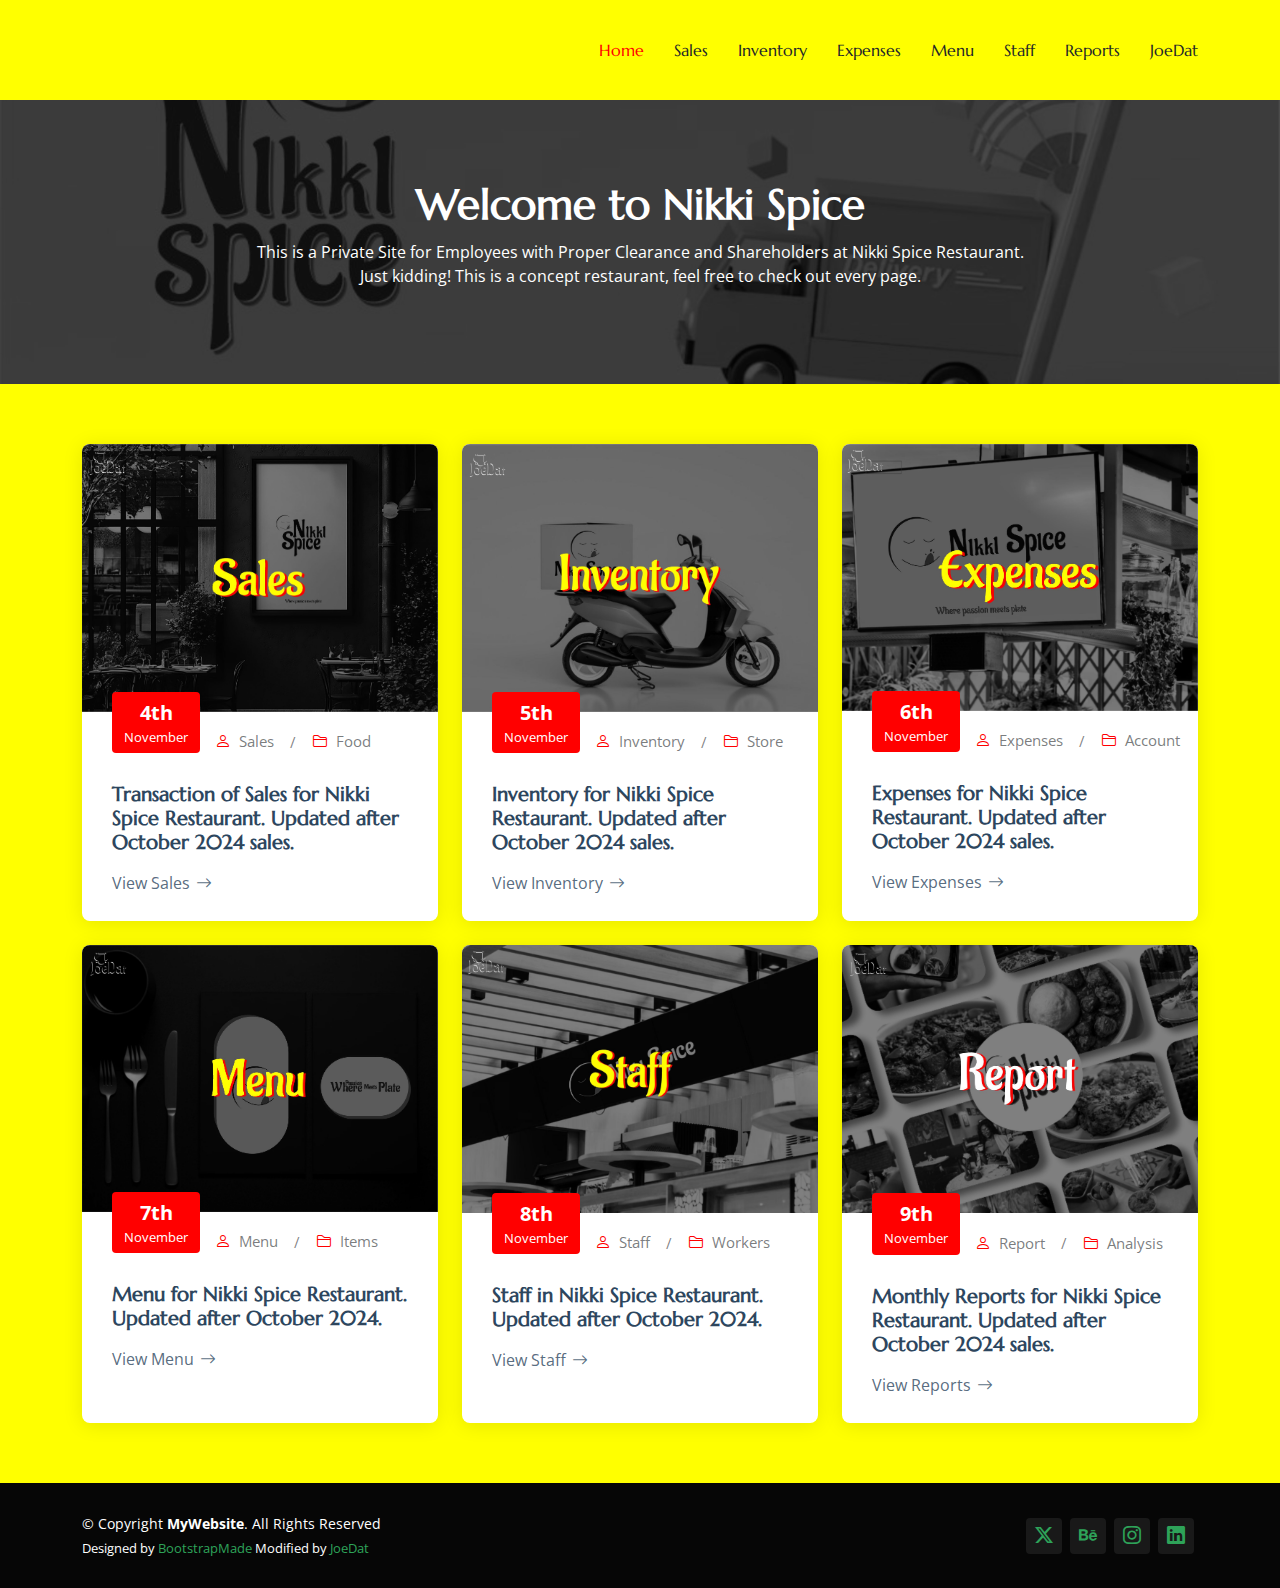
<file: index.html>
<!DOCTYPE html>
<html lang="en">

<head>
  <meta charset="utf-8">
  <meta content="width=device-width, initial-scale=1.0" name="viewport">
  <title>Nikki Spice - JoeDat</title>
  <meta name="description" content="">
  <meta name="keywords" content="">

  <!-- Favicons -->
  <link href="assets/img/logo2.svg" rel="icon">
  <link href="assets/img/logo2.svg" rel="apple-touch-icon">

  <!-- Fonts -->
  <link href="https://fonts.googleapis.com" rel="preconnect">
  <link href="https://fonts.gstatic.com" rel="preconnect" crossorigin>
  <link href="https://fonts.googleapis.com/css2?family=Open+Sans:ital,wght@0,300;0,400;0,500;0,600;0,700;0,800;1,300;1,400;1,500;1,600;1,700;1,800&family=Marcellus:wght@400&display=swap" rel="stylesheet">

  <!-- Vendor CSS Files -->
  <link href="assets/vendor/bootstrap/css/bootstrap.min.css" rel="stylesheet">
  <link href="assets/vendor/bootstrap-icons/bootstrap-icons.css" rel="stylesheet">
  <link href="assets/vendor/aos/aos.css" rel="stylesheet">
  <link href="assets/vendor/swiper/swiper-bundle.min.css" rel="stylesheet">
  <link href="assets/vendor/glightbox/css/glightbox.min.css" rel="stylesheet">

  <!-- Main CSS File -->
  <link href="assets/css/main.css" rel="stylesheet">

  <!-- =======================================================
  * Template Name: AgriCulture
  * Template URL: https://bootstrapmade.com/agriculture-bootstrap-website-template/
  * Updated: Aug 07 2024 with Bootstrap v5.3.3
  * Author: BootstrapMade.com
  * License: https://bootstrapmade.com/license/
  ======================================================== -->
</head>

<body class="blog-page">

  <header id="header" class="header d-flex align-items-center position-relative">
    <div class="container-fluid container-xl position-relative d-flex align-items-center justify-content-between">

      <a href="index.html" class="logo d-flex align-items-center">
        <!-- Uncomment the line below if you also wish to use an image logo -->
        <img src="assets/img/logo.svg" alt="AgriCulture">
        <!-- <h1 class="sitename">AgriCulture</h1>  -->
      </a>

      <nav id="navmenu" class="navmenu">
        <ul>
          <li><a href="index.html" class="active">Home</a></li>
          <li><a href="sales.html">Sales</a></li>
          <li><a href="inventory.html">Inventory</a></li>
          <li><a href="expenses.html">Expenses</a></li>
          <li><a href="menu.html">Menu</a></li>
		  <li><a href="staff.html">Staff</a></li>
		  <li><a href="reports.html">Reports</a></li>
		  <li><a href="https://mrjoedat.github.io/JoeDat/businessIntelligence.html">JoeDat</a></li>
          <!-- <li class="dropdown"><a href="#"><span>Dropdown</span> <i class="bi bi-chevron-down toggle-dropdown"></i></a>
            <ul>
              <li><a href="#">Dropdown 1</a></li>
              <li class="dropdown"><a href="#"><span>Deep Dropdown</span> <i class="bi bi-chevron-down toggle-dropdown"></i></a>
                <ul>
                  <li><a href="#">Deep Dropdown 1</a></li>
                  <li><a href="#">Deep Dropdown 2</a></li>
                  <li><a href="#">Deep Dropdown 3</a></li>
                  <li><a href="#">Deep Dropdown 4</a></li>
                  <li><a href="#">Deep Dropdown 5</a></li>
                </ul>
              </li>
              <li><a href="#">Dropdown 2</a></li>
              <li><a href="#">Dropdown 3</a></li>
              <li><a href="#">Dropdown 4</a></li>
            </ul>
          </li> -->
        </ul>
        <i class="mobile-nav-toggle d-xl-none bi bi-list"></i>
      </nav>

    </div>
  </header>

  <main class="main">

    <!-- Page Title -->
    <div class="page-title dark-background" data-aos="fade" style="background-image: url(assets/img/page-title-bg.jpg);">
      <div class="container position-relative">
        <h1>Welcome to Nikki Spice</h1>
        <p>
          This is a Private Site for Employees with Proper Clearance and Shareholders at Nikki Spice Restaurant.<br>Just kidding! This is a concept restaurant, feel free to check out every page.</p>
        <nav class="breadcrumbs">
          <!-- <ol>
            <li><a href="index.html">Home</a></li>
            <li class="current">Blog</li>
          </ol> -->
        </nav>
      </div>
    </div><!-- End Page Title -->

    <!-- Blog Posts 2 Section -->
    <section id="blog-posts-2" class="blog-posts-2 section">

      <div class="container">
        <div class="row gy-4">

          <div class="col-lg-4">
            <article class="position-relative h-100">

              <div class="post-img position-relative overflow-hidden">
                <img src="assets/img/blog/blog-1.jpg" class="img-fluid" alt="">
              </div>

              <div class="meta d-flex align-items-end">
                <span class="post-date"><span>4th</span>November</span>
                <div class="d-flex align-items-center">
                  <i class="bi bi-person"></i> <span class="ps-2">Sales</span>
                </div>
                <span class="px-3 text-black-50">/</span>
                <div class="d-flex align-items-center">
                  <i class="bi bi-folder2"></i> <span class="ps-2">Food</span>
                </div>
              </div>

              <div class="post-content d-flex flex-column">

                <h3 class="post-title">Transaction of Sales for Nikki Spice Restaurant. Updated after October 2024 sales.</h3>
                <a href="sales.html" class="readmore stretched-link"><span>View Sales</span><i class="bi bi-arrow-right"></i></a>

              </div>

            </article>
          </div><!-- End post list item -->

          <div class="col-lg-4">
            <article class="position-relative h-100">

              <div class="post-img position-relative overflow-hidden">
                <img src="assets/img/blog/blog-2.jpg" class="img-fluid" alt="">
              </div>

              <div class="meta d-flex align-items-end">
                <span class="post-date"><span>5th</span>November</span>
                <div class="d-flex align-items-center">
                  <i class="bi bi-person"></i> <span class="ps-2">Inventory</span>
                </div>
                <span class="px-3 text-black-50">/</span>
                <div class="d-flex align-items-center">
                  <i class="bi bi-folder2"></i> <span class="ps-2">Store</span>
                </div>
              </div>

              <div class="post-content d-flex flex-column">
                <h3 class="post-title">Inventory for Nikki Spice Restaurant. Updated after October 2024 sales.</h3>
                <a href="inventory.html" class="readmore stretched-link"><span>View Inventory</span><i class="bi bi-arrow-right"></i></a>
              </div>

            </article>
          </div><!-- End post list item -->

          <div class="col-lg-4">
            <article class="position-relative h-100">

              <div class="post-img position-relative overflow-hidden">
                <img src="assets/img/blog/blog-3.jpg" class="img-fluid" alt="">
              </div>
              <div class="meta d-flex align-items-end">
                <span class="post-date"><span>6th</span>November</span>
                <div class="d-flex align-items-center">
                  <i class="bi bi-person"></i> <span class="ps-2">Expenses</span>
                </div>
                <span class="px-3 text-black-50">/</span>
                <div class="d-flex align-items-center">
                  <i class="bi bi-folder2"></i> <span class="ps-2">Account</span>
                </div>
              </div>

              <div class="post-content d-flex flex-column">
                <h3 class="post-title">Expenses for Nikki Spice Restaurant. Updated after October 2024 sales.</h3>
                <a href="expenses.html" class="readmore stretched-link"><span>View Expenses</span><i class="bi bi-arrow-right"></i></a>
              </div>

            </article>
          </div><!-- End post list item -->

          <div class="col-lg-4">
            <article class="position-relative h-100">

              <div class="post-img position-relative overflow-hidden">
                <img src="assets/img/blog/blog-4.jpg" class="img-fluid" alt="">
              </div>
              <div class="meta d-flex align-items-end">
                <span class="post-date"><span>7th</span>November</span>
                <div class="d-flex align-items-center">
                  <i class="bi bi-person"></i> <span class="ps-2">Menu</span>
                </div>
                <span class="px-3 text-black-50">/</span>
                <div class="d-flex align-items-center">
                  <i class="bi bi-folder2"></i> <span class="ps-2">Items</span>
                </div>
              </div>

              <div class="post-content d-flex flex-column">
                <h3 class="post-title">Menu for Nikki Spice Restaurant. Updated after October 2024.</h3>
                <a href="menu.html" class="readmore stretched-link"><span>View Menu</span><i class="bi bi-arrow-right"></i></a>
              </div>

            </article>
          </div><!-- End post list item -->

          <div class="col-lg-4">
            <article class="position-relative h-100">

              <div class="post-img position-relative overflow-hidden">
                <img src="assets/img/blog/blog-5.jpg" class="img-fluid" alt="">
              </div>

              <div class="meta d-flex align-items-end">
                <span class="post-date"><span>8th</span>November</span>
                <div class="d-flex align-items-center">
                  <i class="bi bi-person"></i> <span class="ps-2">Staff</span>
                </div>
                <span class="px-3 text-black-50">/</span>
                <div class="d-flex align-items-center">
                  <i class="bi bi-folder2"></i> <span class="ps-2">Workers</span>
                </div>
              </div>

              <div class="post-content d-flex flex-column">

                <h3 class="post-title">Staff in Nikki Spice Restaurant. Updated after October 2024.</h3>
                <a href="staff.html" class="readmore stretched-link"><span>View Staff</span><i class="bi bi-arrow-right"></i></a>

              </div>

            </article>
          </div><!-- End post list item -->

          <div class="col-lg-4">
            <article class="position-relative h-100">

              <div class="post-img position-relative overflow-hidden">
                <img src="assets/img/blog/blog-6.jpg" class="img-fluid" alt="">
              </div>

              <div class="meta d-flex align-items-end">
                <span class="post-date"><span>9th</span>November</span>
                <div class="d-flex align-items-center">
                  <i class="bi bi-person"></i> <span class="ps-2">Report</span>
                </div>
                <span class="px-3 text-black-50">/</span>
                <div class="d-flex align-items-center">
                  <i class="bi bi-folder2"></i> <span class="ps-2">Analysis</span>
                </div>
              </div>

              <div class="post-content d-flex flex-column">

                <h3 class="post-title">Monthly Reports for Nikki Spice Restaurant. Updated after October 2024 sales.</h3>
                <a href="reports.html" class="readmore stretched-link"><span>View Reports</span><i class="bi bi-arrow-right"></i></a>

              </div>

            </article>
          </div><!-- End post list item -->

        </div>
      </div>

    </section><!-- /Blog Posts 2 Section -->

    <!-- Blog Pagination Section -->
    <!--<section id="blog-pagination" class="blog-pagination section">

      <div class="container">
        <div class="d-flex justify-content-center">
          <ul>
            <li><a href="#"><i class="bi bi-chevron-left"></i></a></li>
            <li><a href="#">1</a></li>
            <li><a href="#" class="active">2</a></li>
            <li><a href="#">3</a></li>
            <li><a href="#">4</a></li>
            <li>...</li>
            <li><a href="#">10</a></li>
            <li><a href="#"><i class="bi bi-chevron-right"></i></a></li>
          </ul>
        </div>
      </div>

    </section> /Blog Pagination Section -->

    <!-- Call To Action Section -->
    <!-- <section id="call-to-action" class="call-to-action section light-background">

      <div class="content">
        <div class="container">
          <div class="row align-items-center">
            <div class="col-lg-6">
              <h3>Subscribe To Our Newsletter</h3>
              <p class="opacity-50">
                Lorem ipsum dolor sit amet consectetur adipisicing elit.
                Nesciunt, reprehenderit!
              </p>
            </div>
            <div class="col-lg-6">
              <form action="forms/newsletter.php" class="form-subscribe php-email-form">
                <div class="form-group d-flex align-items-stretch">
                  <input type="email" name="email" class="form-control h-100" placeholder="Enter your e-mail">
                  <input type="submit" class="btn btn-secondary px-4" value="Subcribe">
                </div>
                <div class="loading">Loading</div>
                <div class="error-message"></div>
                <div class="sent-message">
                  Your subscription request has been sent. Thank you!
                </div>
              </form>
            </div>
          </div>
        </div>
      </div>
    </section> /Call To Action Section -->

  </main>

  <footer id="footer" class="footer dark-background">

    <!-- <div class="footer-top">
      <div class="container">
        <div class="row gy-4">
          <div class="col-lg-4 col-md-6 footer-about">
            <a href="index.html" class="logo d-flex align-items-center">
              <span class="sitename">AgriCulture</span>
            </a>
            <div class="footer-contact pt-3">
              <p>A108 Adam Street</p>
              <p>New York, NY 535022</p>
              <p class="mt-3"><strong>Phone:</strong> <span>+1 5589 55488 55</span></p>
              <p><strong>Email:</strong> <span>info@example.com</span></p>
            </div>
          </div>

          <div class="col-lg-2 col-md-3 footer-links">
            <h4>Useful Links</h4>
            <ul>
              <li><a href="#">Home</a></li>
              <li><a href="#">About us</a></li>
              <li><a href="#">Services</a></li>
              <li><a href="#">Terms of service</a></li>
              <li><a href="#">Privacy policy</a></li>
            </ul>
          </div>

          <div class="col-lg-2 col-md-3 footer-links">
            <h4>Our Services</h4>
            <ul>
              <li><a href="#">Web Design</a></li>
              <li><a href="#">Web Development</a></li>
              <li><a href="#">Product Management</a></li>
              <li><a href="#">Marketing</a></li>
              <li><a href="#">Graphic Design</a></li>
            </ul>
          </div>

          <div class="col-lg-2 col-md-3 footer-links">
            <h4>Hic solutasetp</h4>
            <ul>
              <li><a href="#">Molestiae accusamus iure</a></li>
              <li><a href="#">Excepturi dignissimos</a></li>
              <li><a href="#">Suscipit distinctio</a></li>
              <li><a href="#">Dilecta</a></li>
              <li><a href="#">Sit quas consectetur</a></li>
            </ul>
          </div>

          <div class="col-lg-2 col-md-3 footer-links">
            <h4>Nobis illum</h4>
            <ul>
              <li><a href="#">Ipsam</a></li>
              <li><a href="#">Laudantium dolorum</a></li>
              <li><a href="#">Dinera</a></li>
              <li><a href="#">Trodelas</a></li>
              <li><a href="#">Flexo</a></li>
            </ul>
          </div>

        </div>
      </div>
    </div> -->

    <div class="copyright text-center">
      <div class="container d-flex flex-column flex-lg-row justify-content-center justify-content-lg-between align-items-center">

        <div class="d-flex flex-column align-items-center align-items-lg-start">
          <div>
            © Copyright <strong><span>MyWebsite</span></strong>. All Rights Reserved
          </div>
          <div class="credits">
            <!-- All the links in the footer should remain intact. -->
            <!-- You can delete the links only if you purchased the pro version. -->
            <!-- Licensing information: https://bootstrapmade.com/license/ -->
            <!-- Purchase the pro version with working PHP/AJAX contact form: https://bootstrapmade.com/herobiz-bootstrap-business-template/ -->
            Designed by <a href="https://bootstrapmade.com/">BootstrapMade</a>  Modified by <a href="https://linktr.ee/joedat">JoeDat</a>
          </div>
        </div>

        <div class="social-links order-first order-lg-last mb-3 mb-lg-0">
          <a href="https://x.com/MrJoe_DAT?s=09"><i class="bi bi-twitter-x"></i></a>
          <a href="https://www.behance.net/mrjoedat"><i class="bi bi-behance"></i></a>
          <a href="https://www.instagram.com/mrjoe_dat/profilecard/?igsh=M3VnenJ0ZWtwcGRw"><i class="bi bi-instagram"></i></a>
          <a href="https://www.linkedin.com/in/joseph-olaitan-82bb94194?utm_source=share&utm_campaign=share_via&utm_content=profile&utm_medium=android_app"><i class="bi bi-linkedin"></i></a>
        </div>

      </div>
    </div>

  </footer>

  <!-- Scroll Top -->
  <a href="#" id="scroll-top" class="scroll-top d-flex align-items-center justify-content-center"><i class="bi bi-arrow-up-short"></i></a>

  <!-- Preloader -->
  <div id="preloader"></div>

  <!-- Vendor JS Files -->
  <script src="assets/vendor/bootstrap/js/bootstrap.bundle.min.js"></script>
  <script src="assets/vendor/php-email-form/validate.js"></script>
  <script src="assets/vendor/aos/aos.js"></script>
  <script src="assets/vendor/swiper/swiper-bundle.min.js"></script>
  <script src="assets/vendor/glightbox/js/glightbox.min.js"></script>

  <!-- Main JS File -->
  <script src="assets/js/main.js"></script>

</body>

</html>
</file>
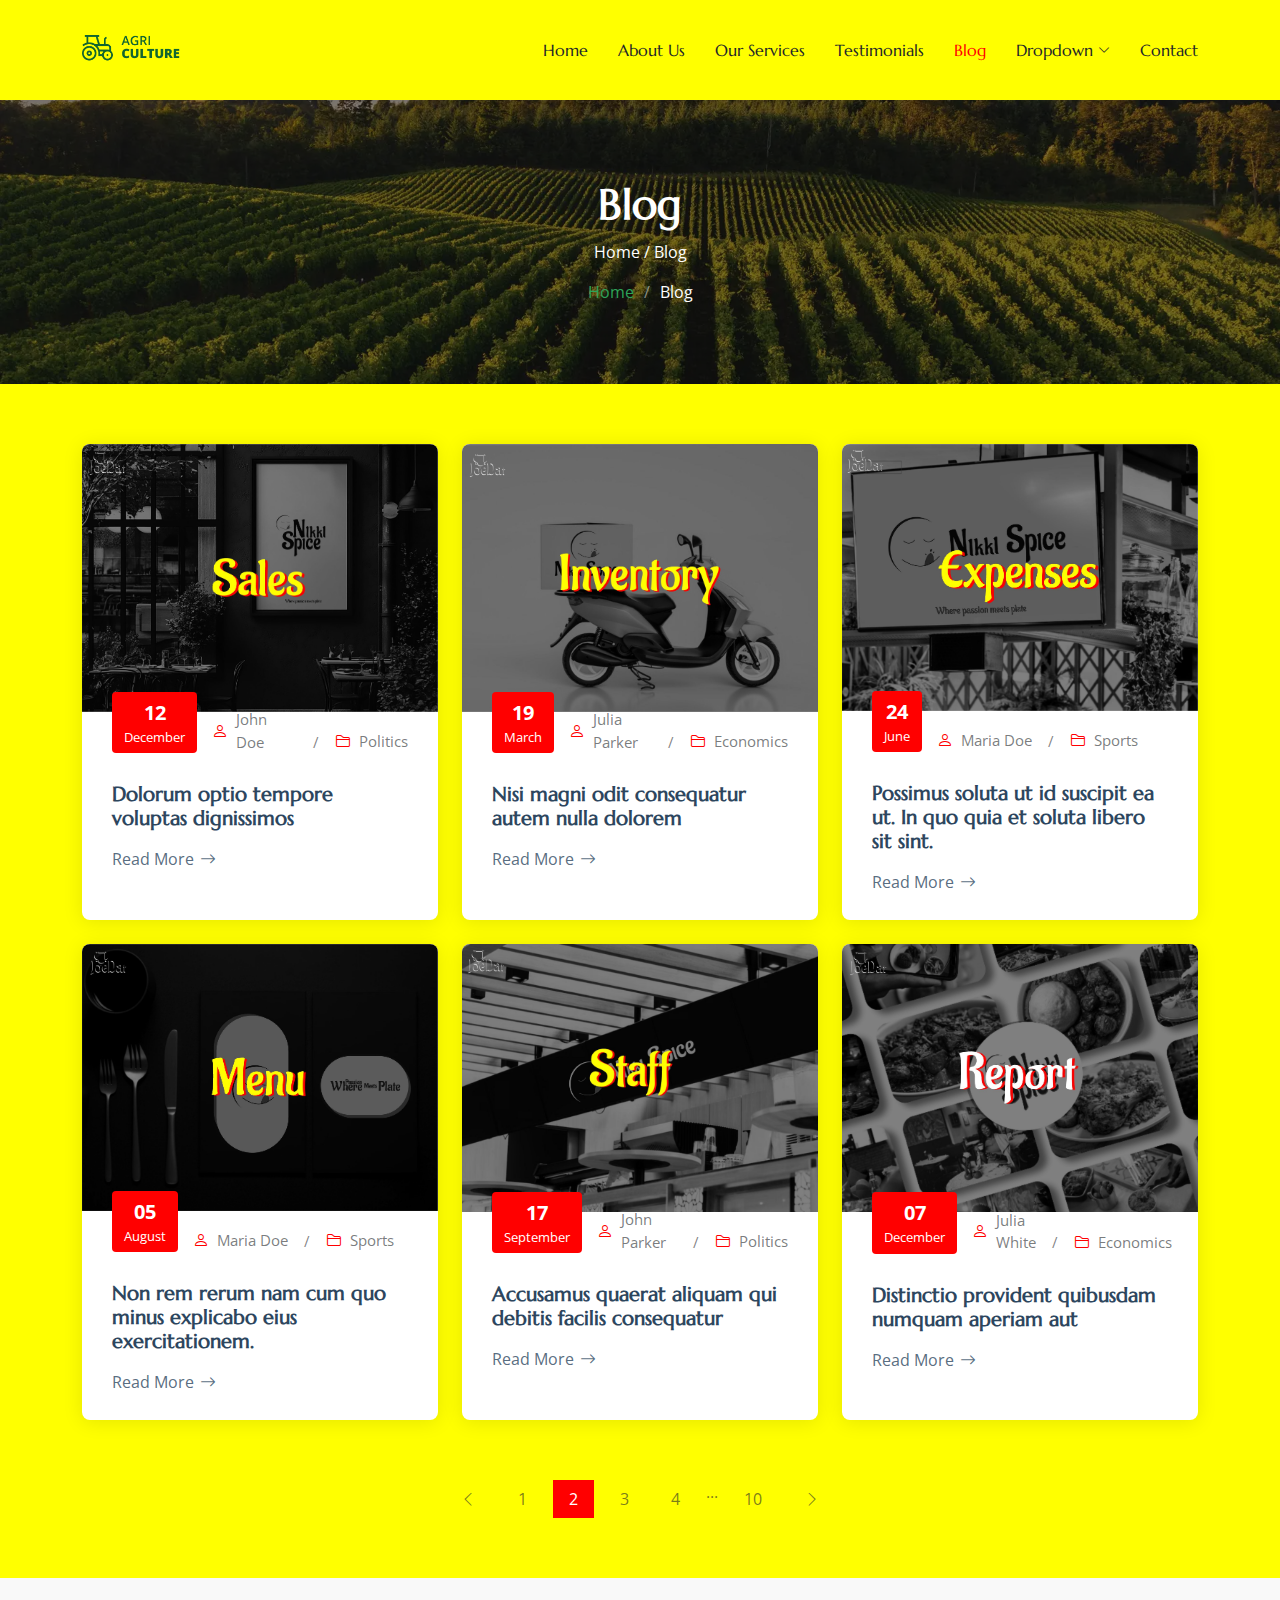
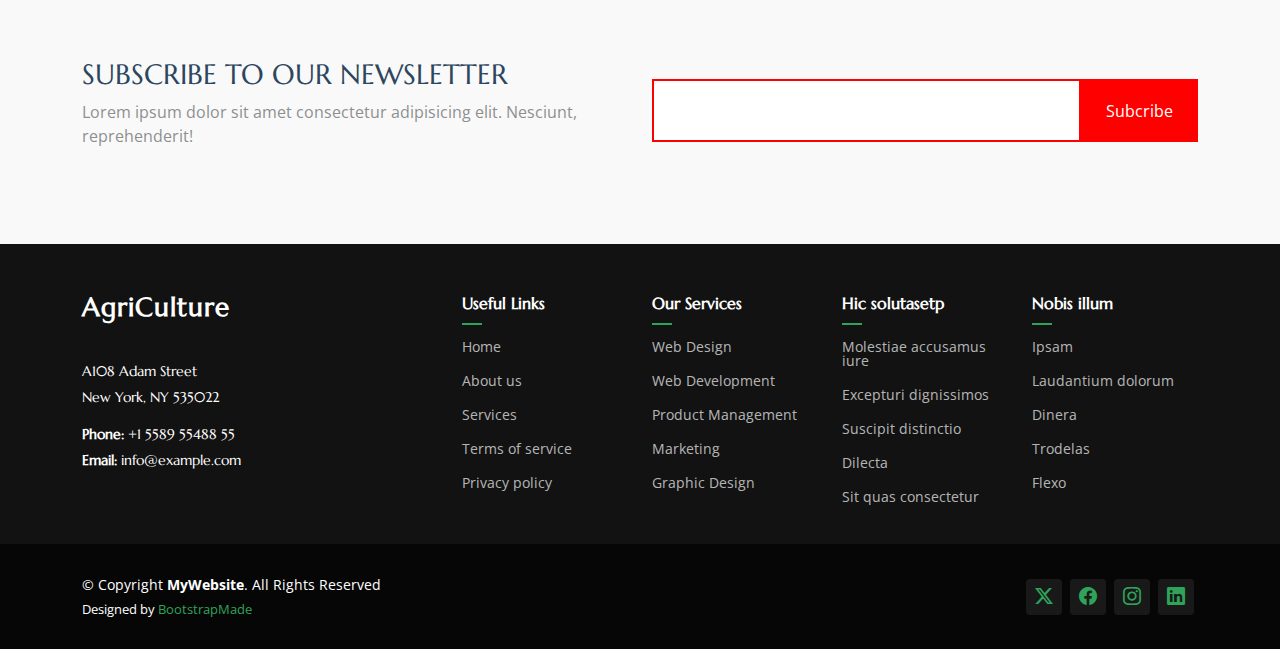
<file: blog.html>
<!DOCTYPE html>
<html lang="en">

<head>
  <meta charset="utf-8">
  <meta content="width=device-width, initial-scale=1.0" name="viewport">
  <title>Blog - AgriCulture Bootstrap Template</title>
  <meta name="description" content="">
  <meta name="keywords" content="">

  <!-- Favicons -->
  <link href="assets/img/favicon.png" rel="icon">
  <link href="assets/img/apple-touch-icon.png" rel="apple-touch-icon">

  <!-- Fonts -->
  <link href="https://fonts.googleapis.com" rel="preconnect">
  <link href="https://fonts.gstatic.com" rel="preconnect" crossorigin>
  <link href="https://fonts.googleapis.com/css2?family=Open+Sans:ital,wght@0,300;0,400;0,500;0,600;0,700;0,800;1,300;1,400;1,500;1,600;1,700;1,800&family=Marcellus:wght@400&display=swap" rel="stylesheet">

  <!-- Vendor CSS Files -->
  <link href="assets/vendor/bootstrap/css/bootstrap.min.css" rel="stylesheet">
  <link href="assets/vendor/bootstrap-icons/bootstrap-icons.css" rel="stylesheet">
  <link href="assets/vendor/aos/aos.css" rel="stylesheet">
  <link href="assets/vendor/swiper/swiper-bundle.min.css" rel="stylesheet">
  <link href="assets/vendor/glightbox/css/glightbox.min.css" rel="stylesheet">

  <!-- Main CSS File -->
  <link href="assets/css/main.css" rel="stylesheet">

  <!-- =======================================================
  * Template Name: AgriCulture
  * Template URL: https://bootstrapmade.com/agriculture-bootstrap-website-template/
  * Updated: Aug 07 2024 with Bootstrap v5.3.3
  * Author: BootstrapMade.com
  * License: https://bootstrapmade.com/license/
  ======================================================== -->
</head>

<body class="blog-page">

  <header id="header" class="header d-flex align-items-center position-relative">
    <div class="container-fluid container-xl position-relative d-flex align-items-center justify-content-between">

      <a href="index.html" class="logo d-flex align-items-center">
        <!-- Uncomment the line below if you also wish to use an image logo -->
        <img src="assets/img/logo.png" alt="AgriCulture">
        <!-- <h1 class="sitename">AgriCulture</h1>  -->
      </a>

      <nav id="navmenu" class="navmenu">
        <ul>
          <li><a href="index.html">Home</a></li>
          <li><a href="about.html">About Us</a></li>
          <li><a href="services.html">Our Services</a></li>
          <li><a href="testimonials.html">Testimonials</a></li>
          <li><a href="blog.html" class="active">Blog</a></li>
          <li class="dropdown"><a href="#"><span>Dropdown</span> <i class="bi bi-chevron-down toggle-dropdown"></i></a>
            <ul>
              <li><a href="#">Dropdown 1</a></li>
              <li class="dropdown"><a href="#"><span>Deep Dropdown</span> <i class="bi bi-chevron-down toggle-dropdown"></i></a>
                <ul>
                  <li><a href="#">Deep Dropdown 1</a></li>
                  <li><a href="#">Deep Dropdown 2</a></li>
                  <li><a href="#">Deep Dropdown 3</a></li>
                  <li><a href="#">Deep Dropdown 4</a></li>
                  <li><a href="#">Deep Dropdown 5</a></li>
                </ul>
              </li>
              <li><a href="#">Dropdown 2</a></li>
              <li><a href="#">Dropdown 3</a></li>
              <li><a href="#">Dropdown 4</a></li>
            </ul>
          </li>
          <li><a href="contact.html">Contact</a></li>
        </ul>
        <i class="mobile-nav-toggle d-xl-none bi bi-list"></i>
      </nav>

    </div>
  </header>

  <main class="main">

    <!-- Page Title -->
    <div class="page-title dark-background" data-aos="fade" style="background-image: url(assets/img/page-title-bg.webp);">
      <div class="container position-relative">
        <h1>Blog</h1>
        <p>
          Home
          /
          Blog</p>
        <nav class="breadcrumbs">
          <ol>
            <li><a href="index.html">Home</a></li>
            <li class="current">Blog</li>
          </ol>
        </nav>
      </div>
    </div><!-- End Page Title -->

    <!-- Blog Posts 2 Section -->
    <section id="blog-posts-2" class="blog-posts-2 section">

      <div class="container">
        <div class="row gy-4">

          <div class="col-lg-4">
            <article class="position-relative h-100">

              <div class="post-img position-relative overflow-hidden">
                <img src="assets/img/blog/blog-1.jpg" class="img-fluid" alt="">
              </div>

              <div class="meta d-flex align-items-end">
                <span class="post-date"><span>12</span>December</span>
                <div class="d-flex align-items-center">
                  <i class="bi bi-person"></i> <span class="ps-2">John Doe</span>
                </div>
                <span class="px-3 text-black-50">/</span>
                <div class="d-flex align-items-center">
                  <i class="bi bi-folder2"></i> <span class="ps-2">Politics</span>
                </div>
              </div>

              <div class="post-content d-flex flex-column">

                <h3 class="post-title">Dolorum optio tempore voluptas dignissimos</h3>
                <a href="blog-details.html" class="readmore stretched-link"><span>Read More</span><i class="bi bi-arrow-right"></i></a>

              </div>

            </article>
          </div><!-- End post list item -->

          <div class="col-lg-4">
            <article class="position-relative h-100">

              <div class="post-img position-relative overflow-hidden">
                <img src="assets/img/blog/blog-2.jpg" class="img-fluid" alt="">
              </div>

              <div class="meta d-flex align-items-end">
                <span class="post-date"><span>19</span>March</span>
                <div class="d-flex align-items-center">
                  <i class="bi bi-person"></i> <span class="ps-2">Julia Parker</span>
                </div>
                <span class="px-3 text-black-50">/</span>
                <div class="d-flex align-items-center">
                  <i class="bi bi-folder2"></i> <span class="ps-2">Economics</span>
                </div>
              </div>

              <div class="post-content d-flex flex-column">
                <h3 class="post-title">Nisi magni odit consequatur autem nulla dolorem</h3>
                <a href="blog-details.html" class="readmore stretched-link"><span>Read More</span><i class="bi bi-arrow-right"></i></a>
              </div>

            </article>
          </div><!-- End post list item -->

          <div class="col-lg-4">
            <article class="position-relative h-100">

              <div class="post-img position-relative overflow-hidden">
                <img src="assets/img/blog/blog-3.jpg" class="img-fluid" alt="">
              </div>
              <div class="meta d-flex align-items-end">
                <span class="post-date"><span>24</span>June</span>
                <div class="d-flex align-items-center">
                  <i class="bi bi-person"></i> <span class="ps-2">Maria Doe</span>
                </div>
                <span class="px-3 text-black-50">/</span>
                <div class="d-flex align-items-center">
                  <i class="bi bi-folder2"></i> <span class="ps-2">Sports</span>
                </div>
              </div>

              <div class="post-content d-flex flex-column">
                <h3 class="post-title">Possimus soluta ut id suscipit ea ut. In quo quia et soluta libero sit sint.</h3>
                <a href="blog-details.html" class="readmore stretched-link"><span>Read More</span><i class="bi bi-arrow-right"></i></a>
              </div>

            </article>
          </div><!-- End post list item -->

          <div class="col-lg-4">
            <article class="position-relative h-100">

              <div class="post-img position-relative overflow-hidden">
                <img src="assets/img/blog/blog-4.jpg" class="img-fluid" alt="">
              </div>
              <div class="meta d-flex align-items-end">
                <span class="post-date"><span>05</span>August</span>
                <div class="d-flex align-items-center">
                  <i class="bi bi-person"></i> <span class="ps-2">Maria Doe</span>
                </div>
                <span class="px-3 text-black-50">/</span>
                <div class="d-flex align-items-center">
                  <i class="bi bi-folder2"></i> <span class="ps-2">Sports</span>
                </div>
              </div>

              <div class="post-content d-flex flex-column">
                <h3 class="post-title">Non rem rerum nam cum quo minus explicabo eius exercitationem.</h3>
                <a href="blog-details.html" class="readmore stretched-link"><span>Read More</span><i class="bi bi-arrow-right"></i></a>
              </div>

            </article>
          </div><!-- End post list item -->

          <div class="col-lg-4">
            <article class="position-relative h-100">

              <div class="post-img position-relative overflow-hidden">
                <img src="assets/img/blog/blog-5.jpg" class="img-fluid" alt="">
              </div>

              <div class="meta d-flex align-items-end">
                <span class="post-date"><span>17</span>September</span>
                <div class="d-flex align-items-center">
                  <i class="bi bi-person"></i> <span class="ps-2">John Parker</span>
                </div>
                <span class="px-3 text-black-50">/</span>
                <div class="d-flex align-items-center">
                  <i class="bi bi-folder2"></i> <span class="ps-2">Politics</span>
                </div>
              </div>

              <div class="post-content d-flex flex-column">

                <h3 class="post-title">Accusamus quaerat aliquam qui debitis facilis consequatur</h3>
                <a href="blog-details.html" class="readmore stretched-link"><span>Read More</span><i class="bi bi-arrow-right"></i></a>

              </div>

            </article>
          </div><!-- End post list item -->

          <div class="col-lg-4">
            <article class="position-relative h-100">

              <div class="post-img position-relative overflow-hidden">
                <img src="assets/img/blog/blog-6.jpg" class="img-fluid" alt="">
              </div>

              <div class="meta d-flex align-items-end">
                <span class="post-date"><span>07</span>December</span>
                <div class="d-flex align-items-center">
                  <i class="bi bi-person"></i> <span class="ps-2">Julia White</span>
                </div>
                <span class="px-3 text-black-50">/</span>
                <div class="d-flex align-items-center">
                  <i class="bi bi-folder2"></i> <span class="ps-2">Economics</span>
                </div>
              </div>

              <div class="post-content d-flex flex-column">

                <h3 class="post-title">Distinctio provident quibusdam numquam aperiam aut</h3>
                <a href="blog-details.html" class="readmore stretched-link"><span>Read More</span><i class="bi bi-arrow-right"></i></a>

              </div>

            </article>
          </div><!-- End post list item -->

        </div>
      </div>

    </section><!-- /Blog Posts 2 Section -->

    <!-- Blog Pagination Section -->
    <section id="blog-pagination" class="blog-pagination section">

      <div class="container">
        <div class="d-flex justify-content-center">
          <ul>
            <li><a href="#"><i class="bi bi-chevron-left"></i></a></li>
            <li><a href="#">1</a></li>
            <li><a href="#" class="active">2</a></li>
            <li><a href="#">3</a></li>
            <li><a href="#">4</a></li>
            <li>...</li>
            <li><a href="#">10</a></li>
            <li><a href="#"><i class="bi bi-chevron-right"></i></a></li>
          </ul>
        </div>
      </div>

    </section><!-- /Blog Pagination Section -->

    <!-- Call To Action Section -->
    <section id="call-to-action" class="call-to-action section light-background">

      <div class="content">
        <div class="container">
          <div class="row align-items-center">
            <div class="col-lg-6">
              <h3>Subscribe To Our Newsletter</h3>
              <p class="opacity-50">
                Lorem ipsum dolor sit amet consectetur adipisicing elit.
                Nesciunt, reprehenderit!
              </p>
            </div>
            <div class="col-lg-6">
              <form action="forms/newsletter.php" class="form-subscribe php-email-form">
                <div class="form-group d-flex align-items-stretch">
                  <input type="email" name="email" class="form-control h-100" placeholder="Enter your e-mail">
                  <input type="submit" class="btn btn-secondary px-4" value="Subcribe">
                </div>
                <div class="loading">Loading</div>
                <div class="error-message"></div>
                <div class="sent-message">
                  Your subscription request has been sent. Thank you!
                </div>
              </form>
            </div>
          </div>
        </div>
      </div>
    </section><!-- /Call To Action Section -->

  </main>

  <footer id="footer" class="footer dark-background">

    <div class="footer-top">
      <div class="container">
        <div class="row gy-4">
          <div class="col-lg-4 col-md-6 footer-about">
            <a href="index.html" class="logo d-flex align-items-center">
              <span class="sitename">AgriCulture</span>
            </a>
            <div class="footer-contact pt-3">
              <p>A108 Adam Street</p>
              <p>New York, NY 535022</p>
              <p class="mt-3"><strong>Phone:</strong> <span>+1 5589 55488 55</span></p>
              <p><strong>Email:</strong> <span>info@example.com</span></p>
            </div>
          </div>

          <div class="col-lg-2 col-md-3 footer-links">
            <h4>Useful Links</h4>
            <ul>
              <li><a href="#">Home</a></li>
              <li><a href="#">About us</a></li>
              <li><a href="#">Services</a></li>
              <li><a href="#">Terms of service</a></li>
              <li><a href="#">Privacy policy</a></li>
            </ul>
          </div>

          <div class="col-lg-2 col-md-3 footer-links">
            <h4>Our Services</h4>
            <ul>
              <li><a href="#">Web Design</a></li>
              <li><a href="#">Web Development</a></li>
              <li><a href="#">Product Management</a></li>
              <li><a href="#">Marketing</a></li>
              <li><a href="#">Graphic Design</a></li>
            </ul>
          </div>

          <div class="col-lg-2 col-md-3 footer-links">
            <h4>Hic solutasetp</h4>
            <ul>
              <li><a href="#">Molestiae accusamus iure</a></li>
              <li><a href="#">Excepturi dignissimos</a></li>
              <li><a href="#">Suscipit distinctio</a></li>
              <li><a href="#">Dilecta</a></li>
              <li><a href="#">Sit quas consectetur</a></li>
            </ul>
          </div>

          <div class="col-lg-2 col-md-3 footer-links">
            <h4>Nobis illum</h4>
            <ul>
              <li><a href="#">Ipsam</a></li>
              <li><a href="#">Laudantium dolorum</a></li>
              <li><a href="#">Dinera</a></li>
              <li><a href="#">Trodelas</a></li>
              <li><a href="#">Flexo</a></li>
            </ul>
          </div>

        </div>
      </div>
    </div>

    <div class="copyright text-center">
      <div class="container d-flex flex-column flex-lg-row justify-content-center justify-content-lg-between align-items-center">

        <div class="d-flex flex-column align-items-center align-items-lg-start">
          <div>
            © Copyright <strong><span>MyWebsite</span></strong>. All Rights Reserved
          </div>
          <div class="credits">
            <!-- All the links in the footer should remain intact. -->
            <!-- You can delete the links only if you purchased the pro version. -->
            <!-- Licensing information: https://bootstrapmade.com/license/ -->
            <!-- Purchase the pro version with working PHP/AJAX contact form: https://bootstrapmade.com/herobiz-bootstrap-business-template/ -->
            Designed by <a href="https://bootstrapmade.com/">BootstrapMade</a>
          </div>
        </div>

        <div class="social-links order-first order-lg-last mb-3 mb-lg-0">
          <a href=""><i class="bi bi-twitter-x"></i></a>
          <a href=""><i class="bi bi-facebook"></i></a>
          <a href=""><i class="bi bi-instagram"></i></a>
          <a href=""><i class="bi bi-linkedin"></i></a>
        </div>

      </div>
    </div>

  </footer>

  <!-- Scroll Top -->
  <a href="#" id="scroll-top" class="scroll-top d-flex align-items-center justify-content-center"><i class="bi bi-arrow-up-short"></i></a>

  <!-- Preloader -->
  <div id="preloader"></div>

  <!-- Vendor JS Files -->
  <script src="assets/vendor/bootstrap/js/bootstrap.bundle.min.js"></script>
  <script src="assets/vendor/php-email-form/validate.js"></script>
  <script src="assets/vendor/aos/aos.js"></script>
  <script src="assets/vendor/swiper/swiper-bundle.min.js"></script>
  <script src="assets/vendor/glightbox/js/glightbox.min.js"></script>

  <!-- Main JS File -->
  <script src="assets/js/main.js"></script>

</body>

</html>
</file>
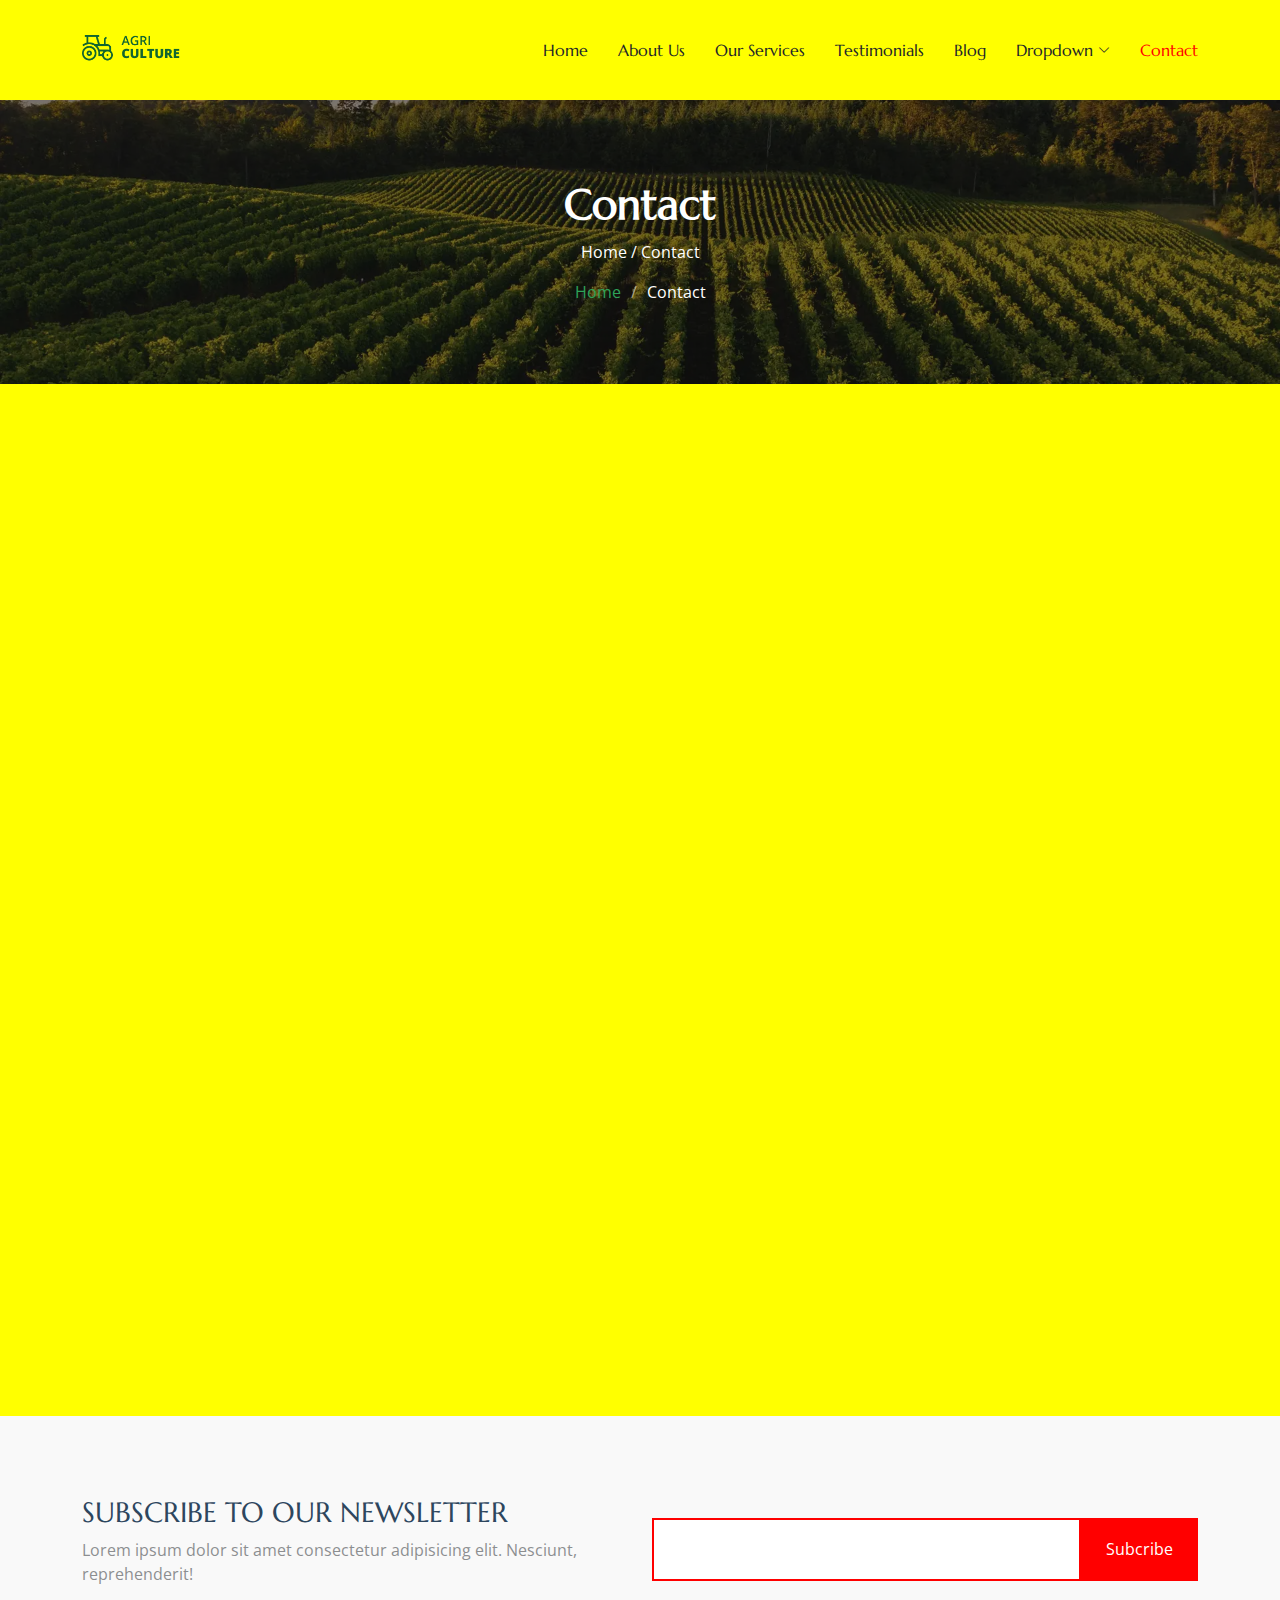
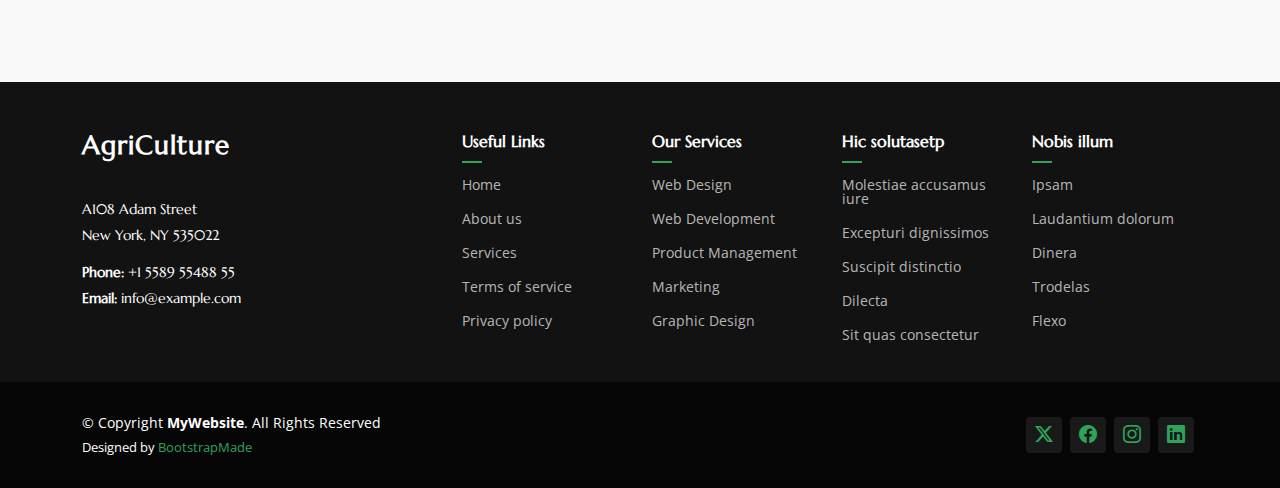
<file: contact.html>
<!DOCTYPE html>
<html lang="en">

<head>
  <meta charset="utf-8">
  <meta content="width=device-width, initial-scale=1.0" name="viewport">
  <title>Contact - AgriCulture Bootstrap Template</title>
  <meta name="description" content="">
  <meta name="keywords" content="">

  <!-- Favicons -->
  <link href="assets/img/favicon.png" rel="icon">
  <link href="assets/img/apple-touch-icon.png" rel="apple-touch-icon">

  <!-- Fonts -->
  <link href="https://fonts.googleapis.com" rel="preconnect">
  <link href="https://fonts.gstatic.com" rel="preconnect" crossorigin>
  <link href="https://fonts.googleapis.com/css2?family=Open+Sans:ital,wght@0,300;0,400;0,500;0,600;0,700;0,800;1,300;1,400;1,500;1,600;1,700;1,800&family=Marcellus:wght@400&display=swap" rel="stylesheet">

  <!-- Vendor CSS Files -->
  <link href="assets/vendor/bootstrap/css/bootstrap.min.css" rel="stylesheet">
  <link href="assets/vendor/bootstrap-icons/bootstrap-icons.css" rel="stylesheet">
  <link href="assets/vendor/aos/aos.css" rel="stylesheet">
  <link href="assets/vendor/swiper/swiper-bundle.min.css" rel="stylesheet">
  <link href="assets/vendor/glightbox/css/glightbox.min.css" rel="stylesheet">

  <!-- Main CSS File -->
  <link href="assets/css/main.css" rel="stylesheet">

  <!-- =======================================================
  * Template Name: AgriCulture
  * Template URL: https://bootstrapmade.com/agriculture-bootstrap-website-template/
  * Updated: Aug 07 2024 with Bootstrap v5.3.3
  * Author: BootstrapMade.com
  * License: https://bootstrapmade.com/license/
  ======================================================== -->
</head>

<body class="contact-page">

  <header id="header" class="header d-flex align-items-center position-relative">
    <div class="container-fluid container-xl position-relative d-flex align-items-center justify-content-between">

      <a href="index.html" class="logo d-flex align-items-center">
        <!-- Uncomment the line below if you also wish to use an image logo -->
        <img src="assets/img/logo.png" alt="AgriCulture">
        <!-- <h1 class="sitename">AgriCulture</h1>  -->
      </a>

      <nav id="navmenu" class="navmenu">
        <ul>
          <li><a href="index.html">Home</a></li>
          <li><a href="about.html">About Us</a></li>
          <li><a href="services.html">Our Services</a></li>
          <li><a href="testimonials.html">Testimonials</a></li>
          <li><a href="blog.html">Blog</a></li>
          <li class="dropdown"><a href="#"><span>Dropdown</span> <i class="bi bi-chevron-down toggle-dropdown"></i></a>
            <ul>
              <li><a href="#">Dropdown 1</a></li>
              <li class="dropdown"><a href="#"><span>Deep Dropdown</span> <i class="bi bi-chevron-down toggle-dropdown"></i></a>
                <ul>
                  <li><a href="#">Deep Dropdown 1</a></li>
                  <li><a href="#">Deep Dropdown 2</a></li>
                  <li><a href="#">Deep Dropdown 3</a></li>
                  <li><a href="#">Deep Dropdown 4</a></li>
                  <li><a href="#">Deep Dropdown 5</a></li>
                </ul>
              </li>
              <li><a href="#">Dropdown 2</a></li>
              <li><a href="#">Dropdown 3</a></li>
              <li><a href="#">Dropdown 4</a></li>
            </ul>
          </li>
          <li><a href="contact.html" class="active">Contact</a></li>
        </ul>
        <i class="mobile-nav-toggle d-xl-none bi bi-list"></i>
      </nav>

    </div>
  </header>

  <main class="main">

    <!-- Page Title -->
    <div class="page-title dark-background" data-aos="fade" style="background-image: url(assets/img/page-title-bg.webp);">
      <div class="container position-relative">
        <h1>Contact</h1>
        <p>
          Home
          /
          Contact
        </p>
        <nav class="breadcrumbs">
          <ol>
            <li><a href="index.html">Home</a></li>
            <li class="current">Contact</li>
          </ol>
        </nav>
      </div>
    </div><!-- End Page Title -->

    <!-- Contact Section -->
    <section id="contact" class="contact section">

      <div class="mb-5">
        <iframe style="width: 100%; height: 400px;" src="https://www.google.com/maps/embed?pb=!1m14!1m8!1m3!1d12097.433213460943!2d-74.0062269!3d40.7101282!3m2!1i1024!2i768!4f13.1!3m3!1m2!1s0x0%3A0xb89d1fe6bc499443!2sDowntown+Conference+Center!5e0!3m2!1smk!2sbg!4v1539943755621" frameborder="0" allowfullscreen=""></iframe>
      </div><!-- End Google Maps -->

      <div class="container" data-aos="fade">

        <div class="row gy-5 gx-lg-5">

          <div class="col-lg-4">

            <div class="info">
              <h3>Get in touch</h3>
              <p>Et id eius voluptates atque nihil voluptatem enim in tempore minima sit ad mollitia commodi minus.</p>

              <div class="info-item d-flex">
                <i class="bi bi-geo-alt flex-shrink-0"></i>
                <div>
                  <h4>Location:</h4>
                  <p>A108 Adam Street, New York, NY 535022</p>
                </div>
              </div><!-- End Info Item -->

              <div class="info-item d-flex">
                <i class="bi bi-envelope flex-shrink-0"></i>
                <div>
                  <h4>Email:</h4>
                  <p>info@example.com</p>
                </div>
              </div><!-- End Info Item -->

              <div class="info-item d-flex">
                <i class="bi bi-phone flex-shrink-0"></i>
                <div>
                  <h4>Call:</h4>
                  <p>+1 5589 55488 55</p>
                </div>
              </div><!-- End Info Item -->

            </div>

          </div>

          <div class="col-lg-8">
            <form action="forms/contact.php" method="post" role="form" class="php-email-form">
              <div class="row">
                <div class="col-md-6 form-group">
                  <input type="text" name="name" class="form-control" id="name" placeholder="Your Name" required="">
                </div>
                <div class="col-md-6 form-group mt-3 mt-md-0">
                  <input type="email" class="form-control" name="email" id="email" placeholder="Your Email" required="">
                </div>
              </div>
              <div class="form-group mt-3">
                <input type="text" class="form-control" name="subject" id="subject" placeholder="Subject" required="">
              </div>
              <div class="form-group mt-3">
                <textarea class="form-control" name="message" placeholder="Message" required=""></textarea>
              </div>
              <div class="my-3">
                <div class="loading">Loading</div>
                <div class="error-message"></div>
                <div class="sent-message">Your message has been sent. Thank you!</div>
              </div>
              <div class="text-center"><button type="submit">Send Message</button></div>
            </form>
          </div><!-- End Contact Form -->

        </div>

      </div>

    </section><!-- /Contact Section -->

    <!-- Call To Action Section -->
    <section id="call-to-action" class="call-to-action section light-background">

      <div class="content">
        <div class="container">
          <div class="row align-items-center">
            <div class="col-lg-6">
              <h3>Subscribe To Our Newsletter</h3>
              <p class="opacity-50">
                Lorem ipsum dolor sit amet consectetur adipisicing elit.
                Nesciunt, reprehenderit!
              </p>
            </div>
            <div class="col-lg-6">
              <form action="forms/newsletter.php" class="form-subscribe php-email-form">
                <div class="form-group d-flex align-items-stretch">
                  <input type="email" name="email" class="form-control h-100" placeholder="Enter your e-mail">
                  <input type="submit" class="btn btn-secondary px-4" value="Subcribe">
                </div>
                <div class="loading">Loading</div>
                <div class="error-message"></div>
                <div class="sent-message">
                  Your subscription request has been sent. Thank you!
                </div>
              </form>
            </div>
          </div>
        </div>
      </div>
    </section><!-- /Call To Action Section -->

  </main>

  <footer id="footer" class="footer dark-background">

    <div class="footer-top">
      <div class="container">
        <div class="row gy-4">
          <div class="col-lg-4 col-md-6 footer-about">
            <a href="index.html" class="logo d-flex align-items-center">
              <span class="sitename">AgriCulture</span>
            </a>
            <div class="footer-contact pt-3">
              <p>A108 Adam Street</p>
              <p>New York, NY 535022</p>
              <p class="mt-3"><strong>Phone:</strong> <span>+1 5589 55488 55</span></p>
              <p><strong>Email:</strong> <span>info@example.com</span></p>
            </div>
          </div>

          <div class="col-lg-2 col-md-3 footer-links">
            <h4>Useful Links</h4>
            <ul>
              <li><a href="#">Home</a></li>
              <li><a href="#">About us</a></li>
              <li><a href="#">Services</a></li>
              <li><a href="#">Terms of service</a></li>
              <li><a href="#">Privacy policy</a></li>
            </ul>
          </div>

          <div class="col-lg-2 col-md-3 footer-links">
            <h4>Our Services</h4>
            <ul>
              <li><a href="#">Web Design</a></li>
              <li><a href="#">Web Development</a></li>
              <li><a href="#">Product Management</a></li>
              <li><a href="#">Marketing</a></li>
              <li><a href="#">Graphic Design</a></li>
            </ul>
          </div>

          <div class="col-lg-2 col-md-3 footer-links">
            <h4>Hic solutasetp</h4>
            <ul>
              <li><a href="#">Molestiae accusamus iure</a></li>
              <li><a href="#">Excepturi dignissimos</a></li>
              <li><a href="#">Suscipit distinctio</a></li>
              <li><a href="#">Dilecta</a></li>
              <li><a href="#">Sit quas consectetur</a></li>
            </ul>
          </div>

          <div class="col-lg-2 col-md-3 footer-links">
            <h4>Nobis illum</h4>
            <ul>
              <li><a href="#">Ipsam</a></li>
              <li><a href="#">Laudantium dolorum</a></li>
              <li><a href="#">Dinera</a></li>
              <li><a href="#">Trodelas</a></li>
              <li><a href="#">Flexo</a></li>
            </ul>
          </div>

        </div>
      </div>
    </div>

    <div class="copyright text-center">
      <div class="container d-flex flex-column flex-lg-row justify-content-center justify-content-lg-between align-items-center">

        <div class="d-flex flex-column align-items-center align-items-lg-start">
          <div>
            © Copyright <strong><span>MyWebsite</span></strong>. All Rights Reserved
          </div>
          <div class="credits">
            <!-- All the links in the footer should remain intact. -->
            <!-- You can delete the links only if you purchased the pro version. -->
            <!-- Licensing information: https://bootstrapmade.com/license/ -->
            <!-- Purchase the pro version with working PHP/AJAX contact form: https://bootstrapmade.com/herobiz-bootstrap-business-template/ -->
            Designed by <a href="https://bootstrapmade.com/">BootstrapMade</a>
          </div>
        </div>

        <div class="social-links order-first order-lg-last mb-3 mb-lg-0">
          <a href=""><i class="bi bi-twitter-x"></i></a>
          <a href=""><i class="bi bi-facebook"></i></a>
          <a href=""><i class="bi bi-instagram"></i></a>
          <a href=""><i class="bi bi-linkedin"></i></a>
        </div>

      </div>
    </div>

  </footer>

  <!-- Scroll Top -->
  <a href="#" id="scroll-top" class="scroll-top d-flex align-items-center justify-content-center"><i class="bi bi-arrow-up-short"></i></a>

  <!-- Preloader -->
  <div id="preloader"></div>

  <!-- Vendor JS Files -->
  <script src="assets/vendor/bootstrap/js/bootstrap.bundle.min.js"></script>
  <script src="assets/vendor/php-email-form/validate.js"></script>
  <script src="assets/vendor/aos/aos.js"></script>
  <script src="assets/vendor/swiper/swiper-bundle.min.js"></script>
  <script src="assets/vendor/glightbox/js/glightbox.min.js"></script>

  <!-- Main JS File -->
  <script src="assets/js/main.js"></script>

</body>

</html>
</file>
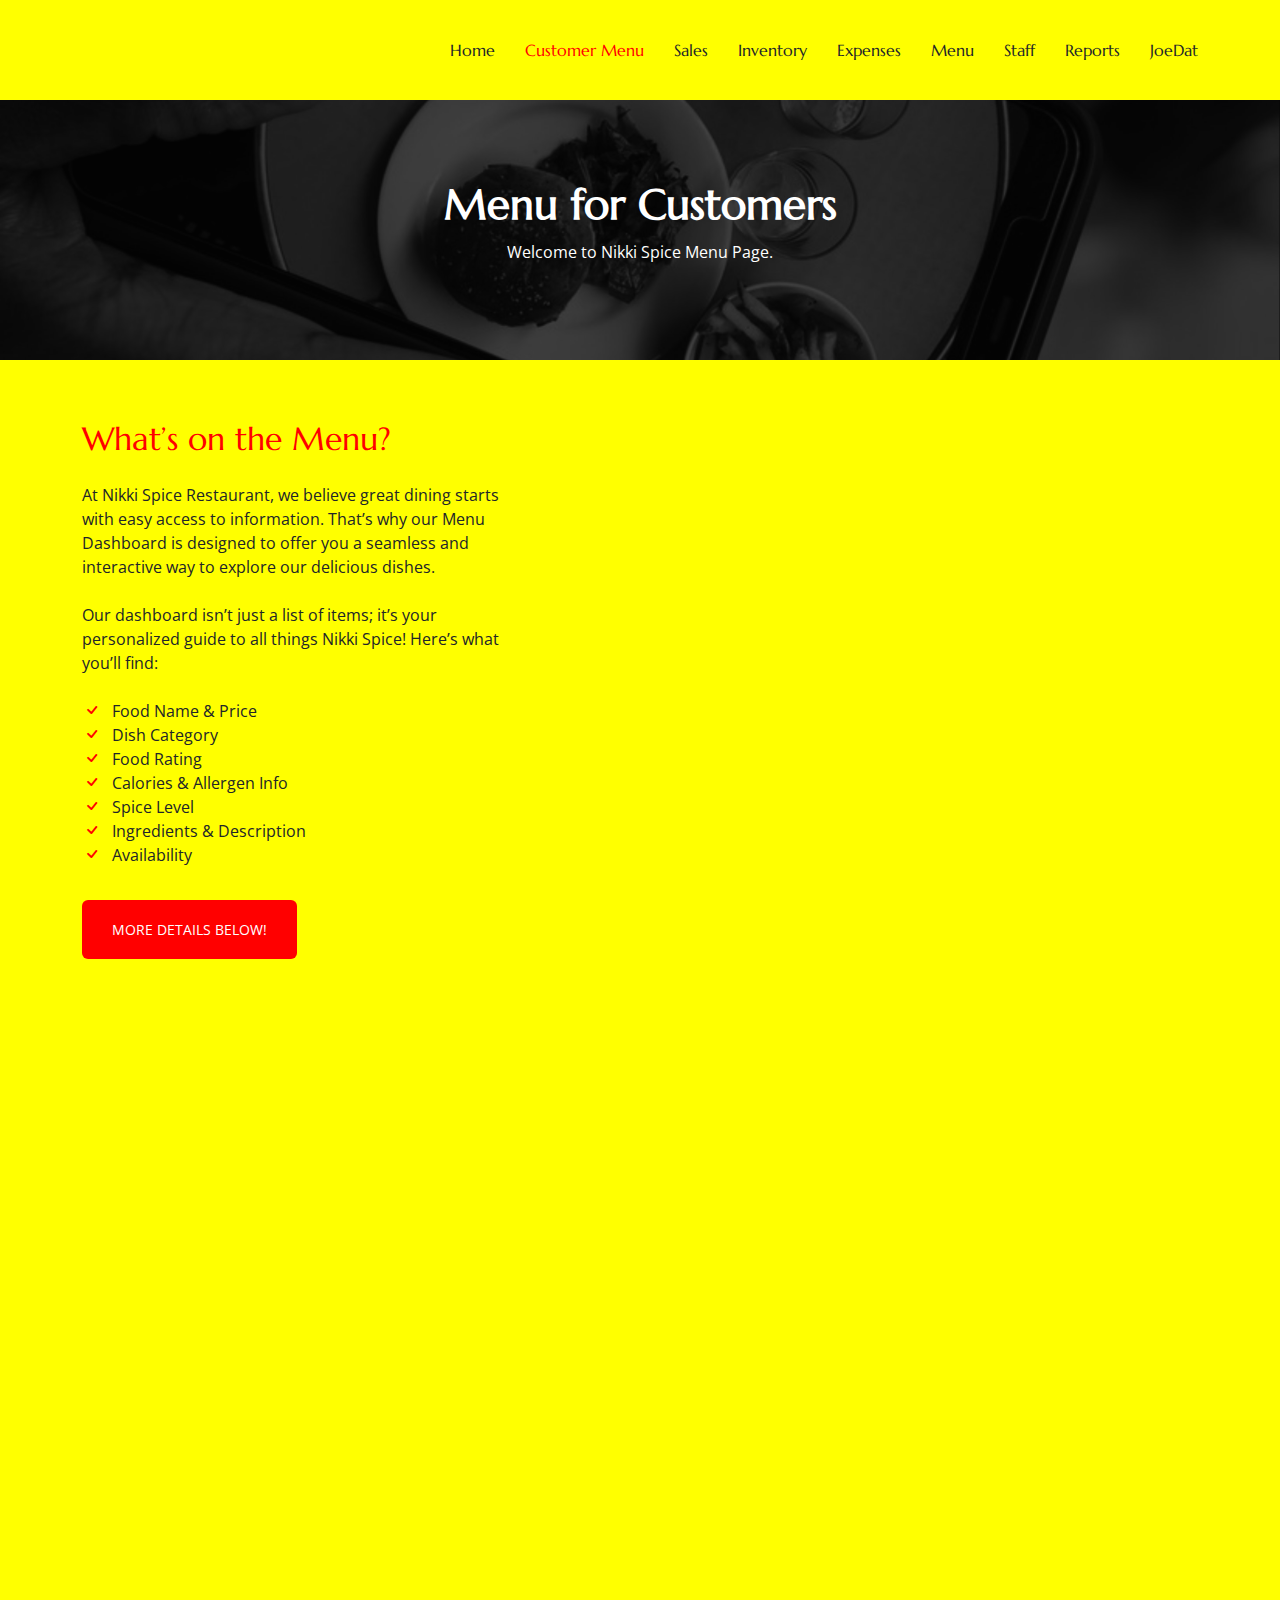
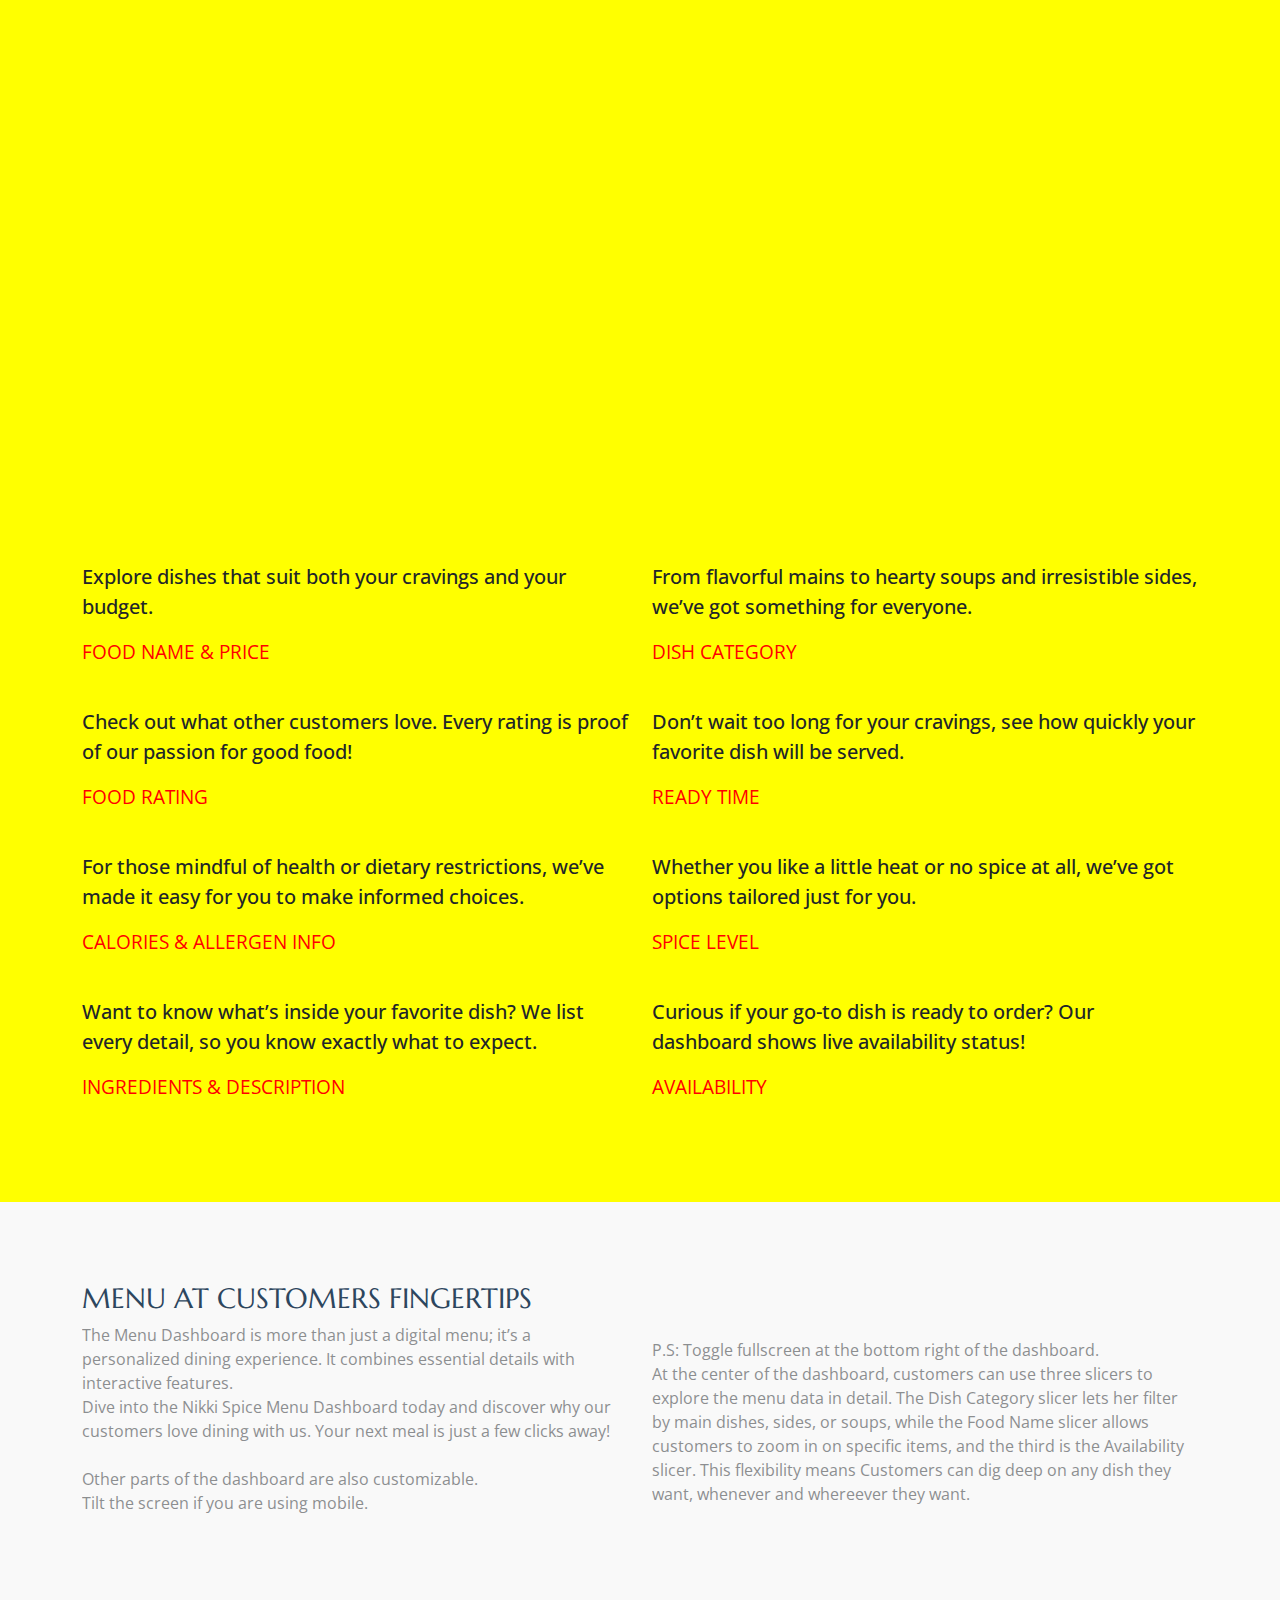
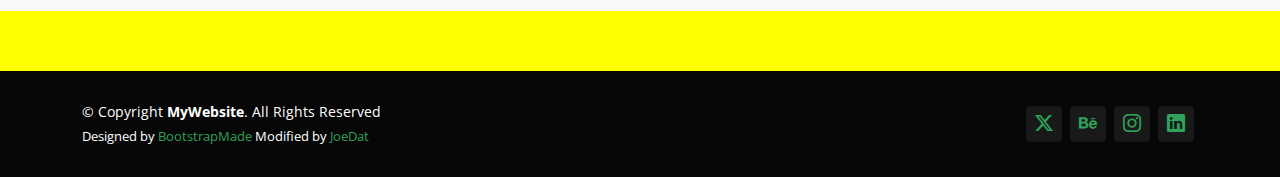
<file: custMenu.html>
<!DOCTYPE html>
<html lang="en">

<head>
  <meta charset="utf-8">
  <meta content="width=device-width, initial-scale=1.0" name="viewport">
  <title>Menu - Nikki Spice - JoeDat</title>
  <meta name="description" content="">
  <meta name="keywords" content="">

  <!-- Favicons -->
  <link href="assets/img/logo2.svg" rel="icon">
  <link href="assets/img/logo2.svg" rel="apple-touch-icon">

  <!-- Fonts -->
  <link href="https://fonts.googleapis.com" rel="preconnect">
  <link href="https://fonts.gstatic.com" rel="preconnect" crossorigin>
  <link href="https://fonts.googleapis.com/css2?family=Open+Sans:ital,wght@0,300;0,400;0,500;0,600;0,700;0,800;1,300;1,400;1,500;1,600;1,700;1,800&family=Marcellus:wght@400&display=swap" rel="stylesheet">

  <!-- Vendor CSS Files -->
  <link href="assets/vendor/bootstrap/css/bootstrap.min.css" rel="stylesheet">
  <link href="assets/vendor/bootstrap-icons/bootstrap-icons.css" rel="stylesheet">
  <link href="assets/vendor/aos/aos.css" rel="stylesheet">
  <link href="assets/vendor/swiper/swiper-bundle.min.css" rel="stylesheet">
  <link href="assets/vendor/glightbox/css/glightbox.min.css" rel="stylesheet">

  <!-- Main CSS File -->
  <link href="assets/css/main.css" rel="stylesheet">

  <!-- =======================================================
  * Template Name: AgriCulture
  * Template URL: https://bootstrapmade.com/agriculture-bootstrap-website-template/
  * Updated: Aug 07 2024 with Bootstrap v5.3.3
  * Author: BootstrapMade.com
  * License: https://bootstrapmade.com/license/
  ======================================================== -->
</head>

<body class="about-page">

  <header id="header" class="header d-flex align-items-center position-relative">
    <div class="container-fluid container-xl position-relative d-flex align-items-center justify-content-between">

      <a href="index.html" class="logo d-flex align-items-center">
        <!-- Uncomment the line below if you also wish to use an image logo -->
        <img src="assets/img/logo.svg" alt="AgriCulture">
        <!-- <h1 class="sitename">AgriCulture</h1>  -->
      </a>

      <nav id="navmenu" class="navmenu">
        <ul>
          <li><a href="index.html">Home</a></li>
		  <li><a href="custMenu.html" class="active">Customer Menu</a></li>
          <li><a href="sales.html">Sales</a></li>
          <li><a href="inventory.html">Inventory</a></li>
          <li><a href="expenses.html">Expenses</a></li>
          <li><a href="menu.html">Menu</a></li>
		  <li><a href="staff.html">Staff</a></li>
		  <li><a href="reports.html">Reports</a></li>
		  <li><a href="https://mrjoedat.github.io/JoeDat/businessIntelligence.html">JoeDat</a></li>
          <!-- <li class="dropdown"><a href="#"><span>Dropdown</span> <i class="bi bi-chevron-down toggle-dropdown"></i></a>
            <ul>
              <li><a href="#">Dropdown 1</a></li>
              <li class="dropdown"><a href="#"><span>Deep Dropdown</span> <i class="bi bi-chevron-down toggle-dropdown"></i></a>
                <ul>
                  <li><a href="#">Deep Dropdown 1</a></li>
                  <li><a href="#">Deep Dropdown 2</a></li>
                  <li><a href="#">Deep Dropdown 3</a></li>
                  <li><a href="#">Deep Dropdown 4</a></li>
                  <li><a href="#">Deep Dropdown 5</a></li>
                </ul>
              </li>
              <li><a href="#">Dropdown 2</a></li>
              <li><a href="#">Dropdown 3</a></li>
              <li><a href="#">Dropdown 4</a></li>
            </ul>
          </li> -->
        </ul>
        <i class="mobile-nav-toggle d-xl-none bi bi-list"></i>
      </nav>

    </div>
  </header>

  <main class="main">

    <!-- Page Title -->
    <div class="page-title dark-background" data-aos="fade" style="background-image: url(assets/img/menu_title.jpg);">
      <div class="container position-relative">
        <h1>Menu for Customers</h1>
        <p>Welcome to Nikki Spice Menu Page.</p>
        <!-- <nav class="breadcrumbs">
          <ol>
            <li><a href="index.html">Home</a></li>
            <li class="current">About</li>
          </ol>
        </nav> -->
      </div>
    </div><!-- End Page Title -->

    <!-- About 3 Section -->
<section id="about-3" class="about-3 section">

  <div class="container">
    <div class="row gy-4 justify-content-between align-items-center">

      <!-- Left Content -->
      <div class="col-lg-5 order-lg-1" data-aos="fade-up" data-aos-delay="100">
        <h2 class="content-title mb-4">What’s on the Menu?</h2>
        <p class="mb-4">
          At Nikki Spice Restaurant, we believe great dining starts with easy access to information. That’s why our Menu Dashboard is designed to offer you a seamless and interactive way to explore our delicious dishes.<br><br>Our dashboard isn’t just a list of items; it’s your personalized guide to all things Nikki Spice! Here’s what you’ll find:<br>
        </p>
        <ul class="list-unstyled list-check">
          <li>Food Name & Price</li>
          <li>Dish Category</li>
          <li>Food Rating</li>
          <li>Calories & Allergen Info</li>
          <li>Spice Level</li>
          <li>Ingredients & Description</li>
          <li>Availability</li>
        </ul>
        <p><a class="btn-cta">More Details Below!</a></p>
      </div>

      <!-- Right Content -->
      <div class="col-lg-6 order-lg-2 position-relative" data-aos="zoom-out">
        <div class="video-container">
          <iframe 
            src="https://www.youtube.com/embed/3L_qIAwl9Mc?rel=0&autoplay=0" 
            title="YouTube video player" 
            frameborder="0" 
            allow="accelerometer; autoplay; clipboard-write; encrypted-media; gyroscope; picture-in-picture" 
            allowfullscreen>
          </iframe>
        </div>
      </div>

    </div>
  </div>

</section><!-- /About 3 Section -->


    <!-- Team Section -->
    <!--<section class="team-15 team section" id="team">
       Section Title -->
      <!--<div class="container section-title" data-aos="fade-up">
        <h2>Team</h2>
        <p>Necessitatibus eius consequatur</p>
      </div> End Section Title -->

      <!--<div class="content">
        <div class="container">

          <div class="row">
            <div class="col-lg-3 col-md-6 mb-4">
              <div class="person">
                <figure>
                  <img src="assets/img/team/team-1.jpg" alt="Image" class="img-fluid">
                  <div class="social">
                    <a href="#"><span class="bi bi-facebook"></span></a>
                    <a href="#"><span class="bi bi-twitter-x"></span></a>
                    <a href="#"><span class="bi bi-linkedin"></span></a>
                  </div>
                </figure>
                <div class="person-contents">
                  <h3>Joshua Stefan</h3>
                  <span class="position">Farmer</span>
                </div>
              </div>
            </div>

            <div class="col-lg-3 col-md-6 mb-4">
              <div class="person">
                <figure>
                  <img src="assets/img/team/team-2.jpg" alt="Image" class="img-fluid">
                  <div class="social">
                    <a href="#"><span class="bi bi-facebook"></span></a>
                    <a href="#"><span class="bi bi-twitter-x"></span></a>
                    <a href="#"><span class="bi bi-linkedin"></span></a>
                  </div>
                </figure>
                <div class="person-contents">
                  <h3>Sheena Anderson</h3>
                  <span class="position">Marketing</span>
                </div>
              </div>
            </div>

            <div class="col-lg-3 col-md-6 mb-4">
              <div class="person">
                <figure>
                  <img src="assets/img/team/team-3.jpg" alt="Image" class="img-fluid">
                  <div class="social">
                    <a href="#"><span class="bi bi-facebook"></span></a>
                    <a href="#"><span class="bi bi-twitter-x"></span></a>
                    <a href="#"><span class="bi bi-linkedin"></span></a>
                  </div>
                </figure>
                <div class="person-contents">
                  <h3>Evan Smith</h3>
                  <span class="position">Content</span>
                </div>
              </div>
            </div>

            <div class="col-lg-3 col-md-6 mb-4">
              <div class="person">
                <figure>
                  <img src="assets/img/team/team-4.jpg" alt="Image" class="img-fluid">
                  <div class="social">
                    <a href="#"><span class="bi bi-facebook"></span></a>
                    <a href="#"><span class="bi bi-twitter-x"></span></a>
                    <a href="#"><span class="bi bi-linkedin"></span></a>
                  </div>
                </figure>
                <div class="person-contents">
                  <h3>Kaylie Jones</h3>
                  <span class="position">Accountant</span>
                </div>
              </div>
            </div>

          </div>
        </div>
      </div>

    </section> /Team Section -->
	
<!-- Power BI Dashboard Section -->
<section class="dashboard-section section" id="dashboard">
  <div class="container section-title" data-aos="fade-up">
    <h2>Menu Dashboard</h2>
    <p>Tilt Screen if Using Mobile and Toggle FullScreen at the Bottom Left of the Dashboard</p>
	<p>(November 2024)</p>
  </div>

  <div class="content">
    <div class="container">
      <div class="row justify-content-center">
        <div class="col-lg-10 dashboard-iframe-container">
          <!-- Power BI Embedded Dashboard -->
          <iframe title="salesTransaction" class="responsive-iframe" src="https://app.powerbi.com/view?r=eyJrIjoiYzMzYTg3NGMtMWM4Zi00MTdkLTk0NjItYWQ5NTk2ODdkMmQyIiwidCI6IjkzNmU0OWM0LTJiOTAtNDE2Zi04OWJmLTk3MjVmYWNiNzIxNiJ9" frameborder="0" allowFullScreen="true"></iframe>
        </div>
      </div>
    </div>
  </div>
</section>


    <!-- Services Section -->
    <section id="services" class="services section">
	
	      <!-- Testimonials Section -->
    <section class="testimonials-12 testimonials section" id="testimonials">
      <!-- Section Title -->
      <div class="container section-title" data-aos="fade-up">
        <h2>More Info on Visuals</h2>
        <p>Tip: Take your time to explore the Dashboard.</p>
      </div><!-- End Section Title -->

      <div class="testimonial-wrap">
        <div class="container">
          <div class="row">
            <div class="col-md-6 mb-4 mb-md-4">
              <div class="testimonial">
                <!--<img src="assets/img/testimonials/testimonials-1.jpg" alt="Testimonial author">-->
                <blockquote>
                  <p>
                    Explore dishes that suit both your cravings and your budget.
                  </p>
                </blockquote>
                <p class="client-name">Food Name & Price</p>
              </div>
            </div>
            <div class="col-md-6 mb-4 mb-md-4">
              <div class="testimonial">
                <!--<img src="assets/img/testimonials/testimonials-2.jpg" alt="Testimonial author">-->
                <blockquote>
                  <p>
                    From flavorful mains to hearty soups and irresistible sides, we’ve got something for everyone.
                  </p>
                </blockquote>
                <p class="client-name">Dish Category</p>
              </div>
            </div>
			<div class="col-md-6 mb-4 mb-md-4">
              <div class="testimonial">
                <!--<img src="assets/img/testimonials/testimonials-1.jpg" alt="Testimonial author">-->
                <blockquote>
                  <p>
                    Check out what other customers love. Every rating is proof of our passion for good food!
                  </p>
                </blockquote>
                <p class="client-name">Food Rating</p>
              </div>
            </div>
            <div class="col-md-6 mb-4 mb-md-4">
              <div class="testimonial">
                <!--<img src="assets/img/testimonials/testimonials-2.jpg" alt="Testimonial author">-->
                <blockquote>
                  <p>
                    Don’t wait too long for your cravings, see how quickly your favorite dish will be served.
                  </p>
                </blockquote>
                <p class="client-name">Ready Time</p>
              </div>
            </div>
			<div class="col-md-6 mb-4 mb-md-4">
              <div class="testimonial">
                <!--<img src="assets/img/testimonials/testimonials-1.jpg" alt="Testimonial author">-->
                <blockquote>
                  <p>
                    For those mindful of health or dietary restrictions, we’ve made it easy for you to make informed choices.
                  </p>
                </blockquote>
                <p class="client-name">Calories & Allergen Info</p>
              </div>
            </div>
            <div class="col-md-6 mb-4 mb-md-4">
              <div class="testimonial">
                <!--<img src="assets/img/testimonials/testimonials-2.jpg" alt="Testimonial author">-->
                <blockquote>
                  <p>
                    Whether you like a little heat or no spice at all, we’ve got options tailored just for you.
                  </p>
                </blockquote>
                <p class="client-name">Spice Level</p>
              </div>
            </div>
			<div class="col-md-6 mb-4 mb-md-4">
              <div class="testimonial">
                <!--<img src="assets/img/testimonials/testimonials-1.jpg" alt="Testimonial author">-->
                <blockquote>
                  <p>
                    Want to know what’s inside your favorite dish? We list every detail, so you know exactly what to expect.
                  </p>
                </blockquote>
                <p class="client-name">Ingredients & Description</p>
              </div>
            </div>
            <div class="col-md-6 mb-4 mb-md-4">
              <div class="testimonial">
                <!--<img src="assets/img/testimonials/testimonials-2.jpg" alt="Testimonial author">-->
                <blockquote>
                  <p>
                    Curious if your go-to dish is ready to order? Our dashboard shows live availability status!
                  </p>
                </blockquote>
                <p class="client-name">Availability</p>
              </div>
            </div>
          </div>
        </div>
      </div>
    </section><!-- /Testimonials Section -->

    <!-- Call To Action Section -->
    <section id="call-to-action" class="call-to-action section light-background">

      <div class="content">
        <div class="container">
          <div class="row align-items-center">
            <div class="col-lg-6">
              <h3>Menu at Customers Fingertips</h3>
              <p class="opacity-50">
                The Menu Dashboard is more than just a digital menu; it’s a personalized dining experience. It combines essential details with interactive features.
				<br>Dive into the Nikki Spice Menu Dashboard today and discover why our customers love dining with us. Your next meal is just a few clicks away!<br><br>Other parts of the dashboard are also customizable.<br>Tilt the screen if you are using mobile.
              </p>
            </div>
             <div class="col-lg-6">
			 <p class="opacity-50">
                <br><br>P.S: Toggle fullscreen at the bottom right of the dashboard.
				<br>At the center of the dashboard, customers can use three slicers to explore the menu data in detail. The Dish Category slicer lets her filter by main dishes, sides, or soups, while the Food Name slicer allows customers to zoom in on specific items, and the third is the Availability slicer. This flexibility means Customers can dig deep on any dish they want, whenever and whereever they want.
              </p>
              <!--<form action="forms/newsletter.php" class="form-subscribe php-email-form">
                <div class="form-group d-flex align-items-stretch">
                  <input type="email" name="email" class="form-control h-100" placeholder="Enter your e-mail">
                  <input type="submit" class="btn btn-secondary px-4" value="Subcribe">
                </div>
                <div class="loading">Loading</div>
                <div class="error-message"></div>
                <div class="sent-message">
                  Your subscription request has been sent. Thank you!
                </div>
              </form>
            </div> -->
          </div>
        </div>
      </div>
    </section><!-- /Call To Action Section -->

  </main>

  <footer id="footer" class="footer dark-background">

    <!-- <div class="footer-top">
      <div class="container">
        <div class="row gy-4">
          <div class="col-lg-4 col-md-6 footer-about">
            <a href="index.html" class="logo d-flex align-items-center">
              <span class="sitename">AgriCulture</span>
            </a>
            <div class="footer-contact pt-3">
              <p>A108 Adam Street</p>
              <p>New York, NY 535022</p>
              <p class="mt-3"><strong>Phone:</strong> <span>+1 5589 55488 55</span></p>
              <p><strong>Email:</strong> <span>info@example.com</span></p>
            </div>
          </div>

          <div class="col-lg-2 col-md-3 footer-links">
            <h4>Useful Links</h4>
            <ul>
              <li><a href="#">Home</a></li>
              <li><a href="#">About us</a></li>
              <li><a href="#">Services</a></li>
              <li><a href="#">Terms of service</a></li>
              <li><a href="#">Privacy policy</a></li>
            </ul>
          </div>

          <div class="col-lg-2 col-md-3 footer-links">
            <h4>Our Services</h4>
            <ul>
              <li><a href="#">Web Design</a></li>
              <li><a href="#">Web Development</a></li>
              <li><a href="#">Product Management</a></li>
              <li><a href="#">Marketing</a></li>
              <li><a href="#">Graphic Design</a></li>
            </ul>
          </div>

          <div class="col-lg-2 col-md-3 footer-links">
            <h4>Hic solutasetp</h4>
            <ul>
              <li><a href="#">Molestiae accusamus iure</a></li>
              <li><a href="#">Excepturi dignissimos</a></li>
              <li><a href="#">Suscipit distinctio</a></li>
              <li><a href="#">Dilecta</a></li>
              <li><a href="#">Sit quas consectetur</a></li>
            </ul>
          </div>

          <div class="col-lg-2 col-md-3 footer-links">
            <h4>Nobis illum</h4>
            <ul>
              <li><a href="#">Ipsam</a></li>
              <li><a href="#">Laudantium dolorum</a></li>
              <li><a href="#">Dinera</a></li>
              <li><a href="#">Trodelas</a></li>
              <li><a href="#">Flexo</a></li>
            </ul>
          </div>

        </div>
      </div>
    </div> -->

    <div class="copyright text-center">
      <div class="container d-flex flex-column flex-lg-row justify-content-center justify-content-lg-between align-items-center">

        <div class="d-flex flex-column align-items-center align-items-lg-start">
          <div>
            © Copyright <strong><span>MyWebsite</span></strong>. All Rights Reserved
          </div>
          <div class="credits">
            <!-- All the links in the footer should remain intact. -->
            <!-- You can delete the links only if you purchased the pro version. -->
            <!-- Licensing information: https://bootstrapmade.com/license/ -->
            <!-- Purchase the pro version with working PHP/AJAX contact form: https://bootstrapmade.com/herobiz-bootstrap-business-template/ -->
            Designed by <a href="https://bootstrapmade.com/">BootstrapMade</a>  Modified by <a href="https://linktr.ee/joedat">JoeDat</a>
          </div>
        </div>

        <div class="social-links order-first order-lg-last mb-3 mb-lg-0">
          <a href="https://x.com/MrJoe_DAT?s=09"><i class="bi bi-twitter-x"></i></a>
          <a href="https://www.behance.net/mrjoedat"><i class="bi bi-behance"></i></a>
          <a href="https://www.instagram.com/mrjoe_dat/profilecard/?igsh=M3VnenJ0ZWtwcGRw"><i class="bi bi-instagram"></i></a>
          <a href="https://www.linkedin.com/in/joseph-olaitan-82bb94194?utm_source=share&utm_campaign=share_via&utm_content=profile&utm_medium=android_app"><i class="bi bi-linkedin"></i></a>
        </div>

      </div>
    </div>

  </footer>

  <!-- Scroll Top -->
  <a href="#" id="scroll-top" class="scroll-top d-flex align-items-center justify-content-center"><i class="bi bi-arrow-up-short"></i></a>

  <!-- Preloader -->
  <div id="preloader"></div>

  <!-- Vendor JS Files -->
  <script src="assets/vendor/bootstrap/js/bootstrap.bundle.min.js"></script>
  <script src="assets/vendor/php-email-form/validate.js"></script>
  <script src="assets/vendor/aos/aos.js"></script>
  <script src="assets/vendor/swiper/swiper-bundle.min.js"></script>
  <script src="assets/vendor/glightbox/js/glightbox.min.js"></script>

  <!-- Main JS File -->
  <script src="assets/js/main.js"></script>

</body>

</html>
</file>
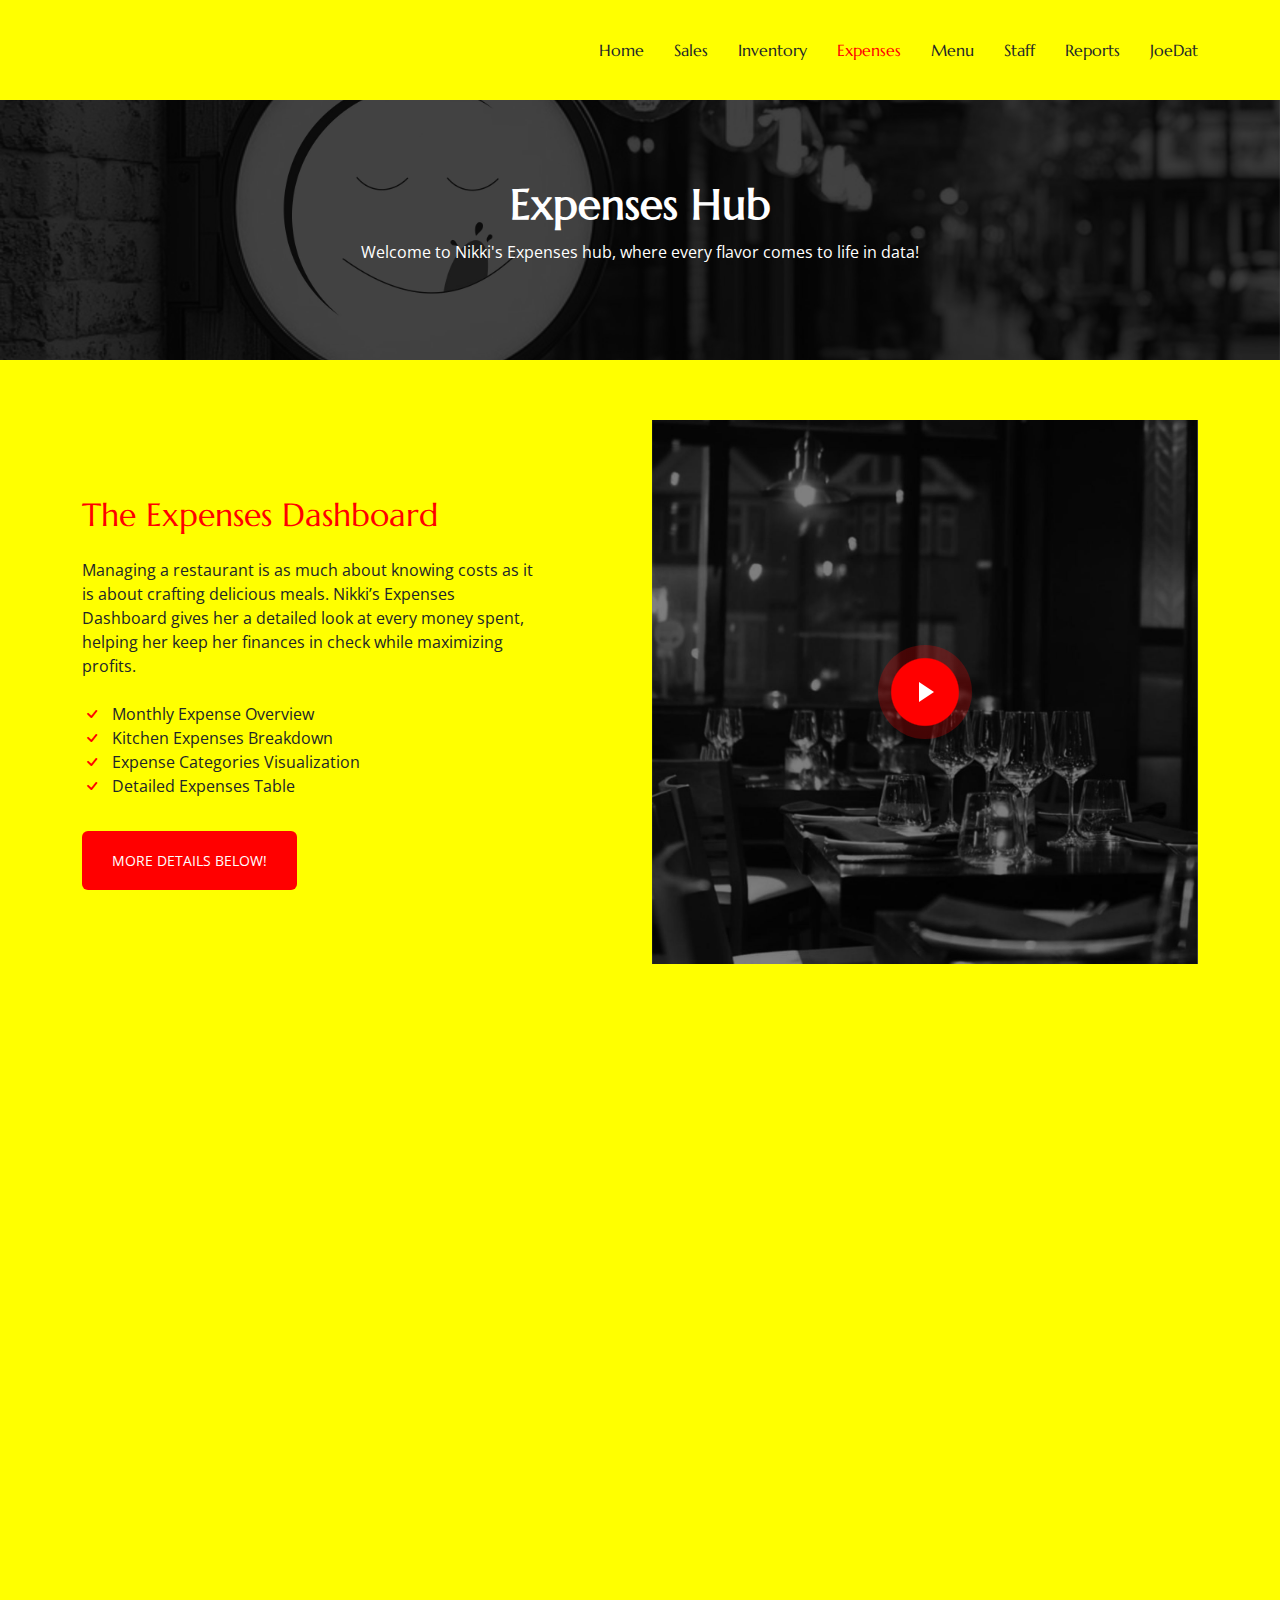
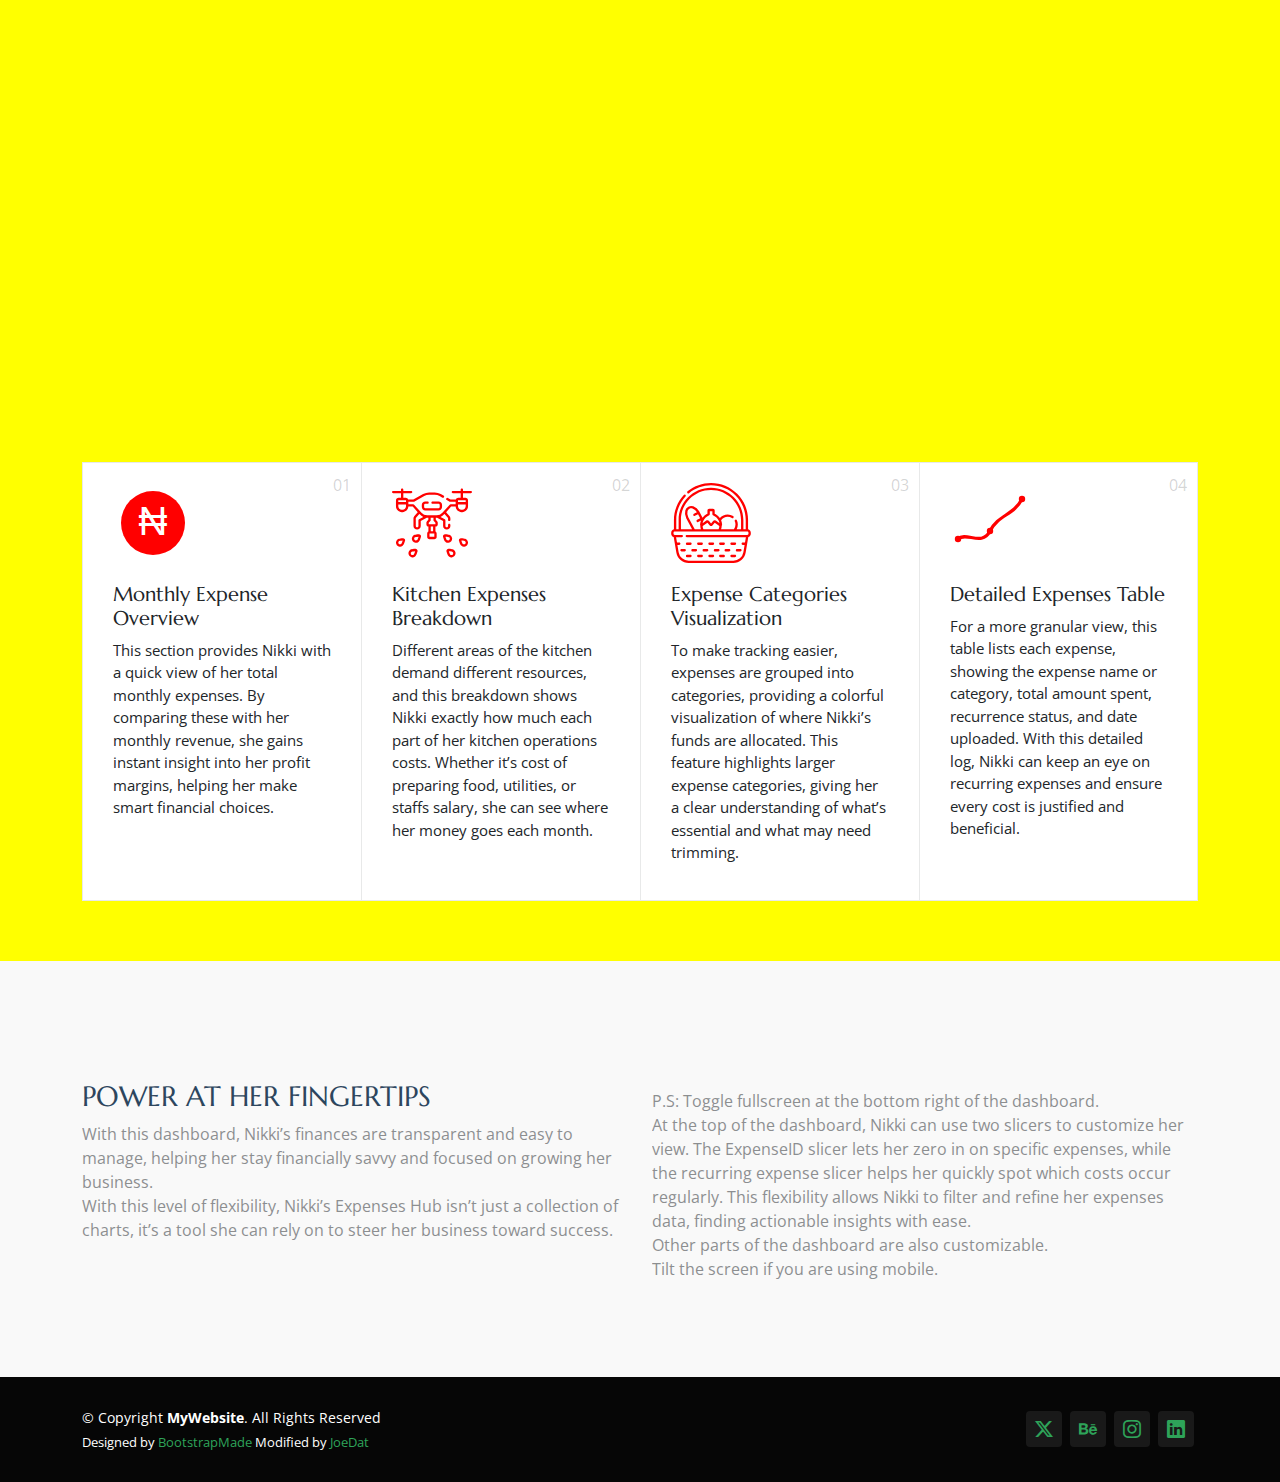
<file: expenses.html>
<!DOCTYPE html>
<html lang="en">

<head>
  <meta charset="utf-8">
  <meta content="width=device-width, initial-scale=1.0" name="viewport">
  <title>Expenses - Nikki Spice - JoeDat</title>
  <meta name="description" content="">
  <meta name="keywords" content="">

  <!-- Favicons -->
  <link href="assets/img/logo2.svg" rel="icon">
  <link href="assets/img/logo2.svg" rel="apple-touch-icon">

  <!-- Fonts -->
  <link href="https://fonts.googleapis.com" rel="preconnect">
  <link href="https://fonts.gstatic.com" rel="preconnect" crossorigin>
  <link href="https://fonts.googleapis.com/css2?family=Open+Sans:ital,wght@0,300;0,400;0,500;0,600;0,700;0,800;1,300;1,400;1,500;1,600;1,700;1,800&family=Marcellus:wght@400&display=swap" rel="stylesheet">

  <!-- Vendor CSS Files -->
  <link href="assets/vendor/bootstrap/css/bootstrap.min.css" rel="stylesheet">
  <link href="assets/vendor/bootstrap-icons/bootstrap-icons.css" rel="stylesheet">
  <link href="assets/vendor/aos/aos.css" rel="stylesheet">
  <link href="assets/vendor/swiper/swiper-bundle.min.css" rel="stylesheet">
  <link href="assets/vendor/glightbox/css/glightbox.min.css" rel="stylesheet">

  <!-- Main CSS File -->
  <link href="assets/css/main.css" rel="stylesheet">

  <!-- =======================================================
  * Template Name: AgriCulture
  * Template URL: https://bootstrapmade.com/agriculture-bootstrap-website-template/
  * Updated: Aug 07 2024 with Bootstrap v5.3.3
  * Author: BootstrapMade.com
  * License: https://bootstrapmade.com/license/
  ======================================================== -->
</head>

<body class="about-page">

  <header id="header" class="header d-flex align-items-center position-relative">
    <div class="container-fluid container-xl position-relative d-flex align-items-center justify-content-between">

      <a href="index.html" class="logo d-flex align-items-center">
        <!-- Uncomment the line below if you also wish to use an image logo -->
        <img src="assets/img/logo.svg" alt="AgriCulture">
        <!-- <h1 class="sitename">AgriCulture</h1>  -->
      </a>

      <nav id="navmenu" class="navmenu">
        <ul>
          <li><a href="index.html">Home</a></li>
          <li><a href="sales.html">Sales</a></li>
          <li><a href="inventory.html">Inventory</a></li>
          <li><a href="expenses.html" class="active">Expenses</a></li>
          <li><a href="menu.html">Menu</a></li>
		  <li><a href="staff.html">Staff</a></li>
		  <li><a href="reports.html">Reports</a></li>
		  <li><a href="https://mrjoedat.github.io/JoeDat/businessIntelligence.html">JoeDat</a></li>
          <!-- <li class="dropdown"><a href="#"><span>Dropdown</span> <i class="bi bi-chevron-down toggle-dropdown"></i></a>
            <ul>
              <li><a href="#">Dropdown 1</a></li>
              <li class="dropdown"><a href="#"><span>Deep Dropdown</span> <i class="bi bi-chevron-down toggle-dropdown"></i></a>
                <ul>
                  <li><a href="#">Deep Dropdown 1</a></li>
                  <li><a href="#">Deep Dropdown 2</a></li>
                  <li><a href="#">Deep Dropdown 3</a></li>
                  <li><a href="#">Deep Dropdown 4</a></li>
                  <li><a href="#">Deep Dropdown 5</a></li>
                </ul>
              </li>
              <li><a href="#">Dropdown 2</a></li>
              <li><a href="#">Dropdown 3</a></li>
              <li><a href="#">Dropdown 4</a></li>
            </ul>
          </li> -->
        </ul>
        <i class="mobile-nav-toggle d-xl-none bi bi-list"></i>
      </nav>

    </div>
  </header>

  <main class="main">

    <!-- Page Title -->
    <div class="page-title dark-background" data-aos="fade" style="background-image: url(assets/img/exp_title.jpg);">
      <div class="container position-relative">
        <h1>Expenses Hub</h1>
        <p>Welcome to Nikki's Expenses hub, where every flavor comes to life in data!</p>
        <!-- <nav class="breadcrumbs">
          <ol>
            <li><a href="index.html">Home</a></li>
            <li class="current">About</li>
          </ol>
        </nav> -->
      </div>
    </div><!-- End Page Title -->

    <!-- About 3 Section -->
    <section id="about-3" class="about-3 section">

      <div class="container">
        <div class="row gy-4 justify-content-between align-items-center">
          <div class="col-lg-6 order-lg-2 position-relative" data-aos="zoom-out">
            <img src="assets/img/img_sq_3.jpg" alt="Image" class="img-fluid">
            <a href="#" class="glightbox pulsating-play-btn">
              <span class="play"><i class="bi bi-play-fill"></i></span>
            </a>
          </div>
          <div class="col-lg-5 order-lg-1" data-aos="fade-up" data-aos-delay="100">
            <h2 class="content-title mb-4">The Expenses Dashboard</h2>
            <p class="mb-4">
              Managing a restaurant is as much about knowing costs as it is about crafting delicious meals. Nikki’s Expenses Dashboard gives her a detailed look at every money spent, helping her keep her finances in check while maximizing profits.
            </p>
            <ul class="list-unstyled list-check">
              <li>Monthly Expense Overview</li>
              <li>Kitchen Expenses Breakdown</li>
              <li>Expense Categories Visualization</li>
			  <li>Detailed Expenses Table</li>
            </ul>

            <p><a class="btn-cta">More Details Below!</a></p>
          </div>
        </div>
      </div>
    </section><!-- /About 3 Section href="#" -->

    <!-- Team Section -->
    <!--<section class="team-15 team section" id="team">
       Section Title -->
      <!--<div class="container section-title" data-aos="fade-up">
        <h2>Team</h2>
        <p>Necessitatibus eius consequatur</p>
      </div> End Section Title -->

      <!--<div class="content">
        <div class="container">

          <div class="row">
            <div class="col-lg-3 col-md-6 mb-4">
              <div class="person">
                <figure>
                  <img src="assets/img/team/team-1.jpg" alt="Image" class="img-fluid">
                  <div class="social">
                    <a href="#"><span class="bi bi-facebook"></span></a>
                    <a href="#"><span class="bi bi-twitter-x"></span></a>
                    <a href="#"><span class="bi bi-linkedin"></span></a>
                  </div>
                </figure>
                <div class="person-contents">
                  <h3>Joshua Stefan</h3>
                  <span class="position">Farmer</span>
                </div>
              </div>
            </div>

            <div class="col-lg-3 col-md-6 mb-4">
              <div class="person">
                <figure>
                  <img src="assets/img/team/team-2.jpg" alt="Image" class="img-fluid">
                  <div class="social">
                    <a href="#"><span class="bi bi-facebook"></span></a>
                    <a href="#"><span class="bi bi-twitter-x"></span></a>
                    <a href="#"><span class="bi bi-linkedin"></span></a>
                  </div>
                </figure>
                <div class="person-contents">
                  <h3>Sheena Anderson</h3>
                  <span class="position">Marketing</span>
                </div>
              </div>
            </div>

            <div class="col-lg-3 col-md-6 mb-4">
              <div class="person">
                <figure>
                  <img src="assets/img/team/team-3.jpg" alt="Image" class="img-fluid">
                  <div class="social">
                    <a href="#"><span class="bi bi-facebook"></span></a>
                    <a href="#"><span class="bi bi-twitter-x"></span></a>
                    <a href="#"><span class="bi bi-linkedin"></span></a>
                  </div>
                </figure>
                <div class="person-contents">
                  <h3>Evan Smith</h3>
                  <span class="position">Content</span>
                </div>
              </div>
            </div>

            <div class="col-lg-3 col-md-6 mb-4">
              <div class="person">
                <figure>
                  <img src="assets/img/team/team-4.jpg" alt="Image" class="img-fluid">
                  <div class="social">
                    <a href="#"><span class="bi bi-facebook"></span></a>
                    <a href="#"><span class="bi bi-twitter-x"></span></a>
                    <a href="#"><span class="bi bi-linkedin"></span></a>
                  </div>
                </figure>
                <div class="person-contents">
                  <h3>Kaylie Jones</h3>
                  <span class="position">Accountant</span>
                </div>
              </div>
            </div>

          </div>
        </div>
      </div>

    </section> /Team Section -->
	
<!-- Power BI Dashboard Section -->
<section class="dashboard-section section" id="dashboard">
  <div class="container section-title" data-aos="fade-up">
    <h2>Expenses Dashboard</h2>
    <p>Get insights into the expenses made at Nikki Spice Restaurant.</p>
	<p>(October 2024)</p>
  </div>

  <div class="content">
    <div class="container">
      <div class="row justify-content-center">
        <div class="col-lg-10 dashboard-iframe-container">
          <!-- Power BI Embedded Dashboard -->
          <iframe title="salesTransaction" class="responsive-iframe" src="https://app.powerbi.com/view?r=eyJrIjoiN2IxZjlhYjctOGM1Ny00MzRkLWJhZGUtZTIzMDY0Njk4NzY5IiwidCI6IjkzNmU0OWM0LTJiOTAtNDE2Zi04OWJmLTk3MjVmYWNiNzIxNiJ9" frameborder="0" allowFullScreen="true"></iframe>
        </div>
      </div>
    </div>
  </div>
</section>


    <!-- Services Section -->
    <section id="services" class="services section">

      <!-- Section Title -->
      <div class="container section-title" data-aos="fade-up">
        <h2>More Information on Visuals</h2>
        <p>Tip: Take your time to explore the dashboard above.</p>
      </div><!-- End Section Title -->
      <div class="content">
        <div class="container">
          <div class="row g-0">
            <div class="col-lg-3 col-md-6">
              <div class="service-item">
                <span class="number">01</span>
                <div class="service-item-icon">
				  <svg xmlns="http://www.w3.org/2000/svg" width="80" height="80" viewBox="0 0 100 100">
					<!-- Coin Circle -->
					<circle cx="50" cy="50" r="40" fill="currentColor" />
					<!-- Naira Symbol -->
					<text x="50%" y="50%" font-size="50" font-family="impact, sans-serif" fill="white" text-anchor="middle" dy=".3em">₦</text>
				  </svg>
				</div>

                <div class="service-item-content">
                  <h3 class="service-heading">Monthly Expense Overview</h3>
                  <p>
                    This section provides Nikki with a quick view of her total monthly expenses. By comparing these with her monthly revenue, she gains instant insight into her profit margins, helping her make smart financial choices.
                  </p>
                </div>
              </div>
            </div>
            <div class="col-lg-3 col-md-6">
              <div class="service-item">
                <span class="number">02</span>
                <div class="service-item-icon">
                  <svg xmlns="http://www.w3.org/2000/svg" version="1.1" xmlns:xlink="http://www.w3.org/1999/xlink" width="80" height="80" x="0" y="0" viewBox="0 0 512.805 512.805" style="enable-background: new 0 0 512 512" xml:space="preserve" class="">
                    <g>
                      <path d="M505.305 50.503h-50.094v-7.141c0-4.143-3.357-7.5-7.5-7.5s-7.5 3.357-7.5 7.5v7.141h-50.094c-4.143 0-7.5 3.357-7.5 7.5s3.357 7.5 7.5 7.5h50.094v29.428h-15.309c-7.223 0-13.385 4.557-15.809 10.939h-33.847l-16.98-9.451a7.5 7.5 0 0 0-7.295 13.107l18.682 10.397a7.507 7.507 0 0 0 3.647.946h34.681v15.505h-32.393a7.495 7.495 0 0 0-5.565 2.473l-47.127 52.176a49.438 49.438 0 0 1-36.627 16.273h-60.732a49.442 49.442 0 0 1-36.627-16.273l-47.127-52.176a7.5 7.5 0 0 0-5.565-2.473h-31.393V120.87h33.681a7.507 7.507 0 0 0 3.647-.946l64.468-35.883a64.829 64.829 0 0 1 31.454-8.163h35.656a64.819 64.819 0 0 1 31.454 8.164l17.778 9.896a7.5 7.5 0 0 0 7.295-13.107l-17.778-9.895a79.844 79.844 0 0 0-38.749-10.058h-35.656a79.854 79.854 0 0 0-38.749 10.057l-62.767 34.936h-32.847c-2.424-6.383-8.587-10.939-15.809-10.939H72.594V65.503h50.094c4.143 0 7.5-3.357 7.5-7.5s-3.357-7.5-7.5-7.5H72.594v-7.141c0-4.143-3.357-7.5-7.5-7.5s-7.5 3.357-7.5 7.5v7.141H7.5c-4.143 0-7.5 3.357-7.5 7.5s3.357 7.5 7.5 7.5h50.094v29.428H42.285c-9.331 0-16.922 7.591-16.922 16.922v37.917c0 20.438 16.628 37.066 37.066 37.066h5.329c19.899 0 36.18-15.765 37.025-35.461h28.101l31.968 35.393-22.399 27.123a21.63 21.63 0 0 0-4.939 13.742v47.817c0 12.898 10.494 23.393 23.394 23.393 12.898 0 23.393-10.494 23.393-23.393v-32.069l38.482-21.157c.917.04 1.834.073 2.755.073h7.432v13.542l-8.567 8.567a13.242 13.242 0 0 0-3.903 9.424v12.244c0 7.191 5.729 13.055 12.86 13.304v31.344c-4.637 2.472-7.804 7.354-7.804 12.965v21.867c0 8.097 6.588 14.685 14.686 14.685h31.326c8.098 0 14.686-6.588 14.686-14.685v-21.867c0-5.611-3.167-10.493-7.804-12.965v-31.32h1.533c7.349 0 13.327-5.979 13.327-13.327V253.83c0-3.56-1.387-6.906-3.903-9.423l-8.567-8.568v-13.542h5.432c.921 0 1.838-.034 2.755-.073l38.482 21.157v32.069c0 12.898 10.494 23.393 23.394 23.393 12.898 0 23.393-10.494 23.393-23.393v-6.886c0-4.143-3.357-7.5-7.5-7.5s-7.5 3.357-7.5 7.5v6.886c0 4.628-3.765 8.393-8.393 8.393s-8.394-3.765-8.394-8.393v-36.505a7.5 7.5 0 0 0-3.887-6.572l-27.481-15.109c8.638-3.622 16.49-9.101 22.889-16.186l2.763-3.06 20.994 25.422a6.596 6.596 0 0 1 1.507 4.191v8.97c0 4.143 3.357 7.5 7.5 7.5s7.5-3.357 7.5-7.5v-8.97c0-5.004-1.755-9.885-4.94-13.742l-22.398-27.122 31.968-35.393h29.101c.844 19.696 17.125 35.461 37.025 35.461h5.329c20.438 0 37.066-16.628 37.066-37.066v-37.917c0-9.331-7.591-16.922-16.922-16.922h-15.309V65.503h50.094c4.143 0 7.5-3.357 7.5-7.5s-3.361-7.5-7.503-7.5zm-463.02 59.428h45.617c1.06 0 1.922.862 1.922 1.922v10.341H40.363v-10.341c0-1.06.863-1.922 1.922-1.922zm25.474 61.905H62.43c-12.167 0-22.066-9.899-22.066-22.066v-12.576h49.461v12.576c-.001 12.167-9.899 22.066-22.066 22.066zm105.428 60.537a7.501 7.501 0 0 0-3.887 6.572v36.505c0 4.628-3.766 8.393-8.394 8.393s-8.393-3.765-8.393-8.393v-47.817c0-1.526.535-3.016 1.507-4.192l20.994-25.422 2.763 3.06c6.4 7.085 14.251 12.563 22.889 16.186zm98.064 112.865h-30.697v-21.237h30.697zm-7.804-36.237h-15.09v-29.6h15.09zm4.586-64.753 10.274 10.275v9.878h-42.811v-9.878l10.274-10.275a7.498 7.498 0 0 0 2.196-5.303v-16.648h17.869v16.648a7.509 7.509 0 0 0 2.198 5.303zm182.342-72.412h-5.329c-12.167 0-22.065-9.899-22.065-22.066v-12.576h49.461v12.576c-.001 12.167-9.9 22.066-22.067 22.066zm22.066-59.983v10.341H422.98v-10.341c0-1.06.862-1.922 1.922-1.922h45.617c1.06 0 1.922.862 1.922 1.922zM362.367 383.195c6.981-.812 13.229-4.296 17.591-9.808s6.317-12.393 5.504-19.374c-.812-6.982-4.296-13.229-9.808-17.592-2.043-1.617-8.26-6.537-34.74-7.778a13.377 13.377 0 0 0-11.103 5.056 13.396 13.396 0 0 0-2.37 11.969c7.289 25.484 13.507 30.406 15.551 32.023 4.694 3.716 10.382 5.685 16.279 5.685 1.027 0 2.061-.06 3.096-.181zm-19.86-39.447c15.467.902 22.253 3.181 23.839 4.436a11.245 11.245 0 0 1 4.218 7.564c.349 3.002-.491 5.961-2.367 8.331s-4.562 3.868-7.564 4.218c-3 .352-5.961-.491-8.331-2.367-1.587-1.256-5.364-7.336-9.795-22.182zM397.513 429.988c-2.044-1.617-8.263-6.54-34.74-7.778a13.416 13.416 0 0 0-11.103 5.057 13.392 13.392 0 0 0-2.37 11.967c7.289 25.486 13.507 30.407 15.551 32.024 4.695 3.716 10.382 5.685 16.279 5.685 1.026 0 2.06-.061 3.095-.181 6.982-.812 13.23-4.296 17.592-9.808s6.317-12.393 5.504-19.375c-.813-6.981-4.297-13.229-9.808-17.591zm-7.458 27.658a11.243 11.243 0 0 1-7.564 4.217 11.251 11.251 0 0 1-8.331-2.366c-1.586-1.256-5.363-7.337-9.793-22.182 15.464.9 22.251 3.18 23.838 4.436a11.245 11.245 0 0 1 4.218 7.564 11.25 11.25 0 0 1-2.368 8.331zM477.456 361.45c-2.044-1.617-8.263-6.54-34.74-7.778a13.403 13.403 0 0 0-11.103 5.057 13.392 13.392 0 0 0-2.37 11.967c7.289 25.486 13.507 30.407 15.551 32.024 4.695 3.716 10.382 5.685 16.279 5.685 1.026 0 2.06-.061 3.095-.181 6.982-.812 13.23-4.296 17.592-9.808s6.317-12.393 5.504-19.375c-.813-6.981-4.296-13.229-9.808-17.591zm-7.458 27.657c-1.876 2.37-4.562 3.867-7.564 4.217s-5.961-.492-8.331-2.366c-1.586-1.256-5.363-7.337-9.793-22.182 15.464.9 22.251 3.18 23.838 4.436a11.245 11.245 0 0 1 4.218 7.564 11.248 11.248 0 0 1-2.368 8.331zM171.891 328.644c-26.48 1.241-32.697 6.161-34.74 7.778-5.512 4.362-8.995 10.609-9.808 17.592-.813 6.981 1.142 13.862 5.504 19.374 4.361 5.512 10.609 8.995 17.591 9.808 1.036.121 2.068.181 3.096.181 5.897 0 11.585-1.969 16.279-5.685 2.044-1.617 8.262-6.539 15.551-32.023a13.396 13.396 0 0 0-2.37-11.969 13.39 13.39 0 0 0-11.103-5.056zm-11.387 37.286a11.231 11.231 0 0 1-8.331 2.367c-3.002-.35-5.688-1.848-7.564-4.218s-2.716-5.329-2.367-8.331a11.245 11.245 0 0 1 4.218-7.564c1.586-1.255 8.372-3.533 23.839-4.436-4.432 14.846-8.209 20.926-9.795 22.182zM150.032 422.21c-26.478 1.238-32.696 6.161-34.74 7.778-5.512 4.361-8.995 10.609-9.808 17.591s1.142 13.863 5.504 19.375c4.361 5.512 10.609 8.995 17.592 9.808 1.035.121 2.067.181 3.095.181 5.896-.001 11.585-1.97 16.279-5.685 2.044-1.617 8.262-6.538 15.551-32.024a13.392 13.392 0 0 0-2.37-11.967 13.385 13.385 0 0 0-11.103-5.057zm-11.386 37.286a11.253 11.253 0 0 1-8.331 2.366c-3.003-.35-5.688-1.847-7.564-4.217s-2.716-5.329-2.367-8.331a11.245 11.245 0 0 1 4.218-7.564c1.587-1.256 8.374-3.535 23.838-4.436-4.431 14.845-8.209 20.926-9.794 22.182zM70.089 353.672c-26.478 1.238-32.696 6.161-34.74 7.778-5.512 4.361-8.995 10.609-9.808 17.591s1.142 13.863 5.504 19.375c4.361 5.512 10.609 8.995 17.592 9.808 1.035.121 2.067.181 3.095.181 5.896-.001 11.585-1.97 16.279-5.685 2.044-1.617 8.262-6.538 15.551-32.024a13.392 13.392 0 0 0-2.37-11.967 13.374 13.374 0 0 0-11.103-5.057zm-11.387 37.286a11.243 11.243 0 0 1-8.331 2.366c-3.003-.35-5.688-1.847-7.564-4.217s-2.716-5.329-2.367-8.331a11.245 11.245 0 0 1 4.218-7.564c1.587-1.256 8.374-3.535 23.838-4.436-4.431 14.845-8.208 20.926-9.794 22.182z" fill="currentColor" opacity="1" data-original="currentColor"></path>
                      <path d="M213.116 133.756h14.881c4.143 0 7.5-3.357 7.5-7.5s-3.357-7.5-7.5-7.5h-14.881c-12.212 0-22.147 9.936-22.147 22.147v13.102c0 12.212 9.936 22.146 22.147 22.146h85.572c12.212 0 22.147-9.935 22.147-22.146v-13.102c0-12.212-9.936-22.147-22.147-22.147h-38.729c-4.143 0-7.5 3.357-7.5 7.5s3.357 7.5 7.5 7.5h38.729a7.155 7.155 0 0 1 7.147 7.147v13.102c0 3.94-3.206 7.146-7.147 7.146h-85.572c-3.941 0-7.147-3.206-7.147-7.146v-13.102a7.155 7.155 0 0 1 7.147-7.147z" fill="currentColor" opacity="1" data-original="currentColor"></path>
                    </g>
                  </svg>
                </div>
                <div class="service-item-content">
                  <h3 class="service-heading">Kitchen Expenses Breakdown</h3>
                  <p>
                    Different areas of the kitchen demand different resources, and this breakdown shows Nikki exactly how much each part of her kitchen operations costs. Whether it’s cost of preparing food, utilities, or staffs salary, she can see where her money goes each month.
                  </p>
                </div>
              </div>
            </div>
            <div class="col-lg-3 col-md-6">
              <div class="service-item">
                <span class="number">03</span>
                <div class="service-item-icon">
                  <svg xmlns="http://www.w3.org/2000/svg" version="1.1" xmlns:xlink="http://www.w3.org/1999/xlink" width="80" height="80" x="0" y="0" viewBox="0 0 511.67 511.67" style="enable-background: new 0 0 512 512" xml:space="preserve" class="">
                    <g>
                      <path d="M492.96 296.401v-59.276c0-63.338-24.665-122.886-69.452-167.673C378.721 24.666 319.174 0 255.835 0c-54.517 0-107.757 18.967-149.914 53.407a7.5 7.5 0 1 0 9.491 11.616C154.896 32.765 204.767 15 255.835 15c59.332 0 115.112 23.105 157.066 65.059 41.953 41.954 65.059 97.734 65.059 157.066v58.7h-15v-58.7C462.96 122.916 370.044 30 255.835 30S48.71 122.916 48.71 237.125v58.7h-15v-58.7c0-56.142 21.01-109.737 59.158-150.913a7.502 7.502 0 0 0-11.004-10.195C41.139 119.975 18.71 177.19 18.71 237.125v59.276c-10.029 2.3-17.535 11.291-17.535 22.008v5.81c0 10.194 6.791 18.828 16.085 21.627l16.782 99.17c6.535 38.622 39.71 66.654 78.882 66.654h285.822c39.172 0 72.347-28.032 78.882-66.654l16.782-99.17c9.294-2.798 16.085-11.432 16.085-21.627v-5.81c0-10.717-7.506-19.708-17.535-22.008zM63.71 237.125C63.71 131.187 149.896 45 255.835 45S447.96 131.187 447.96 237.125v58.7h-27.888a64.77 64.77 0 0 0 7.259-29.747c0-9.561-2.046-18.787-6.081-27.423a7.5 7.5 0 0 0-13.59 6.35c3.1 6.633 4.671 13.723 4.671 21.073a49.851 49.851 0 0 1-9.875 29.747h-82.073a68.421 68.421 0 0 0 3.912-22.766l-.003-.369a10.737 10.737 0 0 0 2.441-7.707l-.074-.952a81.022 81.022 0 0 0-6.053-25.058c9.161-14.126 24.883-22.763 41.856-22.763a49.676 49.676 0 0 1 26.83 7.844 7.5 7.5 0 0 0 8.086-12.634 64.65 64.65 0 0 0-34.916-10.21c-19.407 0-37.547 8.686-49.744 23.261a81.08 81.08 0 0 0-25.89-24.171l-7.325-4.298v-19.86c0-6.111-4.972-11.083-11.083-11.083h-24.17c-6.111 0-11.083 4.972-11.083 11.083v19.86l-7.325 4.298a81.067 81.067 0 0 0-24.083 21.633l-21.606-40.574a68.923 68.923 0 0 0-37.588-32.526 39.21 39.21 0 0 0-31.641 2.285 39.215 39.215 0 0 0-19.556 24.977 68.922 68.922 0 0 0 6.006 49.343l37.481 70.388H63.71zm88.14 58.7-41.235-77.438a53.95 53.95 0 0 1-4.701-38.625c1.687-6.691 5.971-12.162 12.061-15.405 6.091-3.244 13.022-3.745 19.516-1.409a53.936 53.936 0 0 1 28.384 23.614L146.29 196.99a7.5 7.5 0 0 0 7.051 13.241l19.627-10.451 13.619 25.575-19.627 10.451a7.5 7.5 0 0 0 7.051 13.241l17.809-9.483a81.015 81.015 0 0 0-5.807 24.466l-.074.961a10.774 10.774 0 0 0 1.468 6.319c-.018.6-.03 1.185-.03 1.752a68.427 68.427 0 0 0 3.914 22.766H151.85zm116.357-89.059 11.029 6.472a66.163 66.163 0 0 1 31.323 43.794l-23.74-16.479a13.027 13.027 0 0 0-17.511 2.36l-12.974 15.524-12.974-15.525c-2.59-3.099-6.283-4.719-10.029-4.719-2.584 0-5.193.771-7.481 2.359l-23.74 16.478a66.163 66.163 0 0 1 31.323-43.794l11.029-6.472a7.5 7.5 0 0 0 3.704-6.469v-20.238h16.336v20.238a7.504 7.504 0 0 0 3.705 6.471zm-60.729 89.059a53.472 53.472 0 0 1-5.062-20.774c.171-.105.342-.21.509-.326l30.046-20.854 15.047 18.007c2.065 2.471 5.097 3.888 8.317 3.888s6.252-1.417 8.317-3.888v-.001l15.047-18.006 29.574 20.527a53.458 53.458 0 0 1-5.081 21.428h-96.714zm288.017 28.394c0 4.182-3.402 7.584-7.584 7.584H101.084c-4.143 0-7.5 3.358-7.5 7.5s3.357 7.5 7.5 7.5h377.952l-5.751 33.987h-14.299c-4.143 0-7.5 3.358-7.5 7.5s3.357 7.5 7.5 7.5h11.76l-7.907 46.723a64.83 64.83 0 0 1-64.093 54.157H112.924a64.83 64.83 0 0 1-64.093-54.157l-7.907-46.723h11.76c4.143 0 7.5-3.358 7.5-7.5s-3.357-7.5-7.5-7.5H38.386l-5.751-33.987h36.487c4.143 0 7.5-3.358 7.5-7.5s-3.357-7.5-7.5-7.5H23.759c-4.182 0-7.584-3.402-7.584-7.584v-5.81c0-4.182 3.402-7.584 7.584-7.584h464.152c4.182 0 7.584 3.402 7.584 7.584z" fill="currentColor" opacity="1" data-original="currentColor"></path>
                      <path d="M246.338 395.79h21.993c4.143 0 7.5-3.358 7.5-7.5s-3.357-7.5-7.5-7.5h-21.993c-4.143 0-7.5 3.358-7.5 7.5s3.357 7.5 7.5 7.5zM174.455 395.79h21.994c4.143 0 7.5-3.358 7.5-7.5s-3.357-7.5-7.5-7.5h-21.994c-4.143 0-7.5 3.358-7.5 7.5s3.357 7.5 7.5 7.5zM102.573 395.79h21.994c4.143 0 7.5-3.358 7.5-7.5s-3.357-7.5-7.5-7.5h-21.994a7.5 7.5 0 0 0 0 15zM315.221 395.79h21.994c4.143 0 7.5-3.358 7.5-7.5s-3.357-7.5-7.5-7.5h-21.994c-4.143 0-7.5 3.358-7.5 7.5s3.357 7.5 7.5 7.5zM387.103 395.79h21.994c4.143 0 7.5-3.358 7.5-7.5s-3.357-7.5-7.5-7.5h-21.994c-4.143 0-7.5 3.358-7.5 7.5s3.357 7.5 7.5 7.5zM246.338 474.186h21.993c4.143 0 7.5-3.358 7.5-7.5s-3.357-7.5-7.5-7.5h-21.993c-4.143 0-7.5 3.358-7.5 7.5s3.357 7.5 7.5 7.5zM174.455 474.186h21.994c4.143 0 7.5-3.358 7.5-7.5s-3.357-7.5-7.5-7.5h-21.994c-4.143 0-7.5 3.358-7.5 7.5s3.357 7.5 7.5 7.5zM102.573 474.186h21.994c4.143 0 7.5-3.358 7.5-7.5s-3.357-7.5-7.5-7.5h-21.994a7.5 7.5 0 0 0 0 15zM337.215 459.186h-21.994c-4.143 0-7.5 3.358-7.5 7.5s3.357 7.5 7.5 7.5h21.994a7.5 7.5 0 0 0 0-15zM387.103 474.186h21.994c4.143 0 7.5-3.358 7.5-7.5s-3.357-7.5-7.5-7.5h-21.994c-4.143 0-7.5 3.358-7.5 7.5s3.357 7.5 7.5 7.5zM273.606 430.229a7.5 7.5 0 0 0 7.5 7.5H303.1c4.143 0 7.5-3.358 7.5-7.5s-3.357-7.5-7.5-7.5h-21.994a7.5 7.5 0 0 0-7.5 7.5zM201.725 430.229a7.5 7.5 0 0 0 7.5 7.5h21.994c4.143 0 7.5-3.358 7.5-7.5s-3.357-7.5-7.5-7.5h-21.994a7.5 7.5 0 0 0-7.5 7.5zM129.843 430.229a7.5 7.5 0 0 0 7.5 7.5h21.993c4.143 0 7.5-3.358 7.5-7.5s-3.357-7.5-7.5-7.5h-21.993a7.5 7.5 0 0 0-7.5 7.5zM87.454 422.729H67.46c-4.143 0-7.5 3.358-7.5 7.5s3.357 7.5 7.5 7.5h19.994c4.143 0 7.5-3.358 7.5-7.5s-3.357-7.5-7.5-7.5zM342.49 430.229a7.5 7.5 0 0 0 7.5 7.5h21.993c4.143 0 7.5-3.358 7.5-7.5s-3.357-7.5-7.5-7.5H349.99a7.5 7.5 0 0 0-7.5 7.5zM414.372 430.229a7.5 7.5 0 0 0 7.5 7.5h21.994c4.143 0 7.5-3.358 7.5-7.5s-3.357-7.5-7.5-7.5h-21.994a7.5 7.5 0 0 0-7.5 7.5z" fill="currentColor" opacity="1" data-original="currentColor"></path>
                    </g>
                  </svg>
                </div>
                <div class="service-item-content">
                  <h3 class="service-heading">Expense Categories Visualization</h3>
                  <p>
                    To make tracking easier, expenses are grouped into categories, providing a colorful visualization of where Nikki’s funds are allocated. This feature highlights larger expense categories, giving her a clear understanding of what’s essential and what may need trimming.
                  </p>
                </div>
              </div>
            </div>
            <div class="col-lg-3 col-md-6">
              <div class="service-item">
                <span class="number">04</span>
                <div class="service-item-icon">
				  <svg xmlns="http://www.w3.org/2000/svg" width="80" height="80" viewBox="0 0 100 100">
					<path d="M10,70 C20,60, 40,80, 50,60 C60,40, 80,40, 90,20" 
						  fill="none" 
						  stroke="currentColor" 
						  stroke-width="4" />
					<circle cx="10" cy="70" r="4" fill="currentColor" />
					<circle cx="50" cy="60" r="4" fill="currentColor" />
					<circle cx="90" cy="20" r="4" fill="currentColor" />
				  </svg>
				</div>
                <div class="service-item-content">
                  <h3 class="service-heading">Detailed Expenses Table</h3>
                  <p>
                    For a more granular view, this table lists each expense, showing the expense name or category, total amount spent, recurrence status, and date uploaded. With this detailed log, Nikki can keep an eye on recurring expenses and ensure every cost is justified and beneficial.
                  </p>
                </div>
              </div>
            </div>
          </div>
        </div>
      </div>
    </section><!-- /Services Section -->

<!-- Call To Action Section -->
    <section id="call-to-action" class="call-to-action section light-background">

      <div class="content">
        <div class="container">
          <div class="row align-items-center">
            <div class="col-lg-6">
              <h3>Power at Her Fingertips</h3>
              <p class="opacity-50">
                With this dashboard, Nikki’s finances are transparent and easy to manage, helping her stay financially savvy and focused on growing her business.
				<br>With this level of flexibility, Nikki’s Expenses Hub isn’t just a collection of charts, it’s a tool she can rely on to steer her business toward success.
              </p>
            </div>
             <div class="col-lg-6">
			 <p class="opacity-50">
                <br><br>P.S: Toggle fullscreen at the bottom right of the dashboard.
				<br>At the top of the dashboard, Nikki can use two slicers to customize her view. The ExpenseID slicer lets her zero in on specific expenses, while the recurring expense slicer helps her quickly spot which costs occur regularly. This flexibility allows Nikki to filter and refine her expenses data, finding actionable insights with ease.<br>Other parts of the dashboard are also customizable.<br>Tilt the screen if you are using mobile.
              </p>
              <!--<form action="forms/newsletter.php" class="form-subscribe php-email-form">
                <div class="form-group d-flex align-items-stretch">
                  <input type="email" name="email" class="form-control h-100" placeholder="Enter your e-mail">
                  <input type="submit" class="btn btn-secondary px-4" value="Subcribe">
                </div>
                <div class="loading">Loading</div>
                <div class="error-message"></div>
                <div class="sent-message">
                  Your subscription request has been sent. Thank you!
                </div>
              </form>
            </div> -->
          </div>
        </div>
      </div>
    </section><!-- /Call To Action Section -->
	
  </main>

  <footer id="footer" class="footer dark-background">

    <!-- <div class="footer-top">
      <div class="container">
        <div class="row gy-4">
          <div class="col-lg-4 col-md-6 footer-about">
            <a href="index.html" class="logo d-flex align-items-center">
              <span class="sitename">AgriCulture</span>
            </a>
            <div class="footer-contact pt-3">
              <p>A108 Adam Street</p>
              <p>New York, NY 535022</p>
              <p class="mt-3"><strong>Phone:</strong> <span>+1 5589 55488 55</span></p>
              <p><strong>Email:</strong> <span>info@example.com</span></p>
            </div>
          </div>

          <div class="col-lg-2 col-md-3 footer-links">
            <h4>Useful Links</h4>
            <ul>
              <li><a href="#">Home</a></li>
              <li><a href="#">About us</a></li>
              <li><a href="#">Services</a></li>
              <li><a href="#">Terms of service</a></li>
              <li><a href="#">Privacy policy</a></li>
            </ul>
          </div>

          <div class="col-lg-2 col-md-3 footer-links">
            <h4>Our Services</h4>
            <ul>
              <li><a href="#">Web Design</a></li>
              <li><a href="#">Web Development</a></li>
              <li><a href="#">Product Management</a></li>
              <li><a href="#">Marketing</a></li>
              <li><a href="#">Graphic Design</a></li>
            </ul>
          </div>

          <div class="col-lg-2 col-md-3 footer-links">
            <h4>Hic solutasetp</h4>
            <ul>
              <li><a href="#">Molestiae accusamus iure</a></li>
              <li><a href="#">Excepturi dignissimos</a></li>
              <li><a href="#">Suscipit distinctio</a></li>
              <li><a href="#">Dilecta</a></li>
              <li><a href="#">Sit quas consectetur</a></li>
            </ul>
          </div>

          <div class="col-lg-2 col-md-3 footer-links">
            <h4>Nobis illum</h4>
            <ul>
              <li><a href="#">Ipsam</a></li>
              <li><a href="#">Laudantium dolorum</a></li>
              <li><a href="#">Dinera</a></li>
              <li><a href="#">Trodelas</a></li>
              <li><a href="#">Flexo</a></li>
            </ul>
          </div>

        </div>
      </div>
    </div> -->

    <div class="copyright text-center">
      <div class="container d-flex flex-column flex-lg-row justify-content-center justify-content-lg-between align-items-center">

        <div class="d-flex flex-column align-items-center align-items-lg-start">
          <div>
            © Copyright <strong><span>MyWebsite</span></strong>. All Rights Reserved
          </div>
          <div class="credits">
            <!-- All the links in the footer should remain intact. -->
            <!-- You can delete the links only if you purchased the pro version. -->
            <!-- Licensing information: https://bootstrapmade.com/license/ -->
            <!-- Purchase the pro version with working PHP/AJAX contact form: https://bootstrapmade.com/herobiz-bootstrap-business-template/ -->
            Designed by <a href="https://bootstrapmade.com/">BootstrapMade</a>  Modified by <a href="https://linktr.ee/joedat">JoeDat</a>
          </div>
        </div>

        <div class="social-links order-first order-lg-last mb-3 mb-lg-0">
          <a href="https://x.com/MrJoe_DAT?s=09"><i class="bi bi-twitter-x"></i></a>
          <a href="https://www.behance.net/mrjoedat"><i class="bi bi-behance"></i></a>
          <a href="https://www.instagram.com/mrjoe_dat/profilecard/?igsh=M3VnenJ0ZWtwcGRw"><i class="bi bi-instagram"></i></a>
          <a href="https://www.linkedin.com/in/joseph-olaitan-82bb94194?utm_source=share&utm_campaign=share_via&utm_content=profile&utm_medium=android_app"><i class="bi bi-linkedin"></i></a>
        </div>

      </div>
    </div>

  </footer>

  <!-- Scroll Top -->
  <a href="#" id="scroll-top" class="scroll-top d-flex align-items-center justify-content-center"><i class="bi bi-arrow-up-short"></i></a>

  <!-- Preloader -->
  <div id="preloader"></div>

  <!-- Vendor JS Files -->
  <script src="assets/vendor/bootstrap/js/bootstrap.bundle.min.js"></script>
  <script src="assets/vendor/php-email-form/validate.js"></script>
  <script src="assets/vendor/aos/aos.js"></script>
  <script src="assets/vendor/swiper/swiper-bundle.min.js"></script>
  <script src="assets/vendor/glightbox/js/glightbox.min.js"></script>

  <!-- Main JS File -->
  <script src="assets/js/main.js"></script>

</body>

</html>
</file>
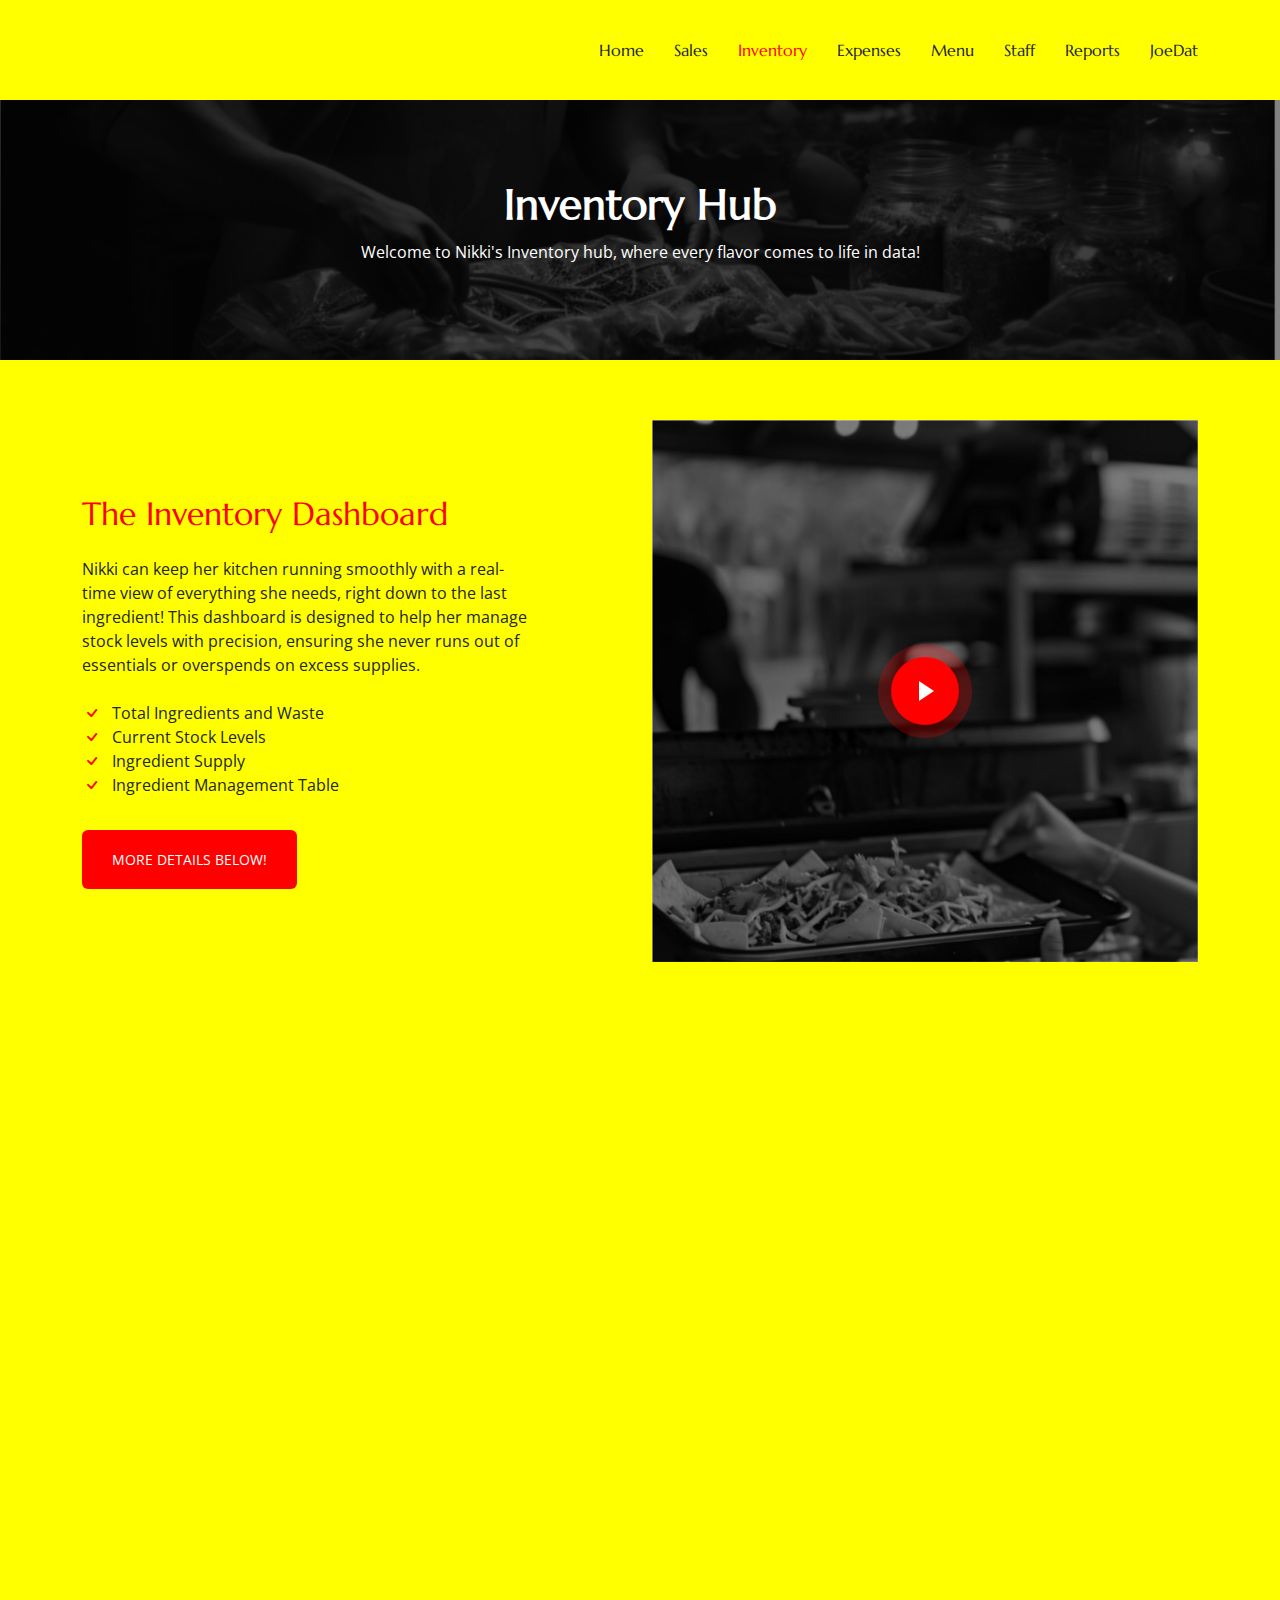
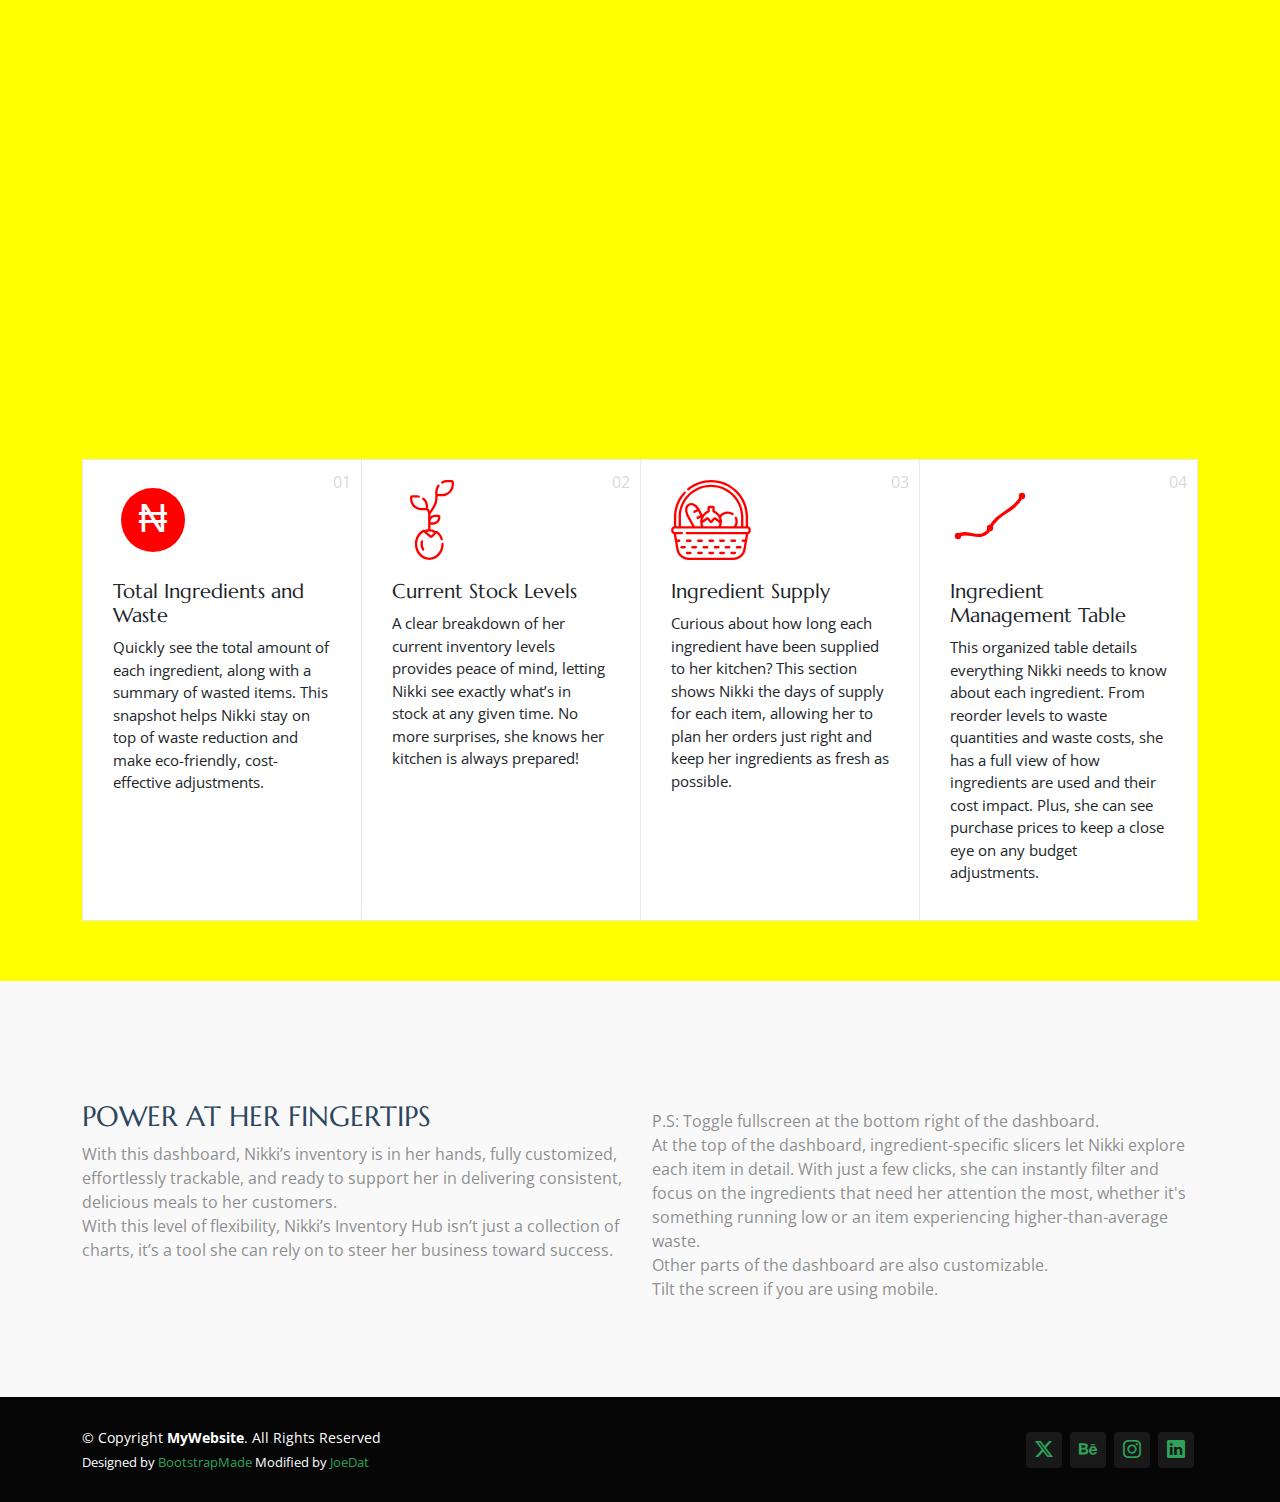
<file: inventory.html>
<!DOCTYPE html>
<html lang="en">

<head>
  <meta charset="utf-8">
  <meta content="width=device-width, initial-scale=1.0" name="viewport">
  <title>Inventory - Nikki Spice - JoeDat</title>
  <meta name="description" content="">
  <meta name="keywords" content="">

  <!-- Favicons -->
  <link href="assets/img/logo2.svg" rel="icon">
  <link href="assets/img/logo2.svg" rel="apple-touch-icon">

  <!-- Fonts -->
  <link href="https://fonts.googleapis.com" rel="preconnect">
  <link href="https://fonts.gstatic.com" rel="preconnect" crossorigin>
  <link href="https://fonts.googleapis.com/css2?family=Open+Sans:ital,wght@0,300;0,400;0,500;0,600;0,700;0,800;1,300;1,400;1,500;1,600;1,700;1,800&family=Marcellus:wght@400&display=swap" rel="stylesheet">

  <!-- Vendor CSS Files -->
  <link href="assets/vendor/bootstrap/css/bootstrap.min.css" rel="stylesheet">
  <link href="assets/vendor/bootstrap-icons/bootstrap-icons.css" rel="stylesheet">
  <link href="assets/vendor/aos/aos.css" rel="stylesheet">
  <link href="assets/vendor/swiper/swiper-bundle.min.css" rel="stylesheet">
  <link href="assets/vendor/glightbox/css/glightbox.min.css" rel="stylesheet">

  <!-- Main CSS File -->
  <link href="assets/css/main.css" rel="stylesheet">

  <!-- =======================================================
  * Template Name: AgriCulture
  * Template URL: https://bootstrapmade.com/agriculture-bootstrap-website-template/
  * Updated: Aug 07 2024 with Bootstrap v5.3.3
  * Author: BootstrapMade.com
  * License: https://bootstrapmade.com/license/
  ======================================================== -->
</head>

<body class="about-page">

  <header id="header" class="header d-flex align-items-center position-relative">
    <div class="container-fluid container-xl position-relative d-flex align-items-center justify-content-between">

      <a href="index.html" class="logo d-flex align-items-center">
        <!-- Uncomment the line below if you also wish to use an image logo -->
        <img src="assets/img/logo.svg" alt="AgriCulture">
        <!-- <h1 class="sitename">AgriCulture</h1>  -->
      </a>

      <nav id="navmenu" class="navmenu">
        <ul>
          <li><a href="index.html">Home</a></li>
          <li><a href="sales.html">Sales</a></li>
          <li><a href="inventory.html" class="active">Inventory</a></li>
          <li><a href="expenses.html">Expenses</a></li>
          <li><a href="menu.html">Menu</a></li>
		  <li><a href="staff.html">Staff</a></li>
		  <li><a href="reports.html">Reports</a></li>
		  <li><a href="https://mrjoedat.github.io/JoeDat/businessIntelligence.html">JoeDat</a></li>
          <!-- <li class="dropdown"><a href="#"><span>Dropdown</span> <i class="bi bi-chevron-down toggle-dropdown"></i></a>
            <ul>
              <li><a href="#">Dropdown 1</a></li>
              <li class="dropdown"><a href="#"><span>Deep Dropdown</span> <i class="bi bi-chevron-down toggle-dropdown"></i></a>
                <ul>
                  <li><a href="#">Deep Dropdown 1</a></li>
                  <li><a href="#">Deep Dropdown 2</a></li>
                  <li><a href="#">Deep Dropdown 3</a></li>
                  <li><a href="#">Deep Dropdown 4</a></li>
                  <li><a href="#">Deep Dropdown 5</a></li>
                </ul>
              </li>
              <li><a href="#">Dropdown 2</a></li>
              <li><a href="#">Dropdown 3</a></li>
              <li><a href="#">Dropdown 4</a></li>
            </ul>
          </li> -->
        </ul>
        <i class="mobile-nav-toggle d-xl-none bi bi-list"></i>
      </nav>

    </div>
  </header>

  <main class="main">

    <!-- Page Title -->
    <div class="page-title dark-background" data-aos="fade" style="background-image: url(assets/img/inv_title.jpg);">
      <div class="container position-relative">
        <h1>Inventory Hub</h1>
        <p>Welcome to Nikki's Inventory hub, where every flavor comes to life in data!</p>
        <!-- <nav class="breadcrumbs">
          <ol>
            <li><a href="index.html">Home</a></li>
            <li class="current">About</li>
          </ol>
        </nav> -->
      </div>
    </div><!-- End Page Title -->

    <!-- About 3 Section -->
    <section id="about-3" class="about-3 section">

      <div class="container">
        <div class="row gy-4 justify-content-between align-items-center">
          <div class="col-lg-6 order-lg-2 position-relative" data-aos="zoom-out">
            <img src="assets/img/img_sq_2.jpg" alt="Image" class="img-fluid">
            <a href="#" class="glightbox pulsating-play-btn">
              <span class="play"><i class="bi bi-play-fill"></i></span>
            </a>
          </div>
          <div class="col-lg-5 order-lg-1" data-aos="fade-up" data-aos-delay="100">
            <h2 class="content-title mb-4">The Inventory Dashboard</h2>
            <p class="mb-4">
              Nikki can keep her kitchen running smoothly with a real-time view of everything she needs, right down to the last ingredient! This dashboard is designed to help her manage stock levels with precision, ensuring she never runs out of essentials or overspends on excess supplies.
            </p>
            <ul class="list-unstyled list-check">
              <li>Total Ingredients and Waste</li>
              <li>Current Stock Levels</li>
              <li>Ingredient Supply</li>
			  <li>Ingredient Management Table</li>
            </ul>

            <p><a class="btn-cta">More Details Below!</a></p>
          </div>
        </div>
      </div>
    </section><!-- /About 3 Section href="#" -->

    <!-- Team Section -->
    <!--<section class="team-15 team section" id="team">
       Section Title -->
      <!--<div class="container section-title" data-aos="fade-up">
        <h2>Team</h2>
        <p>Necessitatibus eius consequatur</p>
      </div> End Section Title -->

      <!--<div class="content">
        <div class="container">

          <div class="row">
            <div class="col-lg-3 col-md-6 mb-4">
              <div class="person">
                <figure>
                  <img src="assets/img/team/team-1.jpg" alt="Image" class="img-fluid">
                  <div class="social">
                    <a href="#"><span class="bi bi-facebook"></span></a>
                    <a href="#"><span class="bi bi-twitter-x"></span></a>
                    <a href="#"><span class="bi bi-linkedin"></span></a>
                  </div>
                </figure>
                <div class="person-contents">
                  <h3>Joshua Stefan</h3>
                  <span class="position">Farmer</span>
                </div>
              </div>
            </div>

            <div class="col-lg-3 col-md-6 mb-4">
              <div class="person">
                <figure>
                  <img src="assets/img/team/team-2.jpg" alt="Image" class="img-fluid">
                  <div class="social">
                    <a href="#"><span class="bi bi-facebook"></span></a>
                    <a href="#"><span class="bi bi-twitter-x"></span></a>
                    <a href="#"><span class="bi bi-linkedin"></span></a>
                  </div>
                </figure>
                <div class="person-contents">
                  <h3>Sheena Anderson</h3>
                  <span class="position">Marketing</span>
                </div>
              </div>
            </div>

            <div class="col-lg-3 col-md-6 mb-4">
              <div class="person">
                <figure>
                  <img src="assets/img/team/team-3.jpg" alt="Image" class="img-fluid">
                  <div class="social">
                    <a href="#"><span class="bi bi-facebook"></span></a>
                    <a href="#"><span class="bi bi-twitter-x"></span></a>
                    <a href="#"><span class="bi bi-linkedin"></span></a>
                  </div>
                </figure>
                <div class="person-contents">
                  <h3>Evan Smith</h3>
                  <span class="position">Content</span>
                </div>
              </div>
            </div>

            <div class="col-lg-3 col-md-6 mb-4">
              <div class="person">
                <figure>
                  <img src="assets/img/team/team-4.jpg" alt="Image" class="img-fluid">
                  <div class="social">
                    <a href="#"><span class="bi bi-facebook"></span></a>
                    <a href="#"><span class="bi bi-twitter-x"></span></a>
                    <a href="#"><span class="bi bi-linkedin"></span></a>
                  </div>
                </figure>
                <div class="person-contents">
                  <h3>Kaylie Jones</h3>
                  <span class="position">Accountant</span>
                </div>
              </div>
            </div>

          </div>
        </div>
      </div>

    </section> /Team Section -->
	
<!-- Power BI Dashboard Section -->
<section class="dashboard-section section" id="dashboard">
  <div class="container section-title" data-aos="fade-up">
    <h2>Inventory Dashboard</h2>
    <p>Get insights into the Inventory at Nikki Spice</p>
	<p>(October 2024)</p>
  </div>

  <div class="content">
    <div class="container">
      <div class="row justify-content-center">
        <div class="col-lg-10 dashboard-iframe-container">
          <!-- Power BI Embedded Dashboard -->
          <iframe title="salesTransaction" class="responsive-iframe" src="https://app.powerbi.com/view?r=eyJrIjoiYWVkMDE5NTYtMzBiZS00YTVlLTkxMDItM2M0NWE0YTZmNTNkIiwidCI6IjkzNmU0OWM0LTJiOTAtNDE2Zi04OWJmLTk3MjVmYWNiNzIxNiJ9" frameborder="0" allowFullScreen="true"></iframe>
        </div>
      </div>
    </div>
  </div>
</section>


    <!-- Services Section -->
    <section id="services" class="services section">

      <!-- Section Title -->
      <div class="container section-title" data-aos="fade-up">
        <h2>More Information on Visuals</h2>
        <p>Tip: Take your time to explore the dashboard above.</p>
      </div><!-- End Section Title -->
      <div class="content">
        <div class="container">
          <div class="row g-0">
            <div class="col-lg-3 col-md-6">
              <div class="service-item">
                <span class="number">01</span>
                <div class="service-item-icon">
				  <svg xmlns="http://www.w3.org/2000/svg" width="80" height="80" viewBox="0 0 100 100">
					<!-- Coin Circle -->
					<circle cx="50" cy="50" r="40" fill="currentColor" />
					<!-- Naira Symbol -->
					<text x="50%" y="50%" font-size="50" font-family="impact, sans-serif" fill="white" text-anchor="middle" dy=".3em">₦</text>
				  </svg>
				</div>

                <div class="service-item-content">
                  <h3 class="service-heading">Total Ingredients and Waste</h3>
                  <p>
                    Quickly see the total amount of each ingredient, along with a summary of wasted items. This snapshot helps Nikki stay on top of waste reduction and make eco-friendly, cost-effective adjustments.
                  </p>
                </div>
              </div>
            </div>
            <div class="col-lg-3 col-md-6">
              <div class="service-item">
                <span class="number">02</span>
                <div class="service-item-icon">
                  <svg xmlns="http://www.w3.org/2000/svg" version="1.1" xmlns:xlink="http://www.w3.org/1999/xlink" width="80" height="80" x="0" y="0" viewBox="0 0 513.089 513.089" style="enable-background: new 0 0 512 512" xml:space="preserve" class="">
                    <g>
                      <path d="M194.209 386.877a7.497 7.497 0 0 0-9.15 5.363 75.07 75.07 0 0 0-2.428 18.947c0 13.789 3.615 27 10.454 38.204a7.494 7.494 0 0 0 10.308 2.495 7.5 7.5 0 0 0 2.494-10.309c-5.401-8.851-8.257-19.359-8.257-30.39a60.09 60.09 0 0 1 1.941-15.16 7.497 7.497 0 0 0-5.362-9.15z" fill="currentColor" opacity="1" data-original="currentColor"></path>
                      <path d="M382.56 0h-27.319c-12.654 0-25.236 3.119-36.386 9.021a7.5 7.5 0 0 0 7.018 13.258c9.124-4.83 19.005-7.278 29.368-7.278h27.222v12.022c0 34.679-28.213 62.892-62.892 62.892h-27.222V77.893c0-13.309 4.12-26.038 11.914-36.811a7.5 7.5 0 0 0-12.153-8.793c-9.657 13.347-14.762 29.117-14.762 45.604V119.154a88.294 88.294 0 0 1-14.296 48.23l-20.501 31.543a46.65 46.65 0 0 0-9.615-13.916l-1.273-1.273v-14.053c0-21.604-9.58-41.872-26.284-55.608a7.5 7.5 0 0 0-9.528 11.586c13.226 10.876 20.812 26.922 20.812 44.022v9.66h-29.069c-31.412 0-56.968-25.556-56.968-56.968v-9.66h29.069c3.454 0 6.976.329 10.467.977a7.5 7.5 0 0 0 2.738-14.748 72.57 72.57 0 0 0-13.205-1.229h-31.883c-6.72 0-12.187 5.467-12.187 12.186v12.474c0 39.684 32.284 71.968 71.968 71.968h33.463l1.273 1.273c5.979 5.979 9.271 13.927 9.271 22.381v98.306a79.003 79.003 0 0 0-21.446 5.114c-4.152-2.798-9.597-3.045-13.983-.509-30.558 17.671-49.541 52.263-49.541 90.277 0 56.188 41.481 101.901 92.47 101.901s92.47-45.713 92.47-101.901c0-.237-.004-.473-.009-.709l-.005-.334a7.5 7.5 0 0 0-7.499-7.433h-.068a7.5 7.5 0 0 0-7.433 7.567l.014.909c0 47.917-34.753 86.901-77.47 86.901s-77.47-38.984-77.47-86.901c0-32.212 15.656-61.449 40.948-76.643l40.182 34.094c5.225 4.433 13.1 4.099 17.929-.761l25.512-25.668c11.649 10.022 20.473 23.408 25.562 38.809a7.496 7.496 0 0 0 9.475 4.768 7.5 7.5 0 0 0 4.768-9.474c-6.15-18.613-17.027-34.756-31.454-46.681-4.011-3.317-9.358-3.923-13.824-1.93-10.53-6.377-22.136-10.243-34.128-11.384v-29.695h18.365c25.013 0 45.362-20.35 45.362-45.362v-7.928c0-6.115-4.975-11.089-11.089-11.089h-22.276c-11.667 0-22.318 4.429-30.362 11.693v-13.713l29.028-44.665a103.263 103.263 0 0 0 16.72-56.404v-14.239h27.222c42.949 0 77.892-34.942 77.892-77.892v-12.12C397.462 6.685 390.777 0 382.56 0zM251.211 356.136l-27.468-23.306a63.694 63.694 0 0 1 15.358-1.884c10.366 0 20.534 2.525 29.851 7.34zm25.752-118.894h18.365v4.017c0 16.742-13.62 30.362-30.362 30.362h-18.365v-4.017c0-16.741 13.62-30.362 30.362-30.362z" fill="currentColor" opacity="1" data-original="currentColor"></path>
                    </g>
                  </svg>
                </div>
                <div class="service-item-content">
                  <h3 class="service-heading">Current Stock Levels</h3>
                  <p>
                    A clear breakdown of her current inventory levels provides peace of mind, letting Nikki see exactly what’s in stock at any given time. No more surprises, she knows her kitchen is always prepared!
                  </p>
                </div>
              </div>
            </div>
            <div class="col-lg-3 col-md-6">
              <div class="service-item">
                <span class="number">03</span>
                <div class="service-item-icon">
                  <svg xmlns="http://www.w3.org/2000/svg" version="1.1" xmlns:xlink="http://www.w3.org/1999/xlink" width="80" height="80" x="0" y="0" viewBox="0 0 511.67 511.67" style="enable-background: new 0 0 512 512" xml:space="preserve" class="">
                    <g>
                      <path d="M492.96 296.401v-59.276c0-63.338-24.665-122.886-69.452-167.673C378.721 24.666 319.174 0 255.835 0c-54.517 0-107.757 18.967-149.914 53.407a7.5 7.5 0 1 0 9.491 11.616C154.896 32.765 204.767 15 255.835 15c59.332 0 115.112 23.105 157.066 65.059 41.953 41.954 65.059 97.734 65.059 157.066v58.7h-15v-58.7C462.96 122.916 370.044 30 255.835 30S48.71 122.916 48.71 237.125v58.7h-15v-58.7c0-56.142 21.01-109.737 59.158-150.913a7.502 7.502 0 0 0-11.004-10.195C41.139 119.975 18.71 177.19 18.71 237.125v59.276c-10.029 2.3-17.535 11.291-17.535 22.008v5.81c0 10.194 6.791 18.828 16.085 21.627l16.782 99.17c6.535 38.622 39.71 66.654 78.882 66.654h285.822c39.172 0 72.347-28.032 78.882-66.654l16.782-99.17c9.294-2.798 16.085-11.432 16.085-21.627v-5.81c0-10.717-7.506-19.708-17.535-22.008zM63.71 237.125C63.71 131.187 149.896 45 255.835 45S447.96 131.187 447.96 237.125v58.7h-27.888a64.77 64.77 0 0 0 7.259-29.747c0-9.561-2.046-18.787-6.081-27.423a7.5 7.5 0 0 0-13.59 6.35c3.1 6.633 4.671 13.723 4.671 21.073a49.851 49.851 0 0 1-9.875 29.747h-82.073a68.421 68.421 0 0 0 3.912-22.766l-.003-.369a10.737 10.737 0 0 0 2.441-7.707l-.074-.952a81.022 81.022 0 0 0-6.053-25.058c9.161-14.126 24.883-22.763 41.856-22.763a49.676 49.676 0 0 1 26.83 7.844 7.5 7.5 0 0 0 8.086-12.634 64.65 64.65 0 0 0-34.916-10.21c-19.407 0-37.547 8.686-49.744 23.261a81.08 81.08 0 0 0-25.89-24.171l-7.325-4.298v-19.86c0-6.111-4.972-11.083-11.083-11.083h-24.17c-6.111 0-11.083 4.972-11.083 11.083v19.86l-7.325 4.298a81.067 81.067 0 0 0-24.083 21.633l-21.606-40.574a68.923 68.923 0 0 0-37.588-32.526 39.21 39.21 0 0 0-31.641 2.285 39.215 39.215 0 0 0-19.556 24.977 68.922 68.922 0 0 0 6.006 49.343l37.481 70.388H63.71zm88.14 58.7-41.235-77.438a53.95 53.95 0 0 1-4.701-38.625c1.687-6.691 5.971-12.162 12.061-15.405 6.091-3.244 13.022-3.745 19.516-1.409a53.936 53.936 0 0 1 28.384 23.614L146.29 196.99a7.5 7.5 0 0 0 7.051 13.241l19.627-10.451 13.619 25.575-19.627 10.451a7.5 7.5 0 0 0 7.051 13.241l17.809-9.483a81.015 81.015 0 0 0-5.807 24.466l-.074.961a10.774 10.774 0 0 0 1.468 6.319c-.018.6-.03 1.185-.03 1.752a68.427 68.427 0 0 0 3.914 22.766H151.85zm116.357-89.059 11.029 6.472a66.163 66.163 0 0 1 31.323 43.794l-23.74-16.479a13.027 13.027 0 0 0-17.511 2.36l-12.974 15.524-12.974-15.525c-2.59-3.099-6.283-4.719-10.029-4.719-2.584 0-5.193.771-7.481 2.359l-23.74 16.478a66.163 66.163 0 0 1 31.323-43.794l11.029-6.472a7.5 7.5 0 0 0 3.704-6.469v-20.238h16.336v20.238a7.504 7.504 0 0 0 3.705 6.471zm-60.729 89.059a53.472 53.472 0 0 1-5.062-20.774c.171-.105.342-.21.509-.326l30.046-20.854 15.047 18.007c2.065 2.471 5.097 3.888 8.317 3.888s6.252-1.417 8.317-3.888v-.001l15.047-18.006 29.574 20.527a53.458 53.458 0 0 1-5.081 21.428h-96.714zm288.017 28.394c0 4.182-3.402 7.584-7.584 7.584H101.084c-4.143 0-7.5 3.358-7.5 7.5s3.357 7.5 7.5 7.5h377.952l-5.751 33.987h-14.299c-4.143 0-7.5 3.358-7.5 7.5s3.357 7.5 7.5 7.5h11.76l-7.907 46.723a64.83 64.83 0 0 1-64.093 54.157H112.924a64.83 64.83 0 0 1-64.093-54.157l-7.907-46.723h11.76c4.143 0 7.5-3.358 7.5-7.5s-3.357-7.5-7.5-7.5H38.386l-5.751-33.987h36.487c4.143 0 7.5-3.358 7.5-7.5s-3.357-7.5-7.5-7.5H23.759c-4.182 0-7.584-3.402-7.584-7.584v-5.81c0-4.182 3.402-7.584 7.584-7.584h464.152c4.182 0 7.584 3.402 7.584 7.584z" fill="currentColor" opacity="1" data-original="currentColor"></path>
                      <path d="M246.338 395.79h21.993c4.143 0 7.5-3.358 7.5-7.5s-3.357-7.5-7.5-7.5h-21.993c-4.143 0-7.5 3.358-7.5 7.5s3.357 7.5 7.5 7.5zM174.455 395.79h21.994c4.143 0 7.5-3.358 7.5-7.5s-3.357-7.5-7.5-7.5h-21.994c-4.143 0-7.5 3.358-7.5 7.5s3.357 7.5 7.5 7.5zM102.573 395.79h21.994c4.143 0 7.5-3.358 7.5-7.5s-3.357-7.5-7.5-7.5h-21.994a7.5 7.5 0 0 0 0 15zM315.221 395.79h21.994c4.143 0 7.5-3.358 7.5-7.5s-3.357-7.5-7.5-7.5h-21.994c-4.143 0-7.5 3.358-7.5 7.5s3.357 7.5 7.5 7.5zM387.103 395.79h21.994c4.143 0 7.5-3.358 7.5-7.5s-3.357-7.5-7.5-7.5h-21.994c-4.143 0-7.5 3.358-7.5 7.5s3.357 7.5 7.5 7.5zM246.338 474.186h21.993c4.143 0 7.5-3.358 7.5-7.5s-3.357-7.5-7.5-7.5h-21.993c-4.143 0-7.5 3.358-7.5 7.5s3.357 7.5 7.5 7.5zM174.455 474.186h21.994c4.143 0 7.5-3.358 7.5-7.5s-3.357-7.5-7.5-7.5h-21.994c-4.143 0-7.5 3.358-7.5 7.5s3.357 7.5 7.5 7.5zM102.573 474.186h21.994c4.143 0 7.5-3.358 7.5-7.5s-3.357-7.5-7.5-7.5h-21.994a7.5 7.5 0 0 0 0 15zM337.215 459.186h-21.994c-4.143 0-7.5 3.358-7.5 7.5s3.357 7.5 7.5 7.5h21.994a7.5 7.5 0 0 0 0-15zM387.103 474.186h21.994c4.143 0 7.5-3.358 7.5-7.5s-3.357-7.5-7.5-7.5h-21.994c-4.143 0-7.5 3.358-7.5 7.5s3.357 7.5 7.5 7.5zM273.606 430.229a7.5 7.5 0 0 0 7.5 7.5H303.1c4.143 0 7.5-3.358 7.5-7.5s-3.357-7.5-7.5-7.5h-21.994a7.5 7.5 0 0 0-7.5 7.5zM201.725 430.229a7.5 7.5 0 0 0 7.5 7.5h21.994c4.143 0 7.5-3.358 7.5-7.5s-3.357-7.5-7.5-7.5h-21.994a7.5 7.5 0 0 0-7.5 7.5zM129.843 430.229a7.5 7.5 0 0 0 7.5 7.5h21.993c4.143 0 7.5-3.358 7.5-7.5s-3.357-7.5-7.5-7.5h-21.993a7.5 7.5 0 0 0-7.5 7.5zM87.454 422.729H67.46c-4.143 0-7.5 3.358-7.5 7.5s3.357 7.5 7.5 7.5h19.994c4.143 0 7.5-3.358 7.5-7.5s-3.357-7.5-7.5-7.5zM342.49 430.229a7.5 7.5 0 0 0 7.5 7.5h21.993c4.143 0 7.5-3.358 7.5-7.5s-3.357-7.5-7.5-7.5H349.99a7.5 7.5 0 0 0-7.5 7.5zM414.372 430.229a7.5 7.5 0 0 0 7.5 7.5h21.994c4.143 0 7.5-3.358 7.5-7.5s-3.357-7.5-7.5-7.5h-21.994a7.5 7.5 0 0 0-7.5 7.5z" fill="currentColor" opacity="1" data-original="currentColor"></path>
                    </g>
                  </svg>
                </div>
                <div class="service-item-content">
                  <h3 class="service-heading">Ingredient Supply</h3>
                  <p>
                    Curious about how long each ingredient have been supplied to her kitchen? This section shows Nikki the days of supply for each item, allowing her to plan her orders just right and keep her ingredients as fresh as possible.
                  </p>
                </div>
              </div>
            </div>
            <div class="col-lg-3 col-md-6">
              <div class="service-item">
                <span class="number">04</span>
                <div class="service-item-icon">
				  <svg xmlns="http://www.w3.org/2000/svg" width="80" height="80" viewBox="0 0 100 100">
					<path d="M10,70 C20,60, 40,80, 50,60 C60,40, 80,40, 90,20" 
						  fill="none" 
						  stroke="currentColor" 
						  stroke-width="4" />
					<circle cx="10" cy="70" r="4" fill="currentColor" />
					<circle cx="50" cy="60" r="4" fill="currentColor" />
					<circle cx="90" cy="20" r="4" fill="currentColor" />
				  </svg>
				</div>
                <div class="service-item-content">
                  <h3 class="service-heading">Ingredient Management Table</h3>
                  <p>
                    This organized table details everything Nikki needs to know about each ingredient. From reorder levels to waste quantities and waste costs, she has a full view of how ingredients are used and their cost impact. Plus, she can see purchase prices to keep a close eye on any budget adjustments.
                  </p>
                </div>
              </div>
            </div>
          </div>
        </div>
      </div>
    </section><!-- /Services Section -->

    <!-- Call To Action Section -->
    <section id="call-to-action" class="call-to-action section light-background">

      <div class="content">
        <div class="container">
          <div class="row align-items-center">
            <div class="col-lg-6">
              <h3>Power at Her Fingertips</h3>
              <p class="opacity-50">
                With this dashboard, Nikki’s inventory is in her hands, fully customized, effortlessly trackable, and ready to support her in delivering consistent, delicious meals to her customers.
				<br>With this level of flexibility, Nikki’s Inventory Hub isn’t just a collection of charts, it’s a tool she can rely on to steer her business toward success.
              </p>
            </div>
             <div class="col-lg-6">
			 <p class="opacity-50">
                <br><br>P.S: Toggle fullscreen at the bottom right of the dashboard.
				<br>At the top of the dashboard, ingredient-specific slicers let Nikki explore each item in detail. With just a few clicks, she can instantly filter and focus on the ingredients that need her attention the most, whether it's something running low or an item experiencing higher-than-average waste.<br>Other parts of the dashboard are also customizable.<br>Tilt the screen if you are using mobile.
              </p>
              <!--<form action="forms/newsletter.php" class="form-subscribe php-email-form">
                <div class="form-group d-flex align-items-stretch">
                  <input type="email" name="email" class="form-control h-100" placeholder="Enter your e-mail">
                  <input type="submit" class="btn btn-secondary px-4" value="Subcribe">
                </div>
                <div class="loading">Loading</div>
                <div class="error-message"></div>
                <div class="sent-message">
                  Your subscription request has been sent. Thank you!
                </div>
              </form>
            </div> -->
          </div>
        </div>
      </div>
    </section><!-- /Call To Action Section -->

  </main>

  <footer id="footer" class="footer dark-background">

    <!-- <div class="footer-top">
      <div class="container">
        <div class="row gy-4">
          <div class="col-lg-4 col-md-6 footer-about">
            <a href="index.html" class="logo d-flex align-items-center">
              <span class="sitename">AgriCulture</span>
            </a>
            <div class="footer-contact pt-3">
              <p>A108 Adam Street</p>
              <p>New York, NY 535022</p>
              <p class="mt-3"><strong>Phone:</strong> <span>+1 5589 55488 55</span></p>
              <p><strong>Email:</strong> <span>info@example.com</span></p>
            </div>
          </div>

          <div class="col-lg-2 col-md-3 footer-links">
            <h4>Useful Links</h4>
            <ul>
              <li><a href="#">Home</a></li>
              <li><a href="#">About us</a></li>
              <li><a href="#">Services</a></li>
              <li><a href="#">Terms of service</a></li>
              <li><a href="#">Privacy policy</a></li>
            </ul>
          </div>

          <div class="col-lg-2 col-md-3 footer-links">
            <h4>Our Services</h4>
            <ul>
              <li><a href="#">Web Design</a></li>
              <li><a href="#">Web Development</a></li>
              <li><a href="#">Product Management</a></li>
              <li><a href="#">Marketing</a></li>
              <li><a href="#">Graphic Design</a></li>
            </ul>
          </div>

          <div class="col-lg-2 col-md-3 footer-links">
            <h4>Hic solutasetp</h4>
            <ul>
              <li><a href="#">Molestiae accusamus iure</a></li>
              <li><a href="#">Excepturi dignissimos</a></li>
              <li><a href="#">Suscipit distinctio</a></li>
              <li><a href="#">Dilecta</a></li>
              <li><a href="#">Sit quas consectetur</a></li>
            </ul>
          </div>

          <div class="col-lg-2 col-md-3 footer-links">
            <h4>Nobis illum</h4>
            <ul>
              <li><a href="#">Ipsam</a></li>
              <li><a href="#">Laudantium dolorum</a></li>
              <li><a href="#">Dinera</a></li>
              <li><a href="#">Trodelas</a></li>
              <li><a href="#">Flexo</a></li>
            </ul>
          </div>

        </div>
      </div>
    </div> -->

    <div class="copyright text-center">
      <div class="container d-flex flex-column flex-lg-row justify-content-center justify-content-lg-between align-items-center">

        <div class="d-flex flex-column align-items-center align-items-lg-start">
          <div>
            © Copyright <strong><span>MyWebsite</span></strong>. All Rights Reserved
          </div>
          <div class="credits">
            <!-- All the links in the footer should remain intact. -->
            <!-- You can delete the links only if you purchased the pro version. -->
            <!-- Licensing information: https://bootstrapmade.com/license/ -->
            <!-- Purchase the pro version with working PHP/AJAX contact form: https://bootstrapmade.com/herobiz-bootstrap-business-template/ -->
            Designed by <a href="https://bootstrapmade.com/">BootstrapMade</a>  Modified by <a href="https://linktr.ee/joedat">JoeDat</a>
          </div>
        </div>

        <div class="social-links order-first order-lg-last mb-3 mb-lg-0">
          <a href="https://x.com/MrJoe_DAT?s=09"><i class="bi bi-twitter-x"></i></a>
          <a href="https://www.behance.net/mrjoedat"><i class="bi bi-behance"></i></a>
          <a href="https://www.instagram.com/mrjoe_dat/profilecard/?igsh=M3VnenJ0ZWtwcGRw"><i class="bi bi-instagram"></i></a>
          <a href="https://www.linkedin.com/in/joseph-olaitan-82bb94194?utm_source=share&utm_campaign=share_via&utm_content=profile&utm_medium=android_app"><i class="bi bi-linkedin"></i></a>
        </div>

      </div>
    </div>

  </footer>

  <!-- Scroll Top -->
  <a href="#" id="scroll-top" class="scroll-top d-flex align-items-center justify-content-center"><i class="bi bi-arrow-up-short"></i></a>

  <!-- Preloader -->
  <div id="preloader"></div>

  <!-- Vendor JS Files -->
  <script src="assets/vendor/bootstrap/js/bootstrap.bundle.min.js"></script>
  <script src="assets/vendor/php-email-form/validate.js"></script>
  <script src="assets/vendor/aos/aos.js"></script>
  <script src="assets/vendor/swiper/swiper-bundle.min.js"></script>
  <script src="assets/vendor/glightbox/js/glightbox.min.js"></script>

  <!-- Main JS File -->
  <script src="assets/js/main.js"></script>

</body>

</html>
</file>
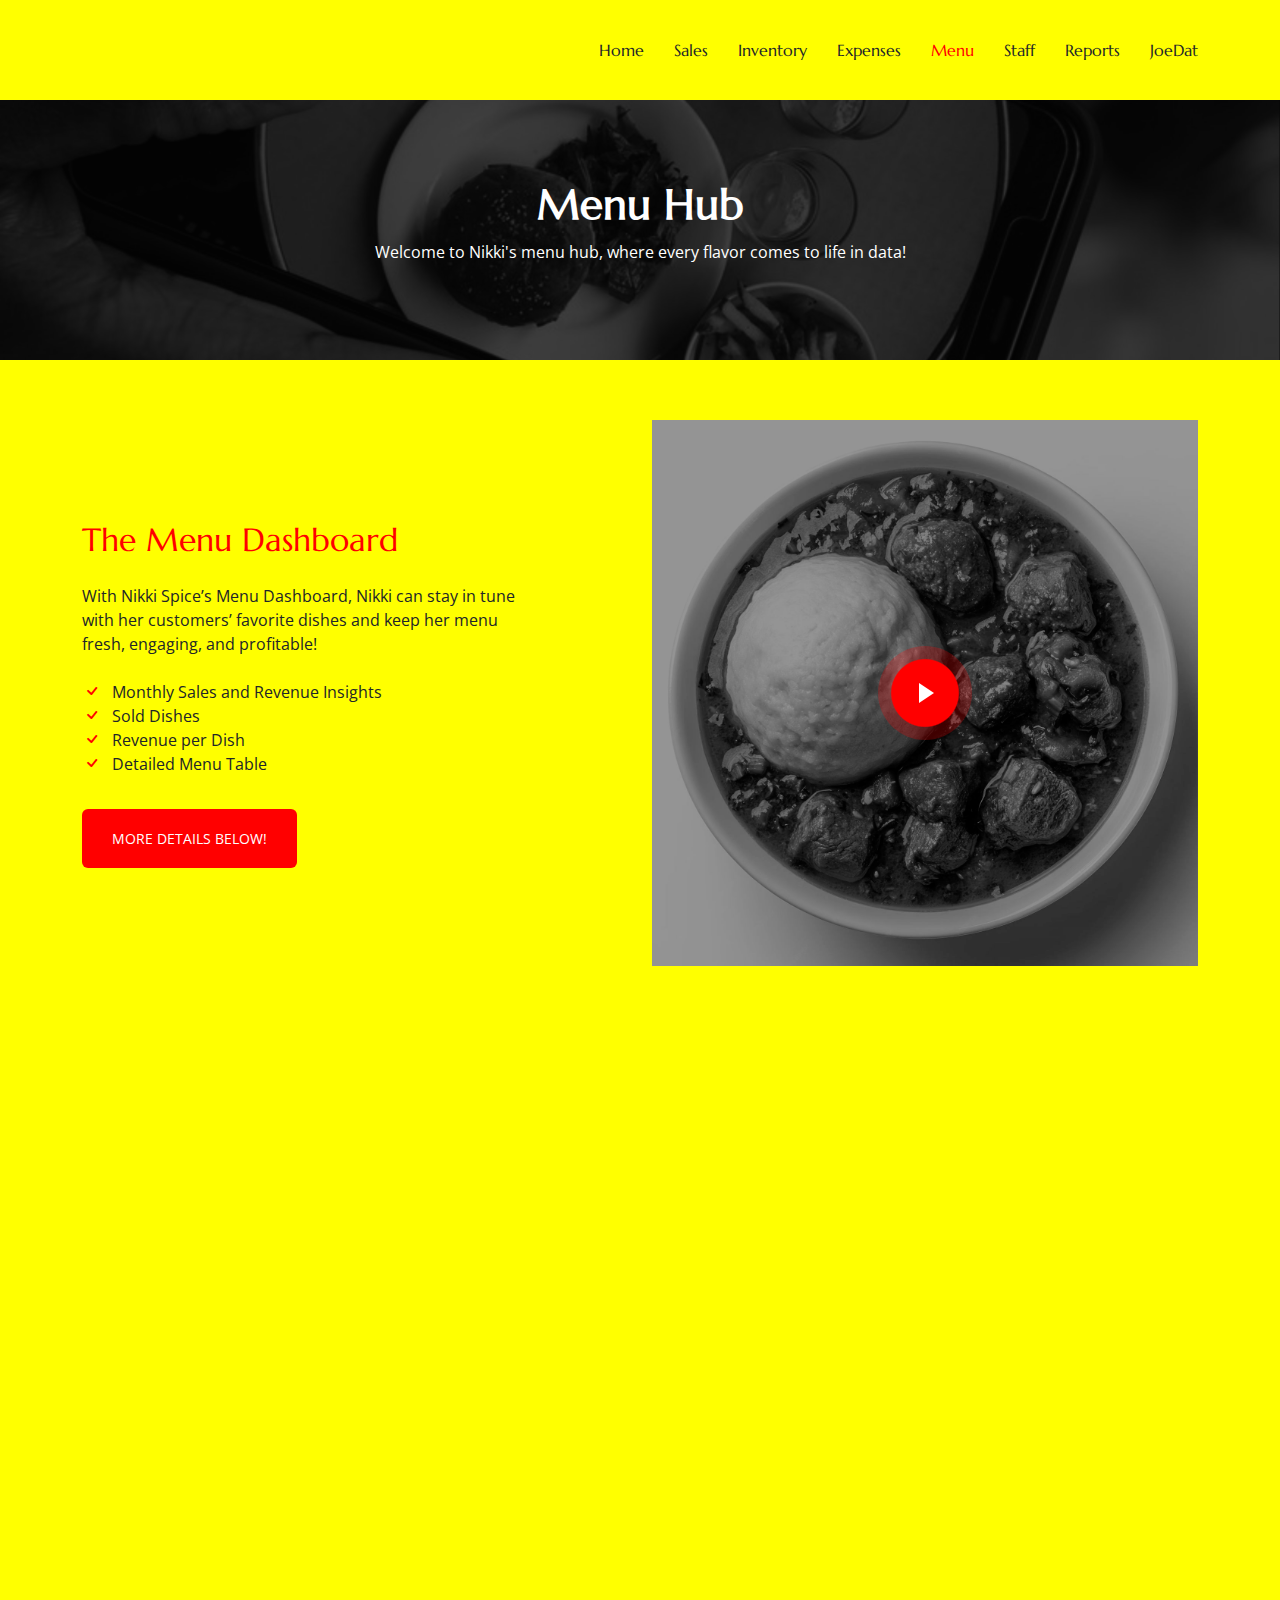
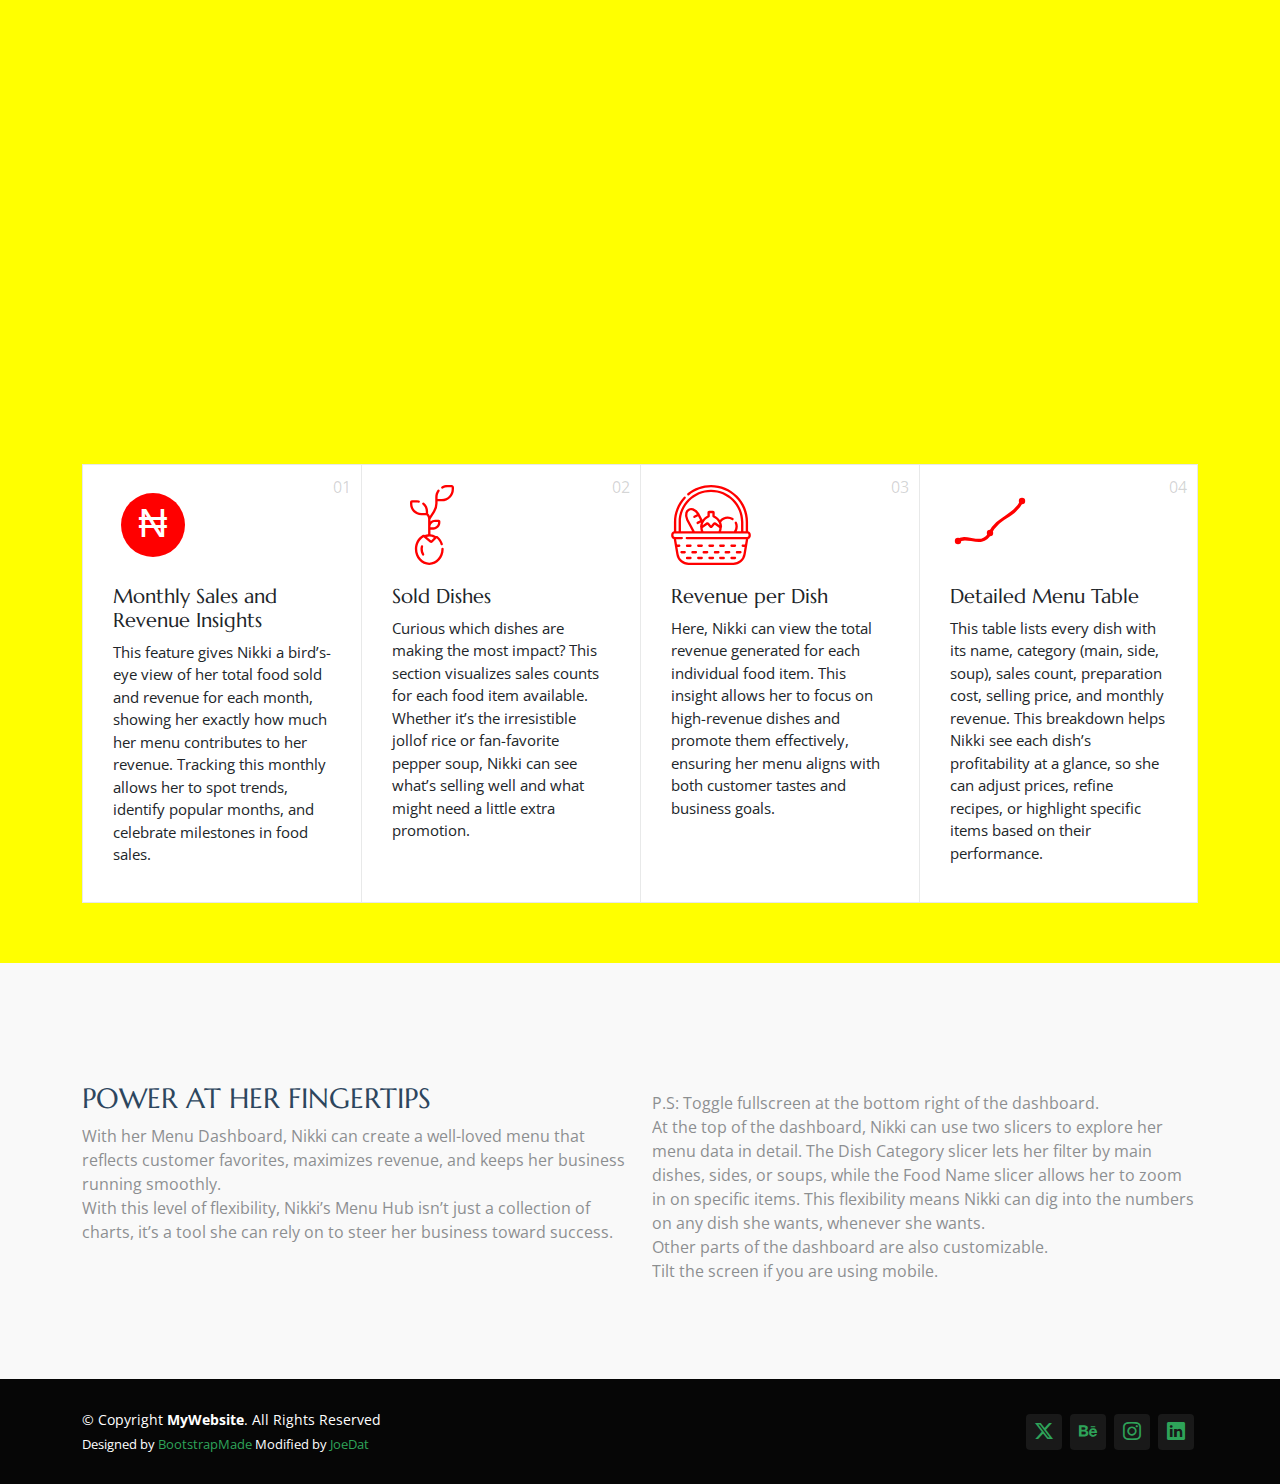
<file: menu.html>
<!DOCTYPE html>
<html lang="en">

<head>
  <meta charset="utf-8">
  <meta content="width=device-width, initial-scale=1.0" name="viewport">
  <title>Menu - Nikki Spice - JoeDat</title>
  <meta name="description" content="">
  <meta name="keywords" content="">

  <!-- Favicons -->
  <link href="assets/img/logo2.svg" rel="icon">
  <link href="assets/img/logo2.svg" rel="apple-touch-icon">

  <!-- Fonts -->
  <link href="https://fonts.googleapis.com" rel="preconnect">
  <link href="https://fonts.gstatic.com" rel="preconnect" crossorigin>
  <link href="https://fonts.googleapis.com/css2?family=Open+Sans:ital,wght@0,300;0,400;0,500;0,600;0,700;0,800;1,300;1,400;1,500;1,600;1,700;1,800&family=Marcellus:wght@400&display=swap" rel="stylesheet">

  <!-- Vendor CSS Files -->
  <link href="assets/vendor/bootstrap/css/bootstrap.min.css" rel="stylesheet">
  <link href="assets/vendor/bootstrap-icons/bootstrap-icons.css" rel="stylesheet">
  <link href="assets/vendor/aos/aos.css" rel="stylesheet">
  <link href="assets/vendor/swiper/swiper-bundle.min.css" rel="stylesheet">
  <link href="assets/vendor/glightbox/css/glightbox.min.css" rel="stylesheet">

  <!-- Main CSS File -->
  <link href="assets/css/main.css" rel="stylesheet">

  <!-- =======================================================
  * Template Name: AgriCulture
  * Template URL: https://bootstrapmade.com/agriculture-bootstrap-website-template/
  * Updated: Aug 07 2024 with Bootstrap v5.3.3
  * Author: BootstrapMade.com
  * License: https://bootstrapmade.com/license/
  ======================================================== -->
</head>

<body class="about-page">

  <header id="header" class="header d-flex align-items-center position-relative">
    <div class="container-fluid container-xl position-relative d-flex align-items-center justify-content-between">

      <a href="index.html" class="logo d-flex align-items-center">
        <!-- Uncomment the line below if you also wish to use an image logo -->
        <img src="assets/img/logo.svg" alt="AgriCulture">
        <!-- <h1 class="sitename">AgriCulture</h1>  -->
      </a>

      <nav id="navmenu" class="navmenu">
        <ul>
          <li><a href="index.html">Home</a></li>
          <li><a href="sales.html">Sales</a></li>
          <li><a href="inventory.html">Inventory</a></li>
          <li><a href="expenses.html">Expenses</a></li>
          <li><a href="menu.html" class="active">Menu</a></li>
		  <li><a href="staff.html">Staff</a></li>
		  <li><a href="reports.html">Reports</a></li>
		  <li><a href="https://mrjoedat.github.io/JoeDat/businessIntelligence.html">JoeDat</a></li>
          <!-- <li class="dropdown"><a href="#"><span>Dropdown</span> <i class="bi bi-chevron-down toggle-dropdown"></i></a>
            <ul>
              <li><a href="#">Dropdown 1</a></li>
              <li class="dropdown"><a href="#"><span>Deep Dropdown</span> <i class="bi bi-chevron-down toggle-dropdown"></i></a>
                <ul>
                  <li><a href="#">Deep Dropdown 1</a></li>
                  <li><a href="#">Deep Dropdown 2</a></li>
                  <li><a href="#">Deep Dropdown 3</a></li>
                  <li><a href="#">Deep Dropdown 4</a></li>
                  <li><a href="#">Deep Dropdown 5</a></li>
                </ul>
              </li>
              <li><a href="#">Dropdown 2</a></li>
              <li><a href="#">Dropdown 3</a></li>
              <li><a href="#">Dropdown 4</a></li>
            </ul>
          </li> -->
        </ul>
        <i class="mobile-nav-toggle d-xl-none bi bi-list"></i>
      </nav>

    </div>
  </header>

  <main class="main">

    <!-- Page Title -->
    <div class="page-title dark-background" data-aos="fade" style="background-image: url(assets/img/menu_title.jpg);">
      <div class="container position-relative">
        <h1>Menu Hub</h1>
        <p>Welcome to Nikki's menu hub, where every flavor comes to life in data!</p>
        <!-- <nav class="breadcrumbs">
          <ol>
            <li><a href="index.html">Home</a></li>
            <li class="current">About</li>
          </ol>
        </nav> -->
      </div>
    </div><!-- End Page Title -->

    <!-- About 3 Section -->
    <section id="about-3" class="about-3 section">

      <div class="container">
        <div class="row gy-4 justify-content-between align-items-center">
          <div class="col-lg-6 order-lg-2 position-relative" data-aos="zoom-out">
            <img src="assets/img/img_sq_4.jpg" alt="Image" class="img-fluid">
            <a href="#" class="glightbox pulsating-play-btn">
              <span class="play"><i class="bi bi-play-fill"></i></span>
            </a>
          </div>
          <div class="col-lg-5 order-lg-1" data-aos="fade-up" data-aos-delay="100">
            <h2 class="content-title mb-4">The Menu Dashboard</h2>
            <p class="mb-4">
              With Nikki Spice’s Menu Dashboard, Nikki can stay in tune with her customers’ favorite dishes and keep her menu fresh, engaging, and profitable!
            </p>
            <ul class="list-unstyled list-check">
              <li>Monthly Sales and Revenue Insights</li>
              <li>Sold Dishes</li>
              <li>Revenue per Dish</li>
			  <li>Detailed Menu Table</li>
            </ul>

            <p><a class="btn-cta">More Details Below!</a></p>
          </div>
        </div>
      </div>
    </section><!-- /About 3 Section href="#" -->

    <!-- Team Section -->
    <!--<section class="team-15 team section" id="team">
       Section Title -->
      <!--<div class="container section-title" data-aos="fade-up">
        <h2>Team</h2>
        <p>Necessitatibus eius consequatur</p>
      </div> End Section Title -->

      <!--<div class="content">
        <div class="container">

          <div class="row">
            <div class="col-lg-3 col-md-6 mb-4">
              <div class="person">
                <figure>
                  <img src="assets/img/team/team-1.jpg" alt="Image" class="img-fluid">
                  <div class="social">
                    <a href="#"><span class="bi bi-facebook"></span></a>
                    <a href="#"><span class="bi bi-twitter-x"></span></a>
                    <a href="#"><span class="bi bi-linkedin"></span></a>
                  </div>
                </figure>
                <div class="person-contents">
                  <h3>Joshua Stefan</h3>
                  <span class="position">Farmer</span>
                </div>
              </div>
            </div>

            <div class="col-lg-3 col-md-6 mb-4">
              <div class="person">
                <figure>
                  <img src="assets/img/team/team-2.jpg" alt="Image" class="img-fluid">
                  <div class="social">
                    <a href="#"><span class="bi bi-facebook"></span></a>
                    <a href="#"><span class="bi bi-twitter-x"></span></a>
                    <a href="#"><span class="bi bi-linkedin"></span></a>
                  </div>
                </figure>
                <div class="person-contents">
                  <h3>Sheena Anderson</h3>
                  <span class="position">Marketing</span>
                </div>
              </div>
            </div>

            <div class="col-lg-3 col-md-6 mb-4">
              <div class="person">
                <figure>
                  <img src="assets/img/team/team-3.jpg" alt="Image" class="img-fluid">
                  <div class="social">
                    <a href="#"><span class="bi bi-facebook"></span></a>
                    <a href="#"><span class="bi bi-twitter-x"></span></a>
                    <a href="#"><span class="bi bi-linkedin"></span></a>
                  </div>
                </figure>
                <div class="person-contents">
                  <h3>Evan Smith</h3>
                  <span class="position">Content</span>
                </div>
              </div>
            </div>

            <div class="col-lg-3 col-md-6 mb-4">
              <div class="person">
                <figure>
                  <img src="assets/img/team/team-4.jpg" alt="Image" class="img-fluid">
                  <div class="social">
                    <a href="#"><span class="bi bi-facebook"></span></a>
                    <a href="#"><span class="bi bi-twitter-x"></span></a>
                    <a href="#"><span class="bi bi-linkedin"></span></a>
                  </div>
                </figure>
                <div class="person-contents">
                  <h3>Kaylie Jones</h3>
                  <span class="position">Accountant</span>
                </div>
              </div>
            </div>

          </div>
        </div>
      </div>

    </section> /Team Section -->
	
<!-- Power BI Dashboard Section -->
<section class="dashboard-section section" id="dashboard">
  <div class="container section-title" data-aos="fade-up">
    <h2>Menu Dashboard</h2>
    <p>Get insights into Nikki's Menu at her Restaurant.</p>
	<p>(October 2024)</p>
  </div>

  <div class="content">
    <div class="container">
      <div class="row justify-content-center">
        <div class="col-lg-10 dashboard-iframe-container">
          <!-- Power BI Embedded Dashboard -->
          <iframe title="salesTransaction" class="responsive-iframe" src="https://app.powerbi.com/view?r=eyJrIjoiYmU3YjdhMWMtOWZlMy00ZWU5LWJiNjAtODE0OGI5ZDE3ODA4IiwidCI6IjkzNmU0OWM0LTJiOTAtNDE2Zi04OWJmLTk3MjVmYWNiNzIxNiJ9" frameborder="0" allowFullScreen="true"></iframe>
        </div>
      </div>
    </div>
  </div>
</section>


    <!-- Services Section -->
    <section id="services" class="services section">

      <!-- Section Title -->
      <div class="container section-title" data-aos="fade-up">
        <h2>More Information on Visuals</h2>
        <p>Tip: Take your time to explore the dashboard above.</p>
      </div><!-- End Section Title -->
      <div class="content">
        <div class="container">
          <div class="row g-0">
            <div class="col-lg-3 col-md-6">
              <div class="service-item">
                <span class="number">01</span>
                <div class="service-item-icon">
				  <svg xmlns="http://www.w3.org/2000/svg" width="80" height="80" viewBox="0 0 100 100">
					<!-- Coin Circle -->
					<circle cx="50" cy="50" r="40" fill="currentColor" />
					<!-- Naira Symbol -->
					<text x="50%" y="50%" font-size="50" font-family="impact, sans-serif" fill="white" text-anchor="middle" dy=".3em">₦</text>
				  </svg>
				</div>

                <div class="service-item-content">
                  <h3 class="service-heading">Monthly Sales and Revenue Insights</h3>
                  <p>
                    This feature gives Nikki a bird’s-eye view of her total food sold and revenue for each month, showing her exactly how much her menu contributes to her revenue. Tracking this monthly allows her to spot trends, identify popular months, and celebrate milestones in food sales.
                  </p>
                </div>
              </div>
            </div>
            <div class="col-lg-3 col-md-6">
              <div class="service-item">
                <span class="number">02</span>
                <div class="service-item-icon">
                  <svg xmlns="http://www.w3.org/2000/svg" version="1.1" xmlns:xlink="http://www.w3.org/1999/xlink" width="80" height="80" x="0" y="0" viewBox="0 0 513.089 513.089" style="enable-background: new 0 0 512 512" xml:space="preserve" class="">
                    <g>
                      <path d="M194.209 386.877a7.497 7.497 0 0 0-9.15 5.363 75.07 75.07 0 0 0-2.428 18.947c0 13.789 3.615 27 10.454 38.204a7.494 7.494 0 0 0 10.308 2.495 7.5 7.5 0 0 0 2.494-10.309c-5.401-8.851-8.257-19.359-8.257-30.39a60.09 60.09 0 0 1 1.941-15.16 7.497 7.497 0 0 0-5.362-9.15z" fill="currentColor" opacity="1" data-original="currentColor"></path>
                      <path d="M382.56 0h-27.319c-12.654 0-25.236 3.119-36.386 9.021a7.5 7.5 0 0 0 7.018 13.258c9.124-4.83 19.005-7.278 29.368-7.278h27.222v12.022c0 34.679-28.213 62.892-62.892 62.892h-27.222V77.893c0-13.309 4.12-26.038 11.914-36.811a7.5 7.5 0 0 0-12.153-8.793c-9.657 13.347-14.762 29.117-14.762 45.604V119.154a88.294 88.294 0 0 1-14.296 48.23l-20.501 31.543a46.65 46.65 0 0 0-9.615-13.916l-1.273-1.273v-14.053c0-21.604-9.58-41.872-26.284-55.608a7.5 7.5 0 0 0-9.528 11.586c13.226 10.876 20.812 26.922 20.812 44.022v9.66h-29.069c-31.412 0-56.968-25.556-56.968-56.968v-9.66h29.069c3.454 0 6.976.329 10.467.977a7.5 7.5 0 0 0 2.738-14.748 72.57 72.57 0 0 0-13.205-1.229h-31.883c-6.72 0-12.187 5.467-12.187 12.186v12.474c0 39.684 32.284 71.968 71.968 71.968h33.463l1.273 1.273c5.979 5.979 9.271 13.927 9.271 22.381v98.306a79.003 79.003 0 0 0-21.446 5.114c-4.152-2.798-9.597-3.045-13.983-.509-30.558 17.671-49.541 52.263-49.541 90.277 0 56.188 41.481 101.901 92.47 101.901s92.47-45.713 92.47-101.901c0-.237-.004-.473-.009-.709l-.005-.334a7.5 7.5 0 0 0-7.499-7.433h-.068a7.5 7.5 0 0 0-7.433 7.567l.014.909c0 47.917-34.753 86.901-77.47 86.901s-77.47-38.984-77.47-86.901c0-32.212 15.656-61.449 40.948-76.643l40.182 34.094c5.225 4.433 13.1 4.099 17.929-.761l25.512-25.668c11.649 10.022 20.473 23.408 25.562 38.809a7.496 7.496 0 0 0 9.475 4.768 7.5 7.5 0 0 0 4.768-9.474c-6.15-18.613-17.027-34.756-31.454-46.681-4.011-3.317-9.358-3.923-13.824-1.93-10.53-6.377-22.136-10.243-34.128-11.384v-29.695h18.365c25.013 0 45.362-20.35 45.362-45.362v-7.928c0-6.115-4.975-11.089-11.089-11.089h-22.276c-11.667 0-22.318 4.429-30.362 11.693v-13.713l29.028-44.665a103.263 103.263 0 0 0 16.72-56.404v-14.239h27.222c42.949 0 77.892-34.942 77.892-77.892v-12.12C397.462 6.685 390.777 0 382.56 0zM251.211 356.136l-27.468-23.306a63.694 63.694 0 0 1 15.358-1.884c10.366 0 20.534 2.525 29.851 7.34zm25.752-118.894h18.365v4.017c0 16.742-13.62 30.362-30.362 30.362h-18.365v-4.017c0-16.741 13.62-30.362 30.362-30.362z" fill="currentColor" opacity="1" data-original="currentColor"></path>
                    </g>
                  </svg>
                </div>
                <div class="service-item-content">
                  <h3 class="service-heading">Sold Dishes</h3>
                  <p>
                    Curious which dishes are making the most impact? This section visualizes sales counts for each food item available. Whether it’s the irresistible jollof rice or fan-favorite pepper soup, Nikki can see what’s selling well and what might need a little extra promotion.
                  </p>
                </div>
              </div>
            </div>
            <div class="col-lg-3 col-md-6">
              <div class="service-item">
                <span class="number">03</span>
                <div class="service-item-icon">
                  <svg xmlns="http://www.w3.org/2000/svg" version="1.1" xmlns:xlink="http://www.w3.org/1999/xlink" width="80" height="80" x="0" y="0" viewBox="0 0 511.67 511.67" style="enable-background: new 0 0 512 512" xml:space="preserve" class="">
                    <g>
                      <path d="M492.96 296.401v-59.276c0-63.338-24.665-122.886-69.452-167.673C378.721 24.666 319.174 0 255.835 0c-54.517 0-107.757 18.967-149.914 53.407a7.5 7.5 0 1 0 9.491 11.616C154.896 32.765 204.767 15 255.835 15c59.332 0 115.112 23.105 157.066 65.059 41.953 41.954 65.059 97.734 65.059 157.066v58.7h-15v-58.7C462.96 122.916 370.044 30 255.835 30S48.71 122.916 48.71 237.125v58.7h-15v-58.7c0-56.142 21.01-109.737 59.158-150.913a7.502 7.502 0 0 0-11.004-10.195C41.139 119.975 18.71 177.19 18.71 237.125v59.276c-10.029 2.3-17.535 11.291-17.535 22.008v5.81c0 10.194 6.791 18.828 16.085 21.627l16.782 99.17c6.535 38.622 39.71 66.654 78.882 66.654h285.822c39.172 0 72.347-28.032 78.882-66.654l16.782-99.17c9.294-2.798 16.085-11.432 16.085-21.627v-5.81c0-10.717-7.506-19.708-17.535-22.008zM63.71 237.125C63.71 131.187 149.896 45 255.835 45S447.96 131.187 447.96 237.125v58.7h-27.888a64.77 64.77 0 0 0 7.259-29.747c0-9.561-2.046-18.787-6.081-27.423a7.5 7.5 0 0 0-13.59 6.35c3.1 6.633 4.671 13.723 4.671 21.073a49.851 49.851 0 0 1-9.875 29.747h-82.073a68.421 68.421 0 0 0 3.912-22.766l-.003-.369a10.737 10.737 0 0 0 2.441-7.707l-.074-.952a81.022 81.022 0 0 0-6.053-25.058c9.161-14.126 24.883-22.763 41.856-22.763a49.676 49.676 0 0 1 26.83 7.844 7.5 7.5 0 0 0 8.086-12.634 64.65 64.65 0 0 0-34.916-10.21c-19.407 0-37.547 8.686-49.744 23.261a81.08 81.08 0 0 0-25.89-24.171l-7.325-4.298v-19.86c0-6.111-4.972-11.083-11.083-11.083h-24.17c-6.111 0-11.083 4.972-11.083 11.083v19.86l-7.325 4.298a81.067 81.067 0 0 0-24.083 21.633l-21.606-40.574a68.923 68.923 0 0 0-37.588-32.526 39.21 39.21 0 0 0-31.641 2.285 39.215 39.215 0 0 0-19.556 24.977 68.922 68.922 0 0 0 6.006 49.343l37.481 70.388H63.71zm88.14 58.7-41.235-77.438a53.95 53.95 0 0 1-4.701-38.625c1.687-6.691 5.971-12.162 12.061-15.405 6.091-3.244 13.022-3.745 19.516-1.409a53.936 53.936 0 0 1 28.384 23.614L146.29 196.99a7.5 7.5 0 0 0 7.051 13.241l19.627-10.451 13.619 25.575-19.627 10.451a7.5 7.5 0 0 0 7.051 13.241l17.809-9.483a81.015 81.015 0 0 0-5.807 24.466l-.074.961a10.774 10.774 0 0 0 1.468 6.319c-.018.6-.03 1.185-.03 1.752a68.427 68.427 0 0 0 3.914 22.766H151.85zm116.357-89.059 11.029 6.472a66.163 66.163 0 0 1 31.323 43.794l-23.74-16.479a13.027 13.027 0 0 0-17.511 2.36l-12.974 15.524-12.974-15.525c-2.59-3.099-6.283-4.719-10.029-4.719-2.584 0-5.193.771-7.481 2.359l-23.74 16.478a66.163 66.163 0 0 1 31.323-43.794l11.029-6.472a7.5 7.5 0 0 0 3.704-6.469v-20.238h16.336v20.238a7.504 7.504 0 0 0 3.705 6.471zm-60.729 89.059a53.472 53.472 0 0 1-5.062-20.774c.171-.105.342-.21.509-.326l30.046-20.854 15.047 18.007c2.065 2.471 5.097 3.888 8.317 3.888s6.252-1.417 8.317-3.888v-.001l15.047-18.006 29.574 20.527a53.458 53.458 0 0 1-5.081 21.428h-96.714zm288.017 28.394c0 4.182-3.402 7.584-7.584 7.584H101.084c-4.143 0-7.5 3.358-7.5 7.5s3.357 7.5 7.5 7.5h377.952l-5.751 33.987h-14.299c-4.143 0-7.5 3.358-7.5 7.5s3.357 7.5 7.5 7.5h11.76l-7.907 46.723a64.83 64.83 0 0 1-64.093 54.157H112.924a64.83 64.83 0 0 1-64.093-54.157l-7.907-46.723h11.76c4.143 0 7.5-3.358 7.5-7.5s-3.357-7.5-7.5-7.5H38.386l-5.751-33.987h36.487c4.143 0 7.5-3.358 7.5-7.5s-3.357-7.5-7.5-7.5H23.759c-4.182 0-7.584-3.402-7.584-7.584v-5.81c0-4.182 3.402-7.584 7.584-7.584h464.152c4.182 0 7.584 3.402 7.584 7.584z" fill="currentColor" opacity="1" data-original="currentColor"></path>
                      <path d="M246.338 395.79h21.993c4.143 0 7.5-3.358 7.5-7.5s-3.357-7.5-7.5-7.5h-21.993c-4.143 0-7.5 3.358-7.5 7.5s3.357 7.5 7.5 7.5zM174.455 395.79h21.994c4.143 0 7.5-3.358 7.5-7.5s-3.357-7.5-7.5-7.5h-21.994c-4.143 0-7.5 3.358-7.5 7.5s3.357 7.5 7.5 7.5zM102.573 395.79h21.994c4.143 0 7.5-3.358 7.5-7.5s-3.357-7.5-7.5-7.5h-21.994a7.5 7.5 0 0 0 0 15zM315.221 395.79h21.994c4.143 0 7.5-3.358 7.5-7.5s-3.357-7.5-7.5-7.5h-21.994c-4.143 0-7.5 3.358-7.5 7.5s3.357 7.5 7.5 7.5zM387.103 395.79h21.994c4.143 0 7.5-3.358 7.5-7.5s-3.357-7.5-7.5-7.5h-21.994c-4.143 0-7.5 3.358-7.5 7.5s3.357 7.5 7.5 7.5zM246.338 474.186h21.993c4.143 0 7.5-3.358 7.5-7.5s-3.357-7.5-7.5-7.5h-21.993c-4.143 0-7.5 3.358-7.5 7.5s3.357 7.5 7.5 7.5zM174.455 474.186h21.994c4.143 0 7.5-3.358 7.5-7.5s-3.357-7.5-7.5-7.5h-21.994c-4.143 0-7.5 3.358-7.5 7.5s3.357 7.5 7.5 7.5zM102.573 474.186h21.994c4.143 0 7.5-3.358 7.5-7.5s-3.357-7.5-7.5-7.5h-21.994a7.5 7.5 0 0 0 0 15zM337.215 459.186h-21.994c-4.143 0-7.5 3.358-7.5 7.5s3.357 7.5 7.5 7.5h21.994a7.5 7.5 0 0 0 0-15zM387.103 474.186h21.994c4.143 0 7.5-3.358 7.5-7.5s-3.357-7.5-7.5-7.5h-21.994c-4.143 0-7.5 3.358-7.5 7.5s3.357 7.5 7.5 7.5zM273.606 430.229a7.5 7.5 0 0 0 7.5 7.5H303.1c4.143 0 7.5-3.358 7.5-7.5s-3.357-7.5-7.5-7.5h-21.994a7.5 7.5 0 0 0-7.5 7.5zM201.725 430.229a7.5 7.5 0 0 0 7.5 7.5h21.994c4.143 0 7.5-3.358 7.5-7.5s-3.357-7.5-7.5-7.5h-21.994a7.5 7.5 0 0 0-7.5 7.5zM129.843 430.229a7.5 7.5 0 0 0 7.5 7.5h21.993c4.143 0 7.5-3.358 7.5-7.5s-3.357-7.5-7.5-7.5h-21.993a7.5 7.5 0 0 0-7.5 7.5zM87.454 422.729H67.46c-4.143 0-7.5 3.358-7.5 7.5s3.357 7.5 7.5 7.5h19.994c4.143 0 7.5-3.358 7.5-7.5s-3.357-7.5-7.5-7.5zM342.49 430.229a7.5 7.5 0 0 0 7.5 7.5h21.993c4.143 0 7.5-3.358 7.5-7.5s-3.357-7.5-7.5-7.5H349.99a7.5 7.5 0 0 0-7.5 7.5zM414.372 430.229a7.5 7.5 0 0 0 7.5 7.5h21.994c4.143 0 7.5-3.358 7.5-7.5s-3.357-7.5-7.5-7.5h-21.994a7.5 7.5 0 0 0-7.5 7.5z" fill="currentColor" opacity="1" data-original="currentColor"></path>
                    </g>
                  </svg>
                </div>
                <div class="service-item-content">
                  <h3 class="service-heading">Revenue per Dish</h3>
                  <p>
                    Here, Nikki can view the total revenue generated for each individual food item. This insight allows her to focus on high-revenue dishes and promote them effectively, ensuring her menu aligns with both customer tastes and business goals.
                  </p>
                </div>
              </div>
            </div>
            <div class="col-lg-3 col-md-6">
              <div class="service-item">
                <span class="number">04</span>
                <div class="service-item-icon">
				  <svg xmlns="http://www.w3.org/2000/svg" width="80" height="80" viewBox="0 0 100 100">
					<path d="M10,70 C20,60, 40,80, 50,60 C60,40, 80,40, 90,20" 
						  fill="none" 
						  stroke="currentColor" 
						  stroke-width="4" />
					<circle cx="10" cy="70" r="4" fill="currentColor" />
					<circle cx="50" cy="60" r="4" fill="currentColor" />
					<circle cx="90" cy="20" r="4" fill="currentColor" />
				  </svg>
				</div>
                <div class="service-item-content">
                  <h3 class="service-heading">Detailed Menu Table</h3>
                  <p>
                    This table lists every dish with its name, category (main, side, soup), sales count, preparation cost, selling price, and monthly revenue. This breakdown helps Nikki see each dish’s profitability at a glance, so she can adjust prices, refine recipes, or highlight specific items based on their performance.
                  </p>
                </div>
              </div>
            </div>
          </div>
        </div>
      </div>
    </section><!-- /Services Section -->

    <!-- Call To Action Section -->
    <section id="call-to-action" class="call-to-action section light-background">

      <div class="content">
        <div class="container">
          <div class="row align-items-center">
            <div class="col-lg-6">
              <h3>Power at Her Fingertips</h3>
              <p class="opacity-50">
                With her Menu Dashboard, Nikki can create a well-loved menu that reflects customer favorites, maximizes revenue, and keeps her business running smoothly.
				<br>With this level of flexibility, Nikki’s Menu Hub isn’t just a collection of charts, it’s a tool she can rely on to steer her business toward success.
              </p>
            </div>
             <div class="col-lg-6">
			 <p class="opacity-50">
                <br><br>P.S: Toggle fullscreen at the bottom right of the dashboard.
				<br>At the top of the dashboard, Nikki can use two slicers to explore her menu data in detail. The Dish Category slicer lets her filter by main dishes, sides, or soups, while the Food Name slicer allows her to zoom in on specific items. This flexibility means Nikki can dig into the numbers on any dish she wants, whenever she wants.<br>Other parts of the dashboard are also customizable.<br>Tilt the screen if you are using mobile.
              </p>
              <!--<form action="forms/newsletter.php" class="form-subscribe php-email-form">
                <div class="form-group d-flex align-items-stretch">
                  <input type="email" name="email" class="form-control h-100" placeholder="Enter your e-mail">
                  <input type="submit" class="btn btn-secondary px-4" value="Subcribe">
                </div>
                <div class="loading">Loading</div>
                <div class="error-message"></div>
                <div class="sent-message">
                  Your subscription request has been sent. Thank you!
                </div>
              </form>
            </div> -->
          </div>
        </div>
      </div>
    </section><!-- /Call To Action Section -->

  </main>

  <footer id="footer" class="footer dark-background">

    <!-- <div class="footer-top">
      <div class="container">
        <div class="row gy-4">
          <div class="col-lg-4 col-md-6 footer-about">
            <a href="index.html" class="logo d-flex align-items-center">
              <span class="sitename">AgriCulture</span>
            </a>
            <div class="footer-contact pt-3">
              <p>A108 Adam Street</p>
              <p>New York, NY 535022</p>
              <p class="mt-3"><strong>Phone:</strong> <span>+1 5589 55488 55</span></p>
              <p><strong>Email:</strong> <span>info@example.com</span></p>
            </div>
          </div>

          <div class="col-lg-2 col-md-3 footer-links">
            <h4>Useful Links</h4>
            <ul>
              <li><a href="#">Home</a></li>
              <li><a href="#">About us</a></li>
              <li><a href="#">Services</a></li>
              <li><a href="#">Terms of service</a></li>
              <li><a href="#">Privacy policy</a></li>
            </ul>
          </div>

          <div class="col-lg-2 col-md-3 footer-links">
            <h4>Our Services</h4>
            <ul>
              <li><a href="#">Web Design</a></li>
              <li><a href="#">Web Development</a></li>
              <li><a href="#">Product Management</a></li>
              <li><a href="#">Marketing</a></li>
              <li><a href="#">Graphic Design</a></li>
            </ul>
          </div>

          <div class="col-lg-2 col-md-3 footer-links">
            <h4>Hic solutasetp</h4>
            <ul>
              <li><a href="#">Molestiae accusamus iure</a></li>
              <li><a href="#">Excepturi dignissimos</a></li>
              <li><a href="#">Suscipit distinctio</a></li>
              <li><a href="#">Dilecta</a></li>
              <li><a href="#">Sit quas consectetur</a></li>
            </ul>
          </div>

          <div class="col-lg-2 col-md-3 footer-links">
            <h4>Nobis illum</h4>
            <ul>
              <li><a href="#">Ipsam</a></li>
              <li><a href="#">Laudantium dolorum</a></li>
              <li><a href="#">Dinera</a></li>
              <li><a href="#">Trodelas</a></li>
              <li><a href="#">Flexo</a></li>
            </ul>
          </div>

        </div>
      </div>
    </div> -->

    <div class="copyright text-center">
      <div class="container d-flex flex-column flex-lg-row justify-content-center justify-content-lg-between align-items-center">

        <div class="d-flex flex-column align-items-center align-items-lg-start">
          <div>
            © Copyright <strong><span>MyWebsite</span></strong>. All Rights Reserved
          </div>
          <div class="credits">
            <!-- All the links in the footer should remain intact. -->
            <!-- You can delete the links only if you purchased the pro version. -->
            <!-- Licensing information: https://bootstrapmade.com/license/ -->
            <!-- Purchase the pro version with working PHP/AJAX contact form: https://bootstrapmade.com/herobiz-bootstrap-business-template/ -->
            Designed by <a href="https://bootstrapmade.com/">BootstrapMade</a>  Modified by <a href="https://linktr.ee/joedat">JoeDat</a>
          </div>
        </div>

        <div class="social-links order-first order-lg-last mb-3 mb-lg-0">
          <a href="https://x.com/MrJoe_DAT?s=09"><i class="bi bi-twitter-x"></i></a>
          <a href="https://www.behance.net/mrjoedat"><i class="bi bi-behance"></i></a>
          <a href="https://www.instagram.com/mrjoe_dat/profilecard/?igsh=M3VnenJ0ZWtwcGRw"><i class="bi bi-instagram"></i></a>
          <a href="https://www.linkedin.com/in/joseph-olaitan-82bb94194?utm_source=share&utm_campaign=share_via&utm_content=profile&utm_medium=android_app"><i class="bi bi-linkedin"></i></a>
        </div>

      </div>
    </div>

  </footer>

  <!-- Scroll Top -->
  <a href="#" id="scroll-top" class="scroll-top d-flex align-items-center justify-content-center"><i class="bi bi-arrow-up-short"></i></a>

  <!-- Preloader -->
  <div id="preloader"></div>

  <!-- Vendor JS Files -->
  <script src="assets/vendor/bootstrap/js/bootstrap.bundle.min.js"></script>
  <script src="assets/vendor/php-email-form/validate.js"></script>
  <script src="assets/vendor/aos/aos.js"></script>
  <script src="assets/vendor/swiper/swiper-bundle.min.js"></script>
  <script src="assets/vendor/glightbox/js/glightbox.min.js"></script>

  <!-- Main JS File -->
  <script src="assets/js/main.js"></script>

</body>

</html>
</file>
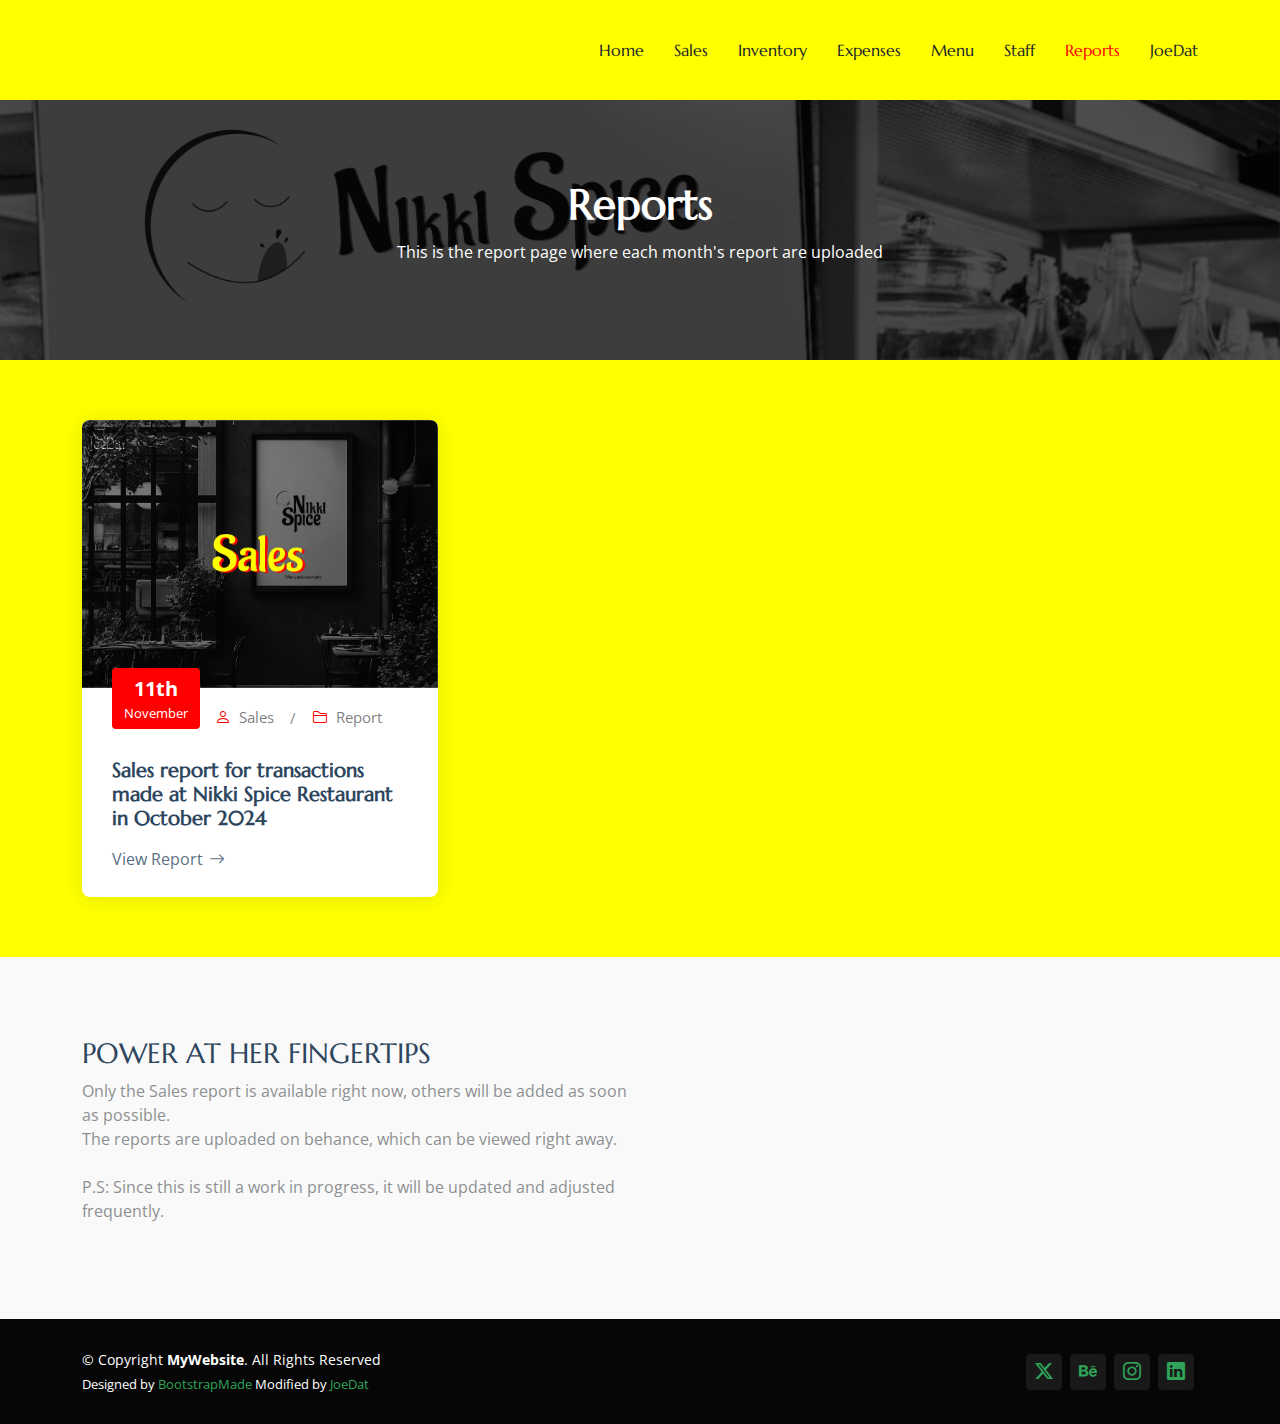
<file: reports.html>
<!DOCTYPE html>
<html lang="en">

<head>
  <meta charset="utf-8">
  <meta content="width=device-width, initial-scale=1.0" name="viewport">
  <title>Reports - Nikki Spice - JoeDat</title>
  <meta name="description" content="">
  <meta name="keywords" content="">

  <!-- Favicons -->
  <link href="assets/img/logo2.svg" rel="icon">
  <link href="assets/img/logo2.svg" rel="apple-touch-icon">

  <!-- Fonts -->
  <link href="https://fonts.googleapis.com" rel="preconnect">
  <link href="https://fonts.gstatic.com" rel="preconnect" crossorigin>
  <link href="https://fonts.googleapis.com/css2?family=Open+Sans:ital,wght@0,300;0,400;0,500;0,600;0,700;0,800;1,300;1,400;1,500;1,600;1,700;1,800&family=Marcellus:wght@400&display=swap" rel="stylesheet">

  <!-- Vendor CSS Files -->
  <link href="assets/vendor/bootstrap/css/bootstrap.min.css" rel="stylesheet">
  <link href="assets/vendor/bootstrap-icons/bootstrap-icons.css" rel="stylesheet">
  <link href="assets/vendor/aos/aos.css" rel="stylesheet">
  <link href="assets/vendor/swiper/swiper-bundle.min.css" rel="stylesheet">
  <link href="assets/vendor/glightbox/css/glightbox.min.css" rel="stylesheet">

  <!-- Main CSS File -->
  <link href="assets/css/main.css" rel="stylesheet">

  <!-- =======================================================
  * Template Name: AgriCulture
  * Template URL: https://bootstrapmade.com/agriculture-bootstrap-website-template/
  * Updated: Aug 07 2024 with Bootstrap v5.3.3
  * Author: BootstrapMade.com
  * License: https://bootstrapmade.com/license/
  ======================================================== -->
</head>

<body class="about-page">

  <header id="header" class="header d-flex align-items-center position-relative">
    <div class="container-fluid container-xl position-relative d-flex align-items-center justify-content-between">

      <a href="index.html" class="logo d-flex align-items-center">
        <!-- Uncomment the line below if you also wish to use an image logo -->
        <img src="assets/img/logo.svg" alt="AgriCulture">
        <!-- <h1 class="sitename">AgriCulture</h1>  -->
      </a>

      <nav id="navmenu" class="navmenu">
        <ul>
          <li><a href="index.html">Home</a></li>
          <li><a href="sales.html">Sales</a></li>
          <li><a href="inventory.html">Inventory</a></li>
          <li><a href="expenses.html">Expenses</a></li>
          <li><a href="menu.html">Menu</a></li>
		  <li><a href="staff.html">Staff</a></li>
		  <li><a href="reports.html" class="active">Reports</a></li>
		  <li><a href="https://mrjoedat.github.io/JoeDat/businessIntelligence.html">JoeDat</a></li>
          <!-- <li class="dropdown"><a href="#"><span>Dropdown</span> <i class="bi bi-chevron-down toggle-dropdown"></i></a>
            <ul>
              <li><a href="#">Dropdown 1</a></li>
              <li class="dropdown"><a href="#"><span>Deep Dropdown</span> <i class="bi bi-chevron-down toggle-dropdown"></i></a>
                <ul>
                  <li><a href="#">Deep Dropdown 1</a></li>
                  <li><a href="#">Deep Dropdown 2</a></li>
                  <li><a href="#">Deep Dropdown 3</a></li>
                  <li><a href="#">Deep Dropdown 4</a></li>
                  <li><a href="#">Deep Dropdown 5</a></li>
                </ul>
              </li>
              <li><a href="#">Dropdown 2</a></li>
              <li><a href="#">Dropdown 3</a></li>
              <li><a href="#">Dropdown 4</a></li>
            </ul>
          </li> -->
        </ul>
        <i class="mobile-nav-toggle d-xl-none bi bi-list"></i>
      </nav>

    </div>
  </header>

  <main class="main">

    <!-- Page Title -->
    <div class="page-title dark-background" data-aos="fade" style="background-image: url(assets/img/rep_title.jpg);">
      <div class="container position-relative">
        <h1>Reports</h1>
        <p>This is the report page where each month's report are uploaded</p>
        <!-- <nav class="breadcrumbs">
          <ol>
            <li><a href="index.html">Home</a></li>
            <li class="current">About</li>
          </ol>
        </nav> -->
      </div>
    </div><!-- End Page Title -->
	
<!-- Report Section -->
    <section id="blog-posts-2" class="blog-posts-2 section">

      <div class="container">
        <div class="row gy-4">

          <div class="col-lg-4">
            <article class="position-relative h-100">

              <div class="post-img position-relative overflow-hidden">
                <img src="assets/img/blog/blog-1.jpg" class="img-fluid" alt="">
              </div>

              <div class="meta d-flex align-items-end">
                <span class="post-date"><span>11th</span>November</span>
                <div class="d-flex align-items-center">
                  <i class="bi bi-person"></i> <span class="ps-2">Sales</span>
                </div>
                <span class="px-3 text-black-50">/</span>
                <div class="d-flex align-items-center">
                  <i class="bi bi-folder2"></i> <span class="ps-2">Report</span>
                </div>
              </div>

              <div class="post-content d-flex flex-column">

                <h3 class="post-title">Sales report for transactions made at Nikki Spice Restaurant in October 2024</h3>
                <a href="https://www.behance.net/gallery/212461645/Sales-Report-for-Nikki-Spice" class="readmore stretched-link"><span>View Report</span><i class="bi bi-arrow-right"></i></a>

              </div>

            </article>
          </div><!-- End post list item -->
        </div>
      </div>

    </section><!-- /Blog Posts 2 Section -->

    <!-- Call To Action Section -->
    <section id="call-to-action" class="call-to-action section light-background">

      <div class="content">
        <div class="container">
          <div class="row align-items-center">
            <div class="col-lg-6">
              <h3>Power at Her Fingertips</h3>
              <p class="opacity-50">
                Only the Sales report is available right now, others will be added as soon as possible.
				<br>The reports are uploaded on behance, which can be viewed right away.
				<br><br>P.S: Since this is still a work in progress, it will be updated and adjusted frequently.
              </p>
            </div>
            <!-- <div class="col-lg-6">
              <form action="forms/newsletter.php" class="form-subscribe php-email-form">
                <div class="form-group d-flex align-items-stretch">
                  <input type="email" name="email" class="form-control h-100" placeholder="Enter your e-mail">
                  <input type="submit" class="btn btn-secondary px-4" value="Subcribe">
                </div>
                <div class="loading">Loading</div>
                <div class="error-message"></div>
                <div class="sent-message">
                  Your subscription request has been sent. Thank you!
                </div>
              </form>
            </div> -->
          </div>
        </div>
      </div>
    </section><!-- /Call To Action Section -->

  </main>

  <footer id="footer" class="footer dark-background">

    <!-- <div class="footer-top">
      <div class="container">
        <div class="row gy-4">
          <div class="col-lg-4 col-md-6 footer-about">
            <a href="index.html" class="logo d-flex align-items-center">
              <span class="sitename">AgriCulture</span>
            </a>
            <div class="footer-contact pt-3">
              <p>A108 Adam Street</p>
              <p>New York, NY 535022</p>
              <p class="mt-3"><strong>Phone:</strong> <span>+1 5589 55488 55</span></p>
              <p><strong>Email:</strong> <span>info@example.com</span></p>
            </div>
          </div>

          <div class="col-lg-2 col-md-3 footer-links">
            <h4>Useful Links</h4>
            <ul>
              <li><a href="#">Home</a></li>
              <li><a href="#">About us</a></li>
              <li><a href="#">Services</a></li>
              <li><a href="#">Terms of service</a></li>
              <li><a href="#">Privacy policy</a></li>
            </ul>
          </div>

          <div class="col-lg-2 col-md-3 footer-links">
            <h4>Our Services</h4>
            <ul>
              <li><a href="#">Web Design</a></li>
              <li><a href="#">Web Development</a></li>
              <li><a href="#">Product Management</a></li>
              <li><a href="#">Marketing</a></li>
              <li><a href="#">Graphic Design</a></li>
            </ul>
          </div>

          <div class="col-lg-2 col-md-3 footer-links">
            <h4>Hic solutasetp</h4>
            <ul>
              <li><a href="#">Molestiae accusamus iure</a></li>
              <li><a href="#">Excepturi dignissimos</a></li>
              <li><a href="#">Suscipit distinctio</a></li>
              <li><a href="#">Dilecta</a></li>
              <li><a href="#">Sit quas consectetur</a></li>
            </ul>
          </div>

          <div class="col-lg-2 col-md-3 footer-links">
            <h4>Nobis illum</h4>
            <ul>
              <li><a href="#">Ipsam</a></li>
              <li><a href="#">Laudantium dolorum</a></li>
              <li><a href="#">Dinera</a></li>
              <li><a href="#">Trodelas</a></li>
              <li><a href="#">Flexo</a></li>
            </ul>
          </div>

        </div>
      </div>
    </div> -->

    <div class="copyright text-center">
      <div class="container d-flex flex-column flex-lg-row justify-content-center justify-content-lg-between align-items-center">

        <div class="d-flex flex-column align-items-center align-items-lg-start">
          <div>
            © Copyright <strong><span>MyWebsite</span></strong>. All Rights Reserved
          </div>
          <div class="credits">
            <!-- All the links in the footer should remain intact. -->
            <!-- You can delete the links only if you purchased the pro version. -->
            <!-- Licensing information: https://bootstrapmade.com/license/ -->
            <!-- Purchase the pro version with working PHP/AJAX contact form: https://bootstrapmade.com/herobiz-bootstrap-business-template/ -->
            Designed by <a href="https://bootstrapmade.com/">BootstrapMade</a>  Modified by <a href="https://linktr.ee/joedat">JoeDat</a>
          </div>
        </div>

        <div class="social-links order-first order-lg-last mb-3 mb-lg-0">
          <a href="https://x.com/MrJoe_DAT?s=09"><i class="bi bi-twitter-x"></i></a>
          <a href="https://www.behance.net/mrjoedat"><i class="bi bi-behance"></i></a>
          <a href="https://www.instagram.com/mrjoe_dat/profilecard/?igsh=M3VnenJ0ZWtwcGRw"><i class="bi bi-instagram"></i></a>
          <a href="https://www.linkedin.com/in/joseph-olaitan-82bb94194?utm_source=share&utm_campaign=share_via&utm_content=profile&utm_medium=android_app"><i class="bi bi-linkedin"></i></a>
        </div>

      </div>
    </div>

  </footer>

  <!-- Scroll Top -->
  <a href="#" id="scroll-top" class="scroll-top d-flex align-items-center justify-content-center"><i class="bi bi-arrow-up-short"></i></a>

  <!-- Preloader -->
  <div id="preloader"></div>

  <!-- Vendor JS Files -->
  <script src="assets/vendor/bootstrap/js/bootstrap.bundle.min.js"></script>
  <script src="assets/vendor/php-email-form/validate.js"></script>
  <script src="assets/vendor/aos/aos.js"></script>
  <script src="assets/vendor/swiper/swiper-bundle.min.js"></script>
  <script src="assets/vendor/glightbox/js/glightbox.min.js"></script>

  <!-- Main JS File -->
  <script src="assets/js/main.js"></script>

</body>

</html>
</file>
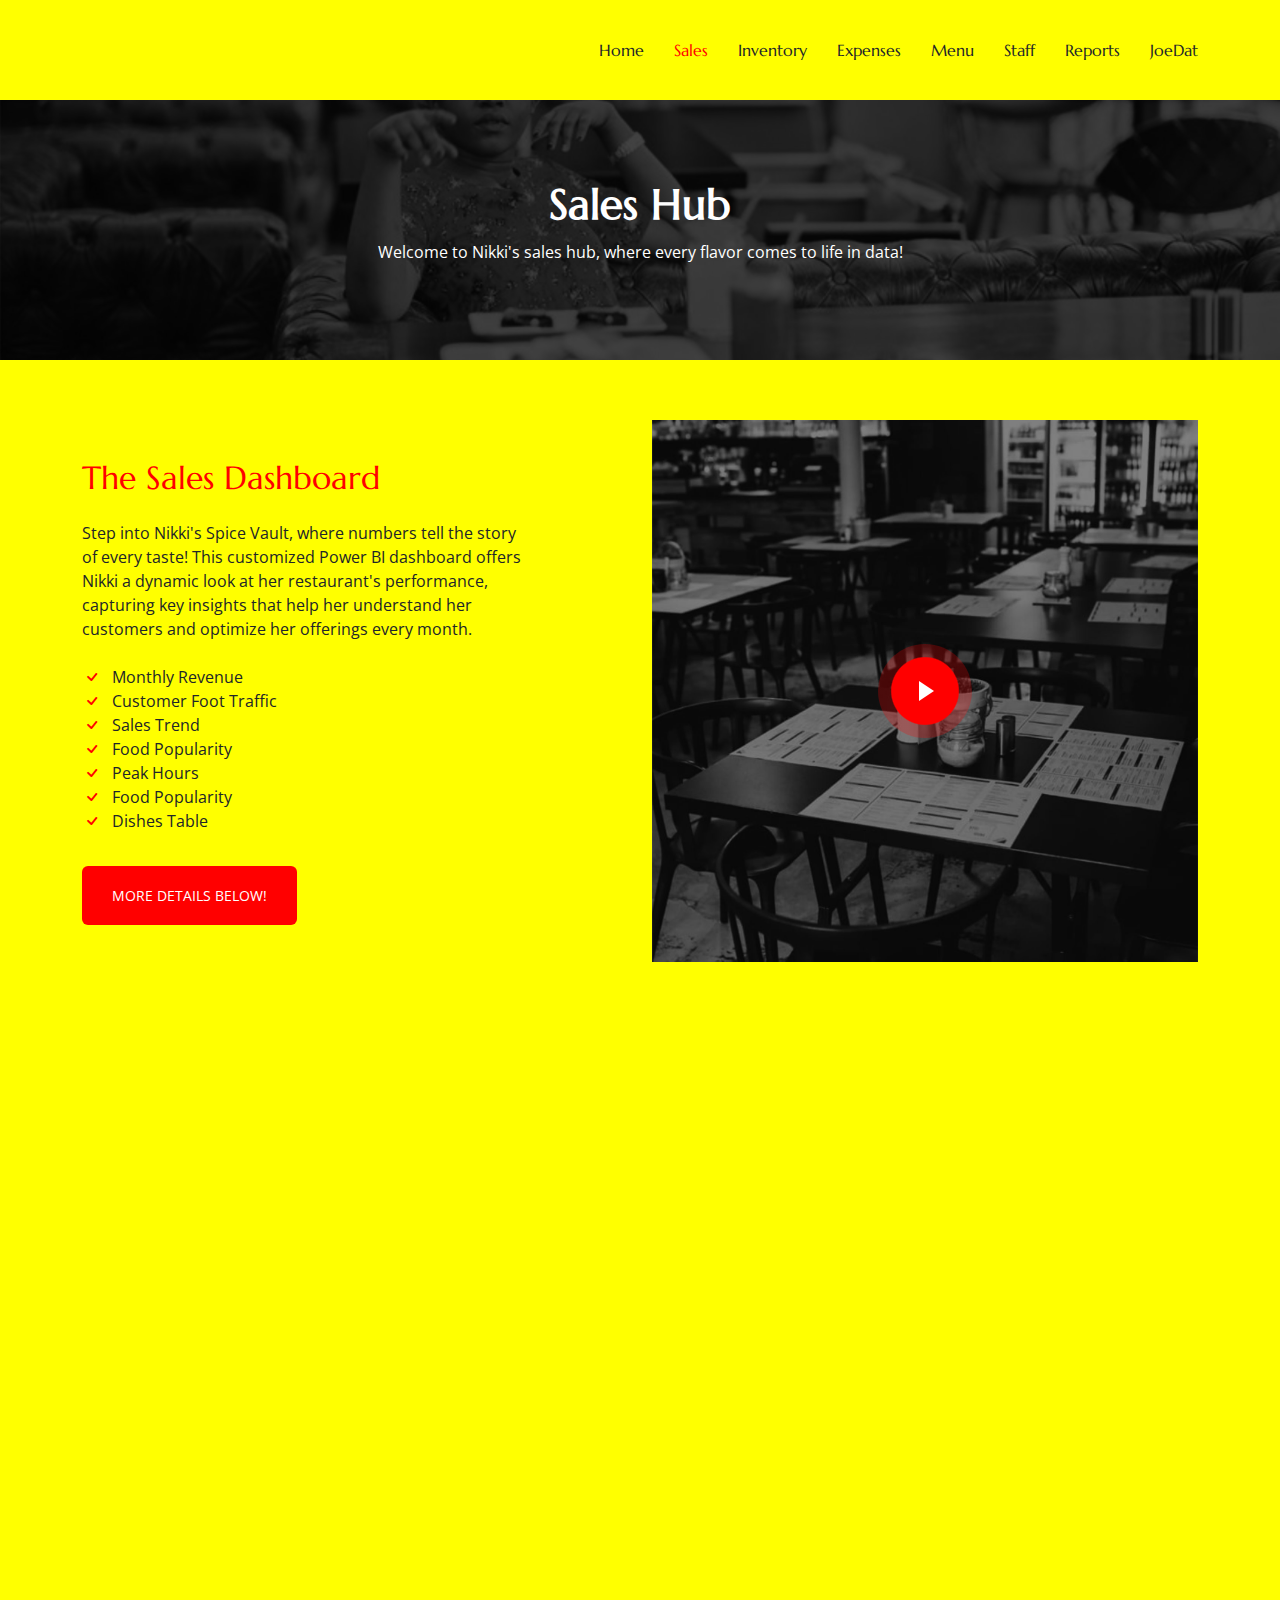
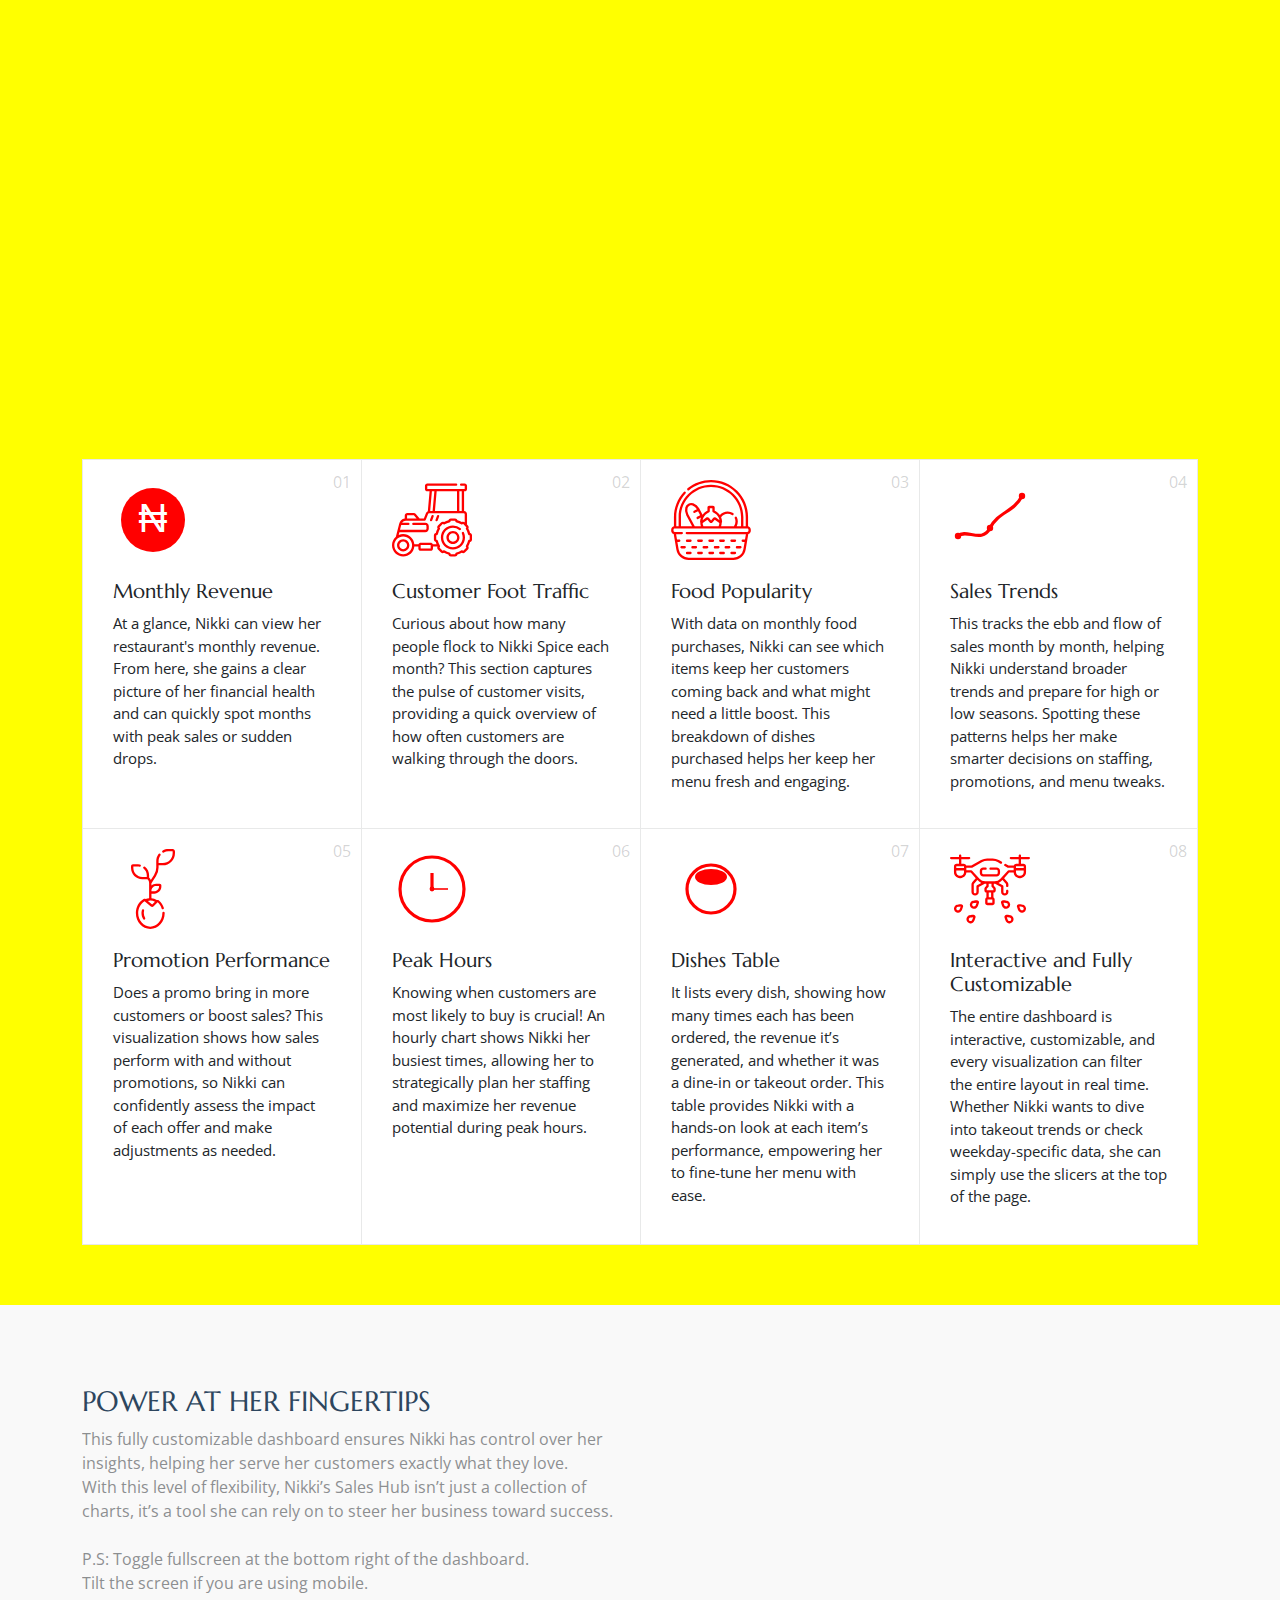
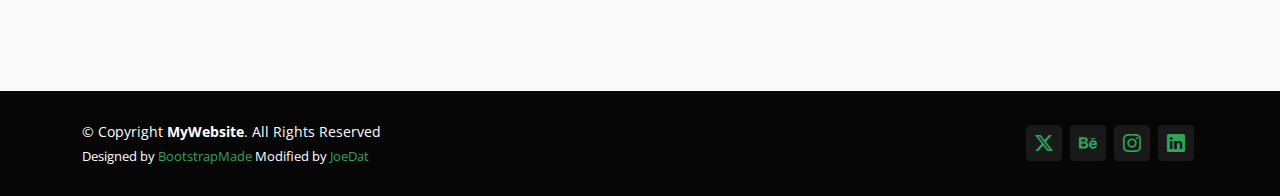
<file: sales.html>
<!DOCTYPE html>
<html lang="en">

<head>
  <meta charset="utf-8">
  <meta content="width=device-width, initial-scale=1.0" name="viewport">
  <title>Sales - Nikki Spice - JoeDat</title>
  <meta name="description" content="">
  <meta name="keywords" content="">

  <!-- Favicons -->
  <link href="assets/img/logo2.svg" rel="icon">
  <link href="assets/img/logo2.svg" rel="apple-touch-icon">

  <!-- Fonts -->
  <link href="https://fonts.googleapis.com" rel="preconnect">
  <link href="https://fonts.gstatic.com" rel="preconnect" crossorigin>
  <link href="https://fonts.googleapis.com/css2?family=Open+Sans:ital,wght@0,300;0,400;0,500;0,600;0,700;0,800;1,300;1,400;1,500;1,600;1,700;1,800&family=Marcellus:wght@400&display=swap" rel="stylesheet">

  <!-- Vendor CSS Files -->
  <link href="assets/vendor/bootstrap/css/bootstrap.min.css" rel="stylesheet">
  <link href="assets/vendor/bootstrap-icons/bootstrap-icons.css" rel="stylesheet">
  <link href="assets/vendor/aos/aos.css" rel="stylesheet">
  <link href="assets/vendor/swiper/swiper-bundle.min.css" rel="stylesheet">
  <link href="assets/vendor/glightbox/css/glightbox.min.css" rel="stylesheet">

  <!-- Main CSS File -->
  <link href="assets/css/main.css" rel="stylesheet">

  <!-- =======================================================
  * Template Name: AgriCulture
  * Template URL: https://bootstrapmade.com/agriculture-bootstrap-website-template/
  * Updated: Aug 07 2024 with Bootstrap v5.3.3
  * Author: BootstrapMade.com
  * License: https://bootstrapmade.com/license/
  ======================================================== -->
</head>

<body class="about-page">

  <header id="header" class="header d-flex align-items-center position-relative">
    <div class="container-fluid container-xl position-relative d-flex align-items-center justify-content-between">

      <a href="index.html" class="logo d-flex align-items-center">
        <!-- Uncomment the line below if you also wish to use an image logo -->
        <img src="assets/img/logo.svg" alt="AgriCulture">
        <!-- <h1 class="sitename">AgriCulture</h1>  -->
      </a>

      <nav id="navmenu" class="navmenu">
        <ul>
          <li><a href="index.html">Home</a></li>
          <li><a href="sales.html" class="active">Sales</a></li>
          <li><a href="inventory.html">Inventory</a></li>
          <li><a href="expenses.html">Expenses</a></li>
          <li><a href="menu.html">Menu</a></li>
		  <li><a href="staff.html">Staff</a></li>
		  <li><a href="reports.html">Reports</a></li>
		  <li><a href="https://mrjoedat.github.io/JoeDat/businessIntelligence.html">JoeDat</a></li>
          <!-- <li class="dropdown"><a href="#"><span>Dropdown</span> <i class="bi bi-chevron-down toggle-dropdown"></i></a>
            <ul>
              <li><a href="#">Dropdown 1</a></li>
              <li class="dropdown"><a href="#"><span>Deep Dropdown</span> <i class="bi bi-chevron-down toggle-dropdown"></i></a>
                <ul>
                  <li><a href="#">Deep Dropdown 1</a></li>
                  <li><a href="#">Deep Dropdown 2</a></li>
                  <li><a href="#">Deep Dropdown 3</a></li>
                  <li><a href="#">Deep Dropdown 4</a></li>
                  <li><a href="#">Deep Dropdown 5</a></li>
                </ul>
              </li>
              <li><a href="#">Dropdown 2</a></li>
              <li><a href="#">Dropdown 3</a></li>
              <li><a href="#">Dropdown 4</a></li>
            </ul>
          </li> -->
        </ul>
        <i class="mobile-nav-toggle d-xl-none bi bi-list"></i>
      </nav>

    </div>
  </header>

  <main class="main">

    <!-- Page Title -->
    <div class="page-title dark-background" data-aos="fade" style="background-image: url(assets/img/sales_title.jpg);">
      <div class="container position-relative">
        <h1>Sales Hub</h1>
        <p>Welcome to Nikki's sales hub, where every flavor comes to life in data!</p>
        <!-- <nav class="breadcrumbs">
          <ol>
            <li><a href="index.html">Home</a></li>
            <li class="current">About</li>
          </ol>
        </nav> -->
      </div>
    </div><!-- End Page Title -->

    <!-- About 3 Section -->
    <section id="about-3" class="about-3 section">

      <div class="container">
        <div class="row gy-4 justify-content-between align-items-center">
          <div class="col-lg-6 order-lg-2 position-relative" data-aos="zoom-out">
            <img src="assets/img/img_sq_1.jpg" alt="Image" class="img-fluid">
            <a href="#" class="glightbox pulsating-play-btn">
              <span class="play"><i class="bi bi-play-fill"></i></span>
            </a>
          </div>
          <div class="col-lg-5 order-lg-1" data-aos="fade-up" data-aos-delay="100">
            <h2 class="content-title mb-4">The Sales Dashboard</h2>
            <p class="mb-4">
              Step into Nikki's Spice Vault, where numbers tell the story of every taste!
              This customized Power BI dashboard offers Nikki a dynamic look at her 
              restaurant's performance, capturing key insights that help her understand 
              her customers and optimize her offerings every month.
            </p>
            <ul class="list-unstyled list-check">
              <li>Monthly Revenue</li>
              <li>Customer Foot Traffic</li>
              <li>Sales Trend</li>
			  <li>Food Popularity</li>
			  <li>Peak Hours</li>
			  <li>Food Popularity</li>
			  <li>Dishes Table</li>
            </ul>

            <p><a class="btn-cta">More Details Below!</a></p>
          </div>
        </div>
      </div>
    </section><!-- /About 3 Section href="#" -->

    <!-- Team Section -->
    <!--<section class="team-15 team section" id="team">
       Section Title -->
      <!--<div class="container section-title" data-aos="fade-up">
        <h2>Team</h2>
        <p>Necessitatibus eius consequatur</p>
      </div> End Section Title -->

      <!--<div class="content">
        <div class="container">

          <div class="row">
            <div class="col-lg-3 col-md-6 mb-4">
              <div class="person">
                <figure>
                  <img src="assets/img/team/team-1.jpg" alt="Image" class="img-fluid">
                  <div class="social">
                    <a href="#"><span class="bi bi-facebook"></span></a>
                    <a href="#"><span class="bi bi-twitter-x"></span></a>
                    <a href="#"><span class="bi bi-linkedin"></span></a>
                  </div>
                </figure>
                <div class="person-contents">
                  <h3>Joshua Stefan</h3>
                  <span class="position">Farmer</span>
                </div>
              </div>
            </div>

            <div class="col-lg-3 col-md-6 mb-4">
              <div class="person">
                <figure>
                  <img src="assets/img/team/team-2.jpg" alt="Image" class="img-fluid">
                  <div class="social">
                    <a href="#"><span class="bi bi-facebook"></span></a>
                    <a href="#"><span class="bi bi-twitter-x"></span></a>
                    <a href="#"><span class="bi bi-linkedin"></span></a>
                  </div>
                </figure>
                <div class="person-contents">
                  <h3>Sheena Anderson</h3>
                  <span class="position">Marketing</span>
                </div>
              </div>
            </div>

            <div class="col-lg-3 col-md-6 mb-4">
              <div class="person">
                <figure>
                  <img src="assets/img/team/team-3.jpg" alt="Image" class="img-fluid">
                  <div class="social">
                    <a href="#"><span class="bi bi-facebook"></span></a>
                    <a href="#"><span class="bi bi-twitter-x"></span></a>
                    <a href="#"><span class="bi bi-linkedin"></span></a>
                  </div>
                </figure>
                <div class="person-contents">
                  <h3>Evan Smith</h3>
                  <span class="position">Content</span>
                </div>
              </div>
            </div>

            <div class="col-lg-3 col-md-6 mb-4">
              <div class="person">
                <figure>
                  <img src="assets/img/team/team-4.jpg" alt="Image" class="img-fluid">
                  <div class="social">
                    <a href="#"><span class="bi bi-facebook"></span></a>
                    <a href="#"><span class="bi bi-twitter-x"></span></a>
                    <a href="#"><span class="bi bi-linkedin"></span></a>
                  </div>
                </figure>
                <div class="person-contents">
                  <h3>Kaylie Jones</h3>
                  <span class="position">Accountant</span>
                </div>
              </div>
            </div>

          </div>
        </div>
      </div>

    </section> /Team Section -->
	
<!-- Power BI Dashboard Section -->
<section class="dashboard-section section" id="dashboard">
  <div class="container section-title" data-aos="fade-up">
    <h2>Sales Dashboard</h2>
    <p>Get insights into sales transactions and performance at Nikki Spice</p>
	<p>(October 2024)</p>
  </div>

  <div class="content">
    <div class="container">
      <div class="row justify-content-center">
        <div class="col-lg-10 dashboard-iframe-container">
          <!-- Power BI Embedded Dashboard -->
          <iframe title="salesTransaction" class="responsive-iframe" src="https://app.powerbi.com/view?r=eyJrIjoiMWNlYWY3YTctZjg2OS00ZTkwLWJhZTItNmMzZjVhZDU1NDJlIiwidCI6IjkzNmU0OWM0LTJiOTAtNDE2Zi04OWJmLTk3MjVmYWNiNzIxNiJ9" frameborder="0" allowFullScreen="true"></iframe>
        </div>
      </div>
    </div>
  </div>
</section>


    <!-- Services Section -->
    <section id="services" class="services section">

      <!-- Section Title -->
      <div class="container section-title" data-aos="fade-up">
        <h2>More Information on Visuals</h2>
        <p>Tip: Take your time to explore the dashboard above.</p>
      </div><!-- End Section Title -->
      <div class="content">
        <div class="container">
          <div class="row g-0">
            <div class="col-lg-3 col-md-6">
              <div class="service-item">
                <span class="number">01</span>
                <div class="service-item-icon">
				  <svg xmlns="http://www.w3.org/2000/svg" width="80" height="80" viewBox="0 0 100 100">
					<!-- Coin Circle -->
					<circle cx="50" cy="50" r="40" fill="currentColor" />
					<!-- Naira Symbol -->
					<text x="50%" y="50%" font-size="50" font-family="impact, sans-serif" fill="white" text-anchor="middle" dy=".3em">₦</text>
				  </svg>
				</div>

                <div class="service-item-content">
                  <h3 class="service-heading">Monthly Revenue</h3>
                  <p>
                    At a glance, Nikki can view her restaurant's monthly revenue. From here, she gains a clear picture of her financial health and can quickly spot months with peak sales or sudden drops.
                  </p>
                </div>
              </div>
            </div>
            <div class="col-lg-3 col-md-6">
              <div class="service-item">
                <span class="number">02</span>
                <div class="service-item-icon">
                  <svg xmlns="http://www.w3.org/2000/svg" version="1.1" xmlns:xlink="http://www.w3.org/1999/xlink" width="80" height="80" x="0" y="0" viewBox="0 0 516.53 516.53" style="enable-background: new 0 0 512 512" xml:space="preserve" class="">
                    <g>
                      <path d="M504.085 341.447a113.617 113.617 0 0 0-11.524-27.805c3.866-6.212 3.104-14.506-2.288-19.897l-5.804-5.804v-67.388c0-10.907-8.398-19.878-19.066-20.817V73.099h4.012c8.301 0 15.054-6.753 15.054-15.054V37.599c0-8.301-6.753-15.054-15.054-15.054h-23.242a7.5 7.5 0 0 0 0 15l23.296.054-.054 20.5-241.554-.054.054-20.5H414.21a7.5 7.5 0 0 0 0-15H227.916c-8.301 0-15.054 6.753-15.054 15.054v20.446c0 8.301 6.753 15.054 15.054 15.054h14.719L231.27 201.13c-5.215 2.077-9.463 6.215-11.642 11.675l-14.014 35.128h-27.323l-24.417-28.857a16.73 16.73 0 0 0-12.795-5.936H99.071c-9.242 0-16.761 7.519-16.761 16.761v18.66a44.759 44.759 0 0 0-35.97 33.278L24.937 367.09C9.676 380.359 0 399.894 0 421.658c0 39.881 32.446 72.327 72.328 72.327 37.349 0 68.174-28.457 71.938-64.827h25.905v12.546c0 8.282 6.738 15.02 15.02 15.02h64.364c8.282 0 15.02-6.738 15.02-15.02v-12.546h29.374c-3.278 6.098-2.356 13.875 2.785 19.016l19.555 19.554a16 16 0 0 0 11.388 4.718c3.045 0 5.961-.839 8.506-2.431a113.556 113.556 0 0 0 27.808 11.525c1.662 7.123 8.064 12.445 15.686 12.445h27.655c7.602 0 13.99-5.293 15.672-12.441a113.582 113.582 0 0 0 27.814-11.525 15.986 15.986 0 0 0 8.514 2.427c4.302 0 8.346-1.675 11.388-4.717l19.555-19.555c5.396-5.396 6.156-13.7 2.29-19.901a113.607 113.607 0 0 0 11.522-27.801c7.123-1.662 12.445-8.064 12.445-15.686v-27.655c-.002-7.621-5.324-14.023-12.447-15.684zm-53.681-141.805h-15.681V73.099h15.681zM419.723 73.099v126.543h-142.46l11.233-126.543zm-146.286 0-11.233 126.543h-15.743l11.234-126.543zM99.071 228.14h42.008c.519 0 1.008.227 1.344.624l16.219 19.169H97.311v-18.032c0-.971.79-1.761 1.76-1.761zm-51.11 108.845h167.157c12.315 0 22.334-10.019 22.334-22.334v-16.152c0-12.315-10.019-22.334-22.334-22.334h-77.364a7.5 7.5 0 0 0 0 15h77.364c4.044 0 7.334 3.29 7.334 7.334v16.152c0 4.044-3.29 7.334-7.334 7.334H51.727l7.738-30.821h46.327a7.5 7.5 0 0 0 0-15h-40.76a29.774 29.774 0 0 1 24.779-13.231h120.886a7.5 7.5 0 0 0 6.966-4.721l15.897-39.849a5.883 5.883 0 0 1 5.49-3.721h224.51a5.916 5.916 0 0 1 5.91 5.91v52.522c-5.348-4.343-12.853-4.747-18.636-1.165a113.598 113.598 0 0 0-27.818-11.532c-1.662-7.123-8.063-12.445-15.685-12.445h-27.655c-7.602 0-13.99 5.294-15.672 12.441a113.583 113.583 0 0 0-27.818 11.527c-6.213-3.868-14.506-3.104-19.897 2.288l-19.555 19.555c-5.375 5.375-6.149 13.637-2.28 19.884a113.572 113.572 0 0 0-11.531 27.818c-7.123 1.662-12.445 8.063-12.445 15.685v27.655c0 7.602 5.293 13.99 12.441 15.672 1.242 4.67 2.784 9.24 4.603 13.699h-24.12c-2.277-5.402-7.626-9.204-13.847-9.204h-64.364c-6.221 0-11.569 3.802-13.847 9.204h-27.078c-3.764-36.371-34.589-64.828-71.938-64.828a71.896 71.896 0 0 0-28.994 6.086zm24.367 142c-31.61 0-57.328-25.717-57.328-57.327s25.717-57.328 57.328-57.328 57.327 25.717 57.327 57.328-25.717 57.327-57.327 57.327zm177.24-37.262h-.013l-64.384-.02.02-21.75 64.384.02zm251.962-56.937c0 .609-.496 1.105-1.189 1.105-4.816 0-8.956 3.287-10.065 7.992a98.695 98.695 0 0 1-12.139 29.288c-2.543 4.113-1.939 9.365 1.447 12.75l.084.084a1.105 1.105 0 0 1 0 1.562l-19.555 19.555a1.085 1.085 0 0 1-.781.323c-.208 0-.514-.056-.761-.303a3.326 3.326 0 0 0-.084-.084c-3.406-3.407-8.658-4.01-12.77-1.467a98.657 98.657 0 0 1-29.288 12.138c-4.706 1.11-7.992 5.25-7.992 10.15 0 .609-.496 1.105-1.104 1.105h-27.655c-.609 0-1.105-.496-1.105-1.189 0-4.816-3.287-8.956-7.992-10.066a98.69 98.69 0 0 1-29.287-12.137 10.35 10.35 0 0 0-5.455-1.561c-2.68 0-5.338 1.049-7.38 3.091a1.085 1.085 0 0 1-.781.323c-.208 0-.513-.056-.781-.324l-19.555-19.555c-.431-.431-.431-1.132.064-1.627 3.406-3.406 4.009-8.657 1.466-12.77a98.66 98.66 0 0 1-12.138-29.287c-1.11-4.706-5.25-7.992-10.15-7.992a1.107 1.107 0 0 1-1.105-1.105V357.13c0-.609.496-1.104 1.189-1.104 4.816 0 8.956-3.287 10.066-7.992a98.661 98.661 0 0 1 12.138-29.288c2.542-4.112 1.939-9.364-1.531-12.833a1.106 1.106 0 0 1 0-1.563l19.555-19.555c.431-.431 1.132-.431 1.626.064 3.407 3.408 8.658 4.011 12.77 1.467a98.666 98.666 0 0 1 29.288-12.138c4.706-1.11 7.992-5.25 7.992-10.15 0-.609.496-1.105 1.105-1.105h27.655c.609 0 1.104.496 1.104 1.189 0 4.816 3.287 8.956 7.992 10.066a98.664 98.664 0 0 1 29.288 12.139c4.113 2.543 9.365 1.939 12.833-1.531a1.107 1.107 0 0 1 1.563 0l19.555 19.555c.431.431.431 1.132-.062 1.625-3.408 3.406-4.012 8.658-1.468 12.771a98.666 98.666 0 0 1 12.138 29.288c1.11 4.706 5.25 7.992 10.066 7.992h.084c.609 0 1.105.496 1.105 1.104z" fill="currentColor" opacity="1" data-original="currentColor" class=""></path>
                      <path d="M454.895 335.721a7.5 7.5 0 0 0-3.834 9.889 62.412 62.412 0 0 1 5.335 25.349c0 34.678-28.213 62.891-62.891 62.891s-62.891-28.213-62.891-62.891c0-34.679 28.213-62.892 62.891-62.892a62.934 62.934 0 0 1 40.397 14.703 7.5 7.5 0 0 0 10.566-.923 7.5 7.5 0 0 0-.923-10.566 77.96 77.96 0 0 0-50.041-18.213c-42.949 0-77.891 34.942-77.891 77.892 0 42.949 34.942 77.891 77.891 77.891s77.891-34.942 77.891-77.891c0-10.895-2.224-21.46-6.611-31.403a7.5 7.5 0 0 0-9.889-3.836zM72.328 381.807c-21.974 0-39.851 17.877-39.851 39.851s17.877 39.851 39.851 39.851 39.851-17.877 39.851-39.851-17.878-39.851-39.851-39.851zm0 64.702c-13.703 0-24.851-11.148-24.851-24.851s11.148-24.851 24.851-24.851 24.851 11.148 24.851 24.851-11.149 24.851-24.851 24.851z" fill="currentColor" opacity="1" data-original="currentColor" class=""></path>
                      <path d="M393.504 328.829c-23.23 0-42.13 18.899-42.13 42.13 0 23.23 18.899 42.129 42.13 42.129s42.13-18.899 42.13-42.129-18.9-42.13-42.13-42.13zm0 69.26c-14.959 0-27.13-12.17-27.13-27.129s12.17-27.13 27.13-27.13 27.13 12.17 27.13 27.13c0 14.958-12.171 27.129-27.13 27.129zM249.861 265.585a7.487 7.487 0 0 0 2.663.491 7.503 7.503 0 0 0 7.013-4.838l9.438-24.841a7.5 7.5 0 0 0-14.022-5.328l-9.438 24.841a7.499 7.499 0 0 0 4.346 9.675zM285.384 265.585a7.487 7.487 0 0 0 2.663.491 7.502 7.502 0 0 0 7.012-4.838l9.439-24.841a7.5 7.5 0 0 0-4.347-9.675 7.5 7.5 0 0 0-9.675 4.347l-9.439 24.841a7.5 7.5 0 0 0 4.347 9.675z" fill="currentColor" opacity="1" data-original="currentColor" class=""></path>
                    </g>
                  </svg>
                </div>
                <div class="service-item-content">
                  <h3 class="service-heading">Customer Foot Traffic</h3>
                  <p>
                    Curious about how many people flock to Nikki Spice each month? This section captures the pulse of customer visits, providing a quick overview of how often customers are walking through the doors.
                  </p>
                </div>
              </div>
            </div>
            <div class="col-lg-3 col-md-6">
              <div class="service-item">
                <span class="number">03</span>
                <div class="service-item-icon">
                  <svg xmlns="http://www.w3.org/2000/svg" version="1.1" xmlns:xlink="http://www.w3.org/1999/xlink" width="80" height="80" x="0" y="0" viewBox="0 0 511.67 511.67" style="enable-background: new 0 0 512 512" xml:space="preserve" class="">
                    <g>
                      <path d="M492.96 296.401v-59.276c0-63.338-24.665-122.886-69.452-167.673C378.721 24.666 319.174 0 255.835 0c-54.517 0-107.757 18.967-149.914 53.407a7.5 7.5 0 1 0 9.491 11.616C154.896 32.765 204.767 15 255.835 15c59.332 0 115.112 23.105 157.066 65.059 41.953 41.954 65.059 97.734 65.059 157.066v58.7h-15v-58.7C462.96 122.916 370.044 30 255.835 30S48.71 122.916 48.71 237.125v58.7h-15v-58.7c0-56.142 21.01-109.737 59.158-150.913a7.502 7.502 0 0 0-11.004-10.195C41.139 119.975 18.71 177.19 18.71 237.125v59.276c-10.029 2.3-17.535 11.291-17.535 22.008v5.81c0 10.194 6.791 18.828 16.085 21.627l16.782 99.17c6.535 38.622 39.71 66.654 78.882 66.654h285.822c39.172 0 72.347-28.032 78.882-66.654l16.782-99.17c9.294-2.798 16.085-11.432 16.085-21.627v-5.81c0-10.717-7.506-19.708-17.535-22.008zM63.71 237.125C63.71 131.187 149.896 45 255.835 45S447.96 131.187 447.96 237.125v58.7h-27.888a64.77 64.77 0 0 0 7.259-29.747c0-9.561-2.046-18.787-6.081-27.423a7.5 7.5 0 0 0-13.59 6.35c3.1 6.633 4.671 13.723 4.671 21.073a49.851 49.851 0 0 1-9.875 29.747h-82.073a68.421 68.421 0 0 0 3.912-22.766l-.003-.369a10.737 10.737 0 0 0 2.441-7.707l-.074-.952a81.022 81.022 0 0 0-6.053-25.058c9.161-14.126 24.883-22.763 41.856-22.763a49.676 49.676 0 0 1 26.83 7.844 7.5 7.5 0 0 0 8.086-12.634 64.65 64.65 0 0 0-34.916-10.21c-19.407 0-37.547 8.686-49.744 23.261a81.08 81.08 0 0 0-25.89-24.171l-7.325-4.298v-19.86c0-6.111-4.972-11.083-11.083-11.083h-24.17c-6.111 0-11.083 4.972-11.083 11.083v19.86l-7.325 4.298a81.067 81.067 0 0 0-24.083 21.633l-21.606-40.574a68.923 68.923 0 0 0-37.588-32.526 39.21 39.21 0 0 0-31.641 2.285 39.215 39.215 0 0 0-19.556 24.977 68.922 68.922 0 0 0 6.006 49.343l37.481 70.388H63.71zm88.14 58.7-41.235-77.438a53.95 53.95 0 0 1-4.701-38.625c1.687-6.691 5.971-12.162 12.061-15.405 6.091-3.244 13.022-3.745 19.516-1.409a53.936 53.936 0 0 1 28.384 23.614L146.29 196.99a7.5 7.5 0 0 0 7.051 13.241l19.627-10.451 13.619 25.575-19.627 10.451a7.5 7.5 0 0 0 7.051 13.241l17.809-9.483a81.015 81.015 0 0 0-5.807 24.466l-.074.961a10.774 10.774 0 0 0 1.468 6.319c-.018.6-.03 1.185-.03 1.752a68.427 68.427 0 0 0 3.914 22.766H151.85zm116.357-89.059 11.029 6.472a66.163 66.163 0 0 1 31.323 43.794l-23.74-16.479a13.027 13.027 0 0 0-17.511 2.36l-12.974 15.524-12.974-15.525c-2.59-3.099-6.283-4.719-10.029-4.719-2.584 0-5.193.771-7.481 2.359l-23.74 16.478a66.163 66.163 0 0 1 31.323-43.794l11.029-6.472a7.5 7.5 0 0 0 3.704-6.469v-20.238h16.336v20.238a7.504 7.504 0 0 0 3.705 6.471zm-60.729 89.059a53.472 53.472 0 0 1-5.062-20.774c.171-.105.342-.21.509-.326l30.046-20.854 15.047 18.007c2.065 2.471 5.097 3.888 8.317 3.888s6.252-1.417 8.317-3.888v-.001l15.047-18.006 29.574 20.527a53.458 53.458 0 0 1-5.081 21.428h-96.714zm288.017 28.394c0 4.182-3.402 7.584-7.584 7.584H101.084c-4.143 0-7.5 3.358-7.5 7.5s3.357 7.5 7.5 7.5h377.952l-5.751 33.987h-14.299c-4.143 0-7.5 3.358-7.5 7.5s3.357 7.5 7.5 7.5h11.76l-7.907 46.723a64.83 64.83 0 0 1-64.093 54.157H112.924a64.83 64.83 0 0 1-64.093-54.157l-7.907-46.723h11.76c4.143 0 7.5-3.358 7.5-7.5s-3.357-7.5-7.5-7.5H38.386l-5.751-33.987h36.487c4.143 0 7.5-3.358 7.5-7.5s-3.357-7.5-7.5-7.5H23.759c-4.182 0-7.584-3.402-7.584-7.584v-5.81c0-4.182 3.402-7.584 7.584-7.584h464.152c4.182 0 7.584 3.402 7.584 7.584z" fill="currentColor" opacity="1" data-original="currentColor"></path>
                      <path d="M246.338 395.79h21.993c4.143 0 7.5-3.358 7.5-7.5s-3.357-7.5-7.5-7.5h-21.993c-4.143 0-7.5 3.358-7.5 7.5s3.357 7.5 7.5 7.5zM174.455 395.79h21.994c4.143 0 7.5-3.358 7.5-7.5s-3.357-7.5-7.5-7.5h-21.994c-4.143 0-7.5 3.358-7.5 7.5s3.357 7.5 7.5 7.5zM102.573 395.79h21.994c4.143 0 7.5-3.358 7.5-7.5s-3.357-7.5-7.5-7.5h-21.994a7.5 7.5 0 0 0 0 15zM315.221 395.79h21.994c4.143 0 7.5-3.358 7.5-7.5s-3.357-7.5-7.5-7.5h-21.994c-4.143 0-7.5 3.358-7.5 7.5s3.357 7.5 7.5 7.5zM387.103 395.79h21.994c4.143 0 7.5-3.358 7.5-7.5s-3.357-7.5-7.5-7.5h-21.994c-4.143 0-7.5 3.358-7.5 7.5s3.357 7.5 7.5 7.5zM246.338 474.186h21.993c4.143 0 7.5-3.358 7.5-7.5s-3.357-7.5-7.5-7.5h-21.993c-4.143 0-7.5 3.358-7.5 7.5s3.357 7.5 7.5 7.5zM174.455 474.186h21.994c4.143 0 7.5-3.358 7.5-7.5s-3.357-7.5-7.5-7.5h-21.994c-4.143 0-7.5 3.358-7.5 7.5s3.357 7.5 7.5 7.5zM102.573 474.186h21.994c4.143 0 7.5-3.358 7.5-7.5s-3.357-7.5-7.5-7.5h-21.994a7.5 7.5 0 0 0 0 15zM337.215 459.186h-21.994c-4.143 0-7.5 3.358-7.5 7.5s3.357 7.5 7.5 7.5h21.994a7.5 7.5 0 0 0 0-15zM387.103 474.186h21.994c4.143 0 7.5-3.358 7.5-7.5s-3.357-7.5-7.5-7.5h-21.994c-4.143 0-7.5 3.358-7.5 7.5s3.357 7.5 7.5 7.5zM273.606 430.229a7.5 7.5 0 0 0 7.5 7.5H303.1c4.143 0 7.5-3.358 7.5-7.5s-3.357-7.5-7.5-7.5h-21.994a7.5 7.5 0 0 0-7.5 7.5zM201.725 430.229a7.5 7.5 0 0 0 7.5 7.5h21.994c4.143 0 7.5-3.358 7.5-7.5s-3.357-7.5-7.5-7.5h-21.994a7.5 7.5 0 0 0-7.5 7.5zM129.843 430.229a7.5 7.5 0 0 0 7.5 7.5h21.993c4.143 0 7.5-3.358 7.5-7.5s-3.357-7.5-7.5-7.5h-21.993a7.5 7.5 0 0 0-7.5 7.5zM87.454 422.729H67.46c-4.143 0-7.5 3.358-7.5 7.5s3.357 7.5 7.5 7.5h19.994c4.143 0 7.5-3.358 7.5-7.5s-3.357-7.5-7.5-7.5zM342.49 430.229a7.5 7.5 0 0 0 7.5 7.5h21.993c4.143 0 7.5-3.358 7.5-7.5s-3.357-7.5-7.5-7.5H349.99a7.5 7.5 0 0 0-7.5 7.5zM414.372 430.229a7.5 7.5 0 0 0 7.5 7.5h21.994c4.143 0 7.5-3.358 7.5-7.5s-3.357-7.5-7.5-7.5h-21.994a7.5 7.5 0 0 0-7.5 7.5z" fill="currentColor" opacity="1" data-original="currentColor"></path>
                    </g>
                  </svg>
                </div>
                <div class="service-item-content">
                  <h3 class="service-heading">Food Popularity</h3>
                  <p>
                    With data on monthly food purchases, Nikki can see which items keep her customers coming back and what might need a little boost. This breakdown of dishes purchased helps her keep her menu fresh and engaging.
                  </p>
                </div>
              </div>
            </div>
            <div class="col-lg-3 col-md-6">
              <div class="service-item">
                <span class="number">04</span>
                <div class="service-item-icon">
				  <svg xmlns="http://www.w3.org/2000/svg" width="80" height="80" viewBox="0 0 100 100">
					<path d="M10,70 C20,60, 40,80, 50,60 C60,40, 80,40, 90,20" 
						  fill="none" 
						  stroke="currentColor" 
						  stroke-width="4" />
					<circle cx="10" cy="70" r="4" fill="currentColor" />
					<circle cx="50" cy="60" r="4" fill="currentColor" />
					<circle cx="90" cy="20" r="4" fill="currentColor" />
				  </svg>
				</div>
                <div class="service-item-content">
                  <h3 class="service-heading">Sales Trends</h3>
                  <p>
                    This tracks the ebb and flow of sales month by month, helping Nikki understand broader trends and prepare for high or low seasons. Spotting these patterns helps her make smarter decisions on staffing, promotions, and menu tweaks.
                  </p>
                </div>
              </div>
            </div>

            <div class="col-lg-3 col-md-6">
              <div class="service-item">
                <span class="number">05</span>
                <div class="service-item-icon">
                  <svg xmlns="http://www.w3.org/2000/svg" version="1.1" xmlns:xlink="http://www.w3.org/1999/xlink" width="80" height="80" x="0" y="0" viewBox="0 0 513.089 513.089" style="enable-background: new 0 0 512 512" xml:space="preserve" class="">
                    <g>
                      <path d="M194.209 386.877a7.497 7.497 0 0 0-9.15 5.363 75.07 75.07 0 0 0-2.428 18.947c0 13.789 3.615 27 10.454 38.204a7.494 7.494 0 0 0 10.308 2.495 7.5 7.5 0 0 0 2.494-10.309c-5.401-8.851-8.257-19.359-8.257-30.39a60.09 60.09 0 0 1 1.941-15.16 7.497 7.497 0 0 0-5.362-9.15z" fill="currentColor" opacity="1" data-original="currentColor"></path>
                      <path d="M382.56 0h-27.319c-12.654 0-25.236 3.119-36.386 9.021a7.5 7.5 0 0 0 7.018 13.258c9.124-4.83 19.005-7.278 29.368-7.278h27.222v12.022c0 34.679-28.213 62.892-62.892 62.892h-27.222V77.893c0-13.309 4.12-26.038 11.914-36.811a7.5 7.5 0 0 0-12.153-8.793c-9.657 13.347-14.762 29.117-14.762 45.604V119.154a88.294 88.294 0 0 1-14.296 48.23l-20.501 31.543a46.65 46.65 0 0 0-9.615-13.916l-1.273-1.273v-14.053c0-21.604-9.58-41.872-26.284-55.608a7.5 7.5 0 0 0-9.528 11.586c13.226 10.876 20.812 26.922 20.812 44.022v9.66h-29.069c-31.412 0-56.968-25.556-56.968-56.968v-9.66h29.069c3.454 0 6.976.329 10.467.977a7.5 7.5 0 0 0 2.738-14.748 72.57 72.57 0 0 0-13.205-1.229h-31.883c-6.72 0-12.187 5.467-12.187 12.186v12.474c0 39.684 32.284 71.968 71.968 71.968h33.463l1.273 1.273c5.979 5.979 9.271 13.927 9.271 22.381v98.306a79.003 79.003 0 0 0-21.446 5.114c-4.152-2.798-9.597-3.045-13.983-.509-30.558 17.671-49.541 52.263-49.541 90.277 0 56.188 41.481 101.901 92.47 101.901s92.47-45.713 92.47-101.901c0-.237-.004-.473-.009-.709l-.005-.334a7.5 7.5 0 0 0-7.499-7.433h-.068a7.5 7.5 0 0 0-7.433 7.567l.014.909c0 47.917-34.753 86.901-77.47 86.901s-77.47-38.984-77.47-86.901c0-32.212 15.656-61.449 40.948-76.643l40.182 34.094c5.225 4.433 13.1 4.099 17.929-.761l25.512-25.668c11.649 10.022 20.473 23.408 25.562 38.809a7.496 7.496 0 0 0 9.475 4.768 7.5 7.5 0 0 0 4.768-9.474c-6.15-18.613-17.027-34.756-31.454-46.681-4.011-3.317-9.358-3.923-13.824-1.93-10.53-6.377-22.136-10.243-34.128-11.384v-29.695h18.365c25.013 0 45.362-20.35 45.362-45.362v-7.928c0-6.115-4.975-11.089-11.089-11.089h-22.276c-11.667 0-22.318 4.429-30.362 11.693v-13.713l29.028-44.665a103.263 103.263 0 0 0 16.72-56.404v-14.239h27.222c42.949 0 77.892-34.942 77.892-77.892v-12.12C397.462 6.685 390.777 0 382.56 0zM251.211 356.136l-27.468-23.306a63.694 63.694 0 0 1 15.358-1.884c10.366 0 20.534 2.525 29.851 7.34zm25.752-118.894h18.365v4.017c0 16.742-13.62 30.362-30.362 30.362h-18.365v-4.017c0-16.741 13.62-30.362 30.362-30.362z" fill="currentColor" opacity="1" data-original="currentColor"></path>
                    </g>
                  </svg>
                </div>
                <div class="service-item-content">
                  <h3 class="service-heading">Promotion Performance</h3>
                  <p>
                    Does a promo bring in more customers or boost sales? This visualization shows how sales perform with and without promotions, so Nikki can confidently assess the impact of each offer and make adjustments as needed.
                  </p>
                </div>
              </div>
            </div>
            <div class="col-lg-3 col-md-6">
              <div class="service-item">
                <span class="number">06</span>
                <div class="service-item-icon">
				  <svg xmlns="http://www.w3.org/2000/svg" width="80" height="80" viewBox="0 0 100 100">
					<!-- Clock Circle -->
					<circle cx="50" cy="50" r="40" fill="none" stroke="currentColor" stroke-width="4" />
					<!-- Hour Hand -->
					<line x1="50" y1="50" x2="50" y2="30" stroke="currentColor" stroke-width="4" />
					<!-- Minute Hand -->
					<line x1="50" y1="50" x2="70" y2="50" stroke="currentColor" stroke-width="2" />
					<!-- Center Dot -->
					<circle cx="50" cy="50" r="3" fill="currentColor" />
				  </svg>
				</div>
                <div class="service-item-content">
                  <h3 class="service-heading">Peak Hours</h3>
                  <p>
                    Knowing when customers are most likely to buy is crucial! An hourly chart shows Nikki her busiest times, allowing her to strategically plan her staffing and maximize her revenue potential during peak hours.
                  </p>
                </div>
              </div>
            </div>
            <div class="col-lg-3 col-md-6">
              <div class="service-item">
                <span class="number">07</span>
                <div class="service-item-icon">
				  <svg xmlns="http://www.w3.org/2000/svg" width="80" height="80" viewBox="0 0 100 100">
					<!-- Plate (Circle) -->
					<circle cx="50" cy="50" r="30" fill="none" stroke="currentColor" stroke-width="4" />
					<!-- Food (Scoop) -->
					<ellipse cx="50" cy="35" rx="20" ry="10" fill="currentColor" />
				  </svg>
				</div>
                <div class="service-item-content">
                  <h3 class="service-heading">Dishes Table</h3>
                  <p>
                    It lists every dish, showing how many times each has been ordered, the revenue it’s generated, and whether it was a dine-in or takeout order. This table provides Nikki with a hands-on look at each item’s performance, empowering her to fine-tune her menu with ease.
                  </p>
                </div>
              </div>
            </div>
            <div class="col-lg-3 col-md-6">
              <div class="service-item">
                <span class="number">08</span>
                <div class="service-item-icon">
                  <svg xmlns="http://www.w3.org/2000/svg" version="1.1" xmlns:xlink="http://www.w3.org/1999/xlink" width="80" height="80" x="0" y="0" viewBox="0 0 512.805 512.805" style="enable-background: new 0 0 512 512" xml:space="preserve" class="">
                    <g>
                      <path d="M505.305 50.503h-50.094v-7.141c0-4.143-3.357-7.5-7.5-7.5s-7.5 3.357-7.5 7.5v7.141h-50.094c-4.143 0-7.5 3.357-7.5 7.5s3.357 7.5 7.5 7.5h50.094v29.428h-15.309c-7.223 0-13.385 4.557-15.809 10.939h-33.847l-16.98-9.451a7.5 7.5 0 0 0-7.295 13.107l18.682 10.397a7.507 7.507 0 0 0 3.647.946h34.681v15.505h-32.393a7.495 7.495 0 0 0-5.565 2.473l-47.127 52.176a49.438 49.438 0 0 1-36.627 16.273h-60.732a49.442 49.442 0 0 1-36.627-16.273l-47.127-52.176a7.5 7.5 0 0 0-5.565-2.473h-31.393V120.87h33.681a7.507 7.507 0 0 0 3.647-.946l64.468-35.883a64.829 64.829 0 0 1 31.454-8.163h35.656a64.819 64.819 0 0 1 31.454 8.164l17.778 9.896a7.5 7.5 0 0 0 7.295-13.107l-17.778-9.895a79.844 79.844 0 0 0-38.749-10.058h-35.656a79.854 79.854 0 0 0-38.749 10.057l-62.767 34.936h-32.847c-2.424-6.383-8.587-10.939-15.809-10.939H72.594V65.503h50.094c4.143 0 7.5-3.357 7.5-7.5s-3.357-7.5-7.5-7.5H72.594v-7.141c0-4.143-3.357-7.5-7.5-7.5s-7.5 3.357-7.5 7.5v7.141H7.5c-4.143 0-7.5 3.357-7.5 7.5s3.357 7.5 7.5 7.5h50.094v29.428H42.285c-9.331 0-16.922 7.591-16.922 16.922v37.917c0 20.438 16.628 37.066 37.066 37.066h5.329c19.899 0 36.18-15.765 37.025-35.461h28.101l31.968 35.393-22.399 27.123a21.63 21.63 0 0 0-4.939 13.742v47.817c0 12.898 10.494 23.393 23.394 23.393 12.898 0 23.393-10.494 23.393-23.393v-32.069l38.482-21.157c.917.04 1.834.073 2.755.073h7.432v13.542l-8.567 8.567a13.242 13.242 0 0 0-3.903 9.424v12.244c0 7.191 5.729 13.055 12.86 13.304v31.344c-4.637 2.472-7.804 7.354-7.804 12.965v21.867c0 8.097 6.588 14.685 14.686 14.685h31.326c8.098 0 14.686-6.588 14.686-14.685v-21.867c0-5.611-3.167-10.493-7.804-12.965v-31.32h1.533c7.349 0 13.327-5.979 13.327-13.327V253.83c0-3.56-1.387-6.906-3.903-9.423l-8.567-8.568v-13.542h5.432c.921 0 1.838-.034 2.755-.073l38.482 21.157v32.069c0 12.898 10.494 23.393 23.394 23.393 12.898 0 23.393-10.494 23.393-23.393v-6.886c0-4.143-3.357-7.5-7.5-7.5s-7.5 3.357-7.5 7.5v6.886c0 4.628-3.765 8.393-8.393 8.393s-8.394-3.765-8.394-8.393v-36.505a7.5 7.5 0 0 0-3.887-6.572l-27.481-15.109c8.638-3.622 16.49-9.101 22.889-16.186l2.763-3.06 20.994 25.422a6.596 6.596 0 0 1 1.507 4.191v8.97c0 4.143 3.357 7.5 7.5 7.5s7.5-3.357 7.5-7.5v-8.97c0-5.004-1.755-9.885-4.94-13.742l-22.398-27.122 31.968-35.393h29.101c.844 19.696 17.125 35.461 37.025 35.461h5.329c20.438 0 37.066-16.628 37.066-37.066v-37.917c0-9.331-7.591-16.922-16.922-16.922h-15.309V65.503h50.094c4.143 0 7.5-3.357 7.5-7.5s-3.361-7.5-7.503-7.5zm-463.02 59.428h45.617c1.06 0 1.922.862 1.922 1.922v10.341H40.363v-10.341c0-1.06.863-1.922 1.922-1.922zm25.474 61.905H62.43c-12.167 0-22.066-9.899-22.066-22.066v-12.576h49.461v12.576c-.001 12.167-9.899 22.066-22.066 22.066zm105.428 60.537a7.501 7.501 0 0 0-3.887 6.572v36.505c0 4.628-3.766 8.393-8.394 8.393s-8.393-3.765-8.393-8.393v-47.817c0-1.526.535-3.016 1.507-4.192l20.994-25.422 2.763 3.06c6.4 7.085 14.251 12.563 22.889 16.186zm98.064 112.865h-30.697v-21.237h30.697zm-7.804-36.237h-15.09v-29.6h15.09zm4.586-64.753 10.274 10.275v9.878h-42.811v-9.878l10.274-10.275a7.498 7.498 0 0 0 2.196-5.303v-16.648h17.869v16.648a7.509 7.509 0 0 0 2.198 5.303zm182.342-72.412h-5.329c-12.167 0-22.065-9.899-22.065-22.066v-12.576h49.461v12.576c-.001 12.167-9.9 22.066-22.067 22.066zm22.066-59.983v10.341H422.98v-10.341c0-1.06.862-1.922 1.922-1.922h45.617c1.06 0 1.922.862 1.922 1.922zM362.367 383.195c6.981-.812 13.229-4.296 17.591-9.808s6.317-12.393 5.504-19.374c-.812-6.982-4.296-13.229-9.808-17.592-2.043-1.617-8.26-6.537-34.74-7.778a13.377 13.377 0 0 0-11.103 5.056 13.396 13.396 0 0 0-2.37 11.969c7.289 25.484 13.507 30.406 15.551 32.023 4.694 3.716 10.382 5.685 16.279 5.685 1.027 0 2.061-.06 3.096-.181zm-19.86-39.447c15.467.902 22.253 3.181 23.839 4.436a11.245 11.245 0 0 1 4.218 7.564c.349 3.002-.491 5.961-2.367 8.331s-4.562 3.868-7.564 4.218c-3 .352-5.961-.491-8.331-2.367-1.587-1.256-5.364-7.336-9.795-22.182zM397.513 429.988c-2.044-1.617-8.263-6.54-34.74-7.778a13.416 13.416 0 0 0-11.103 5.057 13.392 13.392 0 0 0-2.37 11.967c7.289 25.486 13.507 30.407 15.551 32.024 4.695 3.716 10.382 5.685 16.279 5.685 1.026 0 2.06-.061 3.095-.181 6.982-.812 13.23-4.296 17.592-9.808s6.317-12.393 5.504-19.375c-.813-6.981-4.297-13.229-9.808-17.591zm-7.458 27.658a11.243 11.243 0 0 1-7.564 4.217 11.251 11.251 0 0 1-8.331-2.366c-1.586-1.256-5.363-7.337-9.793-22.182 15.464.9 22.251 3.18 23.838 4.436a11.245 11.245 0 0 1 4.218 7.564 11.25 11.25 0 0 1-2.368 8.331zM477.456 361.45c-2.044-1.617-8.263-6.54-34.74-7.778a13.403 13.403 0 0 0-11.103 5.057 13.392 13.392 0 0 0-2.37 11.967c7.289 25.486 13.507 30.407 15.551 32.024 4.695 3.716 10.382 5.685 16.279 5.685 1.026 0 2.06-.061 3.095-.181 6.982-.812 13.23-4.296 17.592-9.808s6.317-12.393 5.504-19.375c-.813-6.981-4.296-13.229-9.808-17.591zm-7.458 27.657c-1.876 2.37-4.562 3.867-7.564 4.217s-5.961-.492-8.331-2.366c-1.586-1.256-5.363-7.337-9.793-22.182 15.464.9 22.251 3.18 23.838 4.436a11.245 11.245 0 0 1 4.218 7.564 11.248 11.248 0 0 1-2.368 8.331zM171.891 328.644c-26.48 1.241-32.697 6.161-34.74 7.778-5.512 4.362-8.995 10.609-9.808 17.592-.813 6.981 1.142 13.862 5.504 19.374 4.361 5.512 10.609 8.995 17.591 9.808 1.036.121 2.068.181 3.096.181 5.897 0 11.585-1.969 16.279-5.685 2.044-1.617 8.262-6.539 15.551-32.023a13.396 13.396 0 0 0-2.37-11.969 13.39 13.39 0 0 0-11.103-5.056zm-11.387 37.286a11.231 11.231 0 0 1-8.331 2.367c-3.002-.35-5.688-1.848-7.564-4.218s-2.716-5.329-2.367-8.331a11.245 11.245 0 0 1 4.218-7.564c1.586-1.255 8.372-3.533 23.839-4.436-4.432 14.846-8.209 20.926-9.795 22.182zM150.032 422.21c-26.478 1.238-32.696 6.161-34.74 7.778-5.512 4.361-8.995 10.609-9.808 17.591s1.142 13.863 5.504 19.375c4.361 5.512 10.609 8.995 17.592 9.808 1.035.121 2.067.181 3.095.181 5.896-.001 11.585-1.97 16.279-5.685 2.044-1.617 8.262-6.538 15.551-32.024a13.392 13.392 0 0 0-2.37-11.967 13.385 13.385 0 0 0-11.103-5.057zm-11.386 37.286a11.253 11.253 0 0 1-8.331 2.366c-3.003-.35-5.688-1.847-7.564-4.217s-2.716-5.329-2.367-8.331a11.245 11.245 0 0 1 4.218-7.564c1.587-1.256 8.374-3.535 23.838-4.436-4.431 14.845-8.209 20.926-9.794 22.182zM70.089 353.672c-26.478 1.238-32.696 6.161-34.74 7.778-5.512 4.361-8.995 10.609-9.808 17.591s1.142 13.863 5.504 19.375c4.361 5.512 10.609 8.995 17.592 9.808 1.035.121 2.067.181 3.095.181 5.896-.001 11.585-1.97 16.279-5.685 2.044-1.617 8.262-6.538 15.551-32.024a13.392 13.392 0 0 0-2.37-11.967 13.374 13.374 0 0 0-11.103-5.057zm-11.387 37.286a11.243 11.243 0 0 1-8.331 2.366c-3.003-.35-5.688-1.847-7.564-4.217s-2.716-5.329-2.367-8.331a11.245 11.245 0 0 1 4.218-7.564c1.587-1.256 8.374-3.535 23.838-4.436-4.431 14.845-8.208 20.926-9.794 22.182z" fill="currentColor" opacity="1" data-original="currentColor"></path>
                      <path d="M213.116 133.756h14.881c4.143 0 7.5-3.357 7.5-7.5s-3.357-7.5-7.5-7.5h-14.881c-12.212 0-22.147 9.936-22.147 22.147v13.102c0 12.212 9.936 22.146 22.147 22.146h85.572c12.212 0 22.147-9.935 22.147-22.146v-13.102c0-12.212-9.936-22.147-22.147-22.147h-38.729c-4.143 0-7.5 3.357-7.5 7.5s3.357 7.5 7.5 7.5h38.729a7.155 7.155 0 0 1 7.147 7.147v13.102c0 3.94-3.206 7.146-7.147 7.146h-85.572c-3.941 0-7.147-3.206-7.147-7.146v-13.102a7.155 7.155 0 0 1 7.147-7.147z" fill="currentColor" opacity="1" data-original="currentColor"></path>
                    </g>
                  </svg>
                </div>
                <div class="service-item-content">
                  <h3 class="service-heading">Interactive and Fully Customizable</h3>
                  <p>
                    The entire dashboard is interactive, customizable, and every visualization can filter the entire layout in real time. Whether Nikki wants to dive into takeout trends or check weekday-specific data, she can simply use the slicers at the top of the page.
                  </p>
                </div>
              </div>
            </div>
          </div>
        </div>
      </div>
    </section><!-- /Services Section -->

    <!-- Call To Action Section -->
    <section id="call-to-action" class="call-to-action section light-background">

      <div class="content">
        <div class="container">
          <div class="row align-items-center">
            <div class="col-lg-6">
              <h3>Power at Her Fingertips</h3>
              <p class="opacity-50">
                This fully customizable dashboard ensures Nikki has control over her insights, helping her serve her customers exactly what they love.
				<br>With this level of flexibility, Nikki’s Sales Hub isn’t just a collection of charts, it’s a tool she can rely on to steer her business toward success.
				<br><br>P.S: Toggle fullscreen at the bottom right of the dashboard.<br>Tilt the screen if you are using mobile.
              </p>
            </div>
            <!-- <div class="col-lg-6">
              <form action="forms/newsletter.php" class="form-subscribe php-email-form">
                <div class="form-group d-flex align-items-stretch">
                  <input type="email" name="email" class="form-control h-100" placeholder="Enter your e-mail">
                  <input type="submit" class="btn btn-secondary px-4" value="Subcribe">
                </div>
                <div class="loading">Loading</div>
                <div class="error-message"></div>
                <div class="sent-message">
                  Your subscription request has been sent. Thank you!
                </div>
              </form>
            </div> -->
          </div>
        </div>
      </div>
    </section><!-- /Call To Action Section -->

  </main>

  <footer id="footer" class="footer dark-background">

    <!-- <div class="footer-top">
      <div class="container">
        <div class="row gy-4">
          <div class="col-lg-4 col-md-6 footer-about">
            <a href="index.html" class="logo d-flex align-items-center">
              <span class="sitename">AgriCulture</span>
            </a>
            <div class="footer-contact pt-3">
              <p>A108 Adam Street</p>
              <p>New York, NY 535022</p>
              <p class="mt-3"><strong>Phone:</strong> <span>+1 5589 55488 55</span></p>
              <p><strong>Email:</strong> <span>info@example.com</span></p>
            </div>
          </div>

          <div class="col-lg-2 col-md-3 footer-links">
            <h4>Useful Links</h4>
            <ul>
              <li><a href="#">Home</a></li>
              <li><a href="#">About us</a></li>
              <li><a href="#">Services</a></li>
              <li><a href="#">Terms of service</a></li>
              <li><a href="#">Privacy policy</a></li>
            </ul>
          </div>

          <div class="col-lg-2 col-md-3 footer-links">
            <h4>Our Services</h4>
            <ul>
              <li><a href="#">Web Design</a></li>
              <li><a href="#">Web Development</a></li>
              <li><a href="#">Product Management</a></li>
              <li><a href="#">Marketing</a></li>
              <li><a href="#">Graphic Design</a></li>
            </ul>
          </div>

          <div class="col-lg-2 col-md-3 footer-links">
            <h4>Hic solutasetp</h4>
            <ul>
              <li><a href="#">Molestiae accusamus iure</a></li>
              <li><a href="#">Excepturi dignissimos</a></li>
              <li><a href="#">Suscipit distinctio</a></li>
              <li><a href="#">Dilecta</a></li>
              <li><a href="#">Sit quas consectetur</a></li>
            </ul>
          </div>

          <div class="col-lg-2 col-md-3 footer-links">
            <h4>Nobis illum</h4>
            <ul>
              <li><a href="#">Ipsam</a></li>
              <li><a href="#">Laudantium dolorum</a></li>
              <li><a href="#">Dinera</a></li>
              <li><a href="#">Trodelas</a></li>
              <li><a href="#">Flexo</a></li>
            </ul>
          </div>

        </div>
      </div>
    </div> -->

    <div class="copyright text-center">
      <div class="container d-flex flex-column flex-lg-row justify-content-center justify-content-lg-between align-items-center">

        <div class="d-flex flex-column align-items-center align-items-lg-start">
          <div>
            © Copyright <strong><span>MyWebsite</span></strong>. All Rights Reserved
          </div>
          <div class="credits">
            <!-- All the links in the footer should remain intact. -->
            <!-- You can delete the links only if you purchased the pro version. -->
            <!-- Licensing information: https://bootstrapmade.com/license/ -->
            <!-- Purchase the pro version with working PHP/AJAX contact form: https://bootstrapmade.com/herobiz-bootstrap-business-template/ -->
            Designed by <a href="https://bootstrapmade.com/">BootstrapMade</a>  Modified by <a href="https://linktr.ee/joedat">JoeDat</a>
          </div>
        </div>

        <div class="social-links order-first order-lg-last mb-3 mb-lg-0">
          <a href="https://x.com/MrJoe_DAT?s=09"><i class="bi bi-twitter-x"></i></a>
          <a href="https://www.behance.net/mrjoedat"><i class="bi bi-behance"></i></a>
          <a href="https://www.instagram.com/mrjoe_dat/profilecard/?igsh=M3VnenJ0ZWtwcGRw"><i class="bi bi-instagram"></i></a>
          <a href="https://www.linkedin.com/in/joseph-olaitan-82bb94194?utm_source=share&utm_campaign=share_via&utm_content=profile&utm_medium=android_app"><i class="bi bi-linkedin"></i></a>
        </div>

      </div>
    </div>

  </footer>

  <!-- Scroll Top -->
  <a href="#" id="scroll-top" class="scroll-top d-flex align-items-center justify-content-center"><i class="bi bi-arrow-up-short"></i></a>

  <!-- Preloader -->
  <div id="preloader"></div>

  <!-- Vendor JS Files -->
  <script src="assets/vendor/bootstrap/js/bootstrap.bundle.min.js"></script>
  <script src="assets/vendor/php-email-form/validate.js"></script>
  <script src="assets/vendor/aos/aos.js"></script>
  <script src="assets/vendor/swiper/swiper-bundle.min.js"></script>
  <script src="assets/vendor/glightbox/js/glightbox.min.js"></script>

  <!-- Main JS File -->
  <script src="assets/js/main.js"></script>

</body>

</html>
</file>
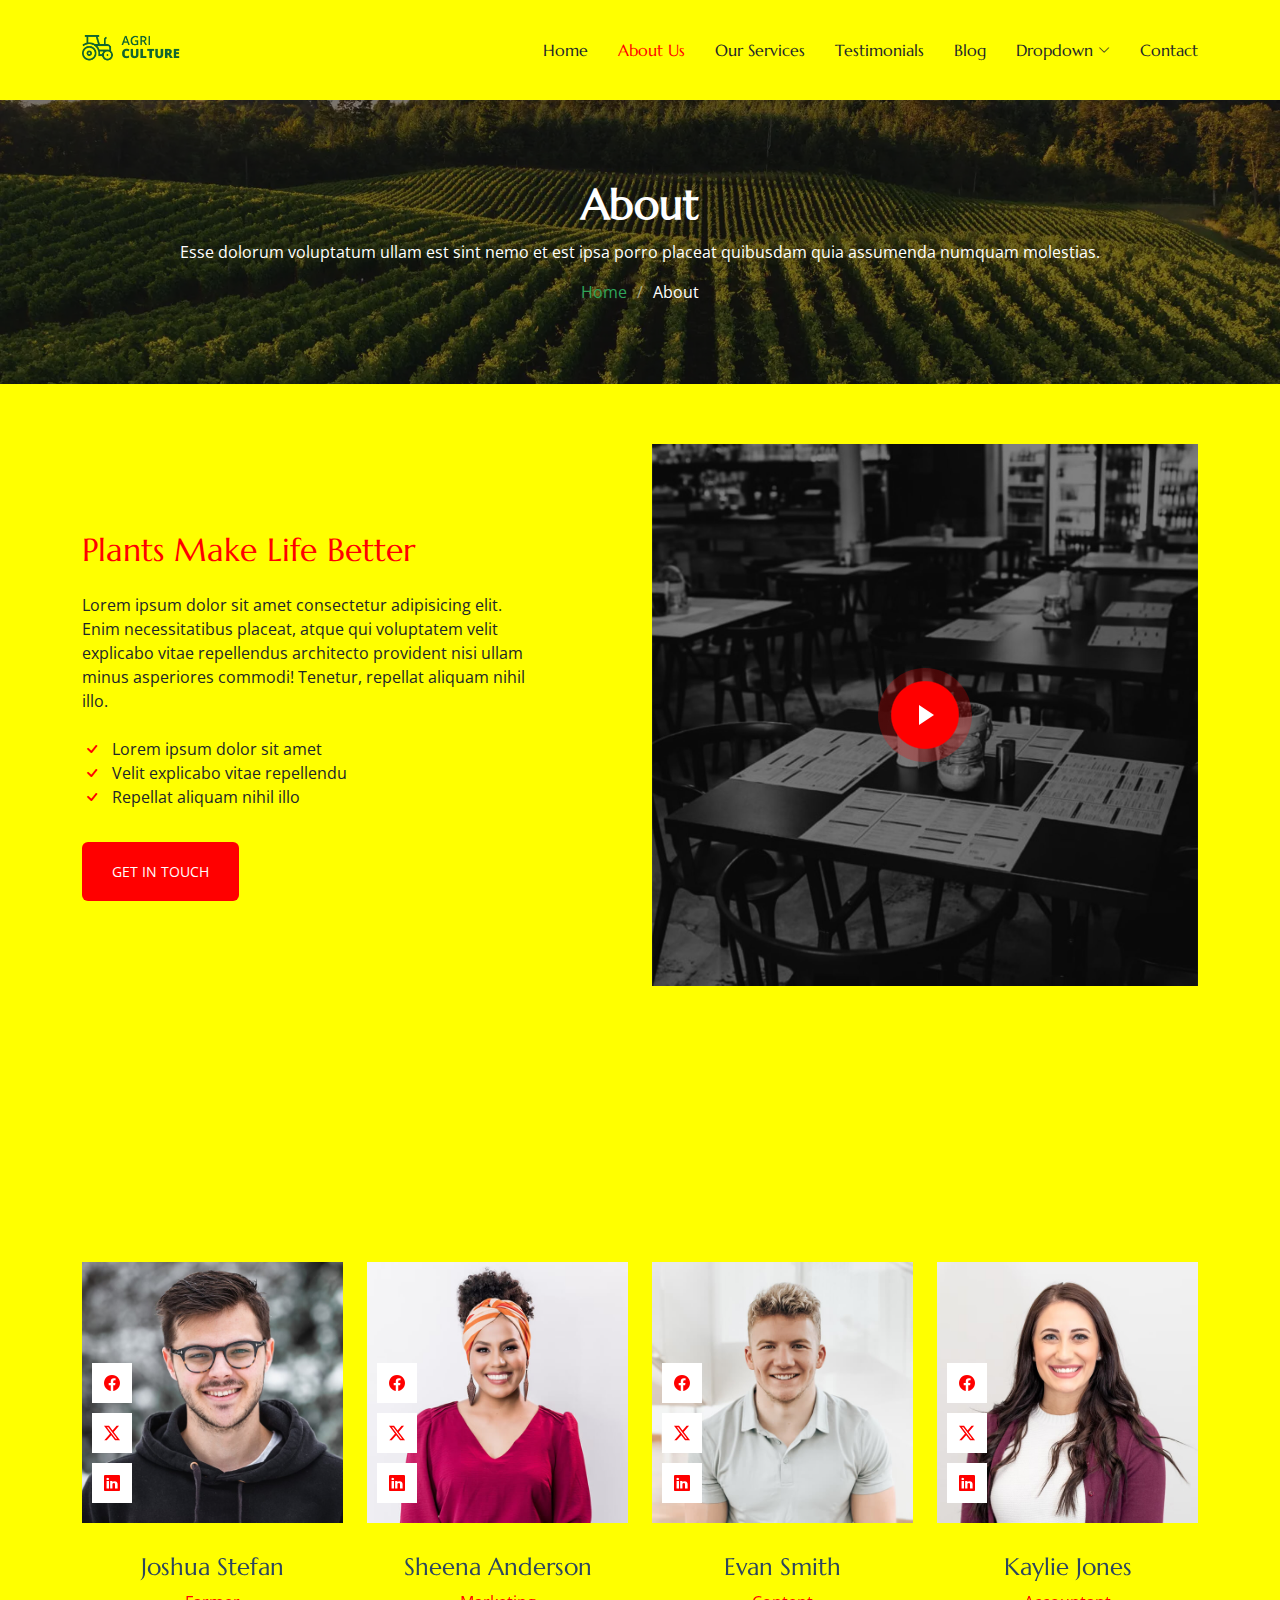
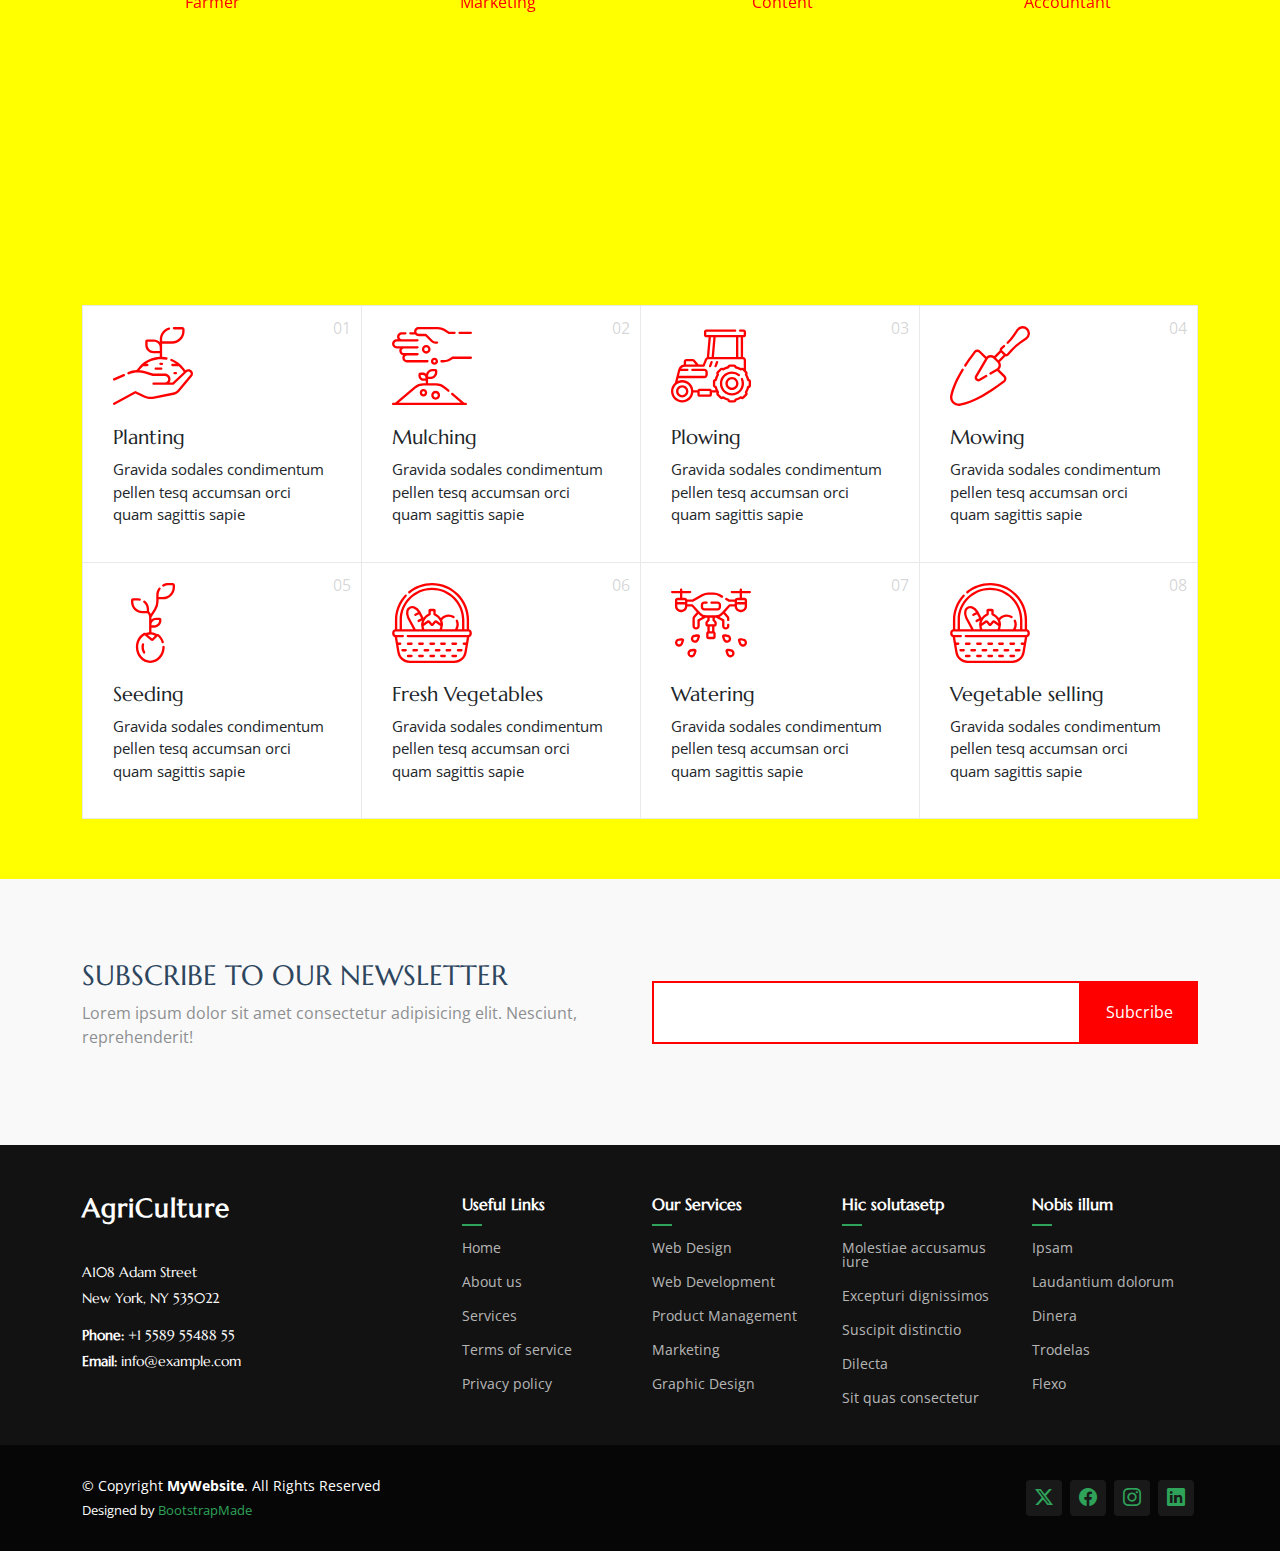
<file: services.html>
<!DOCTYPE html>
<html lang="en">

<head>
  <meta charset="utf-8">
  <meta content="width=device-width, initial-scale=1.0" name="viewport">
  <title>About - AgriCulture Bootstrap Template</title>
  <meta name="description" content="">
  <meta name="keywords" content="">

  <!-- Favicons -->
  <link href="assets/img/favicon.png" rel="icon">
  <link href="assets/img/apple-touch-icon.png" rel="apple-touch-icon">

  <!-- Fonts -->
  <link href="https://fonts.googleapis.com" rel="preconnect">
  <link href="https://fonts.gstatic.com" rel="preconnect" crossorigin>
  <link href="https://fonts.googleapis.com/css2?family=Open+Sans:ital,wght@0,300;0,400;0,500;0,600;0,700;0,800;1,300;1,400;1,500;1,600;1,700;1,800&family=Marcellus:wght@400&display=swap" rel="stylesheet">

  <!-- Vendor CSS Files -->
  <link href="assets/vendor/bootstrap/css/bootstrap.min.css" rel="stylesheet">
  <link href="assets/vendor/bootstrap-icons/bootstrap-icons.css" rel="stylesheet">
  <link href="assets/vendor/aos/aos.css" rel="stylesheet">
  <link href="assets/vendor/swiper/swiper-bundle.min.css" rel="stylesheet">
  <link href="assets/vendor/glightbox/css/glightbox.min.css" rel="stylesheet">

  <!-- Main CSS File -->
  <link href="assets/css/main.css" rel="stylesheet">

  <!-- =======================================================
  * Template Name: AgriCulture
  * Template URL: https://bootstrapmade.com/agriculture-bootstrap-website-template/
  * Updated: Aug 07 2024 with Bootstrap v5.3.3
  * Author: BootstrapMade.com
  * License: https://bootstrapmade.com/license/
  ======================================================== -->
</head>

<body class="about-page">

  <header id="header" class="header d-flex align-items-center position-relative">
    <div class="container-fluid container-xl position-relative d-flex align-items-center justify-content-between">

      <a href="index.html" class="logo d-flex align-items-center">
        <!-- Uncomment the line below if you also wish to use an image logo -->
        <img src="assets/img/logo.png" alt="AgriCulture">
        <!-- <h1 class="sitename">AgriCulture</h1>  -->
      </a>

      <nav id="navmenu" class="navmenu">
        <ul>
          <li><a href="index.html">Home</a></li>
          <li><a href="about.html" class="active">About Us</a></li>
          <li><a href="services.html">Our Services</a></li>
          <li><a href="testimonials.html">Testimonials</a></li>
          <li><a href="blog.html">Blog</a></li>
          <li class="dropdown"><a href="#"><span>Dropdown</span> <i class="bi bi-chevron-down toggle-dropdown"></i></a>
            <ul>
              <li><a href="#">Dropdown 1</a></li>
              <li class="dropdown"><a href="#"><span>Deep Dropdown</span> <i class="bi bi-chevron-down toggle-dropdown"></i></a>
                <ul>
                  <li><a href="#">Deep Dropdown 1</a></li>
                  <li><a href="#">Deep Dropdown 2</a></li>
                  <li><a href="#">Deep Dropdown 3</a></li>
                  <li><a href="#">Deep Dropdown 4</a></li>
                  <li><a href="#">Deep Dropdown 5</a></li>
                </ul>
              </li>
              <li><a href="#">Dropdown 2</a></li>
              <li><a href="#">Dropdown 3</a></li>
              <li><a href="#">Dropdown 4</a></li>
            </ul>
          </li>
          <li><a href="contact.html">Contact</a></li>
        </ul>
        <i class="mobile-nav-toggle d-xl-none bi bi-list"></i>
      </nav>

    </div>
  </header>

  <main class="main">

    <!-- Page Title -->
    <div class="page-title dark-background" data-aos="fade" style="background-image: url(assets/img/page-title-bg.webp);">
      <div class="container position-relative">
        <h1>About</h1>
        <p>Esse dolorum voluptatum ullam est sint nemo et est ipsa porro placeat quibusdam quia assumenda numquam molestias.</p>
        <nav class="breadcrumbs">
          <ol>
            <li><a href="index.html">Home</a></li>
            <li class="current">About</li>
          </ol>
        </nav>
      </div>
    </div><!-- End Page Title -->

    <!-- About 3 Section -->
    <section id="about-3" class="about-3 section">

      <div class="container">
        <div class="row gy-4 justify-content-between align-items-center">
          <div class="col-lg-6 order-lg-2 position-relative" data-aos="zoom-out">
            <img src="assets/img/img_sq_1.jpg" alt="Image" class="img-fluid">
            <a href="https://www.youtube.com/watch?v=Y7f98aduVJ8" class="glightbox pulsating-play-btn">
              <span class="play"><i class="bi bi-play-fill"></i></span>
            </a>
          </div>
          <div class="col-lg-5 order-lg-1" data-aos="fade-up" data-aos-delay="100">
            <h2 class="content-title mb-4">Plants Make Life Better</h2>
            <p class="mb-4">
              Lorem ipsum dolor sit amet consectetur adipisicing elit. Enim
              necessitatibus placeat, atque qui voluptatem velit explicabo vitae
              repellendus architecto provident nisi ullam minus asperiores commodi!
              Tenetur, repellat aliquam nihil illo.
            </p>
            <ul class="list-unstyled list-check">
              <li>Lorem ipsum dolor sit amet</li>
              <li>Velit explicabo vitae repellendu</li>
              <li>Repellat aliquam nihil illo</li>
            </ul>

            <p><a href="#" class="btn-cta">Get in touch</a></p>
          </div>
        </div>
      </div>
    </section><!-- /About 3 Section -->

    <!-- Team Section -->
    <section class="team-15 team section" id="team">
      <!-- Section Title -->
      <div class="container section-title" data-aos="fade-up">
        <h2>Team</h2>
        <p>Necessitatibus eius consequatur</p>
      </div><!-- End Section Title -->

      <div class="content">
        <div class="container">

          <div class="row">
            <div class="col-lg-3 col-md-6 mb-4">
              <div class="person">
                <figure>
                  <img src="assets/img/team/team-1.jpg" alt="Image" class="img-fluid">
                  <div class="social">
                    <a href="#"><span class="bi bi-facebook"></span></a>
                    <a href="#"><span class="bi bi-twitter-x"></span></a>
                    <a href="#"><span class="bi bi-linkedin"></span></a>
                  </div>
                </figure>
                <div class="person-contents">
                  <h3>Joshua Stefan</h3>
                  <span class="position">Farmer</span>
                </div>
              </div>
            </div>

            <div class="col-lg-3 col-md-6 mb-4">
              <div class="person">
                <figure>
                  <img src="assets/img/team/team-2.jpg" alt="Image" class="img-fluid">
                  <div class="social">
                    <a href="#"><span class="bi bi-facebook"></span></a>
                    <a href="#"><span class="bi bi-twitter-x"></span></a>
                    <a href="#"><span class="bi bi-linkedin"></span></a>
                  </div>
                </figure>
                <div class="person-contents">
                  <h3>Sheena Anderson</h3>
                  <span class="position">Marketing</span>
                </div>
              </div>
            </div>

            <div class="col-lg-3 col-md-6 mb-4">
              <div class="person">
                <figure>
                  <img src="assets/img/team/team-3.jpg" alt="Image" class="img-fluid">
                  <div class="social">
                    <a href="#"><span class="bi bi-facebook"></span></a>
                    <a href="#"><span class="bi bi-twitter-x"></span></a>
                    <a href="#"><span class="bi bi-linkedin"></span></a>
                  </div>
                </figure>
                <div class="person-contents">
                  <h3>Evan Smith</h3>
                  <span class="position">Content</span>
                </div>
              </div>
            </div>

            <div class="col-lg-3 col-md-6 mb-4">
              <div class="person">
                <figure>
                  <img src="assets/img/team/team-4.jpg" alt="Image" class="img-fluid">
                  <div class="social">
                    <a href="#"><span class="bi bi-facebook"></span></a>
                    <a href="#"><span class="bi bi-twitter-x"></span></a>
                    <a href="#"><span class="bi bi-linkedin"></span></a>
                  </div>
                </figure>
                <div class="person-contents">
                  <h3>Kaylie Jones</h3>
                  <span class="position">Accountant</span>
                </div>
              </div>
            </div>

          </div>
        </div>
      </div>

    </section><!-- /Team Section -->

    <!-- Services Section -->
    <section id="services" class="services section">

      <!-- Section Title -->
      <div class="container section-title" data-aos="fade-up">
        <h2>SERVICES</h2>
        <p>Providing Fresh Produce Every Single Day</p>
      </div><!-- End Section Title -->
      <div class="content">
        <div class="container">
          <div class="row g-0">
            <div class="col-lg-3 col-md-6">
              <div class="service-item">
                <span class="number">01</span>
                <div class="service-item-icon">
                  <svg xmlns="http://www.w3.org/2000/svg" version="1.1" xmlns:xlink="http://www.w3.org/1999/xlink" width="80" height="80" x="0" y="0" viewBox="0 0 509.435 509.435" style="enable-background: new 0 0 512 512" xml:space="preserve" class="">
                    <g>
                      <path d="M7.506 347.639c.994 0 2.005-.199 2.976-.619l62.037-26.857a7.5 7.5 0 0 0 3.903-9.862 7.5 7.5 0 0 0-9.862-3.903L4.523 333.255a7.501 7.501 0 0 0 2.983 14.384zM500.883 283.197c-10.953-10.952-28.175-11.423-39.689-1.267l-10.034-13.307c-19.783-26.239-46.1-46.623-76.103-58.948a7.5 7.5 0 0 0-5.699 13.875c11.136 4.575 21.708 10.382 31.567 17.249h-22.621c-4.143 0-7.5 3.358-7.5 7.5s3.357 7.5 7.5 7.5h41.188a169.382 169.382 0 0 1 19.691 21.855l11.048 14.652-71.171 67.597h-19.48a35.772 35.772 0 0 0 6.775-20.976c0-19.837-16.139-35.975-35.976-35.975h-75.023l-48.33-15.005a160.871 160.871 0 0 0-37.992-6.934l2.533-3.359a169.852 169.852 0 0 1 19.67-21.855h27.398c4.143 0 7.5-3.358 7.5-7.5s-3.357-7.5-7.5-7.5h-8.848a165.125 165.125 0 0 1 38.01-19.73c28.992-10.532 60.376-12.89 90.754-6.821a7.498 7.498 0 0 0 8.824-5.885 7.5 7.5 0 0 0-5.885-8.824 184.517 184.517 0 0 0-28.616-3.4v-83.727h64.189c43.49 0 78.872-35.382 78.872-78.872V22.488c0-8.712-7.088-15.801-15.801-15.801h-51.729c-4.143 0-7.5 3.358-7.5 7.5s3.357 7.5 7.5 7.5h51.729c.441 0 .801.359.801.801v11.051c0 35.219-28.653 63.872-63.872 63.872h-64.189V85.559c0-28.082 18.793-53.262 45.701-61.234a7.5 7.5 0 1 0-4.261-14.382c-15.972 4.732-30.338 14.681-40.451 28.015-10.46 13.79-15.988 30.25-15.988 47.601v16.416c-9.59-9.839-22.97-15.965-37.762-15.965h-43.432c-6.193 0-11.232 5.039-11.232 11.232v23.629c0 29.093 23.669 52.762 52.763 52.762h39.663v22.475a183.375 183.375 0 0 0-55.199 10.86c-32.974 11.978-61.705 33.297-83.085 61.653l-9.313 12.351a161.07 161.07 0 0 0-54.289 12.692 7.5 7.5 0 0 0-3.949 9.844 7.498 7.498 0 0 0 9.844 3.949c31.858-13.616 67.62-15.458 100.696-5.188l49.416 15.343c.72.224 1.47.337 2.224.337h76.161c11.566 0 20.976 9.409 20.976 20.975s-9.409 20.976-20.976 20.976h-71.803c-4.143 0-7.5 3.358-7.5 7.5s3.357 7.5 7.5 7.5h123.477a7.5 7.5 0 0 0 5.165-2.062l83.48-79.289c5.56-5.279 14.158-5.167 19.577.252a13.957 13.957 0 0 1 .853 18.9l-80.942 97.046a37.161 37.161 0 0 1-21.112 12.581L259.57 448.474c-20.377 4.113-41.89 1.365-60.575-7.739l-53.332-25.982a7.507 7.507 0 0 0-6.884.162L3.903 488.665a7.5 7.5 0 0 0 7.197 13.161l131.475-71.888 49.849 24.285c21.631 10.538 46.53 13.72 70.114 8.957l129.506-26.146a52.209 52.209 0 0 0 29.663-17.677l80.942-97.046c9.682-11.61 8.923-28.426-1.766-39.114zM258.212 158.634c-20.822 0-37.763-16.94-37.763-37.762V101.01h39.664c20.822 0 37.762 16.94 37.762 37.762v19.861h-39.663z" fill="currentColor" opacity="1" data-original="currentColor"></path>
                      <path d="M319.171 240.778a7.5 7.5 0 0 0-7.5-7.5h-9.43c-4.143 0-7.5 3.358-7.5 7.5s3.357 7.5 7.5 7.5h9.43a7.5 7.5 0 0 0 7.5-7.5zM272.068 264.08c-4.143 0-7.5 3.358-7.5 7.5s3.357 7.5 7.5 7.5h34.888c4.143 0 7.5-3.358 7.5-7.5s-3.357-7.5-7.5-7.5zM400.305 307.996c4.143 0 7.5-3.358 7.5-7.5s-3.357-7.5-7.5-7.5h-8.172c-4.143 0-7.5 3.358-7.5 7.5s3.357 7.5 7.5 7.5z" fill="currentColor" opacity="1" data-original="currentColor"></path>
                    </g>
                  </svg>
                </div>
                <div class="service-item-content">
                  <h3 class="service-heading">Planting</h3>
                  <p>
                    Gravida sodales condimentum pellen tesq accumsan orci quam
                    sagittis sapie
                  </p>
                </div>
              </div>
            </div>
            <div class="col-lg-3 col-md-6">
              <div class="service-item">
                <span class="number">02</span>
                <div class="service-item-icon">
                  <svg xmlns="http://www.w3.org/2000/svg" version="1.1" xmlns:xlink="http://www.w3.org/1999/xlink" width="80" height="80" x="0" y="0" viewBox="0 0 514.314 514.314" style="enable-background: new 0 0 512 512" xml:space="preserve" class="">
                    <g>
                      <path d="M434.176 51.297h72.639c4.143 0 7.5-3.358 7.5-7.5s-3.357-7.5-7.5-7.5h-72.639c-4.143 0-7.5 3.358-7.5 7.5s3.357 7.5 7.5 7.5zM117.994 54.791h30.852c5.47 6.605 13.729 10.82 22.955 10.82h42.865l35.886 35.886c8.246 8.246 19.209 12.787 30.869 12.787h8.32c4.143 0 7.5-3.358 7.5-7.5s-3.357-7.5-7.5-7.5h-8.32c-7.654 0-14.85-2.981-20.262-8.393l-38.083-38.083a7.5 7.5 0 0 0-5.304-2.197H171.8c-8.159 0-14.797-6.638-14.797-14.797s6.638-14.797 14.797-14.797h123.757a66.756 66.756 0 0 1 35.416 10.157l30.374 18.983a7.497 7.497 0 0 0 3.975 1.14h36.891c4.143 0 7.5-3.358 7.5-7.5s-3.357-7.5-7.5-7.5h-34.739l-28.551-17.843a81.742 81.742 0 0 0-43.365-12.437H171.801c-16.43 0-29.797 13.367-29.797 29.798 0 1.349.099 2.675.273 3.977h-24.283a7.5 7.5 0 1 0 0 14.999zM30.38 144.476h20.344a29.724 29.724 0 0 0-4.003 14.921c0 14.399 10.225 26.453 23.795 29.288a29.746 29.746 0 0 0-4.371 15.555c0 16.499 13.423 29.921 29.921 29.921h131.637a7.5 7.5 0 0 0 7.498-7.688 7.5 7.5 0 0 0-8.307-7.311H96.065c-8.228 0-14.921-6.694-14.921-14.921s6.693-14.921 14.921-14.921H163.9c4.143 0 7.5-3.358 7.5-7.5s-3.357-7.5-7.5-7.5H76.643c-8.228 0-14.922-6.694-14.922-14.921s6.694-14.921 14.922-14.921H163.9c4.143 0 7.5-3.358 7.5-7.5s-3.357-7.5-7.5-7.5H30.38c-8.228 0-14.921-6.694-14.921-14.921s6.693-14.921 14.921-14.921H163.9c4.143 0 7.5-3.358 7.5-7.5s-3.357-7.5-7.5-7.5H62.547c-8.228 0-14.921-6.694-14.921-14.921s6.693-14.921 14.921-14.921h23.485c4.143 0 7.5-3.358 7.5-7.5s-3.357-7.5-7.5-7.5H62.547c-16.498 0-29.921 13.423-29.921 29.921a29.719 29.719 0 0 0 4.003 14.921H30.38C13.882 84.636.459 98.059.459 114.557s13.423 29.919 29.921 29.919zM506.814 196.74H389.248a7.497 7.497 0 0 0-4.629 1.599l-5.613 4.403c-13.495 10.588-30.375 16.42-47.529 16.42h-12.272a7.5 7.5 0 0 0-8.309 7.5 7.5 7.5 0 0 0 7.5 7.5h13.081c20.496 0 40.664-6.967 56.788-19.618l3.574-2.804h114.976a7.5 7.5 0 1 0-.001-15z" fill="currentColor" opacity="1" data-original="currentColor" class=""></path>
                      <path d="M192.215 150.164c0 15.372 12.506 27.878 27.878 27.878s27.879-12.506 27.879-27.878-12.507-27.878-27.879-27.878-27.878 12.506-27.878 27.878zm40.757 0c0 7.101-5.777 12.878-12.879 12.878-7.101 0-12.878-5.777-12.878-12.878s5.777-12.878 12.878-12.878c7.101-.001 12.879 5.777 12.879 12.878zM273.049 203.771c-12.599 0-22.848 10.25-22.848 22.848s10.249 22.847 22.848 22.847 22.848-10.249 22.848-22.847-10.25-22.848-22.848-22.848zm0 30.695c-4.327 0-7.848-3.52-7.848-7.847s3.521-7.848 7.848-7.848 7.848 3.521 7.848 7.848-3.521 7.847-7.848 7.847zM474.178 493.298h-9.202l-73.199-62.323c-3.155-2.686-7.888-2.305-10.573.849s-2.305 7.887.849 10.572l59.785 50.902H43.105l108.164-92.092a77.855 77.855 0 0 1 50.423-18.558h81.558a77.851 77.851 0 0 1 50.423 18.558l24.029 20.458a7.498 7.498 0 0 0 10.573-.849 7.5 7.5 0 0 0-.849-10.572l-24.029-20.458a92.867 92.867 0 0 0-60.147-22.137h-51.158v-26.806h15.44c24.205 0 43.896-19.692 43.896-43.897v-8.808c0-6.785-5.52-12.305-12.305-12.305h-18.135c-19.99 0-36.891 13.437-42.174 31.749-5.716-4.945-13.156-7.947-21.29-7.947h-15.061c-6.942 0-12.591 5.648-12.591 12.592v7.399c0 17.97 14.619 32.589 32.589 32.589h14.629v15.433h-15.399a92.867 92.867 0 0 0-60.147 22.137L19.967 493.298H7.5c-4.143 0-7.5 3.358-7.5 7.5s3.357 7.5 7.5 7.5h466.678a7.5 7.5 0 0 0 0-15zM232.092 319.73c0-15.934 12.963-28.897 28.897-28.897h15.439v6.112c0 15.934-12.963 28.897-28.896 28.897h-15.44zm-16.978 17.485h-12.651c-9.698 0-17.589-7.89-17.589-17.589v-4.991h12.651c9.698 0 17.589 7.89 17.589 17.589z" fill="currentColor" opacity="1" data-original="currentColor" class=""></path>
                      <path d="M178.358 429.065c0 13.218 10.754 23.972 23.972 23.972s23.972-10.753 23.972-23.972-10.754-23.972-23.972-23.972-23.972 10.753-23.972 23.972zm32.944 0c0 4.947-4.024 8.972-8.972 8.972s-8.972-4.025-8.972-8.972 4.024-8.972 8.972-8.972 8.972 4.024 8.972 8.972zM252.23 445.536c0 15.706 12.777 28.484 28.483 28.484s28.484-12.778 28.484-28.484-12.778-28.484-28.484-28.484-28.483 12.778-28.483 28.484zm41.968 0c0 7.435-6.049 13.484-13.484 13.484s-13.483-6.049-13.483-13.484 6.049-13.484 13.483-13.484c7.435 0 13.484 6.049 13.484 13.484z" fill="currentColor" opacity="1" data-original="currentColor" class=""></path>
                    </g>
                  </svg>
                </div>
                <div class="service-item-content">
                  <h3 class="service-heading">Mulching</h3>
                  <p>
                    Gravida sodales condimentum pellen tesq accumsan orci quam
                    sagittis sapie
                  </p>
                </div>
              </div>
            </div>
            <div class="col-lg-3 col-md-6">
              <div class="service-item">
                <span class="number">03</span>
                <div class="service-item-icon">
                  <svg xmlns="http://www.w3.org/2000/svg" version="1.1" xmlns:xlink="http://www.w3.org/1999/xlink" width="80" height="80" x="0" y="0" viewBox="0 0 516.53 516.53" style="enable-background: new 0 0 512 512" xml:space="preserve" class="">
                    <g>
                      <path d="M504.085 341.447a113.617 113.617 0 0 0-11.524-27.805c3.866-6.212 3.104-14.506-2.288-19.897l-5.804-5.804v-67.388c0-10.907-8.398-19.878-19.066-20.817V73.099h4.012c8.301 0 15.054-6.753 15.054-15.054V37.599c0-8.301-6.753-15.054-15.054-15.054h-23.242a7.5 7.5 0 0 0 0 15l23.296.054-.054 20.5-241.554-.054.054-20.5H414.21a7.5 7.5 0 0 0 0-15H227.916c-8.301 0-15.054 6.753-15.054 15.054v20.446c0 8.301 6.753 15.054 15.054 15.054h14.719L231.27 201.13c-5.215 2.077-9.463 6.215-11.642 11.675l-14.014 35.128h-27.323l-24.417-28.857a16.73 16.73 0 0 0-12.795-5.936H99.071c-9.242 0-16.761 7.519-16.761 16.761v18.66a44.759 44.759 0 0 0-35.97 33.278L24.937 367.09C9.676 380.359 0 399.894 0 421.658c0 39.881 32.446 72.327 72.328 72.327 37.349 0 68.174-28.457 71.938-64.827h25.905v12.546c0 8.282 6.738 15.02 15.02 15.02h64.364c8.282 0 15.02-6.738 15.02-15.02v-12.546h29.374c-3.278 6.098-2.356 13.875 2.785 19.016l19.555 19.554a16 16 0 0 0 11.388 4.718c3.045 0 5.961-.839 8.506-2.431a113.556 113.556 0 0 0 27.808 11.525c1.662 7.123 8.064 12.445 15.686 12.445h27.655c7.602 0 13.99-5.293 15.672-12.441a113.582 113.582 0 0 0 27.814-11.525 15.986 15.986 0 0 0 8.514 2.427c4.302 0 8.346-1.675 11.388-4.717l19.555-19.555c5.396-5.396 6.156-13.7 2.29-19.901a113.607 113.607 0 0 0 11.522-27.801c7.123-1.662 12.445-8.064 12.445-15.686v-27.655c-.002-7.621-5.324-14.023-12.447-15.684zm-53.681-141.805h-15.681V73.099h15.681zM419.723 73.099v126.543h-142.46l11.233-126.543zm-146.286 0-11.233 126.543h-15.743l11.234-126.543zM99.071 228.14h42.008c.519 0 1.008.227 1.344.624l16.219 19.169H97.311v-18.032c0-.971.79-1.761 1.76-1.761zm-51.11 108.845h167.157c12.315 0 22.334-10.019 22.334-22.334v-16.152c0-12.315-10.019-22.334-22.334-22.334h-77.364a7.5 7.5 0 0 0 0 15h77.364c4.044 0 7.334 3.29 7.334 7.334v16.152c0 4.044-3.29 7.334-7.334 7.334H51.727l7.738-30.821h46.327a7.5 7.5 0 0 0 0-15h-40.76a29.774 29.774 0 0 1 24.779-13.231h120.886a7.5 7.5 0 0 0 6.966-4.721l15.897-39.849a5.883 5.883 0 0 1 5.49-3.721h224.51a5.916 5.916 0 0 1 5.91 5.91v52.522c-5.348-4.343-12.853-4.747-18.636-1.165a113.598 113.598 0 0 0-27.818-11.532c-1.662-7.123-8.063-12.445-15.685-12.445h-27.655c-7.602 0-13.99 5.294-15.672 12.441a113.583 113.583 0 0 0-27.818 11.527c-6.213-3.868-14.506-3.104-19.897 2.288l-19.555 19.555c-5.375 5.375-6.149 13.637-2.28 19.884a113.572 113.572 0 0 0-11.531 27.818c-7.123 1.662-12.445 8.063-12.445 15.685v27.655c0 7.602 5.293 13.99 12.441 15.672 1.242 4.67 2.784 9.24 4.603 13.699h-24.12c-2.277-5.402-7.626-9.204-13.847-9.204h-64.364c-6.221 0-11.569 3.802-13.847 9.204h-27.078c-3.764-36.371-34.589-64.828-71.938-64.828a71.896 71.896 0 0 0-28.994 6.086zm24.367 142c-31.61 0-57.328-25.717-57.328-57.327s25.717-57.328 57.328-57.328 57.327 25.717 57.327 57.328-25.717 57.327-57.327 57.327zm177.24-37.262h-.013l-64.384-.02.02-21.75 64.384.02zm251.962-56.937c0 .609-.496 1.105-1.189 1.105-4.816 0-8.956 3.287-10.065 7.992a98.695 98.695 0 0 1-12.139 29.288c-2.543 4.113-1.939 9.365 1.447 12.75l.084.084a1.105 1.105 0 0 1 0 1.562l-19.555 19.555a1.085 1.085 0 0 1-.781.323c-.208 0-.514-.056-.761-.303a3.326 3.326 0 0 0-.084-.084c-3.406-3.407-8.658-4.01-12.77-1.467a98.657 98.657 0 0 1-29.288 12.138c-4.706 1.11-7.992 5.25-7.992 10.15 0 .609-.496 1.105-1.104 1.105h-27.655c-.609 0-1.105-.496-1.105-1.189 0-4.816-3.287-8.956-7.992-10.066a98.69 98.69 0 0 1-29.287-12.137 10.35 10.35 0 0 0-5.455-1.561c-2.68 0-5.338 1.049-7.38 3.091a1.085 1.085 0 0 1-.781.323c-.208 0-.513-.056-.781-.324l-19.555-19.555c-.431-.431-.431-1.132.064-1.627 3.406-3.406 4.009-8.657 1.466-12.77a98.66 98.66 0 0 1-12.138-29.287c-1.11-4.706-5.25-7.992-10.15-7.992a1.107 1.107 0 0 1-1.105-1.105V357.13c0-.609.496-1.104 1.189-1.104 4.816 0 8.956-3.287 10.066-7.992a98.661 98.661 0 0 1 12.138-29.288c2.542-4.112 1.939-9.364-1.531-12.833a1.106 1.106 0 0 1 0-1.563l19.555-19.555c.431-.431 1.132-.431 1.626.064 3.407 3.408 8.658 4.011 12.77 1.467a98.666 98.666 0 0 1 29.288-12.138c4.706-1.11 7.992-5.25 7.992-10.15 0-.609.496-1.105 1.105-1.105h27.655c.609 0 1.104.496 1.104 1.189 0 4.816 3.287 8.956 7.992 10.066a98.664 98.664 0 0 1 29.288 12.139c4.113 2.543 9.365 1.939 12.833-1.531a1.107 1.107 0 0 1 1.563 0l19.555 19.555c.431.431.431 1.132-.062 1.625-3.408 3.406-4.012 8.658-1.468 12.771a98.666 98.666 0 0 1 12.138 29.288c1.11 4.706 5.25 7.992 10.066 7.992h.084c.609 0 1.105.496 1.105 1.104z" fill="currentColor" opacity="1" data-original="currentColor" class=""></path>
                      <path d="M454.895 335.721a7.5 7.5 0 0 0-3.834 9.889 62.412 62.412 0 0 1 5.335 25.349c0 34.678-28.213 62.891-62.891 62.891s-62.891-28.213-62.891-62.891c0-34.679 28.213-62.892 62.891-62.892a62.934 62.934 0 0 1 40.397 14.703 7.5 7.5 0 0 0 10.566-.923 7.5 7.5 0 0 0-.923-10.566 77.96 77.96 0 0 0-50.041-18.213c-42.949 0-77.891 34.942-77.891 77.892 0 42.949 34.942 77.891 77.891 77.891s77.891-34.942 77.891-77.891c0-10.895-2.224-21.46-6.611-31.403a7.5 7.5 0 0 0-9.889-3.836zM72.328 381.807c-21.974 0-39.851 17.877-39.851 39.851s17.877 39.851 39.851 39.851 39.851-17.877 39.851-39.851-17.878-39.851-39.851-39.851zm0 64.702c-13.703 0-24.851-11.148-24.851-24.851s11.148-24.851 24.851-24.851 24.851 11.148 24.851 24.851-11.149 24.851-24.851 24.851z" fill="currentColor" opacity="1" data-original="currentColor" class=""></path>
                      <path d="M393.504 328.829c-23.23 0-42.13 18.899-42.13 42.13 0 23.23 18.899 42.129 42.13 42.129s42.13-18.899 42.13-42.129-18.9-42.13-42.13-42.13zm0 69.26c-14.959 0-27.13-12.17-27.13-27.129s12.17-27.13 27.13-27.13 27.13 12.17 27.13 27.13c0 14.958-12.171 27.129-27.13 27.129zM249.861 265.585a7.487 7.487 0 0 0 2.663.491 7.503 7.503 0 0 0 7.013-4.838l9.438-24.841a7.5 7.5 0 0 0-14.022-5.328l-9.438 24.841a7.499 7.499 0 0 0 4.346 9.675zM285.384 265.585a7.487 7.487 0 0 0 2.663.491 7.502 7.502 0 0 0 7.012-4.838l9.439-24.841a7.5 7.5 0 0 0-4.347-9.675 7.5 7.5 0 0 0-9.675 4.347l-9.439 24.841a7.5 7.5 0 0 0 4.347 9.675z" fill="currentColor" opacity="1" data-original="currentColor" class=""></path>
                    </g>
                  </svg>
                </div>
                <div class="service-item-content">
                  <h3 class="service-heading">Plowing</h3>
                  <p>
                    Gravida sodales condimentum pellen tesq accumsan orci quam
                    sagittis sapie
                  </p>
                </div>
              </div>
            </div>
            <div class="col-lg-3 col-md-6">
              <div class="service-item">
                <span class="number">04</span>
                <div class="service-item-icon">
                  <svg xmlns="http://www.w3.org/2000/svg" version="1.1" xmlns:xlink="http://www.w3.org/1999/xlink" width="80" height="80" x="0" y="0" viewBox="0 0 509.389 509.389" style="enable-background: new 0 0 512 512" xml:space="preserve" class="">
                    <g>
                      <path d="M495.69 14.267A46.636 46.636 0 0 0 458.364.766a46.637 46.637 0 0 0-34.257 20.05l-24.614 35.749a309.594 309.594 0 0 1-37.289 44.521 7.5 7.5 0 0 0 10.544 10.668 324.596 324.596 0 0 0 39.1-46.684l24.614-35.749a31.674 31.674 0 0 1 23.268-13.618 31.66 31.66 0 0 1 25.354 9.17 31.681 31.681 0 0 1 9.171 25.355 31.679 31.679 0 0 1-13.618 23.267l-35.75 24.615a324.066 324.066 0 0 0-59.859 53.246l-22.502 25.667a5.412 5.412 0 0 1-3.933 1.86c-1.518.071-2.966-.518-4.047-1.599l-21.873-21.872c-1.081-1.082-1.649-2.52-1.599-4.048s.711-2.925 1.86-3.933l15.802-13.854a7.5 7.5 0 0 0-9.889-11.279l-15.802 13.854a20.546 20.546 0 0 0-6.964 14.719 20.37 20.37 0 0 0 .64 5.69l-35.241 35.241c-7.726-5.323-17.119-7.656-26.65-6.449-8.734 1.104-16.614 5.058-22.612 11.157l-37.903-37.903a28.552 28.552 0 0 0-22.3-8.292 28.547 28.547 0 0 0-20.847 11.457c-23.749 31.972-43.447 60.009-60.222 85.713a7.5 7.5 0 0 0 6.275 11.6 7.495 7.495 0 0 0 6.288-3.402c16.606-25.447 36.135-53.239 59.7-84.966a13.562 13.562 0 0 1 9.903-5.441 13.585 13.585 0 0 1 10.595 3.939l39.789 39.789-63.489 107.398c-5.606 9.484-4.179 21.121 3.554 28.957 4.724 4.785 10.89 7.271 17.211 7.271 4.233-.001 8.536-1.115 12.519-3.399l40.792-24.114a7.499 7.499 0 1 0-7.632-12.912l-40.706 24.064c-4.745 2.723-9.055 1.038-11.506-1.446-1.129-1.144-4.561-5.302-1.318-10.787L239.37 211.63c3.736-6.32 10.058-10.474 17.342-11.395 7.292-.918 14.44 1.529 19.633 6.722l25.938 25.938c5.187 5.186 7.654 12.36 6.771 19.686-.878 7.28-4.911 13.598-10.99 17.288l-44.019 26.021a7.5 7.5 0 0 0 7.632 12.912l38.725-22.893 40.397 40.396a13.558 13.558 0 0 1 3.938 10.564 13.606 13.606 0 0 1-5.428 9.926c-54.818 40.993-97.27 69.301-137.646 91.785-50.099 27.898-95.647 45.713-139.25 54.462-13.202 2.648-26.235-1.337-35.759-10.935a40.033 40.033 0 0 1-10.799-36.472c10.129-48.517 33.232-101.845 70.63-163.033a7.501 7.501 0 0 0-12.799-7.823c-38.309 62.679-62.028 117.563-72.515 167.79-3.796 18.186 1.75 36.916 14.835 50.103 10.368 10.45 24.27 16.146 38.625 16.145 3.564 0 7.159-.352 10.732-1.068 45.149-9.06 92.12-27.398 143.597-56.063 40.984-22.823 83.956-51.469 139.331-92.878a28.597 28.597 0 0 0 11.407-20.864 28.554 28.554 0 0 0-8.292-22.245l-38.525-38.525c6.079-6.031 10.002-13.987 11.063-22.799 1.106-9.18-1.037-18.215-5.937-25.753l35.39-35.39a20.4 20.4 0 0 0 5.022.654 20.546 20.546 0 0 0 15.384-6.975l22.502-25.667a309.032 309.032 0 0 1 57.086-50.779l35.749-24.614a46.635 46.635 0 0 0 20.05-34.256 46.63 46.63 0 0 0-13.5-37.328zM340.732 184.685l-32.723 32.723-15.459-15.459 32.723-32.723z" fill="currentColor" opacity="1" data-original="currentColor"></path>
                    </g>
                  </svg>
                </div>
                <div class="service-item-content">
                  <h3 class="service-heading">Mowing</h3>
                  <p>
                    Gravida sodales condimentum pellen tesq accumsan orci quam
                    sagittis sapie
                  </p>
                </div>
              </div>
            </div>

            <div class="col-lg-3 col-md-6">
              <div class="service-item">
                <span class="number">05</span>
                <div class="service-item-icon">
                  <svg xmlns="http://www.w3.org/2000/svg" version="1.1" xmlns:xlink="http://www.w3.org/1999/xlink" width="80" height="80" x="0" y="0" viewBox="0 0 513.089 513.089" style="enable-background: new 0 0 512 512" xml:space="preserve" class="">
                    <g>
                      <path d="M194.209 386.877a7.497 7.497 0 0 0-9.15 5.363 75.07 75.07 0 0 0-2.428 18.947c0 13.789 3.615 27 10.454 38.204a7.494 7.494 0 0 0 10.308 2.495 7.5 7.5 0 0 0 2.494-10.309c-5.401-8.851-8.257-19.359-8.257-30.39a60.09 60.09 0 0 1 1.941-15.16 7.497 7.497 0 0 0-5.362-9.15z" fill="currentColor" opacity="1" data-original="currentColor"></path>
                      <path d="M382.56 0h-27.319c-12.654 0-25.236 3.119-36.386 9.021a7.5 7.5 0 0 0 7.018 13.258c9.124-4.83 19.005-7.278 29.368-7.278h27.222v12.022c0 34.679-28.213 62.892-62.892 62.892h-27.222V77.893c0-13.309 4.12-26.038 11.914-36.811a7.5 7.5 0 0 0-12.153-8.793c-9.657 13.347-14.762 29.117-14.762 45.604V119.154a88.294 88.294 0 0 1-14.296 48.23l-20.501 31.543a46.65 46.65 0 0 0-9.615-13.916l-1.273-1.273v-14.053c0-21.604-9.58-41.872-26.284-55.608a7.5 7.5 0 0 0-9.528 11.586c13.226 10.876 20.812 26.922 20.812 44.022v9.66h-29.069c-31.412 0-56.968-25.556-56.968-56.968v-9.66h29.069c3.454 0 6.976.329 10.467.977a7.5 7.5 0 0 0 2.738-14.748 72.57 72.57 0 0 0-13.205-1.229h-31.883c-6.72 0-12.187 5.467-12.187 12.186v12.474c0 39.684 32.284 71.968 71.968 71.968h33.463l1.273 1.273c5.979 5.979 9.271 13.927 9.271 22.381v98.306a79.003 79.003 0 0 0-21.446 5.114c-4.152-2.798-9.597-3.045-13.983-.509-30.558 17.671-49.541 52.263-49.541 90.277 0 56.188 41.481 101.901 92.47 101.901s92.47-45.713 92.47-101.901c0-.237-.004-.473-.009-.709l-.005-.334a7.5 7.5 0 0 0-7.499-7.433h-.068a7.5 7.5 0 0 0-7.433 7.567l.014.909c0 47.917-34.753 86.901-77.47 86.901s-77.47-38.984-77.47-86.901c0-32.212 15.656-61.449 40.948-76.643l40.182 34.094c5.225 4.433 13.1 4.099 17.929-.761l25.512-25.668c11.649 10.022 20.473 23.408 25.562 38.809a7.496 7.496 0 0 0 9.475 4.768 7.5 7.5 0 0 0 4.768-9.474c-6.15-18.613-17.027-34.756-31.454-46.681-4.011-3.317-9.358-3.923-13.824-1.93-10.53-6.377-22.136-10.243-34.128-11.384v-29.695h18.365c25.013 0 45.362-20.35 45.362-45.362v-7.928c0-6.115-4.975-11.089-11.089-11.089h-22.276c-11.667 0-22.318 4.429-30.362 11.693v-13.713l29.028-44.665a103.263 103.263 0 0 0 16.72-56.404v-14.239h27.222c42.949 0 77.892-34.942 77.892-77.892v-12.12C397.462 6.685 390.777 0 382.56 0zM251.211 356.136l-27.468-23.306a63.694 63.694 0 0 1 15.358-1.884c10.366 0 20.534 2.525 29.851 7.34zm25.752-118.894h18.365v4.017c0 16.742-13.62 30.362-30.362 30.362h-18.365v-4.017c0-16.741 13.62-30.362 30.362-30.362z" fill="currentColor" opacity="1" data-original="currentColor"></path>
                    </g>
                  </svg>
                </div>
                <div class="service-item-content">
                  <h3 class="service-heading">Seeding</h3>
                  <p>
                    Gravida sodales condimentum pellen tesq accumsan orci quam
                    sagittis sapie
                  </p>
                </div>
              </div>
            </div>
            <div class="col-lg-3 col-md-6">
              <div class="service-item">
                <span class="number">06</span>
                <div class="service-item-icon">
                  <svg xmlns="http://www.w3.org/2000/svg" version="1.1" xmlns:xlink="http://www.w3.org/1999/xlink" width="80" height="80" x="0" y="0" viewBox="0 0 511.67 511.67" style="enable-background: new 0 0 512 512" xml:space="preserve" class="">
                    <g>
                      <path d="M492.96 296.401v-59.276c0-63.338-24.665-122.886-69.452-167.673C378.721 24.666 319.174 0 255.835 0c-54.517 0-107.757 18.967-149.914 53.407a7.5 7.5 0 1 0 9.491 11.616C154.896 32.765 204.767 15 255.835 15c59.332 0 115.112 23.105 157.066 65.059 41.953 41.954 65.059 97.734 65.059 157.066v58.7h-15v-58.7C462.96 122.916 370.044 30 255.835 30S48.71 122.916 48.71 237.125v58.7h-15v-58.7c0-56.142 21.01-109.737 59.158-150.913a7.502 7.502 0 0 0-11.004-10.195C41.139 119.975 18.71 177.19 18.71 237.125v59.276c-10.029 2.3-17.535 11.291-17.535 22.008v5.81c0 10.194 6.791 18.828 16.085 21.627l16.782 99.17c6.535 38.622 39.71 66.654 78.882 66.654h285.822c39.172 0 72.347-28.032 78.882-66.654l16.782-99.17c9.294-2.798 16.085-11.432 16.085-21.627v-5.81c0-10.717-7.506-19.708-17.535-22.008zM63.71 237.125C63.71 131.187 149.896 45 255.835 45S447.96 131.187 447.96 237.125v58.7h-27.888a64.77 64.77 0 0 0 7.259-29.747c0-9.561-2.046-18.787-6.081-27.423a7.5 7.5 0 0 0-13.59 6.35c3.1 6.633 4.671 13.723 4.671 21.073a49.851 49.851 0 0 1-9.875 29.747h-82.073a68.421 68.421 0 0 0 3.912-22.766l-.003-.369a10.737 10.737 0 0 0 2.441-7.707l-.074-.952a81.022 81.022 0 0 0-6.053-25.058c9.161-14.126 24.883-22.763 41.856-22.763a49.676 49.676 0 0 1 26.83 7.844 7.5 7.5 0 0 0 8.086-12.634 64.65 64.65 0 0 0-34.916-10.21c-19.407 0-37.547 8.686-49.744 23.261a81.08 81.08 0 0 0-25.89-24.171l-7.325-4.298v-19.86c0-6.111-4.972-11.083-11.083-11.083h-24.17c-6.111 0-11.083 4.972-11.083 11.083v19.86l-7.325 4.298a81.067 81.067 0 0 0-24.083 21.633l-21.606-40.574a68.923 68.923 0 0 0-37.588-32.526 39.21 39.21 0 0 0-31.641 2.285 39.215 39.215 0 0 0-19.556 24.977 68.922 68.922 0 0 0 6.006 49.343l37.481 70.388H63.71zm88.14 58.7-41.235-77.438a53.95 53.95 0 0 1-4.701-38.625c1.687-6.691 5.971-12.162 12.061-15.405 6.091-3.244 13.022-3.745 19.516-1.409a53.936 53.936 0 0 1 28.384 23.614L146.29 196.99a7.5 7.5 0 0 0 7.051 13.241l19.627-10.451 13.619 25.575-19.627 10.451a7.5 7.5 0 0 0 7.051 13.241l17.809-9.483a81.015 81.015 0 0 0-5.807 24.466l-.074.961a10.774 10.774 0 0 0 1.468 6.319c-.018.6-.03 1.185-.03 1.752a68.427 68.427 0 0 0 3.914 22.766H151.85zm116.357-89.059 11.029 6.472a66.163 66.163 0 0 1 31.323 43.794l-23.74-16.479a13.027 13.027 0 0 0-17.511 2.36l-12.974 15.524-12.974-15.525c-2.59-3.099-6.283-4.719-10.029-4.719-2.584 0-5.193.771-7.481 2.359l-23.74 16.478a66.163 66.163 0 0 1 31.323-43.794l11.029-6.472a7.5 7.5 0 0 0 3.704-6.469v-20.238h16.336v20.238a7.504 7.504 0 0 0 3.705 6.471zm-60.729 89.059a53.472 53.472 0 0 1-5.062-20.774c.171-.105.342-.21.509-.326l30.046-20.854 15.047 18.007c2.065 2.471 5.097 3.888 8.317 3.888s6.252-1.417 8.317-3.888v-.001l15.047-18.006 29.574 20.527a53.458 53.458 0 0 1-5.081 21.428h-96.714zm288.017 28.394c0 4.182-3.402 7.584-7.584 7.584H101.084c-4.143 0-7.5 3.358-7.5 7.5s3.357 7.5 7.5 7.5h377.952l-5.751 33.987h-14.299c-4.143 0-7.5 3.358-7.5 7.5s3.357 7.5 7.5 7.5h11.76l-7.907 46.723a64.83 64.83 0 0 1-64.093 54.157H112.924a64.83 64.83 0 0 1-64.093-54.157l-7.907-46.723h11.76c4.143 0 7.5-3.358 7.5-7.5s-3.357-7.5-7.5-7.5H38.386l-5.751-33.987h36.487c4.143 0 7.5-3.358 7.5-7.5s-3.357-7.5-7.5-7.5H23.759c-4.182 0-7.584-3.402-7.584-7.584v-5.81c0-4.182 3.402-7.584 7.584-7.584h464.152c4.182 0 7.584 3.402 7.584 7.584z" fill="currentColor" opacity="1" data-original="currentColor"></path>
                      <path d="M246.338 395.79h21.993c4.143 0 7.5-3.358 7.5-7.5s-3.357-7.5-7.5-7.5h-21.993c-4.143 0-7.5 3.358-7.5 7.5s3.357 7.5 7.5 7.5zM174.455 395.79h21.994c4.143 0 7.5-3.358 7.5-7.5s-3.357-7.5-7.5-7.5h-21.994c-4.143 0-7.5 3.358-7.5 7.5s3.357 7.5 7.5 7.5zM102.573 395.79h21.994c4.143 0 7.5-3.358 7.5-7.5s-3.357-7.5-7.5-7.5h-21.994a7.5 7.5 0 0 0 0 15zM315.221 395.79h21.994c4.143 0 7.5-3.358 7.5-7.5s-3.357-7.5-7.5-7.5h-21.994c-4.143 0-7.5 3.358-7.5 7.5s3.357 7.5 7.5 7.5zM387.103 395.79h21.994c4.143 0 7.5-3.358 7.5-7.5s-3.357-7.5-7.5-7.5h-21.994c-4.143 0-7.5 3.358-7.5 7.5s3.357 7.5 7.5 7.5zM246.338 474.186h21.993c4.143 0 7.5-3.358 7.5-7.5s-3.357-7.5-7.5-7.5h-21.993c-4.143 0-7.5 3.358-7.5 7.5s3.357 7.5 7.5 7.5zM174.455 474.186h21.994c4.143 0 7.5-3.358 7.5-7.5s-3.357-7.5-7.5-7.5h-21.994c-4.143 0-7.5 3.358-7.5 7.5s3.357 7.5 7.5 7.5zM102.573 474.186h21.994c4.143 0 7.5-3.358 7.5-7.5s-3.357-7.5-7.5-7.5h-21.994a7.5 7.5 0 0 0 0 15zM337.215 459.186h-21.994c-4.143 0-7.5 3.358-7.5 7.5s3.357 7.5 7.5 7.5h21.994a7.5 7.5 0 0 0 0-15zM387.103 474.186h21.994c4.143 0 7.5-3.358 7.5-7.5s-3.357-7.5-7.5-7.5h-21.994c-4.143 0-7.5 3.358-7.5 7.5s3.357 7.5 7.5 7.5zM273.606 430.229a7.5 7.5 0 0 0 7.5 7.5H303.1c4.143 0 7.5-3.358 7.5-7.5s-3.357-7.5-7.5-7.5h-21.994a7.5 7.5 0 0 0-7.5 7.5zM201.725 430.229a7.5 7.5 0 0 0 7.5 7.5h21.994c4.143 0 7.5-3.358 7.5-7.5s-3.357-7.5-7.5-7.5h-21.994a7.5 7.5 0 0 0-7.5 7.5zM129.843 430.229a7.5 7.5 0 0 0 7.5 7.5h21.993c4.143 0 7.5-3.358 7.5-7.5s-3.357-7.5-7.5-7.5h-21.993a7.5 7.5 0 0 0-7.5 7.5zM87.454 422.729H67.46c-4.143 0-7.5 3.358-7.5 7.5s3.357 7.5 7.5 7.5h19.994c4.143 0 7.5-3.358 7.5-7.5s-3.357-7.5-7.5-7.5zM342.49 430.229a7.5 7.5 0 0 0 7.5 7.5h21.993c4.143 0 7.5-3.358 7.5-7.5s-3.357-7.5-7.5-7.5H349.99a7.5 7.5 0 0 0-7.5 7.5zM414.372 430.229a7.5 7.5 0 0 0 7.5 7.5h21.994c4.143 0 7.5-3.358 7.5-7.5s-3.357-7.5-7.5-7.5h-21.994a7.5 7.5 0 0 0-7.5 7.5z" fill="currentColor" opacity="1" data-original="currentColor"></path>
                    </g>
                  </svg>
                </div>
                <div class="service-item-content">
                  <h3 class="service-heading">Fresh Vegetables</h3>
                  <p>
                    Gravida sodales condimentum pellen tesq accumsan orci quam
                    sagittis sapie
                  </p>
                </div>
              </div>
            </div>
            <div class="col-lg-3 col-md-6">
              <div class="service-item">
                <span class="number">07</span>
                <div class="service-item-icon">
                  <svg xmlns="http://www.w3.org/2000/svg" version="1.1" xmlns:xlink="http://www.w3.org/1999/xlink" width="80" height="80" x="0" y="0" viewBox="0 0 512.805 512.805" style="enable-background: new 0 0 512 512" xml:space="preserve" class="">
                    <g>
                      <path d="M505.305 50.503h-50.094v-7.141c0-4.143-3.357-7.5-7.5-7.5s-7.5 3.357-7.5 7.5v7.141h-50.094c-4.143 0-7.5 3.357-7.5 7.5s3.357 7.5 7.5 7.5h50.094v29.428h-15.309c-7.223 0-13.385 4.557-15.809 10.939h-33.847l-16.98-9.451a7.5 7.5 0 0 0-7.295 13.107l18.682 10.397a7.507 7.507 0 0 0 3.647.946h34.681v15.505h-32.393a7.495 7.495 0 0 0-5.565 2.473l-47.127 52.176a49.438 49.438 0 0 1-36.627 16.273h-60.732a49.442 49.442 0 0 1-36.627-16.273l-47.127-52.176a7.5 7.5 0 0 0-5.565-2.473h-31.393V120.87h33.681a7.507 7.507 0 0 0 3.647-.946l64.468-35.883a64.829 64.829 0 0 1 31.454-8.163h35.656a64.819 64.819 0 0 1 31.454 8.164l17.778 9.896a7.5 7.5 0 0 0 7.295-13.107l-17.778-9.895a79.844 79.844 0 0 0-38.749-10.058h-35.656a79.854 79.854 0 0 0-38.749 10.057l-62.767 34.936h-32.847c-2.424-6.383-8.587-10.939-15.809-10.939H72.594V65.503h50.094c4.143 0 7.5-3.357 7.5-7.5s-3.357-7.5-7.5-7.5H72.594v-7.141c0-4.143-3.357-7.5-7.5-7.5s-7.5 3.357-7.5 7.5v7.141H7.5c-4.143 0-7.5 3.357-7.5 7.5s3.357 7.5 7.5 7.5h50.094v29.428H42.285c-9.331 0-16.922 7.591-16.922 16.922v37.917c0 20.438 16.628 37.066 37.066 37.066h5.329c19.899 0 36.18-15.765 37.025-35.461h28.101l31.968 35.393-22.399 27.123a21.63 21.63 0 0 0-4.939 13.742v47.817c0 12.898 10.494 23.393 23.394 23.393 12.898 0 23.393-10.494 23.393-23.393v-32.069l38.482-21.157c.917.04 1.834.073 2.755.073h7.432v13.542l-8.567 8.567a13.242 13.242 0 0 0-3.903 9.424v12.244c0 7.191 5.729 13.055 12.86 13.304v31.344c-4.637 2.472-7.804 7.354-7.804 12.965v21.867c0 8.097 6.588 14.685 14.686 14.685h31.326c8.098 0 14.686-6.588 14.686-14.685v-21.867c0-5.611-3.167-10.493-7.804-12.965v-31.32h1.533c7.349 0 13.327-5.979 13.327-13.327V253.83c0-3.56-1.387-6.906-3.903-9.423l-8.567-8.568v-13.542h5.432c.921 0 1.838-.034 2.755-.073l38.482 21.157v32.069c0 12.898 10.494 23.393 23.394 23.393 12.898 0 23.393-10.494 23.393-23.393v-6.886c0-4.143-3.357-7.5-7.5-7.5s-7.5 3.357-7.5 7.5v6.886c0 4.628-3.765 8.393-8.393 8.393s-8.394-3.765-8.394-8.393v-36.505a7.5 7.5 0 0 0-3.887-6.572l-27.481-15.109c8.638-3.622 16.49-9.101 22.889-16.186l2.763-3.06 20.994 25.422a6.596 6.596 0 0 1 1.507 4.191v8.97c0 4.143 3.357 7.5 7.5 7.5s7.5-3.357 7.5-7.5v-8.97c0-5.004-1.755-9.885-4.94-13.742l-22.398-27.122 31.968-35.393h29.101c.844 19.696 17.125 35.461 37.025 35.461h5.329c20.438 0 37.066-16.628 37.066-37.066v-37.917c0-9.331-7.591-16.922-16.922-16.922h-15.309V65.503h50.094c4.143 0 7.5-3.357 7.5-7.5s-3.361-7.5-7.503-7.5zm-463.02 59.428h45.617c1.06 0 1.922.862 1.922 1.922v10.341H40.363v-10.341c0-1.06.863-1.922 1.922-1.922zm25.474 61.905H62.43c-12.167 0-22.066-9.899-22.066-22.066v-12.576h49.461v12.576c-.001 12.167-9.899 22.066-22.066 22.066zm105.428 60.537a7.501 7.501 0 0 0-3.887 6.572v36.505c0 4.628-3.766 8.393-8.394 8.393s-8.393-3.765-8.393-8.393v-47.817c0-1.526.535-3.016 1.507-4.192l20.994-25.422 2.763 3.06c6.4 7.085 14.251 12.563 22.889 16.186zm98.064 112.865h-30.697v-21.237h30.697zm-7.804-36.237h-15.09v-29.6h15.09zm4.586-64.753 10.274 10.275v9.878h-42.811v-9.878l10.274-10.275a7.498 7.498 0 0 0 2.196-5.303v-16.648h17.869v16.648a7.509 7.509 0 0 0 2.198 5.303zm182.342-72.412h-5.329c-12.167 0-22.065-9.899-22.065-22.066v-12.576h49.461v12.576c-.001 12.167-9.9 22.066-22.067 22.066zm22.066-59.983v10.341H422.98v-10.341c0-1.06.862-1.922 1.922-1.922h45.617c1.06 0 1.922.862 1.922 1.922zM362.367 383.195c6.981-.812 13.229-4.296 17.591-9.808s6.317-12.393 5.504-19.374c-.812-6.982-4.296-13.229-9.808-17.592-2.043-1.617-8.26-6.537-34.74-7.778a13.377 13.377 0 0 0-11.103 5.056 13.396 13.396 0 0 0-2.37 11.969c7.289 25.484 13.507 30.406 15.551 32.023 4.694 3.716 10.382 5.685 16.279 5.685 1.027 0 2.061-.06 3.096-.181zm-19.86-39.447c15.467.902 22.253 3.181 23.839 4.436a11.245 11.245 0 0 1 4.218 7.564c.349 3.002-.491 5.961-2.367 8.331s-4.562 3.868-7.564 4.218c-3 .352-5.961-.491-8.331-2.367-1.587-1.256-5.364-7.336-9.795-22.182zM397.513 429.988c-2.044-1.617-8.263-6.54-34.74-7.778a13.416 13.416 0 0 0-11.103 5.057 13.392 13.392 0 0 0-2.37 11.967c7.289 25.486 13.507 30.407 15.551 32.024 4.695 3.716 10.382 5.685 16.279 5.685 1.026 0 2.06-.061 3.095-.181 6.982-.812 13.23-4.296 17.592-9.808s6.317-12.393 5.504-19.375c-.813-6.981-4.297-13.229-9.808-17.591zm-7.458 27.658a11.243 11.243 0 0 1-7.564 4.217 11.251 11.251 0 0 1-8.331-2.366c-1.586-1.256-5.363-7.337-9.793-22.182 15.464.9 22.251 3.18 23.838 4.436a11.245 11.245 0 0 1 4.218 7.564 11.25 11.25 0 0 1-2.368 8.331zM477.456 361.45c-2.044-1.617-8.263-6.54-34.74-7.778a13.403 13.403 0 0 0-11.103 5.057 13.392 13.392 0 0 0-2.37 11.967c7.289 25.486 13.507 30.407 15.551 32.024 4.695 3.716 10.382 5.685 16.279 5.685 1.026 0 2.06-.061 3.095-.181 6.982-.812 13.23-4.296 17.592-9.808s6.317-12.393 5.504-19.375c-.813-6.981-4.296-13.229-9.808-17.591zm-7.458 27.657c-1.876 2.37-4.562 3.867-7.564 4.217s-5.961-.492-8.331-2.366c-1.586-1.256-5.363-7.337-9.793-22.182 15.464.9 22.251 3.18 23.838 4.436a11.245 11.245 0 0 1 4.218 7.564 11.248 11.248 0 0 1-2.368 8.331zM171.891 328.644c-26.48 1.241-32.697 6.161-34.74 7.778-5.512 4.362-8.995 10.609-9.808 17.592-.813 6.981 1.142 13.862 5.504 19.374 4.361 5.512 10.609 8.995 17.591 9.808 1.036.121 2.068.181 3.096.181 5.897 0 11.585-1.969 16.279-5.685 2.044-1.617 8.262-6.539 15.551-32.023a13.396 13.396 0 0 0-2.37-11.969 13.39 13.39 0 0 0-11.103-5.056zm-11.387 37.286a11.231 11.231 0 0 1-8.331 2.367c-3.002-.35-5.688-1.848-7.564-4.218s-2.716-5.329-2.367-8.331a11.245 11.245 0 0 1 4.218-7.564c1.586-1.255 8.372-3.533 23.839-4.436-4.432 14.846-8.209 20.926-9.795 22.182zM150.032 422.21c-26.478 1.238-32.696 6.161-34.74 7.778-5.512 4.361-8.995 10.609-9.808 17.591s1.142 13.863 5.504 19.375c4.361 5.512 10.609 8.995 17.592 9.808 1.035.121 2.067.181 3.095.181 5.896-.001 11.585-1.97 16.279-5.685 2.044-1.617 8.262-6.538 15.551-32.024a13.392 13.392 0 0 0-2.37-11.967 13.385 13.385 0 0 0-11.103-5.057zm-11.386 37.286a11.253 11.253 0 0 1-8.331 2.366c-3.003-.35-5.688-1.847-7.564-4.217s-2.716-5.329-2.367-8.331a11.245 11.245 0 0 1 4.218-7.564c1.587-1.256 8.374-3.535 23.838-4.436-4.431 14.845-8.209 20.926-9.794 22.182zM70.089 353.672c-26.478 1.238-32.696 6.161-34.74 7.778-5.512 4.361-8.995 10.609-9.808 17.591s1.142 13.863 5.504 19.375c4.361 5.512 10.609 8.995 17.592 9.808 1.035.121 2.067.181 3.095.181 5.896-.001 11.585-1.97 16.279-5.685 2.044-1.617 8.262-6.538 15.551-32.024a13.392 13.392 0 0 0-2.37-11.967 13.374 13.374 0 0 0-11.103-5.057zm-11.387 37.286a11.243 11.243 0 0 1-8.331 2.366c-3.003-.35-5.688-1.847-7.564-4.217s-2.716-5.329-2.367-8.331a11.245 11.245 0 0 1 4.218-7.564c1.587-1.256 8.374-3.535 23.838-4.436-4.431 14.845-8.208 20.926-9.794 22.182z" fill="currentColor" opacity="1" data-original="currentColor"></path>
                      <path d="M213.116 133.756h14.881c4.143 0 7.5-3.357 7.5-7.5s-3.357-7.5-7.5-7.5h-14.881c-12.212 0-22.147 9.936-22.147 22.147v13.102c0 12.212 9.936 22.146 22.147 22.146h85.572c12.212 0 22.147-9.935 22.147-22.146v-13.102c0-12.212-9.936-22.147-22.147-22.147h-38.729c-4.143 0-7.5 3.357-7.5 7.5s3.357 7.5 7.5 7.5h38.729a7.155 7.155 0 0 1 7.147 7.147v13.102c0 3.94-3.206 7.146-7.147 7.146h-85.572c-3.941 0-7.147-3.206-7.147-7.146v-13.102a7.155 7.155 0 0 1 7.147-7.147z" fill="currentColor" opacity="1" data-original="currentColor"></path>
                    </g>
                  </svg>
                </div>
                <div class="service-item-content">
                  <h3 class="service-heading">Watering</h3>
                  <p>
                    Gravida sodales condimentum pellen tesq accumsan orci quam
                    sagittis sapie
                  </p>
                </div>
              </div>
            </div>
            <div class="col-lg-3 col-md-6">
              <div class="service-item">
                <span class="number">08</span>
                <div class="service-item-icon">
                  <svg xmlns="http://www.w3.org/2000/svg" version="1.1" xmlns:xlink="http://www.w3.org/1999/xlink" width="80" height="80" x="0" y="0" viewBox="0 0 511.67 511.67" style="enable-background: new 0 0 512 512" xml:space="preserve" class="">
                    <g>
                      <path d="M492.96 296.401v-59.276c0-63.338-24.665-122.886-69.452-167.673C378.721 24.666 319.174 0 255.835 0c-54.517 0-107.757 18.967-149.914 53.407a7.5 7.5 0 1 0 9.491 11.616C154.896 32.765 204.767 15 255.835 15c59.332 0 115.112 23.105 157.066 65.059 41.953 41.954 65.059 97.734 65.059 157.066v58.7h-15v-58.7C462.96 122.916 370.044 30 255.835 30S48.71 122.916 48.71 237.125v58.7h-15v-58.7c0-56.142 21.01-109.737 59.158-150.913a7.502 7.502 0 0 0-11.004-10.195C41.139 119.975 18.71 177.19 18.71 237.125v59.276c-10.029 2.3-17.535 11.291-17.535 22.008v5.81c0 10.194 6.791 18.828 16.085 21.627l16.782 99.17c6.535 38.622 39.71 66.654 78.882 66.654h285.822c39.172 0 72.347-28.032 78.882-66.654l16.782-99.17c9.294-2.798 16.085-11.432 16.085-21.627v-5.81c0-10.717-7.506-19.708-17.535-22.008zM63.71 237.125C63.71 131.187 149.896 45 255.835 45S447.96 131.187 447.96 237.125v58.7h-27.888a64.77 64.77 0 0 0 7.259-29.747c0-9.561-2.046-18.787-6.081-27.423a7.5 7.5 0 0 0-13.59 6.35c3.1 6.633 4.671 13.723 4.671 21.073a49.851 49.851 0 0 1-9.875 29.747h-82.073a68.421 68.421 0 0 0 3.912-22.766l-.003-.369a10.737 10.737 0 0 0 2.441-7.707l-.074-.952a81.022 81.022 0 0 0-6.053-25.058c9.161-14.126 24.883-22.763 41.856-22.763a49.676 49.676 0 0 1 26.83 7.844 7.5 7.5 0 0 0 8.086-12.634 64.65 64.65 0 0 0-34.916-10.21c-19.407 0-37.547 8.686-49.744 23.261a81.08 81.08 0 0 0-25.89-24.171l-7.325-4.298v-19.86c0-6.111-4.972-11.083-11.083-11.083h-24.17c-6.111 0-11.083 4.972-11.083 11.083v19.86l-7.325 4.298a81.067 81.067 0 0 0-24.083 21.633l-21.606-40.574a68.923 68.923 0 0 0-37.588-32.526 39.21 39.21 0 0 0-31.641 2.285 39.215 39.215 0 0 0-19.556 24.977 68.922 68.922 0 0 0 6.006 49.343l37.481 70.388H63.71zm88.14 58.7-41.235-77.438a53.95 53.95 0 0 1-4.701-38.625c1.687-6.691 5.971-12.162 12.061-15.405 6.091-3.244 13.022-3.745 19.516-1.409a53.936 53.936 0 0 1 28.384 23.614L146.29 196.99a7.5 7.5 0 0 0 7.051 13.241l19.627-10.451 13.619 25.575-19.627 10.451a7.5 7.5 0 0 0 7.051 13.241l17.809-9.483a81.015 81.015 0 0 0-5.807 24.466l-.074.961a10.774 10.774 0 0 0 1.468 6.319c-.018.6-.03 1.185-.03 1.752a68.427 68.427 0 0 0 3.914 22.766H151.85zm116.357-89.059 11.029 6.472a66.163 66.163 0 0 1 31.323 43.794l-23.74-16.479a13.027 13.027 0 0 0-17.511 2.36l-12.974 15.524-12.974-15.525c-2.59-3.099-6.283-4.719-10.029-4.719-2.584 0-5.193.771-7.481 2.359l-23.74 16.478a66.163 66.163 0 0 1 31.323-43.794l11.029-6.472a7.5 7.5 0 0 0 3.704-6.469v-20.238h16.336v20.238a7.504 7.504 0 0 0 3.705 6.471zm-60.729 89.059a53.472 53.472 0 0 1-5.062-20.774c.171-.105.342-.21.509-.326l30.046-20.854 15.047 18.007c2.065 2.471 5.097 3.888 8.317 3.888s6.252-1.417 8.317-3.888v-.001l15.047-18.006 29.574 20.527a53.458 53.458 0 0 1-5.081 21.428h-96.714zm288.017 28.394c0 4.182-3.402 7.584-7.584 7.584H101.084c-4.143 0-7.5 3.358-7.5 7.5s3.357 7.5 7.5 7.5h377.952l-5.751 33.987h-14.299c-4.143 0-7.5 3.358-7.5 7.5s3.357 7.5 7.5 7.5h11.76l-7.907 46.723a64.83 64.83 0 0 1-64.093 54.157H112.924a64.83 64.83 0 0 1-64.093-54.157l-7.907-46.723h11.76c4.143 0 7.5-3.358 7.5-7.5s-3.357-7.5-7.5-7.5H38.386l-5.751-33.987h36.487c4.143 0 7.5-3.358 7.5-7.5s-3.357-7.5-7.5-7.5H23.759c-4.182 0-7.584-3.402-7.584-7.584v-5.81c0-4.182 3.402-7.584 7.584-7.584h464.152c4.182 0 7.584 3.402 7.584 7.584z" fill="currentColor" opacity="1" data-original="currentColor"></path>
                      <path d="M246.338 395.79h21.993c4.143 0 7.5-3.358 7.5-7.5s-3.357-7.5-7.5-7.5h-21.993c-4.143 0-7.5 3.358-7.5 7.5s3.357 7.5 7.5 7.5zM174.455 395.79h21.994c4.143 0 7.5-3.358 7.5-7.5s-3.357-7.5-7.5-7.5h-21.994c-4.143 0-7.5 3.358-7.5 7.5s3.357 7.5 7.5 7.5zM102.573 395.79h21.994c4.143 0 7.5-3.358 7.5-7.5s-3.357-7.5-7.5-7.5h-21.994a7.5 7.5 0 0 0 0 15zM315.221 395.79h21.994c4.143 0 7.5-3.358 7.5-7.5s-3.357-7.5-7.5-7.5h-21.994c-4.143 0-7.5 3.358-7.5 7.5s3.357 7.5 7.5 7.5zM387.103 395.79h21.994c4.143 0 7.5-3.358 7.5-7.5s-3.357-7.5-7.5-7.5h-21.994c-4.143 0-7.5 3.358-7.5 7.5s3.357 7.5 7.5 7.5zM246.338 474.186h21.993c4.143 0 7.5-3.358 7.5-7.5s-3.357-7.5-7.5-7.5h-21.993c-4.143 0-7.5 3.358-7.5 7.5s3.357 7.5 7.5 7.5zM174.455 474.186h21.994c4.143 0 7.5-3.358 7.5-7.5s-3.357-7.5-7.5-7.5h-21.994c-4.143 0-7.5 3.358-7.5 7.5s3.357 7.5 7.5 7.5zM102.573 474.186h21.994c4.143 0 7.5-3.358 7.5-7.5s-3.357-7.5-7.5-7.5h-21.994a7.5 7.5 0 0 0 0 15zM337.215 459.186h-21.994c-4.143 0-7.5 3.358-7.5 7.5s3.357 7.5 7.5 7.5h21.994a7.5 7.5 0 0 0 0-15zM387.103 474.186h21.994c4.143 0 7.5-3.358 7.5-7.5s-3.357-7.5-7.5-7.5h-21.994c-4.143 0-7.5 3.358-7.5 7.5s3.357 7.5 7.5 7.5zM273.606 430.229a7.5 7.5 0 0 0 7.5 7.5H303.1c4.143 0 7.5-3.358 7.5-7.5s-3.357-7.5-7.5-7.5h-21.994a7.5 7.5 0 0 0-7.5 7.5zM201.725 430.229a7.5 7.5 0 0 0 7.5 7.5h21.994c4.143 0 7.5-3.358 7.5-7.5s-3.357-7.5-7.5-7.5h-21.994a7.5 7.5 0 0 0-7.5 7.5zM129.843 430.229a7.5 7.5 0 0 0 7.5 7.5h21.993c4.143 0 7.5-3.358 7.5-7.5s-3.357-7.5-7.5-7.5h-21.993a7.5 7.5 0 0 0-7.5 7.5zM87.454 422.729H67.46c-4.143 0-7.5 3.358-7.5 7.5s3.357 7.5 7.5 7.5h19.994c4.143 0 7.5-3.358 7.5-7.5s-3.357-7.5-7.5-7.5zM342.49 430.229a7.5 7.5 0 0 0 7.5 7.5h21.993c4.143 0 7.5-3.358 7.5-7.5s-3.357-7.5-7.5-7.5H349.99a7.5 7.5 0 0 0-7.5 7.5zM414.372 430.229a7.5 7.5 0 0 0 7.5 7.5h21.994c4.143 0 7.5-3.358 7.5-7.5s-3.357-7.5-7.5-7.5h-21.994a7.5 7.5 0 0 0-7.5 7.5z" fill="currentColor" opacity="1" data-original="currentColor"></path>
                    </g>
                  </svg>
                </div>
                <div class="service-item-content">
                  <h3 class="service-heading">Vegetable selling</h3>
                  <p>
                    Gravida sodales condimentum pellen tesq accumsan orci quam
                    sagittis sapie
                  </p>
                </div>
              </div>
            </div>
          </div>
        </div>
      </div>
    </section><!-- /Services Section -->

    <!-- Call To Action Section -->
    <section id="call-to-action" class="call-to-action section light-background">

      <div class="content">
        <div class="container">
          <div class="row align-items-center">
            <div class="col-lg-6">
              <h3>Subscribe To Our Newsletter</h3>
              <p class="opacity-50">
                Lorem ipsum dolor sit amet consectetur adipisicing elit.
                Nesciunt, reprehenderit!
              </p>
            </div>
            <div class="col-lg-6">
              <form action="forms/newsletter.php" class="form-subscribe php-email-form">
                <div class="form-group d-flex align-items-stretch">
                  <input type="email" name="email" class="form-control h-100" placeholder="Enter your e-mail">
                  <input type="submit" class="btn btn-secondary px-4" value="Subcribe">
                </div>
                <div class="loading">Loading</div>
                <div class="error-message"></div>
                <div class="sent-message">
                  Your subscription request has been sent. Thank you!
                </div>
              </form>
            </div>
          </div>
        </div>
      </div>
    </section><!-- /Call To Action Section -->

  </main>

  <footer id="footer" class="footer dark-background">

    <div class="footer-top">
      <div class="container">
        <div class="row gy-4">
          <div class="col-lg-4 col-md-6 footer-about">
            <a href="index.html" class="logo d-flex align-items-center">
              <span class="sitename">AgriCulture</span>
            </a>
            <div class="footer-contact pt-3">
              <p>A108 Adam Street</p>
              <p>New York, NY 535022</p>
              <p class="mt-3"><strong>Phone:</strong> <span>+1 5589 55488 55</span></p>
              <p><strong>Email:</strong> <span>info@example.com</span></p>
            </div>
          </div>

          <div class="col-lg-2 col-md-3 footer-links">
            <h4>Useful Links</h4>
            <ul>
              <li><a href="#">Home</a></li>
              <li><a href="#">About us</a></li>
              <li><a href="#">Services</a></li>
              <li><a href="#">Terms of service</a></li>
              <li><a href="#">Privacy policy</a></li>
            </ul>
          </div>

          <div class="col-lg-2 col-md-3 footer-links">
            <h4>Our Services</h4>
            <ul>
              <li><a href="#">Web Design</a></li>
              <li><a href="#">Web Development</a></li>
              <li><a href="#">Product Management</a></li>
              <li><a href="#">Marketing</a></li>
              <li><a href="#">Graphic Design</a></li>
            </ul>
          </div>

          <div class="col-lg-2 col-md-3 footer-links">
            <h4>Hic solutasetp</h4>
            <ul>
              <li><a href="#">Molestiae accusamus iure</a></li>
              <li><a href="#">Excepturi dignissimos</a></li>
              <li><a href="#">Suscipit distinctio</a></li>
              <li><a href="#">Dilecta</a></li>
              <li><a href="#">Sit quas consectetur</a></li>
            </ul>
          </div>

          <div class="col-lg-2 col-md-3 footer-links">
            <h4>Nobis illum</h4>
            <ul>
              <li><a href="#">Ipsam</a></li>
              <li><a href="#">Laudantium dolorum</a></li>
              <li><a href="#">Dinera</a></li>
              <li><a href="#">Trodelas</a></li>
              <li><a href="#">Flexo</a></li>
            </ul>
          </div>

        </div>
      </div>
    </div>

    <div class="copyright text-center">
      <div class="container d-flex flex-column flex-lg-row justify-content-center justify-content-lg-between align-items-center">

        <div class="d-flex flex-column align-items-center align-items-lg-start">
          <div>
            © Copyright <strong><span>MyWebsite</span></strong>. All Rights Reserved
          </div>
          <div class="credits">
            <!-- All the links in the footer should remain intact. -->
            <!-- You can delete the links only if you purchased the pro version. -->
            <!-- Licensing information: https://bootstrapmade.com/license/ -->
            <!-- Purchase the pro version with working PHP/AJAX contact form: https://bootstrapmade.com/herobiz-bootstrap-business-template/ -->
            Designed by <a href="https://bootstrapmade.com/">BootstrapMade</a>
          </div>
        </div>

        <div class="social-links order-first order-lg-last mb-3 mb-lg-0">
          <a href=""><i class="bi bi-twitter-x"></i></a>
          <a href=""><i class="bi bi-facebook"></i></a>
          <a href=""><i class="bi bi-instagram"></i></a>
          <a href=""><i class="bi bi-linkedin"></i></a>
        </div>

      </div>
    </div>

  </footer>

  <!-- Scroll Top -->
  <a href="#" id="scroll-top" class="scroll-top d-flex align-items-center justify-content-center"><i class="bi bi-arrow-up-short"></i></a>

  <!-- Preloader -->
  <div id="preloader"></div>

  <!-- Vendor JS Files -->
  <script src="assets/vendor/bootstrap/js/bootstrap.bundle.min.js"></script>
  <script src="assets/vendor/php-email-form/validate.js"></script>
  <script src="assets/vendor/aos/aos.js"></script>
  <script src="assets/vendor/swiper/swiper-bundle.min.js"></script>
  <script src="assets/vendor/glightbox/js/glightbox.min.js"></script>

  <!-- Main JS File -->
  <script src="assets/js/main.js"></script>

</body>

</html>
</file>
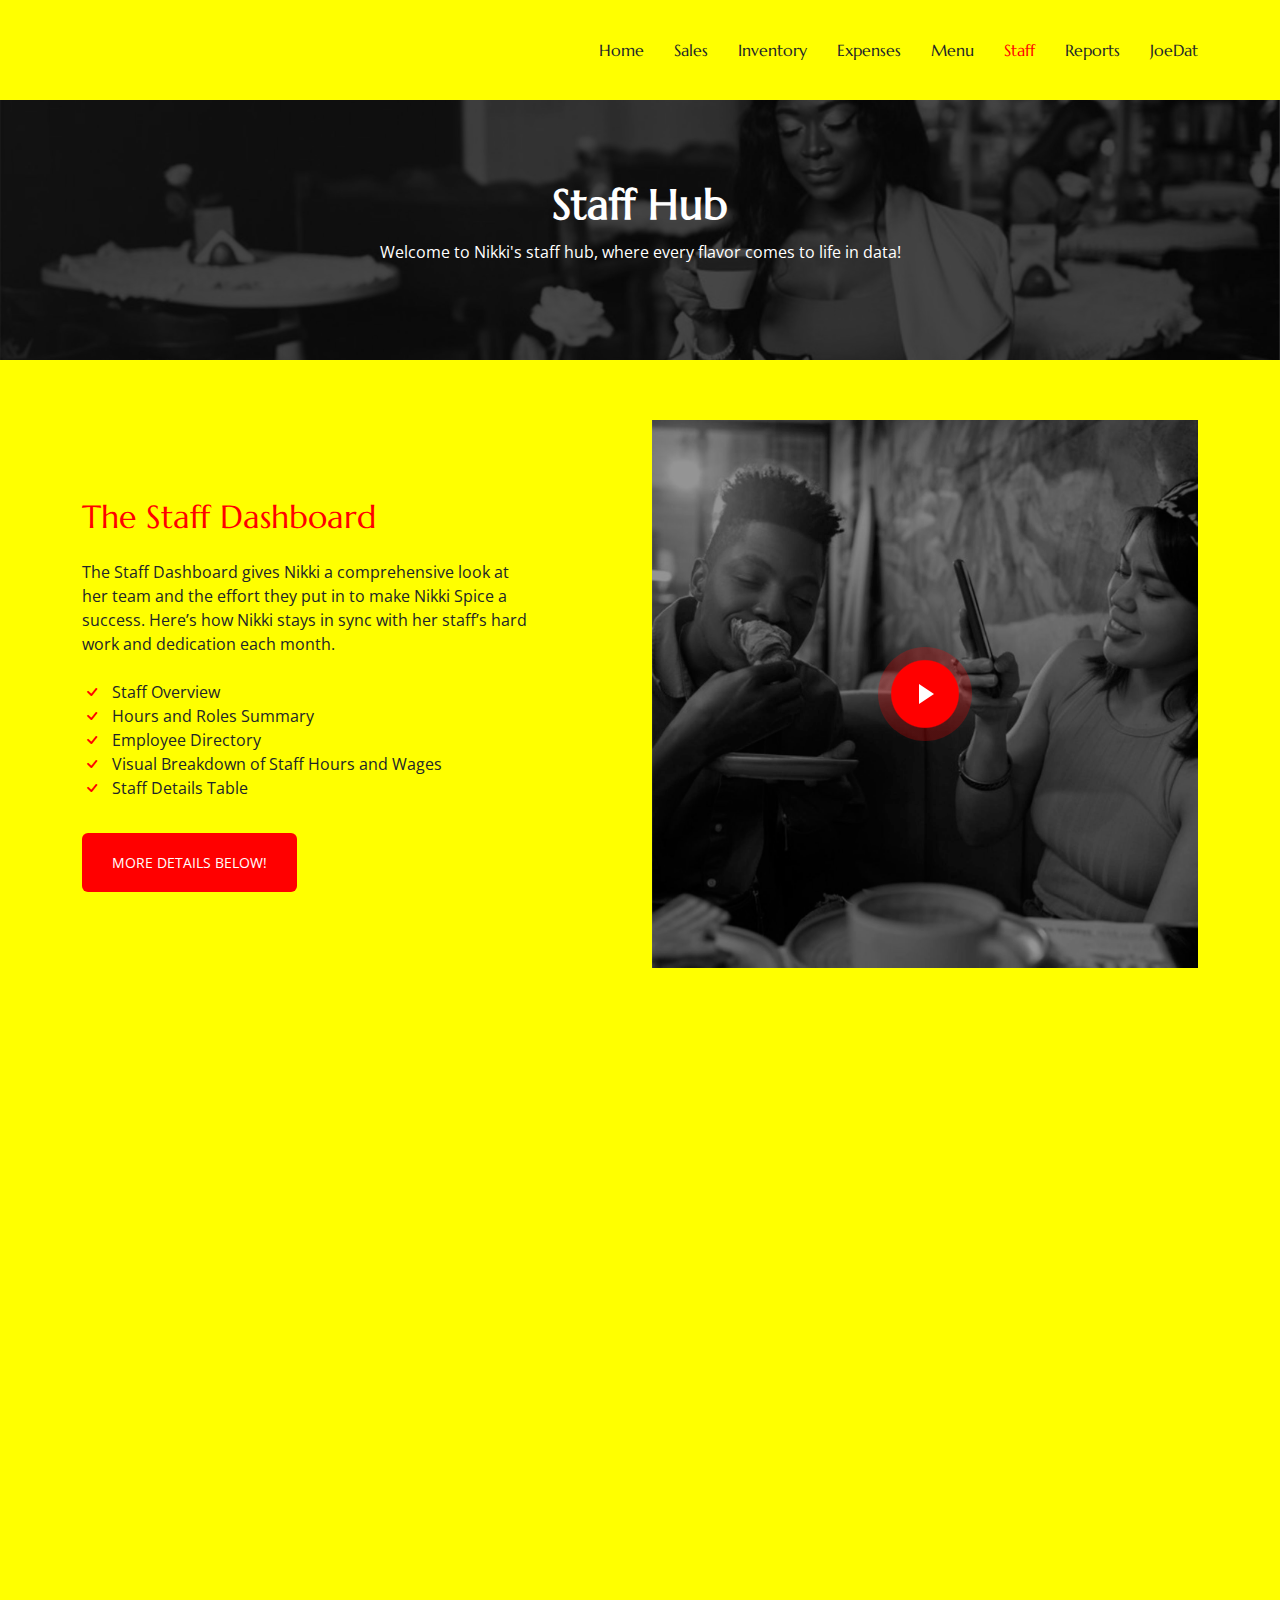
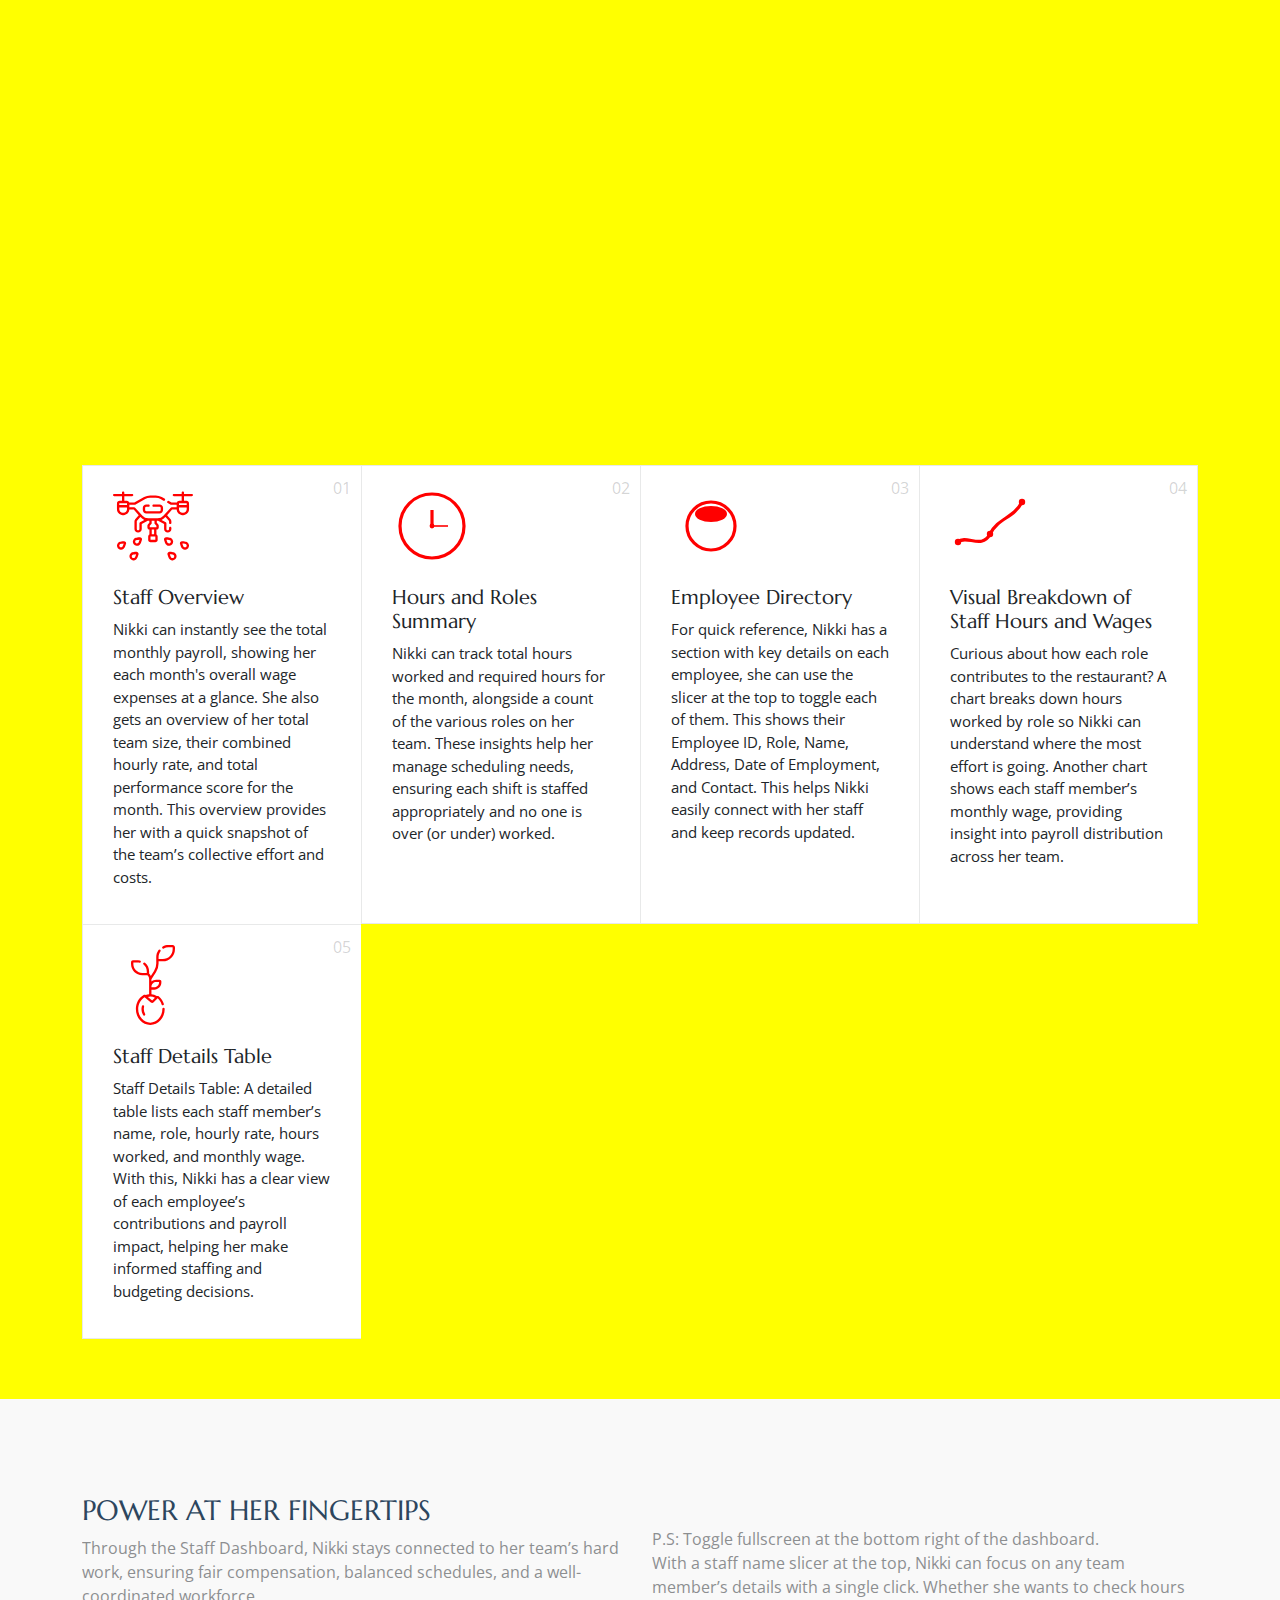
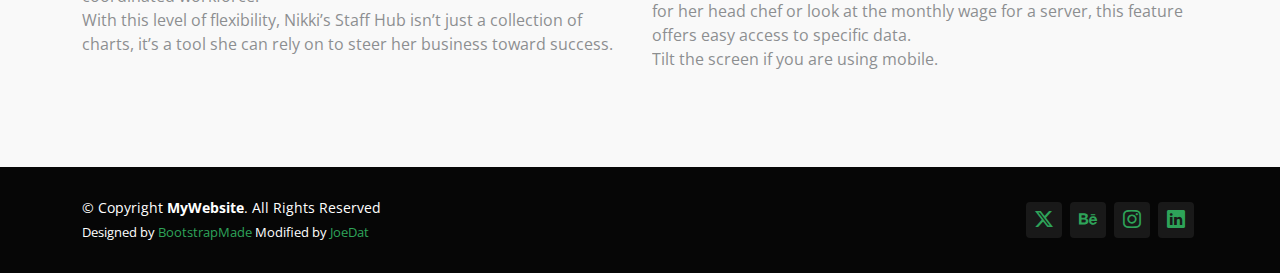
<file: staff.html>
<!DOCTYPE html>
<html lang="en">

<head>
  <meta charset="utf-8">
  <meta content="width=device-width, initial-scale=1.0" name="viewport">
  <title>Staff - Nikki Spice - JoeDat</title>
  <meta name="description" content="">
  <meta name="keywords" content="">

  <!-- Favicons -->
  <link href="assets/img/logo2.svg" rel="icon">
  <link href="assets/img/logo2.svg" rel="apple-touch-icon">

  <!-- Fonts -->
  <link href="https://fonts.googleapis.com" rel="preconnect">
  <link href="https://fonts.gstatic.com" rel="preconnect" crossorigin>
  <link href="https://fonts.googleapis.com/css2?family=Open+Sans:ital,wght@0,300;0,400;0,500;0,600;0,700;0,800;1,300;1,400;1,500;1,600;1,700;1,800&family=Marcellus:wght@400&display=swap" rel="stylesheet">

  <!-- Vendor CSS Files -->
  <link href="assets/vendor/bootstrap/css/bootstrap.min.css" rel="stylesheet">
  <link href="assets/vendor/bootstrap-icons/bootstrap-icons.css" rel="stylesheet">
  <link href="assets/vendor/aos/aos.css" rel="stylesheet">
  <link href="assets/vendor/swiper/swiper-bundle.min.css" rel="stylesheet">
  <link href="assets/vendor/glightbox/css/glightbox.min.css" rel="stylesheet">

  <!-- Main CSS File -->
  <link href="assets/css/main.css" rel="stylesheet">

  <!-- =======================================================
  * Template Name: AgriCulture
  * Template URL: https://bootstrapmade.com/agriculture-bootstrap-website-template/
  * Updated: Aug 07 2024 with Bootstrap v5.3.3
  * Author: BootstrapMade.com
  * License: https://bootstrapmade.com/license/
  ======================================================== -->
</head>

<body class="about-page">

  <header id="header" class="header d-flex align-items-center position-relative">
    <div class="container-fluid container-xl position-relative d-flex align-items-center justify-content-between">

      <a href="index.html" class="logo d-flex align-items-center">
        <!-- Uncomment the line below if you also wish to use an image logo -->
        <img src="assets/img/logo.svg" alt="AgriCulture">
        <!-- <h1 class="sitename">AgriCulture</h1>  -->
      </a>

      <nav id="navmenu" class="navmenu">
        <ul>
          <li><a href="index.html">Home</a></li>
          <li><a href="sales.html">Sales</a></li>
          <li><a href="inventory.html">Inventory</a></li>
          <li><a href="expenses.html">Expenses</a></li>
          <li><a href="menu.html">Menu</a></li>
		  <li><a href="staff.html" class="active">Staff</a></li>
		  <li><a href="reports.html">Reports</a></li>
		  <li><a href="https://mrjoedat.github.io/JoeDat/businessIntelligence.html">JoeDat</a></li>
          <!-- <li class="dropdown"><a href="#"><span>Dropdown</span> <i class="bi bi-chevron-down toggle-dropdown"></i></a>
            <ul>
              <li><a href="#">Dropdown 1</a></li>
              <li class="dropdown"><a href="#"><span>Deep Dropdown</span> <i class="bi bi-chevron-down toggle-dropdown"></i></a>
                <ul>
                  <li><a href="#">Deep Dropdown 1</a></li>
                  <li><a href="#">Deep Dropdown 2</a></li>
                  <li><a href="#">Deep Dropdown 3</a></li>
                  <li><a href="#">Deep Dropdown 4</a></li>
                  <li><a href="#">Deep Dropdown 5</a></li>
                </ul>
              </li>
              <li><a href="#">Dropdown 2</a></li>
              <li><a href="#">Dropdown 3</a></li>
              <li><a href="#">Dropdown 4</a></li>
            </ul>
          </li> -->
        </ul>
        <i class="mobile-nav-toggle d-xl-none bi bi-list"></i>
      </nav>

    </div>
  </header>

  <main class="main">

    <!-- Page Title -->
    <div class="page-title dark-background" data-aos="fade" style="background-image: url(assets/img/stf_title.jpg);">
      <div class="container position-relative">
        <h1>Staff Hub</h1>
        <p>Welcome to Nikki's staff hub, where every flavor comes to life in data!</p>
        <!-- <nav class="breadcrumbs">
          <ol>
            <li><a href="index.html">Home</a></li>
            <li class="current">About</li>
          </ol>
        </nav> -->
      </div>
    </div><!-- End Page Title -->

    <!-- About 3 Section -->
    <section id="about-3" class="about-3 section">

      <div class="container">
        <div class="row gy-4 justify-content-between align-items-center">
          <div class="col-lg-6 order-lg-2 position-relative" data-aos="zoom-out">
            <img src="assets/img/img_sq_5.jpg" alt="Image" class="img-fluid">
            <a href="#" class="glightbox pulsating-play-btn">
              <span class="play"><i class="bi bi-play-fill"></i></span>
            </a>
          </div>
          <div class="col-lg-5 order-lg-1" data-aos="fade-up" data-aos-delay="100">
            <h2 class="content-title mb-4">The Staff Dashboard</h2>
            <p class="mb-4">
              The Staff Dashboard gives Nikki a comprehensive look at her team and the effort they put in to make Nikki Spice a success. Here’s how Nikki stays in sync with her staff’s hard work and dedication each month.
            </p>
            <ul class="list-unstyled list-check">
              <li>Staff Overview</li>
              <li>Hours and Roles Summary</li>
              <li>Employee Directory</li>
			  <li>Visual Breakdown of Staff Hours and Wages</li>
			  <li>Staff Details Table</li>
            </ul>

            <p><a class="btn-cta">More Details Below!</a></p>
          </div>
        </div>
      </div>
    </section><!-- /About 3 Section href="#" -->

    <!-- Team Section -->
    <!--<section class="team-15 team section" id="team">
       Section Title -->
      <!--<div class="container section-title" data-aos="fade-up">
        <h2>Team</h2>
        <p>Necessitatibus eius consequatur</p>
      </div> End Section Title -->

      <!--<div class="content">
        <div class="container">

          <div class="row">
            <div class="col-lg-3 col-md-6 mb-4">
              <div class="person">
                <figure>
                  <img src="assets/img/team/team-1.jpg" alt="Image" class="img-fluid">
                  <div class="social">
                    <a href="#"><span class="bi bi-facebook"></span></a>
                    <a href="#"><span class="bi bi-twitter-x"></span></a>
                    <a href="#"><span class="bi bi-linkedin"></span></a>
                  </div>
                </figure>
                <div class="person-contents">
                  <h3>Joshua Stefan</h3>
                  <span class="position">Farmer</span>
                </div>
              </div>
            </div>

            <div class="col-lg-3 col-md-6 mb-4">
              <div class="person">
                <figure>
                  <img src="assets/img/team/team-2.jpg" alt="Image" class="img-fluid">
                  <div class="social">
                    <a href="#"><span class="bi bi-facebook"></span></a>
                    <a href="#"><span class="bi bi-twitter-x"></span></a>
                    <a href="#"><span class="bi bi-linkedin"></span></a>
                  </div>
                </figure>
                <div class="person-contents">
                  <h3>Sheena Anderson</h3>
                  <span class="position">Marketing</span>
                </div>
              </div>
            </div>

            <div class="col-lg-3 col-md-6 mb-4">
              <div class="person">
                <figure>
                  <img src="assets/img/team/team-3.jpg" alt="Image" class="img-fluid">
                  <div class="social">
                    <a href="#"><span class="bi bi-facebook"></span></a>
                    <a href="#"><span class="bi bi-twitter-x"></span></a>
                    <a href="#"><span class="bi bi-linkedin"></span></a>
                  </div>
                </figure>
                <div class="person-contents">
                  <h3>Evan Smith</h3>
                  <span class="position">Content</span>
                </div>
              </div>
            </div>

            <div class="col-lg-3 col-md-6 mb-4">
              <div class="person">
                <figure>
                  <img src="assets/img/team/team-4.jpg" alt="Image" class="img-fluid">
                  <div class="social">
                    <a href="#"><span class="bi bi-facebook"></span></a>
                    <a href="#"><span class="bi bi-twitter-x"></span></a>
                    <a href="#"><span class="bi bi-linkedin"></span></a>
                  </div>
                </figure>
                <div class="person-contents">
                  <h3>Kaylie Jones</h3>
                  <span class="position">Accountant</span>
                </div>
              </div>
            </div>

          </div>
        </div>
      </div>

    </section> /Team Section -->
	
<!-- Power BI Dashboard Section -->
<section class="dashboard-section section" id="dashboard">
  <div class="container section-title" data-aos="fade-up">
    <h2>Staff Dashboard</h2>
    <p>Get insights into the team that makes Nikki Spice Restaurant a success.</p>
	<p>(October 2024)</p>
  </div>

  <div class="content">
    <div class="container">
      <div class="row justify-content-center">
        <div class="col-lg-10 dashboard-iframe-container">
          <!-- Power BI Embedded Dashboard -->
          <iframe title="salesTransaction" class="responsive-iframe" src="https://app.powerbi.com/view?r=eyJrIjoiMzliZGYyMTctNmQyYi00MWEzLWFiZTEtZDE0ZGIwZWZlNmQwIiwidCI6IjkzNmU0OWM0LTJiOTAtNDE2Zi04OWJmLTk3MjVmYWNiNzIxNiJ9" frameborder="0" allowFullScreen="true"></iframe>
        </div>
      </div>
    </div>
  </div>
</section>


    <!-- Services Section -->
    <section id="services" class="services section">

      <!-- Section Title -->
      <div class="container section-title" data-aos="fade-up">
        <h2>More Information on Visuals</h2>
        <p>Tip: Take your time to explore the dashboard above.</p>
      </div><!-- End Section Title -->
      <div class="content">
        <div class="container">
          <div class="row g-0">
            <div class="col-lg-3 col-md-6">
              <div class="service-item">
                <span class="number">01</span>
                <div class="service-item-icon">
                  <svg xmlns="http://www.w3.org/2000/svg" version="1.1" xmlns:xlink="http://www.w3.org/1999/xlink" width="80" height="80" x="0" y="0" viewBox="0 0 512.805 512.805" style="enable-background: new 0 0 512 512" xml:space="preserve" class="">
                    <g>
                      <path d="M505.305 50.503h-50.094v-7.141c0-4.143-3.357-7.5-7.5-7.5s-7.5 3.357-7.5 7.5v7.141h-50.094c-4.143 0-7.5 3.357-7.5 7.5s3.357 7.5 7.5 7.5h50.094v29.428h-15.309c-7.223 0-13.385 4.557-15.809 10.939h-33.847l-16.98-9.451a7.5 7.5 0 0 0-7.295 13.107l18.682 10.397a7.507 7.507 0 0 0 3.647.946h34.681v15.505h-32.393a7.495 7.495 0 0 0-5.565 2.473l-47.127 52.176a49.438 49.438 0 0 1-36.627 16.273h-60.732a49.442 49.442 0 0 1-36.627-16.273l-47.127-52.176a7.5 7.5 0 0 0-5.565-2.473h-31.393V120.87h33.681a7.507 7.507 0 0 0 3.647-.946l64.468-35.883a64.829 64.829 0 0 1 31.454-8.163h35.656a64.819 64.819 0 0 1 31.454 8.164l17.778 9.896a7.5 7.5 0 0 0 7.295-13.107l-17.778-9.895a79.844 79.844 0 0 0-38.749-10.058h-35.656a79.854 79.854 0 0 0-38.749 10.057l-62.767 34.936h-32.847c-2.424-6.383-8.587-10.939-15.809-10.939H72.594V65.503h50.094c4.143 0 7.5-3.357 7.5-7.5s-3.357-7.5-7.5-7.5H72.594v-7.141c0-4.143-3.357-7.5-7.5-7.5s-7.5 3.357-7.5 7.5v7.141H7.5c-4.143 0-7.5 3.357-7.5 7.5s3.357 7.5 7.5 7.5h50.094v29.428H42.285c-9.331 0-16.922 7.591-16.922 16.922v37.917c0 20.438 16.628 37.066 37.066 37.066h5.329c19.899 0 36.18-15.765 37.025-35.461h28.101l31.968 35.393-22.399 27.123a21.63 21.63 0 0 0-4.939 13.742v47.817c0 12.898 10.494 23.393 23.394 23.393 12.898 0 23.393-10.494 23.393-23.393v-32.069l38.482-21.157c.917.04 1.834.073 2.755.073h7.432v13.542l-8.567 8.567a13.242 13.242 0 0 0-3.903 9.424v12.244c0 7.191 5.729 13.055 12.86 13.304v31.344c-4.637 2.472-7.804 7.354-7.804 12.965v21.867c0 8.097 6.588 14.685 14.686 14.685h31.326c8.098 0 14.686-6.588 14.686-14.685v-21.867c0-5.611-3.167-10.493-7.804-12.965v-31.32h1.533c7.349 0 13.327-5.979 13.327-13.327V253.83c0-3.56-1.387-6.906-3.903-9.423l-8.567-8.568v-13.542h5.432c.921 0 1.838-.034 2.755-.073l38.482 21.157v32.069c0 12.898 10.494 23.393 23.394 23.393 12.898 0 23.393-10.494 23.393-23.393v-6.886c0-4.143-3.357-7.5-7.5-7.5s-7.5 3.357-7.5 7.5v6.886c0 4.628-3.765 8.393-8.393 8.393s-8.394-3.765-8.394-8.393v-36.505a7.5 7.5 0 0 0-3.887-6.572l-27.481-15.109c8.638-3.622 16.49-9.101 22.889-16.186l2.763-3.06 20.994 25.422a6.596 6.596 0 0 1 1.507 4.191v8.97c0 4.143 3.357 7.5 7.5 7.5s7.5-3.357 7.5-7.5v-8.97c0-5.004-1.755-9.885-4.94-13.742l-22.398-27.122 31.968-35.393h29.101c.844 19.696 17.125 35.461 37.025 35.461h5.329c20.438 0 37.066-16.628 37.066-37.066v-37.917c0-9.331-7.591-16.922-16.922-16.922h-15.309V65.503h50.094c4.143 0 7.5-3.357 7.5-7.5s-3.361-7.5-7.503-7.5zm-463.02 59.428h45.617c1.06 0 1.922.862 1.922 1.922v10.341H40.363v-10.341c0-1.06.863-1.922 1.922-1.922zm25.474 61.905H62.43c-12.167 0-22.066-9.899-22.066-22.066v-12.576h49.461v12.576c-.001 12.167-9.899 22.066-22.066 22.066zm105.428 60.537a7.501 7.501 0 0 0-3.887 6.572v36.505c0 4.628-3.766 8.393-8.394 8.393s-8.393-3.765-8.393-8.393v-47.817c0-1.526.535-3.016 1.507-4.192l20.994-25.422 2.763 3.06c6.4 7.085 14.251 12.563 22.889 16.186zm98.064 112.865h-30.697v-21.237h30.697zm-7.804-36.237h-15.09v-29.6h15.09zm4.586-64.753 10.274 10.275v9.878h-42.811v-9.878l10.274-10.275a7.498 7.498 0 0 0 2.196-5.303v-16.648h17.869v16.648a7.509 7.509 0 0 0 2.198 5.303zm182.342-72.412h-5.329c-12.167 0-22.065-9.899-22.065-22.066v-12.576h49.461v12.576c-.001 12.167-9.9 22.066-22.067 22.066zm22.066-59.983v10.341H422.98v-10.341c0-1.06.862-1.922 1.922-1.922h45.617c1.06 0 1.922.862 1.922 1.922zM362.367 383.195c6.981-.812 13.229-4.296 17.591-9.808s6.317-12.393 5.504-19.374c-.812-6.982-4.296-13.229-9.808-17.592-2.043-1.617-8.26-6.537-34.74-7.778a13.377 13.377 0 0 0-11.103 5.056 13.396 13.396 0 0 0-2.37 11.969c7.289 25.484 13.507 30.406 15.551 32.023 4.694 3.716 10.382 5.685 16.279 5.685 1.027 0 2.061-.06 3.096-.181zm-19.86-39.447c15.467.902 22.253 3.181 23.839 4.436a11.245 11.245 0 0 1 4.218 7.564c.349 3.002-.491 5.961-2.367 8.331s-4.562 3.868-7.564 4.218c-3 .352-5.961-.491-8.331-2.367-1.587-1.256-5.364-7.336-9.795-22.182zM397.513 429.988c-2.044-1.617-8.263-6.54-34.74-7.778a13.416 13.416 0 0 0-11.103 5.057 13.392 13.392 0 0 0-2.37 11.967c7.289 25.486 13.507 30.407 15.551 32.024 4.695 3.716 10.382 5.685 16.279 5.685 1.026 0 2.06-.061 3.095-.181 6.982-.812 13.23-4.296 17.592-9.808s6.317-12.393 5.504-19.375c-.813-6.981-4.297-13.229-9.808-17.591zm-7.458 27.658a11.243 11.243 0 0 1-7.564 4.217 11.251 11.251 0 0 1-8.331-2.366c-1.586-1.256-5.363-7.337-9.793-22.182 15.464.9 22.251 3.18 23.838 4.436a11.245 11.245 0 0 1 4.218 7.564 11.25 11.25 0 0 1-2.368 8.331zM477.456 361.45c-2.044-1.617-8.263-6.54-34.74-7.778a13.403 13.403 0 0 0-11.103 5.057 13.392 13.392 0 0 0-2.37 11.967c7.289 25.486 13.507 30.407 15.551 32.024 4.695 3.716 10.382 5.685 16.279 5.685 1.026 0 2.06-.061 3.095-.181 6.982-.812 13.23-4.296 17.592-9.808s6.317-12.393 5.504-19.375c-.813-6.981-4.296-13.229-9.808-17.591zm-7.458 27.657c-1.876 2.37-4.562 3.867-7.564 4.217s-5.961-.492-8.331-2.366c-1.586-1.256-5.363-7.337-9.793-22.182 15.464.9 22.251 3.18 23.838 4.436a11.245 11.245 0 0 1 4.218 7.564 11.248 11.248 0 0 1-2.368 8.331zM171.891 328.644c-26.48 1.241-32.697 6.161-34.74 7.778-5.512 4.362-8.995 10.609-9.808 17.592-.813 6.981 1.142 13.862 5.504 19.374 4.361 5.512 10.609 8.995 17.591 9.808 1.036.121 2.068.181 3.096.181 5.897 0 11.585-1.969 16.279-5.685 2.044-1.617 8.262-6.539 15.551-32.023a13.396 13.396 0 0 0-2.37-11.969 13.39 13.39 0 0 0-11.103-5.056zm-11.387 37.286a11.231 11.231 0 0 1-8.331 2.367c-3.002-.35-5.688-1.848-7.564-4.218s-2.716-5.329-2.367-8.331a11.245 11.245 0 0 1 4.218-7.564c1.586-1.255 8.372-3.533 23.839-4.436-4.432 14.846-8.209 20.926-9.795 22.182zM150.032 422.21c-26.478 1.238-32.696 6.161-34.74 7.778-5.512 4.361-8.995 10.609-9.808 17.591s1.142 13.863 5.504 19.375c4.361 5.512 10.609 8.995 17.592 9.808 1.035.121 2.067.181 3.095.181 5.896-.001 11.585-1.97 16.279-5.685 2.044-1.617 8.262-6.538 15.551-32.024a13.392 13.392 0 0 0-2.37-11.967 13.385 13.385 0 0 0-11.103-5.057zm-11.386 37.286a11.253 11.253 0 0 1-8.331 2.366c-3.003-.35-5.688-1.847-7.564-4.217s-2.716-5.329-2.367-8.331a11.245 11.245 0 0 1 4.218-7.564c1.587-1.256 8.374-3.535 23.838-4.436-4.431 14.845-8.209 20.926-9.794 22.182zM70.089 353.672c-26.478 1.238-32.696 6.161-34.74 7.778-5.512 4.361-8.995 10.609-9.808 17.591s1.142 13.863 5.504 19.375c4.361 5.512 10.609 8.995 17.592 9.808 1.035.121 2.067.181 3.095.181 5.896-.001 11.585-1.97 16.279-5.685 2.044-1.617 8.262-6.538 15.551-32.024a13.392 13.392 0 0 0-2.37-11.967 13.374 13.374 0 0 0-11.103-5.057zm-11.387 37.286a11.243 11.243 0 0 1-8.331 2.366c-3.003-.35-5.688-1.847-7.564-4.217s-2.716-5.329-2.367-8.331a11.245 11.245 0 0 1 4.218-7.564c1.587-1.256 8.374-3.535 23.838-4.436-4.431 14.845-8.208 20.926-9.794 22.182z" fill="currentColor" opacity="1" data-original="currentColor"></path>
                      <path d="M213.116 133.756h14.881c4.143 0 7.5-3.357 7.5-7.5s-3.357-7.5-7.5-7.5h-14.881c-12.212 0-22.147 9.936-22.147 22.147v13.102c0 12.212 9.936 22.146 22.147 22.146h85.572c12.212 0 22.147-9.935 22.147-22.146v-13.102c0-12.212-9.936-22.147-22.147-22.147h-38.729c-4.143 0-7.5 3.357-7.5 7.5s3.357 7.5 7.5 7.5h38.729a7.155 7.155 0 0 1 7.147 7.147v13.102c0 3.94-3.206 7.146-7.147 7.146h-85.572c-3.941 0-7.147-3.206-7.147-7.146v-13.102a7.155 7.155 0 0 1 7.147-7.147z" fill="currentColor" opacity="1" data-original="currentColor"></path>
                    </g>
                  </svg>
                </div>

                <div class="service-item-content">
                  <h3 class="service-heading">Staff Overview</h3>
                  <p>
                    Nikki can instantly see the total monthly payroll, showing her each month's overall wage expenses at a glance. She also gets an overview of her total team size, their combined hourly rate, and total performance score for the month. This overview provides her with a quick snapshot of the team’s collective effort and costs.
                  </p>
                </div>
              </div>
            </div>
            <div class="col-lg-3 col-md-6">
              <div class="service-item">
                <span class="number">02</span>
                <div class="service-item-icon">
				  <svg xmlns="http://www.w3.org/2000/svg" width="80" height="80" viewBox="0 0 100 100">
					<!-- Clock Circle -->
					<circle cx="50" cy="50" r="40" fill="none" stroke="currentColor" stroke-width="4" />
					<!-- Hour Hand -->
					<line x1="50" y1="50" x2="50" y2="30" stroke="currentColor" stroke-width="4" />
					<!-- Minute Hand -->
					<line x1="50" y1="50" x2="70" y2="50" stroke="currentColor" stroke-width="2" />
					<!-- Center Dot -->
					<circle cx="50" cy="50" r="3" fill="currentColor" />
				  </svg>
				</div>
                <div class="service-item-content">
                  <h3 class="service-heading">Hours and Roles Summary</h3>
                  <p>
                    Nikki can track total hours worked and required hours for the month, alongside a count of the various roles on her team. These insights help her manage scheduling needs, ensuring each shift is staffed appropriately and no one is over (or under) worked.
                  </p>
                </div>
              </div>
            </div>
            <div class="col-lg-3 col-md-6">
              <div class="service-item">
                <span class="number">03</span>
                <div class="service-item-icon">
				  <svg xmlns="http://www.w3.org/2000/svg" width="80" height="80" viewBox="0 0 100 100">
					<!-- Plate (Circle) -->
					<circle cx="50" cy="50" r="30" fill="none" stroke="currentColor" stroke-width="4" />
					<!-- Food (Scoop) -->
					<ellipse cx="50" cy="35" rx="20" ry="10" fill="currentColor" />
				  </svg>
				</div>
                <div class="service-item-content">
                  <h3 class="service-heading">Employee Directory</h3>
                  <p>
                    For quick reference, Nikki has a section with key details on each employee, she can use the slicer at the top to toggle each of them. This shows their Employee ID, Role, Name, Address, Date of Employment, and Contact. This helps Nikki easily connect with her staff and keep records updated.
                  </p>
                </div>
              </div>
            </div>
            <div class="col-lg-3 col-md-6">
              <div class="service-item">
                <span class="number">04</span>
                <div class="service-item-icon">
				  <svg xmlns="http://www.w3.org/2000/svg" width="80" height="80" viewBox="0 0 100 100">
					<path d="M10,70 C20,60, 40,80, 50,60 C60,40, 80,40, 90,20" 
						  fill="none" 
						  stroke="currentColor" 
						  stroke-width="4" />
					<circle cx="10" cy="70" r="4" fill="currentColor" />
					<circle cx="50" cy="60" r="4" fill="currentColor" />
					<circle cx="90" cy="20" r="4" fill="currentColor" />
				  </svg>
				</div>
                <div class="service-item-content">
                  <h3 class="service-heading">Visual Breakdown of Staff Hours and Wages</h3>
                  <p>
                    Curious about how each role contributes to the restaurant? A chart breaks down hours worked by role so Nikki can understand where the most effort is going. Another chart shows each staff member’s monthly wage, providing insight into payroll distribution across her team.
                  </p>
                </div>
              </div>
            </div>

            <div class="col-lg-3 col-md-6">
              <div class="service-item">
                <span class="number">05</span>
                <div class="service-item-icon">
                  <svg xmlns="http://www.w3.org/2000/svg" version="1.1" xmlns:xlink="http://www.w3.org/1999/xlink" width="80" height="80" x="0" y="0" viewBox="0 0 513.089 513.089" style="enable-background: new 0 0 512 512" xml:space="preserve" class="">
                    <g>
                      <path d="M194.209 386.877a7.497 7.497 0 0 0-9.15 5.363 75.07 75.07 0 0 0-2.428 18.947c0 13.789 3.615 27 10.454 38.204a7.494 7.494 0 0 0 10.308 2.495 7.5 7.5 0 0 0 2.494-10.309c-5.401-8.851-8.257-19.359-8.257-30.39a60.09 60.09 0 0 1 1.941-15.16 7.497 7.497 0 0 0-5.362-9.15z" fill="currentColor" opacity="1" data-original="currentColor"></path>
                      <path d="M382.56 0h-27.319c-12.654 0-25.236 3.119-36.386 9.021a7.5 7.5 0 0 0 7.018 13.258c9.124-4.83 19.005-7.278 29.368-7.278h27.222v12.022c0 34.679-28.213 62.892-62.892 62.892h-27.222V77.893c0-13.309 4.12-26.038 11.914-36.811a7.5 7.5 0 0 0-12.153-8.793c-9.657 13.347-14.762 29.117-14.762 45.604V119.154a88.294 88.294 0 0 1-14.296 48.23l-20.501 31.543a46.65 46.65 0 0 0-9.615-13.916l-1.273-1.273v-14.053c0-21.604-9.58-41.872-26.284-55.608a7.5 7.5 0 0 0-9.528 11.586c13.226 10.876 20.812 26.922 20.812 44.022v9.66h-29.069c-31.412 0-56.968-25.556-56.968-56.968v-9.66h29.069c3.454 0 6.976.329 10.467.977a7.5 7.5 0 0 0 2.738-14.748 72.57 72.57 0 0 0-13.205-1.229h-31.883c-6.72 0-12.187 5.467-12.187 12.186v12.474c0 39.684 32.284 71.968 71.968 71.968h33.463l1.273 1.273c5.979 5.979 9.271 13.927 9.271 22.381v98.306a79.003 79.003 0 0 0-21.446 5.114c-4.152-2.798-9.597-3.045-13.983-.509-30.558 17.671-49.541 52.263-49.541 90.277 0 56.188 41.481 101.901 92.47 101.901s92.47-45.713 92.47-101.901c0-.237-.004-.473-.009-.709l-.005-.334a7.5 7.5 0 0 0-7.499-7.433h-.068a7.5 7.5 0 0 0-7.433 7.567l.014.909c0 47.917-34.753 86.901-77.47 86.901s-77.47-38.984-77.47-86.901c0-32.212 15.656-61.449 40.948-76.643l40.182 34.094c5.225 4.433 13.1 4.099 17.929-.761l25.512-25.668c11.649 10.022 20.473 23.408 25.562 38.809a7.496 7.496 0 0 0 9.475 4.768 7.5 7.5 0 0 0 4.768-9.474c-6.15-18.613-17.027-34.756-31.454-46.681-4.011-3.317-9.358-3.923-13.824-1.93-10.53-6.377-22.136-10.243-34.128-11.384v-29.695h18.365c25.013 0 45.362-20.35 45.362-45.362v-7.928c0-6.115-4.975-11.089-11.089-11.089h-22.276c-11.667 0-22.318 4.429-30.362 11.693v-13.713l29.028-44.665a103.263 103.263 0 0 0 16.72-56.404v-14.239h27.222c42.949 0 77.892-34.942 77.892-77.892v-12.12C397.462 6.685 390.777 0 382.56 0zM251.211 356.136l-27.468-23.306a63.694 63.694 0 0 1 15.358-1.884c10.366 0 20.534 2.525 29.851 7.34zm25.752-118.894h18.365v4.017c0 16.742-13.62 30.362-30.362 30.362h-18.365v-4.017c0-16.741 13.62-30.362 30.362-30.362z" fill="currentColor" opacity="1" data-original="currentColor"></path>
                    </g>
                  </svg>
                </div>
                <div class="service-item-content">
                  <h3 class="service-heading">Staff Details Table</h3>
                  <p>
                    Staff Details Table: A detailed table lists each staff member’s name, role, hourly rate, hours worked, and monthly wage. With this, Nikki has a clear view of each employee’s contributions and payroll impact, helping her make informed staffing and budgeting decisions.
                  </p>
                </div>
              </div>
            </div>
          </div>
        </div>
      </div>
    </section><!-- /Services Section -->

    <!-- Call To Action Section -->
    <section id="call-to-action" class="call-to-action section light-background">

      <div class="content">
        <div class="container">
          <div class="row align-items-center">
            <div class="col-lg-6">
              <h3>Power at Her Fingertips</h3>
              <p class="opacity-50">
                Through the Staff Dashboard, Nikki stays connected to her team’s hard work, ensuring fair compensation, balanced schedules, and a well-coordinated workforce.
				<br>With this level of flexibility, Nikki’s Staff Hub isn’t just a collection of charts, it’s a tool she can rely on to steer her business toward success.
              </p>
            </div>
             <div class="col-lg-6">
			 <p class="opacity-50">
                <br><br>P.S: Toggle fullscreen at the bottom right of the dashboard.
				<br>With a staff name slicer at the top, Nikki can focus on any team member’s details with a single click. Whether she wants to check hours for her head chef or look at the monthly wage for a server, this feature offers easy access to specific data.<br>Tilt the screen if you are using mobile.
              </p>
              <!--<form action="forms/newsletter.php" class="form-subscribe php-email-form">
                <div class="form-group d-flex align-items-stretch">
                  <input type="email" name="email" class="form-control h-100" placeholder="Enter your e-mail">
                  <input type="submit" class="btn btn-secondary px-4" value="Subcribe">
                </div>
                <div class="loading">Loading</div>
                <div class="error-message"></div>
                <div class="sent-message">
                  Your subscription request has been sent. Thank you!
                </div>
              </form>
            </div> -->
          </div>
        </div>
      </div>
    </section><!-- /Call To Action Section -->

  </main>

  <footer id="footer" class="footer dark-background">

    <!-- <div class="footer-top">
      <div class="container">
        <div class="row gy-4">
          <div class="col-lg-4 col-md-6 footer-about">
            <a href="index.html" class="logo d-flex align-items-center">
              <span class="sitename">AgriCulture</span>
            </a>
            <div class="footer-contact pt-3">
              <p>A108 Adam Street</p>
              <p>New York, NY 535022</p>
              <p class="mt-3"><strong>Phone:</strong> <span>+1 5589 55488 55</span></p>
              <p><strong>Email:</strong> <span>info@example.com</span></p>
            </div>
          </div>

          <div class="col-lg-2 col-md-3 footer-links">
            <h4>Useful Links</h4>
            <ul>
              <li><a href="#">Home</a></li>
              <li><a href="#">About us</a></li>
              <li><a href="#">Services</a></li>
              <li><a href="#">Terms of service</a></li>
              <li><a href="#">Privacy policy</a></li>
            </ul>
          </div>

          <div class="col-lg-2 col-md-3 footer-links">
            <h4>Our Services</h4>
            <ul>
              <li><a href="#">Web Design</a></li>
              <li><a href="#">Web Development</a></li>
              <li><a href="#">Product Management</a></li>
              <li><a href="#">Marketing</a></li>
              <li><a href="#">Graphic Design</a></li>
            </ul>
          </div>

          <div class="col-lg-2 col-md-3 footer-links">
            <h4>Hic solutasetp</h4>
            <ul>
              <li><a href="#">Molestiae accusamus iure</a></li>
              <li><a href="#">Excepturi dignissimos</a></li>
              <li><a href="#">Suscipit distinctio</a></li>
              <li><a href="#">Dilecta</a></li>
              <li><a href="#">Sit quas consectetur</a></li>
            </ul>
          </div>

          <div class="col-lg-2 col-md-3 footer-links">
            <h4>Nobis illum</h4>
            <ul>
              <li><a href="#">Ipsam</a></li>
              <li><a href="#">Laudantium dolorum</a></li>
              <li><a href="#">Dinera</a></li>
              <li><a href="#">Trodelas</a></li>
              <li><a href="#">Flexo</a></li>
            </ul>
          </div>

        </div>
      </div>
    </div> -->

    <div class="copyright text-center">
      <div class="container d-flex flex-column flex-lg-row justify-content-center justify-content-lg-between align-items-center">

        <div class="d-flex flex-column align-items-center align-items-lg-start">
          <div>
            © Copyright <strong><span>MyWebsite</span></strong>. All Rights Reserved
          </div>
          <div class="credits">
            <!-- All the links in the footer should remain intact. -->
            <!-- You can delete the links only if you purchased the pro version. -->
            <!-- Licensing information: https://bootstrapmade.com/license/ -->
            <!-- Purchase the pro version with working PHP/AJAX contact form: https://bootstrapmade.com/herobiz-bootstrap-business-template/ -->
            Designed by <a href="https://bootstrapmade.com/">BootstrapMade</a>  Modified by <a href="https://linktr.ee/joedat">JoeDat</a>
          </div>
        </div>

        <div class="social-links order-first order-lg-last mb-3 mb-lg-0">
          <a href="https://x.com/MrJoe_DAT?s=09"><i class="bi bi-twitter-x"></i></a>
          <a href="https://www.behance.net/mrjoedat"><i class="bi bi-behance"></i></a>
          <a href="https://www.instagram.com/mrjoe_dat/profilecard/?igsh=M3VnenJ0ZWtwcGRw"><i class="bi bi-instagram"></i></a>
          <a href="https://www.linkedin.com/in/joseph-olaitan-82bb94194?utm_source=share&utm_campaign=share_via&utm_content=profile&utm_medium=android_app"><i class="bi bi-linkedin"></i></a>
        </div>

      </div>
    </div>
    </div>

  </footer>

  <!-- Scroll Top -->
  <a href="#" id="scroll-top" class="scroll-top d-flex align-items-center justify-content-center"><i class="bi bi-arrow-up-short"></i></a>

  <!-- Preloader -->
  <div id="preloader"></div>

  <!-- Vendor JS Files -->
  <script src="assets/vendor/bootstrap/js/bootstrap.bundle.min.js"></script>
  <script src="assets/vendor/php-email-form/validate.js"></script>
  <script src="assets/vendor/aos/aos.js"></script>
  <script src="assets/vendor/swiper/swiper-bundle.min.js"></script>
  <script src="assets/vendor/glightbox/js/glightbox.min.js"></script>

  <!-- Main JS File -->
  <script src="assets/js/main.js"></script>

</body>

</html>
</file>
<file: assets/css/main.css>
/**
* Template Name: AgriCulture
* Template URL: https://bootstrapmade.com/agriculture-bootstrap-website-template/
* Updated: Aug 07 2024 with Bootstrap v5.3.3
* Author: BootstrapMade.com
* License: https://bootstrapmade.com/license/
*/

/*--------------------------------------------------------------
# Font & Color Variables
# Help: https://bootstrapmade.com/color-system/
--------------------------------------------------------------*/
/* Fonts */
:root {
  --default-font: "Open Sans",  system-ui, -apple-system, "Segoe UI", Roboto, "Helvetica Neue", Arial, "Noto Sans", "Liberation Sans", sans-serif, "Apple Color Emoji", "Segoe UI Emoji", "Segoe UI Symbol", "Noto Color Emoji";
  --heading-font: "Marcellus",  sans-serif;
  --nav-font: "Marcellus",  sans-serif;
}

/* Global Colors - The following color variables are used throughout the website. Updating them here will change the color scheme of the entire website */
:root { 
  --background-color: yellow; /* Background color for the entire website, including individual sections */
  --default-color: #212529; /* Default color used for the majority of the text content across the entire website */
  --heading-color: #2d465e; /* Color for headings, subheadings and title throughout the website */
  --accent-color: red; /* Accent color that represents your brand on the website. It's used for buttons, links, and other elements that need to stand out */
  --surface-color: #ffffff; /* The surface color is used as a background of boxed elements within sections, such as cards, icon boxes, or other elements that require a visual separation from the global background. */
  --contrast-color: #ffffff; /* Contrast color for text, ensuring readability against backgrounds of accent, heading, or default colors. */
}

/* Nav Menu Colors - The following color variables are used specifically for the navigation menu. They are separate from the global colors to allow for more customization options */
:root {
  --nav-color: #212529;  /* The default color of the main navmenu links */
  --nav-hover-color: red; /* Applied to main navmenu links when they are hovered over or active */
  --nav-mobile-background-color: #ffffff; /* Used as the background color for mobile navigation menu */
  --nav-dropdown-background-color: #ffffff; /* Used as the background color for dropdown items that appear when hovering over primary navigation items */
  --nav-dropdown-color: #212529; /* Used for navigation links of the dropdown items in the navigation menu. */
  --nav-dropdown-hover-color: red; /* Similar to --nav-hover-color, this color is applied to dropdown navigation links when they are hovered over. */
}

/* Color Presets - These classes override global colors when applied to any section or element, providing reuse of the sam color scheme. */

.light-background {
  --background-color: #f9f9f9;
  --surface-color: #ffffff;
}

.dark-background {
  --background-color: #060606;
  --default-color: #ffffff;
  --heading-color: #ffffff;
  --accent-color: #2ea359;
  --surface-color: #252525;
  --contrast-color: #ffffff;
}

/* Smooth scroll */
:root {
  scroll-behavior: smooth;
}

/*--------------------------------------------------------------
# General Styling & Shared Classes
--------------------------------------------------------------*/
body {
  color: var(--default-color);
  background-color: var(--background-color);
  font-family: var(--default-font);
}

a {
  color: var(--accent-color);
  text-decoration: none;
  transition: 0.3s;
}

a:hover {
  color: color-mix(in srgb, var(--accent-color), transparent 25%);
  text-decoration: none;
}

h1,
h2,
h3,
h4,
h5,
h6 {
  color: var(--heading-color);
  font-family: var(--heading-font);
}

/* PHP Email Form Messages
------------------------------*/
.php-email-form .error-message {
  display: none;
  background: #df1529;
  color: #ffffff;
  text-align: left;
  padding: 15px;
  margin-bottom: 24px;
  font-weight: 600;
}

.php-email-form .sent-message {
  display: none;
  color: #ffffff;
  background: #059652;
  text-align: center;
  padding: 15px;
  margin-bottom: 24px;
  font-weight: 600;
}

.php-email-form .loading {
  display: none;
  background: var(--surface-color);
  text-align: center;
  padding: 15px;
  margin-bottom: 24px;
}

.php-email-form .loading:before {
  content: "";
  display: inline-block;
  border-radius: 50%;
  width: 24px;
  height: 24px;
  margin: 0 10px -6px 0;
  border: 3px solid var(--accent-color);
  border-top-color: var(--surface-color);
  animation: php-email-form-loading 1s linear infinite;
}

@keyframes php-email-form-loading {
  0% {
    transform: rotate(0deg);
  }

  100% {
    transform: rotate(360deg);
  }
}

/* Pulsating Play Button
------------------------------*/
.pulsating-play-btn {
  width: 94px;
  height: 94px;
  background: radial-gradient(var(--accent-color) 50%, color-mix(in srgb, var(--accent-color), transparent 75%) 52%);
  border-radius: 50%;
  display: block;
  position: relative;
  overflow: hidden;
}

.pulsating-play-btn:before {
  content: "";
  position: absolute;
  width: 120px;
  height: 120px;
  animation-delay: 0s;
  animation: pulsate-play-btn 2s;
  animation-direction: forwards;
  animation-iteration-count: infinite;
  animation-timing-function: steps;
  opacity: 1;
  border-radius: 50%;
  border: 5px solid color-mix(in srgb, var(--accent-color), transparent 30%);
  top: -15%;
  left: -15%;
  background: rgba(198, 16, 0, 0);
}

.pulsating-play-btn:after {
  content: "";
  position: absolute;
  left: 50%;
  top: 50%;
  transform: translateX(-40%) translateY(-50%);
  width: 0;
  height: 0;
  border-top: 10px solid transparent;
  border-bottom: 10px solid transparent;
  border-left: 15px solid #fff;
  z-index: 100;
  transition: all 400ms cubic-bezier(0.55, 0.055, 0.675, 0.19);
}

.pulsating-play-btn:hover:before {
  content: "";
  position: absolute;
  left: 50%;
  top: 50%;
  transform: translateX(-40%) translateY(-50%);
  width: 0;
  height: 0;
  border: none;
  border-top: 10px solid transparent;
  border-bottom: 10px solid transparent;
  border-left: 15px solid #fff;
  z-index: 200;
  animation: none;
  border-radius: 0;
}

.pulsating-play-btn:hover:after {
  border-left: 15px solid var(--accent-color);
  transform: scale(20);
}

@keyframes pulsate-play-btn {
  0% {
    transform: scale(0.6, 0.6);
    opacity: 1;
  }

  100% {
    transform: scale(1, 1);
    opacity: 0;
  }
}

/*--------------------------------------------------------------
# Global Header
--------------------------------------------------------------*/
.header {
  color: var(--default-color);
  background-color: var(--background-color);
  padding: 20px 0;
  transition: all 0.5s;
  z-index: 997;
}

.header .logo {
  line-height: 1;
}

.header .logo img {
  max-height: 32px;
  margin-right: 8px;
}

.header .logo h1 {
  font-size: 30px;
  margin: 0;
  font-weight: 700;
  color: var(--heading-color);
}

.scrolled .header {
  box-shadow: 0px 0 18px color-mix(in srgb, var(--default-color), transparent 85%);
}

/*--------------------------------------------------------------
# Navigation Menu
--------------------------------------------------------------*/
/* Navmenu - Desktop */
@media (min-width: 1200px) {
  .navmenu {
    padding: 0;
  }

  .navmenu ul {
    margin: 0;
    padding: 0;
    display: flex;
    list-style: none;
    align-items: center;
  }

  .navmenu li {
    position: relative;
  }

  .navmenu a,
  .navmenu a:focus {
    color: var(--nav-color);
    padding: 18px 15px;
    font-size: 16px;
    font-family: var(--nav-font);
    font-weight: 400;
    display: flex;
    align-items: center;
    justify-content: space-between;
    white-space: nowrap;
    transition: 0.3s;
  }

  .navmenu a i,
  .navmenu a:focus i {
    font-size: 12px;
    line-height: 0;
    margin-left: 5px;
    transition: 0.3s;
  }

  .navmenu li:last-child a {
    padding-right: 0;
  }

  .navmenu li:hover>a,
  .navmenu .active,
  .navmenu .active:focus {
    color: var(--nav-hover-color);
  }

  .navmenu .dropdown ul {
    margin: 0;
    padding: 10px 0;
    background: var(--nav-dropdown-background-color);
    display: block;
    position: absolute;
    visibility: hidden;
    left: 14px;
    top: 130%;
    opacity: 0;
    transition: 0.3s;
    border-radius: 4px;
    z-index: 99;
    box-shadow: 0px 0px 30px color-mix(in srgb, var(--default-color), transparent 85%);
  }

  .navmenu .dropdown ul li {
    min-width: 200px;
  }

  .navmenu .dropdown ul a {
    padding: 10px 20px;
    font-size: 15px;
    text-transform: none;
    color: var(--nav-dropdown-color);
  }

  .navmenu .dropdown ul a i {
    font-size: 12px;
  }

  .navmenu .dropdown ul a:hover,
  .navmenu .dropdown ul .active:hover,
  .navmenu .dropdown ul li:hover>a {
    color: var(--nav-dropdown-hover-color);
  }

  .navmenu .dropdown:hover>ul {
    opacity: 1;
    top: 100%;
    visibility: visible;
  }

  .navmenu .dropdown .dropdown ul {
    top: 0;
    left: -90%;
    visibility: hidden;
  }

  .navmenu .dropdown .dropdown:hover>ul {
    opacity: 1;
    top: 0;
    left: -100%;
    visibility: visible;
  }
}

/* Navmenu - Mobile */
@media (max-width: 1199px) {
  .mobile-nav-toggle {
    color: var(--nav-color);
    font-size: 28px;
    line-height: 0;
    margin-right: 10px;
    cursor: pointer;
    transition: color 0.3s;
  }

  .navmenu {
    padding: 0;
    z-index: 9997;
  }

  .navmenu ul {
    display: none;
    list-style: none;
    position: absolute;
    inset: 60px 20px 20px 20px;
    padding: 10px 0;
    margin: 0;
    border-radius: 6px;
    background-color: var(--nav-mobile-background-color);
    overflow-y: auto;
    transition: 0.3s;
    z-index: 9998;
    box-shadow: 0px 0px 30px color-mix(in srgb, var(--default-color), transparent 90%);
  }

  .navmenu a,
  .navmenu a:focus {
    color: var(--nav-dropdown-color);
    padding: 10px 20px;
    font-family: var(--nav-font);
    font-size: 17px;
    font-weight: 500;
    display: flex;
    align-items: center;
    justify-content: space-between;
    white-space: nowrap;
    transition: 0.3s;
  }

  .navmenu a i,
  .navmenu a:focus i {
    font-size: 12px;
    line-height: 0;
    margin-left: 5px;
    width: 30px;
    height: 30px;
    display: flex;
    align-items: center;
    justify-content: center;
    border-radius: 50%;
    transition: 0.3s;
    background-color: color-mix(in srgb, var(--accent-color), transparent 90%);
  }

  .navmenu a i:hover,
  .navmenu a:focus i:hover {
    background-color: var(--accent-color);
    color: var(--contrast-color);
  }

  .navmenu a:hover,
  .navmenu .active,
  .navmenu .active:focus {
    color: var(--nav-dropdown-hover-color);
  }

  .navmenu .active i,
  .navmenu .active:focus i {
    background-color: var(--accent-color);
    color: var(--contrast-color);
    transform: rotate(180deg);
  }

  .navmenu .dropdown ul {
    position: static;
    display: none;
    z-index: 99;
    padding: 10px 0;
    margin: 10px 20px;
    background-color: var(--nav-dropdown-background-color);
    border: 1px solid color-mix(in srgb, var(--default-color), transparent 90%);
    box-shadow: none;
    transition: all 0.5s ease-in-out;
  }

  .navmenu .dropdown ul ul {
    background-color: rgba(33, 37, 41, 0.1);
  }

  .navmenu .dropdown>.dropdown-active {
    display: block;
    background-color: rgba(33, 37, 41, 0.03);
  }

  .mobile-nav-active {
    overflow: hidden;
  }

  .mobile-nav-active .mobile-nav-toggle {
    color: #fff;
    position: absolute;
    font-size: 32px;
    top: 15px;
    right: 15px;
    margin-right: 0;
    z-index: 9999;
  }

  .mobile-nav-active .navmenu {
    position: fixed;
    overflow: hidden;
    inset: 0;
    background: rgba(33, 37, 41, 0.8);
    transition: 0.3s;
  }

  .mobile-nav-active .navmenu>ul {
    display: block;
  }
}

/*--------------------------------------------------------------
# Global Footer
--------------------------------------------------------------*/
.footer {
  color: var(--default-color);
  background-color: var(--background-color);
  font-size: 14px;
  position: relative;
}

.footer .footer-top {
  background-color: color-mix(in srgb, var(--background-color), white 5%);
  padding-top: 50px;
}

.footer .footer-about .logo {
  line-height: 1;
  margin-bottom: 25px;
}

.footer .footer-about .logo img {
  max-height: 40px;
  margin-right: 6px;
}

.footer .footer-about .logo span {
  color: var(--heading-color);
  font-family: var(--heading-font);
  font-size: 26px;
  font-weight: 700;
  letter-spacing: 1px;
}

.footer .footer-about p {
  font-size: 14px;
  font-family: var(--heading-font);
}

.footer h4 {
  font-size: 16px;
  font-weight: 600;
  position: relative;
  padding-bottom: 12px;
  margin-bottom: 15px;
}

.footer h4::after {
  content: "";
  position: absolute;
  display: block;
  width: 20px;
  height: 2px;
  background: var(--accent-color);
  bottom: 0;
  left: 0;
}

.footer .footer-links {
  margin-bottom: 30px;
}

.footer .footer-links ul {
  list-style: none;
  padding: 0;
  margin: 0;
}

.footer .footer-links ul i {
  padding-right: 2px;
  font-size: 12px;
  line-height: 0;
}

.footer .footer-links ul li {
  padding: 10px 0;
  display: flex;
  align-items: center;
}

.footer .footer-links ul li:first-child {
  padding-top: 0;
}

.footer .footer-links ul a {
  color: color-mix(in srgb, var(--default-color), transparent 30%);
  display: inline-block;
  line-height: 1;
}

.footer .footer-links ul a:hover {
  color: var(--accent-color);
}

.footer .footer-contact p {
  margin-bottom: 5px;
}

.footer .copyright {
  padding: 30px 0;
}

.footer .copyright p {
  margin-bottom: 0;
}

.footer .credits {
  margin-top: 5px;
  font-size: 13px;
}

.footer .social-links a {
  font-size: 18px;
  display: inline-block;
  background: color-mix(in srgb, var(--default-color), transparent 92%);
  color: var(--accent-color);
  line-height: 1;
  padding: 8px 0;
  margin-right: 4px;
  border-radius: 4px;
  text-align: center;
  width: 36px;
  height: 36px;
  transition: 0.3s;
}

.footer .social-links a:hover {
  color: var(--contrast-color);
  background: var(--accent-color);
  text-decoration: none;
}

/*--------------------------------------------------------------
# Preloader
--------------------------------------------------------------*/
#preloader {
  position: fixed;
  inset: 0;
  z-index: 999999;
  overflow: hidden;
  background: var(--background-color);
  transition: all 0.6s ease-out;
}

#preloader:before {
  content: "";
  position: fixed;
  top: calc(50% - 30px);
  left: calc(50% - 30px);
  border: 6px solid #ffffff;
  border-color: var(--accent-color) transparent var(--accent-color) transparent;
  border-radius: 50%;
  width: 60px;
  height: 60px;
  animation: animate-preloader 1.5s linear infinite;
}

@keyframes animate-preloader {
  0% {
    transform: rotate(0deg);
  }

  100% {
    transform: rotate(360deg);
  }
}

/*--------------------------------------------------------------
# Scroll Top Button
--------------------------------------------------------------*/
.scroll-top {
  position: fixed;
  visibility: hidden;
  opacity: 0;
  right: 15px;
  bottom: 15px;
  z-index: 99999;
  background-color: var(--accent-color);
  width: 40px;
  height: 40px;
  border-radius: 4px;
  transition: all 0.4s;
}

.scroll-top i {
  font-size: 24px;
  color: var(--contrast-color);
  line-height: 0;
}

.scroll-top:hover {
  background-color: color-mix(in srgb, var(--accent-color), transparent 20%);
  color: var(--contrast-color);
}

.scroll-top.active {
  visibility: visible;
  opacity: 1;
}

/*--------------------------------------------------------------
# Disable aos animation delay on mobile devices
--------------------------------------------------------------*/
@media screen and (max-width: 768px) {
  [data-aos-delay] {
    transition-delay: 0 !important;
  }
}

/*--------------------------------------------------------------
# Global Page Titles & Breadcrumbs
--------------------------------------------------------------*/
.page-title {
  color: var(--default-color);
  background-color: var(--background-color);
  background-size: cover;
  background-position: center;
  background-repeat: no-repeat;
  padding: 80px 0;
  text-align: center;
  position: relative;
}

.page-title:before {
  content: "";
  background-color: color-mix(in srgb, var(--background-color), transparent 50%);
  position: absolute;
  inset: 0;
}

.page-title h1 {
  font-size: 42px;
  font-weight: 700;
  margin-bottom: 10px;
}

.page-title .breadcrumbs ol {
  display: flex;
  flex-wrap: wrap;
  list-style: none;
  justify-content: center;
  padding: 0;
  margin: 0;
  font-size: 16px;
  font-weight: 400;
}

.page-title .breadcrumbs ol li+li {
  padding-left: 10px;
}

.page-title .breadcrumbs ol li+li::before {
  content: "/";
  display: inline-block;
  padding-right: 10px;
  color: color-mix(in srgb, var(--default-color), transparent 50%);
}

/*--------------------------------------------------------------
# Global Sections
--------------------------------------------------------------*/
section,
.section {
  color: var(--default-color);
  background-color: var(--background-color);
  padding: 60px 0;
  scroll-margin-top: 100px;
  overflow: clip;
}

@media (max-width: 1199px) {

  section,
  .section {
    scroll-margin-top: 66px;
  }
}

/*--------------------------------------------------------------
# Global Section Titles
--------------------------------------------------------------*/
.section-title {
  text-align: center;
  padding-bottom: 60px;
  position: relative;
}

.section-title h2 {
  font-size: 28px;
  font-weight: 500;
  margin-bottom: 15px;
}

.section-title p {
  margin-bottom: 0;
  font-family: var(--heading-font);
  font-size: 32px;
}

/*--------------------------------------------------------------
# Hero Section
--------------------------------------------------------------*/
.hero {
  padding: 0;
}

.hero .carousel {
  width: 100%;
  min-height: calc(100vh - 100px);
  padding: 0;
  margin: 0;
  background-color: var(--background-color);
  position: relative;
}

.hero img {
  position: absolute;
  inset: 0;
  display: block;
  width: 100%;
  height: 100%;
  object-fit: cover;
  z-index: 1;
}

.hero .carousel-item {
  position: absolute;
  inset: 0;
  background-size: cover;
  background-position: center;
  background-repeat: no-repeat;
  overflow: hidden;
}

.hero .carousel-item:before {
  content: "";
  background: color-mix(in srgb, var(--background-color), transparent 60%);
  position: absolute;
  inset: 0;
  z-index: 2;
}

.hero .carousel-container {
  position: absolute;
  inset: 90px 64px 64px 64px;
  display: flex;
  justify-content: center;
  align-items: center;
  flex-direction: column;
  z-index: 3;
}

.hero h2 {
  margin-bottom: 30px;
  font-size: 48px;
  font-weight: 700;
  animation: fadeInDown 1s both;
}

@media (max-width: 768px) {
  .hero h2 {
    font-size: 30px;
  }
}

.hero p {
  animation: fadeInDown 1s both 0.2s;
}

@media (min-width: 1024px) {

  .hero h2,
  .hero p {
    max-width: 60%;
  }
}

.hero .btn-get-started {
  color: var(--contrast-color);
  background: var(--accent-color);
  font-family: var(--heading-font);
  font-weight: 500;
  font-size: 15px;
  letter-spacing: 1px;
  display: inline-block;
  padding: 8px 32px;
  border-radius: 50px;
  transition: 0.5s;
  margin: 10px;
  animation: fadeInUp 1s both 0.4s;
}

.hero .btn-get-started:hover {
  background: color-mix(in srgb, var(--accent-color), transparent 20%);
}

.hero .carousel-control-prev,
.hero .carousel-control-next {
  width: 10%;
  transition: 0.3s;
  opacity: 0.5;
}

.hero .carousel-control-prev:focus,
.hero .carousel-control-next:focus {
  opacity: 0.5;
}

.hero .carousel-control-prev:hover,
.hero .carousel-control-next:hover {
  opacity: 0.9;
}

@media (min-width: 1024px) {

  .hero .carousel-control-prev,
  .hero .carousel-control-next {
    width: 5%;
  }
}

.hero .carousel-control-next-icon,
.hero .carousel-control-prev-icon {
  background: none;
  font-size: 32px;
  line-height: 1;
}

.hero .carousel-indicators {
  list-style: none;
}

.hero .carousel-indicators li {
  cursor: pointer;
}

@keyframes fadeInUp {
  from {
    opacity: 0;
    transform: translate3d(0, 100%, 0);
  }

  to {
    opacity: 1;
    transform: translate3d(0, 0, 0);
  }
}

@keyframes fadeInDown {
  from {
    opacity: 0;
    transform: translate3d(0, -100%, 0);
  }

  to {
    opacity: 1;
    transform: translate3d(0, 0, 0);
  }
}

/*--------------------------------------------------------------
# Dashboard Section
--------------------------------------------------------------*/

.service-item-icon svg {
  width: 80px; /* Icon width */
  height: 80px; /* Icon height */
  color: red; /* Icon color, adjust as needed */
}


.dashboard-iframe-container {
  max-width: 1200px; /* Set a max width as per your preference */
  padding: 0 15px; /* Adds padding for smaller screens */
  margin: 0 auto; /* Centers the container */
}

.responsive-iframe {
  width: 100%; /* Makes the iframe responsive */
  height: 500px; /* Adjust height as needed */
  border: none;
}

/*--------------------------------------------------------------
# Services Section
--------------------------------------------------------------*/

/* Add this to your main service container */
.services .content {
  display: flex;
  flex-wrap: wrap;
}

.services .section-title h2 {
  color: var(--accent-color);
  font-size: 20px;
}

/* Ensure each .service-item box grows equally */
.services .content .service-item {
  flex: 1;
  display: flex;
  flex-direction: column;
  background-color: var(--surface-color);
  padding: 20px 30px;
  border-top: 1px solid color-mix(in srgb, var(--default-color), transparent 90%);
  border-left: 1px solid color-mix(in srgb, var(--default-color), transparent 90%);
  position: relative;
  box-sizing: border-box;
  min-height: 100%;
}

.services .content .service-item .number {
  position: absolute;
  right: 10px;
  top: 10px;
  font-weight: 400;
  color: color-mix(in srgb, var(--default-color), transparent 80%);
}

.services .content .service-item .service-item-icon {
  position: relative;
  margin-bottom: 20px;
  color: var(--accent-color);
}

.services .content .service-item .service-item-icon img {
  width: 50px;
}

.services .content .service-item .service-item-icon:before {
  position: absolute;
  content: "";
  transform: rotate(45deg);
  z-index: -1;
  left: -20px;
  border-top: 40px solid transparent;
  border-bottom: 40px solid transparent;
  border-right: 40px solid var(--accent-color);
  display: none;
}

.services .content .service-item .service-item-icon>span {
  color: var(--default-color);
  font-size: 4rem;
}

.services .content .service-item .service-item-content .service-heading {
  font-size: 20px;
  color: var(--default-color);
  font-weight: 400;
}

.services .content .service-item .service-item-content p {
  font-size: 15px;
}

@media (min-width: 769px) {
  .services .content [class^=col-]:nth-child(4n+4) .service-item {
    border-right: 1px solid color-mix(in srgb, var(--default-color), transparent 90%);
  }

  .services .content [class^=col-]:nth-last-child(-n+4) .service-item {
    border-bottom: 1px solid color-mix(in srgb, var(--default-color), transparent 90%);
  }
}

@media (max-width: 768px) {
  .services .content [class^=col-]:nth-child(2n+2) .service-item {
    border-right: 1px solid color-mix(in srgb, var(--default-color), transparent 90%);
  }

  .services .content [class^=col-]:last-child .service-item,
  .services .content [class^=col-]:nth-last-child(2) .service-item {
    border-bottom: 1px solid color-mix(in srgb, var(--default-color), transparent 90%);
  }
}

/* Reset media query to prevent changing the heights at smaller screen sizes */
@media (max-width: 576px) {
  .services .content {
    display: block; /* Stack items on small screens */
  }
  .services .content .service-item {
    flex: initial;
  }
}

/*--------------------------------------------------------------
# About Section
--------------------------------------------------------------*/
.about .section-title {
  margin-bottom: 60px;
}

.about .content {
  background: var(--accent-color);
  color: var(--contrast-color);
  padding: 7rem 0;
}

.about .content .img-overlap {
  margin-top: -150px;
}

.about p {
  color: var(--contrast-color);
}

.about .content-title {
  color: var(--contrast-color);
  font-weight: 300;
  text-align: left;
}

.about .content-title strong {
  font-weight: 700;
}

.about .content-subtitle {
  font-weight: 300;
  color: var(--contrast-color);
  text-transform: uppercase;
  font-size: 1.3rem;
}

/*--------------------------------------------------------------
# Services 2 Section
--------------------------------------------------------------*/
.services-2 {
  overflow: visible;
  margin-bottom: 200px;
}

.services-2 .section-title {
  text-align: left;
}

.services-2 .section-title h2 {
  color: color-mix(in srgb, var(--contrast-color), transparent 50%);
  text-transform: uppercase;
  font-size: 20px;
}

.services-2 .section-title p {
  color: var(--contrast-color);
}

.services-2 .services-carousel-wrap {
  position: relative;
  margin-bottom: -200px;
}

.services-2 .swiper-wrapper {
  height: auto;
}

.services-2 .service-item {
  position: relative;
  overflow: hidden;
}

.services-2 .service-item:before {
  content: "";
  background-color: color-mix(in srgb, var(--background-color), transparent 50%);
  top: 0;
  left: 0;
  right: 0;
  bottom: 0;
  position: absolute;
  opacity: 0;
  visibility: hidden;
  z-index: 1;
  transition: 0.3s all ease;
}

.services-2 .service-item img {
  transition: 0.5s all ease;
  transform: scale(1);
}

.services-2 .service-item .service-item-contents {
  z-index: 9;
  position: absolute;
  bottom: 20px;
  left: 20px;
  right: 20px;
  transition: 0.3s all ease;
  transform: translateY(100%);
  opacity: 0;
  visibility: hidden;
}

.services-2 .service-item .service-item-contents .service-item-category {
  color: var(--accent-color);
  text-transform: uppercase;
}

.services-2 .service-item .service-item-contents .service-item-title {
  color: var(--contrast-color);
  margin-bottom: 0;
}

.services-2 .service-item:hover:before {
  opacity: 1;
  visibility: visible;
}

.services-2 .service-item:hover .service-item-contents {
  transform: translateY(0%);
  opacity: 1;
  visibility: visible;
}

.services-2 .service-item:hover img {
  transform: scale(1.2);
}

.services-2 .navigation-prev,
.services-2 .navigation-next {
  position: absolute;
  top: 50%;
  transform: translateY(-50%);
  z-index: 9;
  width: 46px;
  height: 46px;
  background: var(--contrast-color);
  background-color: none;
  border: none;
  transition: 0.3s all ease;
}

.services-2 .navigation-prev i,
.services-2 .navigation-next i {
  font-size: 2rem;
}

.services-2 .navigation-prev:hover,
.services-2 .navigation-next:hover {
  background-color: var(--accent-color);
  color: var(--contrast-color);
}

.services-2 .navigation-prev {
  left: 10px;
}

.services-2 .navigation-next {
  right: 10px;
}

.services-2 .swiper {
  padding-bottom: 50px;
}

.services-2 .swiper-pagination {
  bottom: 0px;
}

.services-2 .swiper-pagination .swiper-pagination-bullet {
  border-radius: 0;
  width: 20px;
  height: 4px;
  background-color: color-mix(in srgb, var(--background-color), transparent 80%) !important;
  opacity: 1;
}

.services-2 .swiper-pagination .swiper-pagination-bullet-active {
  background-color: var(--accent-color) !important;
}

/*--------------------------------------------------------------
# Testimonials Section
--------------------------------------------------------------*/
.testimonials .testimonial img {
  width: 100px;
  height: 100px;
  border-radius: 50%;
  margin-bottom: 20px;
}

.testimonials .testimonial blockquote p {
  font-size: 20px;
  color: var(--default-color);
  font-weight: 500;
}

.testimonials .testimonial .client-name {
  text-transform: uppercase;
  font-size: 1.2rem;
  color: var(--accent-color);
}

/*--------------------------------------------------------------
# Recent Posts Section
--------------------------------------------------------------*/
.recent-posts .post-item {
  background: var(--surface-color);
  box-shadow: 0px 2px 20px rgba(0, 0, 0, 0.1);
  transition: 0.3s;
}

.recent-posts .post-item .post-img img {
  transition: 0.5s;
}

.recent-posts .post-item .post-date {
  position: absolute;
  right: 0;
  bottom: 0;
  background-color: var(--accent-color);
  color: var(--contrast-color);
  text-transform: uppercase;
  font-size: 13px;
  padding: 6px 12px;
  font-weight: 500;
}

.recent-posts .post-item .post-content {
  padding: 30px;
}

.recent-posts .post-item .post-title {
  color: var(--heading-color);
  font-size: 20px;
  font-weight: 700;
  transition: 0.3s;
  margin-bottom: 15px;
}

.recent-posts .post-item .meta i {
  font-size: 16px;
  color: var(--accent-color);
}

.recent-posts .post-item .meta span {
  font-size: 15px;
  color: color-mix(in srgb, var(--default-color), transparent 50%);
}

.recent-posts .post-item hr {
  color: color-mix(in srgb, var(--default-color), transparent 80%);
  margin: 20px 0;
}

.recent-posts .post-item .readmore {
  display: flex;
  align-items: center;
  font-weight: 600;
  line-height: 1;
  transition: 0.3s;
  color: color-mix(in srgb, var(--default-color), transparent 40%);
}

.recent-posts .post-item .readmore i {
  line-height: 0;
  margin-left: 6px;
  font-size: 16px;
}

.recent-posts .post-item:hover .post-title,
.recent-posts .post-item:hover .readmore {
  color: var(--accent-color);
}

.recent-posts .post-item:hover .post-img img {
  transform: scale(1.1);
}

/*--------------------------------------------------------------
# Call To Action Section
--------------------------------------------------------------*/
.call-to-action .content {
  padding: 20px 0;
}

.call-to-action .content h3 {
  font-weight: 300;
  text-transform: uppercase;
}

.call-to-action .content .form-subscribe .form-control {
  border: 2px solid var(--accent-color);
  background: var(--surface-color);
  border-radius: 0;
}

.call-to-action .content .form-subscribe input[type=email] {
  height: 63px !important;
  color: var(--default-color);
}

.call-to-action .content .form-subscribe input[type=email]:focus {
  box-shadow: none;
}

.call-to-action .content .form-subscribe input[type=email]::placeholder {
  color: color-mix(in srgb, var(--contrast-color), transparent 50%);
}

.call-to-action .content .loading,
.call-to-action .content .error-message,
.call-to-action .content .sent-message {
  margin-top: 15px;
}

.call-to-action .content .btn {
  color: var(--contrast-color);
  background-color: var(--accent-color);
  border: 1px solid var(--accent-color);
  border-radius: 0;
}

.call-to-action .content .btn:hover,
.call-to-action .content .btn:active,
.call-to-action .content .btn:focus {
  box-shadow: none;
  outline: none;
  background-color: var(--contrast-color);
  border: 1px solid var(--contrrast-color);
}

/*--------------------------------------------------------------
# About 3 Section
--------------------------------------------------------------*/
.about-3 .content-title {
  color: var(--accent-color);
  margin-bottom: 30px;
}

.about-3 .btn-cta {
  text-transform: uppercase;
  font-size: 14px;
  padding-top: 20px;
  padding-bottom: 20px;
  padding-left: 30px;
  padding-right: 30px;
  background-color: var(--accent-color);
  color: var(--contrast-color);
  border-radius: 6px;
}

.about-3 .list-check {
  margin-bottom: 50px;
}

.about-3 .list-check li {
  display: block;
  padding-left: 30px;
  position: relative;
}

.about-3 .list-check li:before {
  content: "\f26e";
  display: inline-block;
  font-family: "bootstrap-icons" !important;
  font-style: normal;
  font-weight: normal !important;
  font-variant: normal;
  text-transform: none;
  line-height: 1;
  vertical-align: -0.125em;
  -webkit-font-smoothing: antialiased;
  position: absolute;
  top: 0.1rem;
  font-size: 20px;
  left: 0;
  color: var(--accent-color);
}

.about-3 .pulsating-play-btn {
  position: absolute;
  left: calc(50% - 47px);
  top: calc(50% - 47px);
}

/*--------------------------------------------------------------
# Team Section
--------------------------------------------------------------*/
.team .person {
  position: relative;
}

.team .person figure {
  margin-bottom: 0;
  padding-bottom: 0;
  position: relative;
  overflow: hidden;
  margin-bottom: 30px;
}

.team .person img {
  transition: 0.3s all ease;
}

.team .person .person-contents {
  text-align: center;
}

.team .person .person-contents h3 {
  color: var(--heading-color);
  font-size: 24px;
}

.team .person .person-contents .position {
  color: var(--accent-color);
}

.team .person:hover img {
  transform: scale(1.05);
}

.team .person .social {
  position: absolute;
  bottom: 10px;
  left: 10px;
  z-index: 2;
}

.team .person .social a {
  display: block;
  margin-bottom: 10px;
  width: 40px;
  height: 40px;
  background: var(--contrast-color);
  position: relative;
}

.team .person .social a>span {
  position: absolute;
  top: 50%;
  left: 50%;
  transform: translate(-50%, -50%);
}

.team .person .social a:hover {
  background: var(--accent-color);
  color: var(--contrast-color);
}

/*--------------------------------------------------------------
# Blog Posts 2 Section
--------------------------------------------------------------*/
.blog-posts-2 article {
  background-color: var(--surface-color);
  box-shadow: 0px 2px 20px rgba(0, 0, 0, 0.1);
  transition: 0.3s;
  border-radius: 8px;
  overflow: hidden;
}

.blog-posts-2 .post-img img {
  transition: 0.5s;
}

.blog-posts-2 .post-content {
  padding: 30px;
}

.blog-posts-2 .post-title {
  font-size: 20px;
  line-height: 24px;
  color: var(--heading-color);
  font-weight: 600;
  transition: 0.3s;
  margin-bottom: 20px;
}

.blog-posts-2 .meta {
  position: relative;
  margin-top: -20px;
  padding: 0 30px;
}

.blog-posts-2 .meta i {
  font-size: 16px;
  color: var(--accent-color);
}

.blog-posts-2 .meta span {
  font-size: 15px;
  color: color-mix(in srgb, var(--default-color), transparent 40%);
}

.blog-posts-2 .meta .post-date {
  background-color: var(--accent-color);
  color: var(--contrast-color);
  font-size: 13px;
  padding: 6px 12px;
  text-align: center;
  margin-right: 15px;
  border-radius: 4px;
}

.blog-posts-2 .meta .post-date span {
  display: block;
  color: var(--contrast-color);
  font-weight: 700;
  font-size: 20px;
}

.blog-posts-2 .readmore {
  display: flex;
  align-items: center;
  font-weight: 400;
  line-height: 1;
  transition: 0.3s;
  color: color-mix(in srgb, var(--heading-color), transparent 20%);
}

.blog-posts-2 .readmore i {
  line-height: 0;
  margin-left: 6px;
  font-size: 16px;
}

.blog-posts-2 article:hover .post-title,
.blog-posts-2 article:hover .readmore {
  color: var(--accent-color);
}

.blog-posts-2 article:hover .post-img img {
  transform: scale(1.1);
}

/*--------------------------------------------------------------
# Blog Pagination Section
--------------------------------------------------------------*/
.blog-pagination {
  padding-top: 0;
  color: color-mix(in srgb, var(--default-color), transparent 40%);
}

.blog-pagination ul {
  display: flex;
  padding: 0;
  margin: 0;
  list-style: none;
}

.blog-pagination li {
  margin: 0 5px;
  transition: 0.3s;
}

.blog-pagination li a {
  color: color-mix(in srgb, var(--default-color), transparent 40%);
  padding: 7px 16px;
  display: flex;
  align-items: center;
  justify-content: center;
}

.blog-pagination li a.active,
.blog-pagination li a:hover {
  background: var(--accent-color);
  color: var(--contrast-color);
}

.blog-pagination li a.active a,
.blog-pagination li a:hover a {
  color: var(--contrast-color);
}

/*--------------------------------------------------------------
# Blog Details Section
--------------------------------------------------------------*/
.blog-details {
  padding-bottom: 30px;
}

.blog-details .article {
  background-color: var(--surface-color);
  padding: 30px;
  box-shadow: 0 4px 16px rgba(0, 0, 0, 0.1);
}

.blog-details .post-img {
  margin: -30px -30px 20px -30px;
  overflow: hidden;
}

.blog-details .title {
  color: var(--heading-color);
  font-size: 28px;
  font-weight: 700;
  padding: 0;
  margin: 30px 0;
}

.blog-details .content {
  margin-top: 20px;
}

.blog-details .content h3 {
  font-size: 22px;
  margin-top: 30px;
  font-weight: bold;
}

.blog-details .content blockquote {
  overflow: hidden;
  background-color: color-mix(in srgb, var(--default-color), transparent 95%);
  padding: 60px;
  position: relative;
  text-align: center;
  margin: 20px 0;
}

.blog-details .content blockquote p {
  color: var(--default-color);
  line-height: 1.6;
  margin-bottom: 0;
  font-style: italic;
  font-weight: 500;
  font-size: 22px;
}

.blog-details .content blockquote:after {
  content: "";
  position: absolute;
  left: 0;
  top: 0;
  bottom: 0;
  width: 3px;
  background-color: var(--accent-color);
  margin-top: 20px;
  margin-bottom: 20px;
}

.blog-details .meta-top {
  margin-top: 20px;
  color: color-mix(in srgb, var(--default-color), transparent 40%);
}

.blog-details .meta-top ul {
  display: flex;
  flex-wrap: wrap;
  list-style: none;
  align-items: center;
  padding: 0;
  margin: 0;
}

.blog-details .meta-top ul li+li {
  padding-left: 20px;
}

.blog-details .meta-top i {
  font-size: 16px;
  margin-right: 8px;
  line-height: 0;
  color: color-mix(in srgb, var(--default-color), transparent 40%);
}

.blog-details .meta-top a {
  color: color-mix(in srgb, var(--default-color), transparent 40%);
  font-size: 14px;
  display: inline-block;
  line-height: 1;
}

.blog-details .meta-bottom {
  padding-top: 10px;
  border-top: 1px solid color-mix(in srgb, var(--default-color), transparent 90%);
}

.blog-details .meta-bottom i {
  color: color-mix(in srgb, var(--default-color), transparent 40%);
  display: inline;
}

.blog-details .meta-bottom a {
  color: color-mix(in srgb, var(--default-color), transparent 40%);
  transition: 0.3s;
}

.blog-details .meta-bottom a:hover {
  color: var(--accent-color);
}

.blog-details .meta-bottom .cats {
  list-style: none;
  display: inline;
  padding: 0 20px 0 0;
  font-size: 14px;
}

.blog-details .meta-bottom .cats li {
  display: inline-block;
}

.blog-details .meta-bottom .tags {
  list-style: none;
  display: inline;
  padding: 0;
  font-size: 14px;
}

.blog-details .meta-bottom .tags li {
  display: inline-block;
}

.blog-details .meta-bottom .tags li+li::before {
  padding-right: 6px;
  color: var(--default-color);
  content: ",";
}

.blog-details .meta-bottom .share {
  font-size: 16px;
}

.blog-details .meta-bottom .share i {
  padding-left: 5px;
}

/*--------------------------------------------------------------
# Blog Comments Section
--------------------------------------------------------------*/
.blog-comments {
  padding: 10px 0;
}

.blog-comments .comments-count {
  font-weight: bold;
}

.blog-comments .comment {
  margin-top: 30px;
  position: relative;
}

.blog-comments .comment .comment-img {
  margin-right: 14px;
}

.blog-comments .comment .comment-img img {
  width: 60px;
}

.blog-comments .comment h5 {
  font-size: 16px;
  margin-bottom: 2px;
}

.blog-comments .comment h5 a {
  font-weight: bold;
  color: var(--default-color);
  transition: 0.3s;
}

.blog-comments .comment h5 a:hover {
  color: var(--accent-color);
}

.blog-comments .comment h5 .reply {
  padding-left: 10px;
  color: color-mix(in srgb, var(--default-color), transparent 20%);
}

.blog-comments .comment h5 .reply i {
  font-size: 20px;
}

.blog-comments .comment time {
  display: block;
  font-size: 14px;
  color: color-mix(in srgb, var(--default-color), transparent 40%);
  margin-bottom: 5px;
}

.blog-comments .comment.comment-reply {
  padding-left: 40px;
}

/*--------------------------------------------------------------
# Comment Form Section
--------------------------------------------------------------*/
.comment-form {
  padding-top: 10px;
}

.comment-form form {
  background-color: var(--surface-color);
  margin-top: 30px;
  padding: 30px;
  box-shadow: 0 4px 16px rgba(0, 0, 0, 0.1);
}

.comment-form form h4 {
  font-weight: bold;
  font-size: 22px;
}

.comment-form form p {
  font-size: 14px;
}

.comment-form form input {
  background-color: var(--surface-color);
  color: var(--default-color);
  border: 1px solid color-mix(in srgb, var(--default-color), transparent 70%);
  font-size: 14px;
  border-radius: 4px;
  padding: 10px 10px;
}

.comment-form form input:focus {
  color: var(--default-color);
  background-color: var(--surface-color);
  box-shadow: none;
  border-color: var(--accent-color);
}

.comment-form form input::placeholder {
  color: color-mix(in srgb, var(--default-color), transparent 50%);
}

.comment-form form textarea {
  background-color: var(--surface-color);
  color: var(--default-color);
  border: 1px solid color-mix(in srgb, var(--default-color), transparent 70%);
  border-radius: 4px;
  padding: 10px 10px;
  font-size: 14px;
  height: 120px;
}

.comment-form form textarea:focus {
  color: var(--default-color);
  box-shadow: none;
  border-color: var(--accent-color);
  background-color: var(--surface-color);
}

.comment-form form textarea::placeholder {
  color: color-mix(in srgb, var(--default-color), transparent 50%);
}

.comment-form form .form-group {
  margin-bottom: 25px;
}

.comment-form form .btn-primary {
  border-radius: 4px;
  padding: 10px 20px;
  border: 0;
  background-color: var(--accent-color);
  color: var(--contrast-color);
}

.comment-form form .btn-primary:hover {
  color: var(--contrast-color);
  background-color: color-mix(in srgb, var(--accent-color), transparent 20%);
}

/*--------------------------------------------------------------
# Contact Section
--------------------------------------------------------------*/
.contact {
  padding-top: 10px;
}

.contact .info {
  background-color: var(--surface-color);
  padding: 40px;
  box-shadow: 0px 2px 15px rgba(0, 0, 0, 0.1);
  overflow: hidden;
}

.contact .info h3 {
  font-weight: 600;
  font-size: 24px;
}

.contact .info p {
  color: color-mix(in srgb, var(--default-color), transparent 40%);
  margin-bottom: 30px;
  font-size: 15px;
}

.contact .info-item+.info-item {
  padding-top: 20px;
  margin-top: 20px;
  border-top: 1px solid color-mix(in srgb, var(--default-color), transparent 90%);
}

.contact .info-item i {
  font-size: 24px;
  color: var(--accent-color);
  transition: all 0.3s ease-in-out;
  margin-right: 20px;
}

.contact .info-item h4 {
  padding: 0;
  font-size: 18px;
  line-height: 24px;
  font-weight: 600;
  margin-bottom: 5px;
}

.contact .info-item p {
  padding: 0;
  margin-bottom: 0;
  font-size: 14px;
  color: color-mix(in srgb, var(--default-color), transparent 40%);
}

.contact .php-email-form {
  width: 100%;
}

.contact .php-email-form .form-group {
  padding-bottom: 8px;
}

.contact .php-email-form input[type=text],
.contact .php-email-form input[type=email],
.contact .php-email-form textarea {
  color: var(--default-color);
  background-color: var(--surface-color);
  border-radius: 0px;
  box-shadow: none;
  font-size: 14px;
  border-color: color-mix(in srgb, var(--default-color), transparent 80%);
}

.contact .php-email-form input[type=text]:focus,
.contact .php-email-form input[type=email]:focus,
.contact .php-email-form textarea:focus {
  border-color: var(--accent-color);
}

.contact .php-email-form input[type=text]::placeholder,
.contact .php-email-form input[type=email]::placeholder,
.contact .php-email-form textarea::placeholder {
  color: color-mix(in srgb, var(--default-color), transparent 70%);
}

.contact .php-email-form input[type=text],
.contact .php-email-form input[type=email] {
  height: 48px;
  padding: 10px 15px;
}

.contact .php-email-form textarea {
  padding: 10px 12px;
  height: 290px;
}

.contact .php-email-form button[type=submit] {
  background: var(--accent-color);
  color: var(--contrast-color);
  border: 0;
  padding: 13px 50px;
  transition: 0.4s;
  border-radius: 4px;
}

.contact .php-email-form button[type=submit]:hover {
  background: color-mix(in srgb, var(--accent-color) 90%, black 15%);
}

/*--------------------------------------------------------------
# Widgets
--------------------------------------------------------------*/
.widgets-container {
  margin: 60px 0 30px 0;
}

.widget-title {
  color: var(--heading-color);
  font-size: 20px;
  font-weight: 600;
  padding: 0 0 10px 0;
  margin: 0 0 20px 0;
  position: relative;
}

.widget-title:before {
  content: "";
  position: absolute;
  display: block;
  height: 2px;
  background: color-mix(in srgb, var(--default-color), transparent 90%);
  left: 0;
  right: 0;
  bottom: 1px;
}

.widget-title:after {
  content: "";
  position: absolute;
  display: block;
  width: 40px;
  height: 2px;
  background: var(--accent-color);
  left: 0;
  bottom: 1px;
}

.widget-item {
  margin-bottom: 40px;
}

.widget-item:last-child {
  margin-bottom: 0;
}

.recent-posts-widget .post-item {
  display: flex;
  margin-bottom: 15px;
}

.recent-posts-widget .post-item:last-child {
  margin-bottom: 0;
}

.recent-posts-widget .post-item img {
  width: 80px;
  margin-right: 15px;
}

.recent-posts-widget .post-item h4 {
  font-size: 15px;
  font-weight: bold;
  margin-bottom: 5px;
}

.recent-posts-widget .post-item h4 a {
  color: var(--default-color);
  transition: 0.3s;
}

.recent-posts-widget .post-item h4 a:hover {
  color: var(--accent-color);
}

.recent-posts-widget .post-item time {
  display: block;
  font-style: italic;
  font-size: 14px;
  color: color-mix(in srgb, var(--default-color), transparent 50%);
}

.categories-widget ul {
  list-style: none;
  padding: 0;
  margin: 0;
}

.categories-widget ul li {
  padding-bottom: 10px;
}

.categories-widget ul li:last-child {
  padding-bottom: 0;
}

.categories-widget ul a {
  color: color-mix(in srgb, var(--default-color), transparent 20%);
  transition: 0.3s;
}

.categories-widget ul a:hover {
  color: var(--accent-color);
}

.categories-widget ul a span {
  padding-left: 5px;
  color: color-mix(in srgb, var(--default-color), transparent 50%);
  font-size: 14px;
}

.blog-author-widget img {
  max-width: 120px;
  margin-right: 20px;
}

.blog-author-widget h4 {
  font-weight: 600;
  font-size: 24px;
  margin-bottom: 0px;
  padding: 0;
  color: color-mix(in srgb, var(--default-color), transparent 20%);
}

.blog-author-widget .social-links {
  margin: 5px 0;
}

.blog-author-widget .social-links a {
  color: color-mix(in srgb, var(--default-color), transparent 60%);
  margin-right: 5px;
  font-size: 18px;
}

.blog-author-widget .social-links a:hover {
  color: var(--accent-color);
}

.blog-author-widget p {
  font-style: italic;
  color: color-mix(in srgb, var(--default-color), transparent 30%);
  margin: 10px 0 0 0;
}

.search-widget form {
  background: var(--background-color);
  border: 1px solid color-mix(in srgb, var(--default-color), transparent 70%);
  padding: 3px 10px;
  position: relative;
  transition: 0.3s;
}

.search-widget form input[type=text] {
  border: 0;
  padding: 4px;
  border-radius: 4px;
  width: calc(100% - 40px);
  background-color: var(--background-color);
  color: var(--default-color);
}

.search-widget form input[type=text]:focus {
  outline: none;
}

.search-widget form button {
  background: var(--accent-color);
  color: var(--contrast-color);
  position: absolute;
  top: 0;
  right: 0;
  bottom: 0;
  border: 0;
  font-size: 16px;
  padding: 0 15px;
  margin: -1px;
  transition: 0.3s;
  border-radius: 0 4px 4px 0;
  line-height: 0;
}

.search-widget form button i {
  line-height: 0;
}

.search-widget form button:hover {
  background: color-mix(in srgb, var(--accent-color), transparent 20%);
}

.search-widget form:is(:focus-within) {
  border-color: var(--accent-color);
}

.recent-posts-widget-2 .post-item {
  display: flex;
  flex-direction: column;
  margin-bottom: 20px;
}

.recent-posts-widget-2 .post-item:last-child {
  margin-bottom: 0;
}

.recent-posts-widget-2 .post-item h4 {
  font-size: 16px;
  font-weight: 600;
  margin-bottom: 5px;
}

.recent-posts-widget-2 .post-item h4 a {
  color: var(--default-color);
  transition: 0.3s;
}

.recent-posts-widget-2 .post-item h4 a:hover {
  color: var(--accent-color);
}

.recent-posts-widget-2 .post-item time {
  display: block;
  font-style: italic;
  font-size: 14px;
  color: color-mix(in srgb, var(--default-color), transparent 50%);
}

.tags-widget ul {
  list-style: none;
  padding: 0;
  margin: 0;
}

.tags-widget ul li {
  display: inline-block;
}

.tags-widget ul a {
  color: color-mix(in srgb, var(--default-color), transparent 30%);
  font-size: 14px;
  padding: 6px 14px;
  margin: 0 6px 8px 0;
  border: 1px solid color-mix(in srgb, var(--default-color), transparent 60%);
  display: inline-block;
  transition: 0.3s;
}

.tags-widget ul a:hover {
  background: var(--accent-color);
  color: var(--contrast-color);
  border: 1px solid var(--accent-color);
}

.tags-widget ul a span {
  padding-left: 5px;
  color: color-mix(in srgb, var(--default-color), transparent 60%);
  font-size: 14px;
}
</file>
